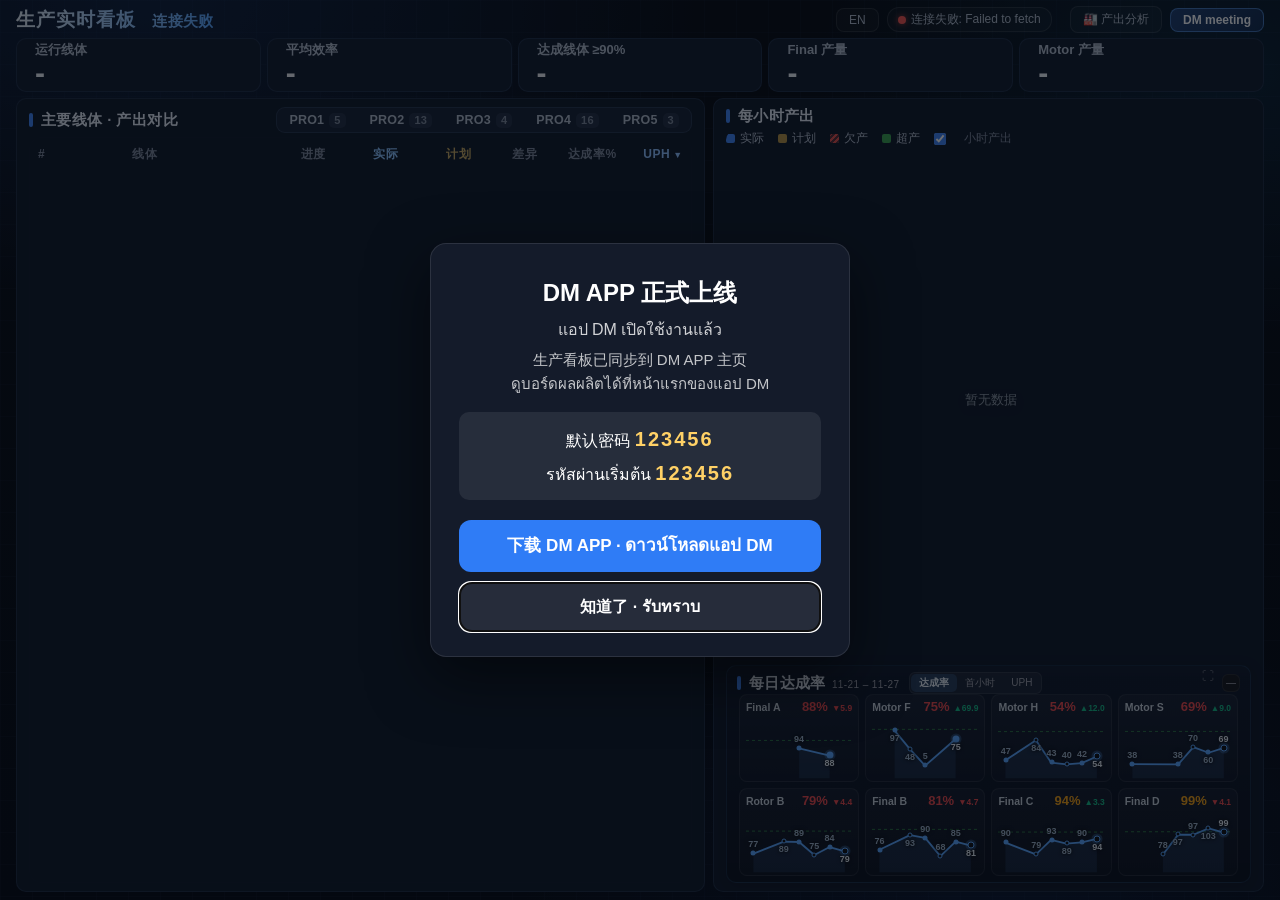
<file: index.html>
<!DOCTYPE html>
<html lang="zh-CN">
<head>
<meta charset="UTF-8">
<meta name="viewport" content="width=device-width, initial-scale=1.0">
<meta http-equiv="Cache-Control" content="no-cache, no-store, must-revalidate">
<meta http-equiv="Pragma" content="no-cache">
<meta http-equiv="Expires" content="0">
<title>生产实时看板 v8</title>
<meta name="theme-color" content="#000000">
<meta name="apple-mobile-web-app-capable" content="yes">
<meta name="mobile-web-app-capable" content="yes">
<meta name="apple-mobile-web-app-status-bar-style" content="black-translucent">
<meta name="apple-mobile-web-app-title" content="PDTIII看板">
<link rel="manifest" href="manifest.webmanifest">
<link rel="stylesheet" href="meeting.css?v=20261125e">
<link rel="apple-touch-icon" href="apple-touch-icon.png">
<link rel="icon" type="image/png" href="icon-192.png">
<style>
  :root {
    /* ★ 2026-09-27 UI 重设计: 背景改深空渐变+极光光效, 面板近黑深色+玻璃边缘
       原则: 突出数字对比度优先, 视觉为数据服务 */
    --bg: #09090b;                    /* 全局主背景: 中性石墨黑, 无噪点无强渐变 */
    --panel: rgba(18,18,21,.98);      /* 面板内底: 中性石墨 01半阶 (比背景亮半阶) */
    --panel2: rgba(18,18,21,.98);
    --border: rgba(255,255,255,.08);  /* 1px 工业级极细半透明边框 */
    --border-strong: rgba(255,255,255,.15);
    --border-soft: rgba(255,255,255,.06);
    /* 石墨/边缘 token (去发光 — 取代旧 --edge-hi/glow) */
    --edge-hi: rgba(255,255,255,.05);
    --edge-lo: rgba(255,255,255,.02);
    --glow-blue: rgba(255,255,255,.04);
    --glow-cyan: rgba(255,255,255,.03);
    /* 语义化状态色: 低饱和、克制 (取代高饱和荧光色) — 仅触发时点亮 */
    --green: #10b981;   /* Emerald 达成 */
    --orange: #f59e0b;  /* Amber 预警/接近 */
    --red: #ef4444;     /* 沉稳警示红 严重落后 */
    --gray: #a1a1aa;    /* 次要文字 */
    --muted: #52525b;   /* 无效/表头冷灰 */
    --white: #f4f4f5;   /* 主文字 95%白 */
    --blue: #3b82f6;    /* 科技蓝: 实际产出主色 */
  }
  * { margin: 0; padding: 0; box-sizing: border-box; }
  html, body { height: 100%; overflow: hidden; }
  body {
    /* ★ 2026-09-28 背景 V7: 接近纯黑。用户要求光束色不变、背景压近纯黑。
       大幅降低 radial 光斑的 alpha 与 RGB(仅保留极弱夜色层次), 基底纯黑 #000。
       (光束动效层 #bg-flow 不动色值, 只让底更黑突出光束。) */
    background: #000;
    background-image:
      radial-gradient(90% 75% at 14% -2%, rgba(12,16,28,.16), transparent 48%),
      radial-gradient(60% 70% at 92% 4%, rgba(9,13,24,.18), transparent 50%),
      radial-gradient(70% 60% at 30% 78%, rgba(7,11,20,.14), transparent 55%),
      radial-gradient(55% 55% at 85% 72%, rgba(6,10,18,.16), transparent 55%),
      radial-gradient(120% 100% at 50% 115%, rgba(5,8,14,.22), transparent 60%),
      linear-gradient(180deg, #000 0%, #000 45%, #010103 100%);
    background-attachment: fixed;
    color: var(--white);
    font-family: "Inter", -apple-system, "Segoe UI", "Microsoft YaHei", sans-serif;
    height: 100vh; overflow: hidden; position: relative;
    display: flex; flex-direction: column; padding: 10px 16px;
  }
  /* ★ 2026-09-28 背景层: 深海蓝压暗 + 降饱和, 絮状mesh明暗层次更清(高级感), 流动光晕克制动效 */
  #bg-aurora {
    position: fixed; inset: 0; z-index: 0; pointer-events: none; overflow: hidden;
  }
  #bg-aurora::before, #bg-aurora::after {
    content: ""; position: absolute; border-radius: 50%;
    filter: blur(130px); opacity: .38; will-change: transform;
  }
  #bg-aurora::before {
    width: 60vw; height: 60vw; left: -12vw; top: -16vh;
    background: radial-gradient(circle, rgba(48,116,210,.30), transparent 66%);
    /* 2026-09-28 静态: 取消流动动画 */
  }
  #bg-aurora::after {
    width: 52vw; height: 52vw; right: -16vw; bottom: -18vh;
    background: radial-gradient(circle, rgba(36,148,214,.24), transparent 66%);
    /* 2026-09-28 静态: 取消流动动画 */
  }
  /* 苹果式整体呼吸: 细碎慢速明暗脉动叠层, 制造可感知的动态渐变(不廉价不刺眼) */
  #bg-aurora i {
    position: absolute; inset: 0; pointer-events: none;
    background: radial-gradient(90% 80% at 30% 20%, rgba(30,66,130,.10), transparent 60%),
                radial-gradient(80% 90% at 75% 70%, rgba(20,52,110,.08), transparent 60%);
    /* 2026-09-28 静态: 取消整体呼吸动画 */
  }
  @keyframes aurora-breath {
    0%,100% { opacity: .6;  transform: scale(1); }
  }
  @keyframes aurora-a {
    0%,100% { transform: translate(0,0) scale(1);   opacity: .3; }
  }
  @keyframes aurora-b {
    0%,100% { transform: translate(0,0) scale(1);  opacity: .26; }
  }
  /* ★ 2026-09-28 流动渐变层: 固定全屏, 置于数据层(z-index:1)之下、背景之上 */
  /* 2026-09-28 静态背景: 关闭流动光场 canvas, 只保留 body 静态渐变 (对比大一点点) */
  #bg-flow {
    position: fixed; inset: 0; z-index: 0; pointer-events: none; display: none;
  }
  #scale-stage, #pages-wrap, #extra-modules { position: relative; z-index: 1; }
  /* ★ 2026-09-27 页面整体淡入 */
  /* 2026-09-28 静态: 取消页面淡入动画 */
  #scale-stage { animation: none; }
  @keyframes ui-fade { from { opacity: 0; } to { opacity: 1; } }
  /* ★ 2026-09-27 大标题/模块标题: 高亮冷白, 清晰 */
  .header h1, .panel h2 { color: #e8eef7; }
  @supports not ((-webkit-background-clip: text) or (background-clip: text)) {
    .header h1, .panel h2 { color: var(--gray); }
  }
  /* ★ 2026-09-27 KPI 数字微光晕 (恢复, 工业屏远看突出数字) — 语义色 + 柔和辉光 */
  .kpi .value { text-shadow: 0 1px 14px rgba(70,150,255,.35), 0 0 34px rgba(70,150,255,.14); }
  .kpi .value.green { color: var(--green); text-shadow: 0 1px 12px rgba(16,185,129,.4), 0 0 28px rgba(16,185,129,.16); }
  .kpi .value.orange { color: var(--orange); text-shadow: 0 1px 12px rgba(245,158,11,.38), 0 0 28px rgba(245,158,11,.15); }
  .kpi .value.red { color: var(--red); text-shadow: 0 1px 12px rgba(239,68,68,.42), 0 0 28px rgba(239,68,68,.16); }
  .kpi .value.blue { color: var(--blue); text-shadow: 0 1px 12px rgba(59,130,246,.4), 0 0 28px rgba(59,130,246,.16); }
  /* ★ 2026-09-27 无障碍: 用户偏好减少动效时, 全部静止 (光效停, hover 只留颜色) */
  @media (prefers-reduced-motion: reduce) {
    #bg-aurora::before, #bg-aurora::after, #bg-aurora i { animation: none !important; opacity: .3; }
    #scale-stage { animation: none !important; }
    .kpi, .panel { transition: border-color .18s; }
    .kpi .value { text-shadow: none; }
  }
  /* ★ 2026-10-01 低性能模式: 老旧设备卡顿主因是『静态但昂贵的GPU重绘』——
     全屏 blur(130px) 光斑 + backdrop-filter 毛玻璃 + KPI 文字发光 + 层级阴影。
     不『动』但每次数据轮询/重渲染都整屏重绘, 弱GPU(iGPU)负荷大。
     body.low-perf 全部砍掉: 只留纯底色, 数据可读性不变, 性能明显提升。
     触发: 弱设备自动 / prefers-reduced-motion / ?low=1 或 localStorage pdt_lowperf=1 */
  body.low-perf #bg-aurora::before, body.low-perf #bg-aurora::after,
  body.low-perf #bg-aurora i { display: none !important; }
  body.low-perf #bg-aurora { background: transparent; }
  body.low-perf * { backdrop-filter: none !important; -webkit-backdrop-filter: none !important; }
  body.low-perf .kpi .value { text-shadow: none !important; }
  body.low-perf .panel, body.low-perf .kpi { box-shadow: none !important; }
  /* ★ 画布容器 (v4 纯响应式): 占满视口, 永不滚动
     日常模式=仅原看板; 作战模式=原看板+扩展模块, flex按比例分配空间 */
  #scale-stage {
    flex: 1; min-height: 0;
    display: flex; flex-direction: column;
    width: 100%;
  }
  #pages-wrap {
    width: 100%; flex: 1; min-height: 0; display: flex; flex-direction: column;
  }
  /* ★ 扩展模块区 (作战模式显示): 底部一行三列 [出勤窄条|Top3汇总|趋势分析], 不挤压原看板最小空间 */
  .ex-btn { font-size: 11px; padding: 3px 10px; border: 1px solid #2c3646; border-radius: 6px; background: #1b2330; color: #c8d2e0; cursor: pointer; }
  .ex-btn:hover { background: #263044; }
  #extra-modules {
    display: none; flex-direction: row; gap: 10px; margin-top: 12px;
    flex-shrink: 0; padding-right: 4px; align-items: stretch; position: relative;
  }
  /* 作战模式垂直 3:2 分配: 原看板占 60% (3/5) + 新增模块占 40% (2/5), 固定比例不挤压 */
  body.battle-mode #pages-wrap { flex: 0 0 66%; }
  body.battle-mode #extra-modules { flex: 0 0 34%; min-height: 0; margin-top: 6px; }
  /* 出勤窄条: 最左, 占底部行宽 1/5 最多 (20%), 可拖拽改宽 */
  .att-narrow { width: 20%; min-width: 150px; max-width: 220px; flex: 0 0 20%; min-height: 0; }
  .att-narrow .ex-body { display: flex; flex-direction: column; gap: 3px; }
  .att-row {
    display: flex; justify-content: space-between; align-items: center; gap: 6px;
    font-size: 10.5px; padding: 3px 8px; border-radius: 6px; background: var(--panel2);
  }
  .att-row .att-ws { color: var(--gray); font-weight: 600; }
  .att-row .att-rate { font-weight: 700; }
  /* 趋势分析: 最右, 占底部行宽 2/5 (40%), 可左右拖拽拉伸 */
  .trend-wide { flex: 0 0 50%; min-width: 0; min-height: 0; display: flex; flex-direction: column; }
  .trend-wide .ex-body { flex: 1; min-height: 0; display: flex; flex-direction: column; gap: 4px; }
  /* 问题点汇总: 中间, 弹性吸收拖拽后剩余 */
  #mod-problems { flex: 1 1 30%; min-width: 0; min-height: 0; display: flex; flex-direction: column; }
  #mod-problems .ex-body { flex: 1; min-height: 0; overflow: hidden; } /* 2026-08-20 14:05 去滚轮: 内容自动缩放适配 */
  /* ── 上下模块字体统一 v2: 除标题外全部同一字号 10.5px (2026-08-20 11:57) ── */
  #extra-modules .ex-card, #extra-modules .ex-card .ex-body, #extra-modules .ex-card .mod-table,
  #extra-modules .ex-card .mod-table th, #extra-modules .ex-card .prob-top, #extra-modules .ex-card .att-row,
  #extra-modules .ex-card .prob-time, #extra-modules .ex-card .prob-txt, #extra-modules .ex-card .prob-lineimp,
  #extra-modules .ex-card .ex-src, #extra-modules .ex-card .ex-hint,
  #extra-modules .ex-card .att-line, #extra-modules .ex-card .att-val,
  #extra-modules .ex-card td, #extra-modules .ex-card th { font-size: 9.5px !important; }
  #extra-modules .ex-card h2 { font-size: 11px; margin: 0; }
  #extra-modules .ex-card .ex-btn { font-size: 9.5px; padding: 1px 7px; }
  /* 2026-08-20 14:05 已删除 font-size:inherit 规则 — 它让日常模式表格继承 body 默认16px 导致字体变大; v7 无此规则, 日常模式恢复 table 11.5px 默认 */
  body.battle-mode #pages-wrap table { font-size: 11.5px; }
  /* ★ 2026-09-02 v5.31: 详情模式表格不允许横向滚轮 — table-layout:fixed 按比例分列(宽=容器宽, 永不溢出),
     表头允许换行(两行显示), 数据列右对齐完整显示; overflow-x:hidden 兜底 + body 级防溢出 */
  body.battle-mode { overflow-x: hidden; }
  body.battle-mode #pages-wrap .table-scroll { overflow-x: hidden; }
  body.battle-mode #pages-wrap #mainTable { table-layout: fixed; }
  body.battle-mode #pages-wrap #mainTable th { white-space: normal; line-height: 1.3; }
  body.battle-mode #pages-wrap #mainTable th:nth-child(1) { width: 4%; }   /* # */
  body.battle-mode #pages-wrap #mainTable th:nth-child(2) { width: 19%; }  /* 线体 */
  body.battle-mode #pages-wrap #mainTable th:nth-child(3) { width: 27%; }  /* 条形图(Output) */
  body.battle-mode #pages-wrap #mainTable th:nth-child(8) { width: 8%; }   /* UPH */
  body.battle-mode #pages-wrap th { font-size: 10.5px; font-weight: 700; }
  body.battle-mode #pages-wrap td { font-weight: 700; }
  body.battle-mode #pages-wrap .line-name { font-size: 13px; font-weight: 800; }
  body.battle-mode #pages-wrap .kpi .value { font-size: 12px; }
  body.battle-mode #pages-wrap h1 { font-size: 12.5px; }
  body.battle-mode #pages-wrap h2 { font-size: 10px; }
  body.battle-mode #pages-wrap .kpi .label { font-size: 9px; }
  /* ── 问题点模块紧凑化 (2026-08-20 15:20 小屏不溢出: 压缩表格内距) ── */
  body.battle-mode #extra-modules .mod-table th { padding: 2px 5px; }
  body.battle-mode #extra-modules .mod-table td { padding: 1px 5px; }
  body.battle-mode #extra-modules .prob-top { padding: 0; line-height: 1.35; }
  body.battle-mode #extra-modules .prob-summary { padding: 3px 8px; margin-bottom: 4px; }
  /* 拖拽手柄: 绝对定位悬浮在 problems 与 trend 之间的 10px 缝隙中, 不占布局空间 → 所有模块缝隙统一 10px */
  .trend-handle {
    position: absolute; top: 0; bottom: 0; width: 10px; z-index: 5;
    cursor: col-resize; background: transparent; border-radius: 4px;
  }
  .trend-handle::before {
    content: ""; position: absolute; left: 3px; top: 10%; bottom: 10%; width: 3px;
    background: var(--border); border-radius: 2px; transition: background .15s;
  }
  .trend-handle:hover::before { background: var(--blue); }
  #trend-lines { display: flex; flex-wrap: wrap; gap: 3px 4px; flex-shrink: 0; }
  .trend-line-pick {
    display: inline-flex; align-items: center; gap: 3px; cursor: pointer;
    font-size: 9px; color: var(--gray); padding: 1px 5px; border-radius: 6px;
    background: var(--panel2); border: 1px solid var(--border); user-select: none;
  }
  .trend-line-pick.on { color: var(--white); border-color: var(--blue); background: rgba(88,166,255,.12); font-weight: 700; }
  .trend-line-pick .dot { width: 6px; height: 6px; border-radius: 50%; display: inline-block; flex-shrink: 0; }
  #chartTrend { flex: 1; width: 100%; min-height: 0; overflow: hidden; display: grid; grid-template-columns: 1fr 1fr 1fr 1fr; grid-auto-rows: 1fr; gap: 6px; padding: 2px; }
  /* 2026-11-09 每日达成率卡片 成品化 */
  .spark-card { background: linear-gradient(180deg, rgba(255,255,255,.035), rgba(255,255,255,.01)); border: 1px solid rgba(255,255,255,.07);
    border-radius: 8px; padding: 5px 6px 3px; display: flex; flex-direction: column; min-width: 0; min-height: 0; cursor: pointer;
    transition: border-color .15s, background .15s; }
  .spark-card:hover { border-color: rgba(88,166,255,.55); background: rgba(88,166,255,.06); }
  .spark-head { display: flex; align-items: baseline; gap: 4px; white-space: nowrap; flex-shrink: 0; }
  .spark-name { font-weight: 700; font-size: 10.5px; color: #c9d1d9; overflow: hidden; text-overflow: ellipsis; min-width: 0; flex-shrink: 0; max-width: 60%; }
  .spark-val { font-weight: 800; font-size: 13px; line-height: 1; margin-left: auto; font-variant-numeric: tabular-nums; flex-shrink: 0; }
  .spark-arrow { font-size: 8.5px; font-weight: 700; flex-shrink: 0; font-variant-numeric: tabular-nums; }
  .sp-ok { color: var(--green); } .sp-warn { color: var(--orange); } .sp-bad { color: var(--red); }
  .sp-up { color: var(--green); } .sp-down { color: var(--red); } .sp-flat { color: var(--gray); }
  .spark-val:not(.sp-ok):not(.sp-warn):not(.sp-bad) { color: #e6edf3; }
  .spark-svg { flex: 1; width: 100%; min-height: 0; display: block; }
  .spark-svg-wrap { position: relative; flex: 1; min-height: 24px; margin-top: 2px; }
  .spark-svg-wrap .spark-svg { position: absolute; inset: 0; width: 100%; height: 100%; overflow: visible; }
  .spark-line { fill: none; stroke: #58a6ff; stroke-width: 1.8; stroke-linejoin: round; stroke-linecap: round; }
  .spark-area { fill: rgba(88,166,255,.12); }
  .spark-target { stroke: rgba(63,185,80,.55); stroke-width: 1; stroke-dasharray: 3 3; }
  .sp-dot { position: absolute; width: 5px; height: 5px; border-radius: 50%; background: #58a6ff; transform: translate(-50%,-50%); pointer-events: none; }
  .sp-dot.last { width: 7px; height: 7px; box-shadow: 0 0 0 2px rgba(88,166,255,.25); }
  .sp-dot.hollow { background: var(--bg); border: 1.5px solid #58a6ff; box-sizing: border-box; }
  /* 数据标签: 跟随数据点, 背景色描边防压线 */
  .spark-label { position: absolute; font-size: 9px; font-weight: 700; line-height: 1; white-space: nowrap; color: #9fb3c8;
    font-variant-numeric: tabular-nums; text-shadow: 0 0 2px var(--bg), 0 0 4px var(--bg); pointer-events: none; }
  .spark-label.last { color: #e6edf3; font-weight: 800; }
  /* 模块头: 标题 + 日期范围 + 分段切换 */
  .trend-head { display: flex; align-items: center; gap: 8px; margin: 0 0 4px; flex-wrap: nowrap; }
  .trend-title { font-size: 12px; font-weight: 700; margin: 0; white-space: nowrap; line-height: 1.2; }
  .trend-range { margin-left: 6px; font-size: 10px; font-weight: 500; color: var(--gray); font-variant-numeric: tabular-nums; }
  .trend-seg { display: inline-flex; background: rgba(255,255,255,.05); border: 1px solid rgba(255,255,255,.08); border-radius: 6px; padding: 1px; }
  .trend-seg button { background: none; border: 0; color: var(--gray); font: inherit; font-size: 10px; padding: 1px 8px; border-radius: 5px; cursor: pointer; line-height: 16px; }
  .trend-seg button.on { background: rgba(88,166,255,.18); color: #e6edf3; font-weight: 700; }
  .trend-seg button:focus-visible { outline: 2px solid #58a6ff; outline-offset: 1px; }
  /* 问题点嵌入线体行下方 */
  tr.prob-subrow td {
    background: rgba(88,166,255,.045); padding: 2px 8px 7px 26px;
    border-bottom: 1px dashed #3a3a42;
  }
  tr.prob-subrow:hover td { background: rgba(88,166,255,.07); }
  .prob-inline { font-size: 10.5px; color: var(--orange); line-height: 1.55; display: flex; flex-wrap: wrap; gap: 4px 14px; }
  .prob-inline .prob-item { display: inline-flex; gap: 6px; }
  .prob-inline .prob-time { color: var(--blue); font-weight: 600; }
  .prob-inline .prob-txt { color: #d4b06a; }
  .prob-inline .prob-imp { color: var(--red); font-weight: 700; }
  .prob-none { color: var(--gray); font-size: 10px; opacity: .8; }
  .ex-head { display: flex; align-items: center; justify-content: space-between; }
  .ex-title { font-size: 10px; font-family: Consolas, monospace; letter-spacing: .3em; color: var(--gray); }
  .ex-btn {
    background: var(--panel2); color: var(--blue); border: 1px solid rgba(88,166,255,.35);
    border-radius: 10px; padding: 2px 10px; font-size: 11px; cursor: pointer;
  }
  .ex-btn:hover { background: rgba(88,166,255,.15); }
  .ex-btn:focus-visible, .trend-line-pick:focus-visible, .ex-collapse:focus-visible { outline: 2px solid rgba(88,166,255,.75); outline-offset: 2px; }
  .ex-card {
    /* ★ 2026-09-28 统一面板风: 与主面板(.panel/.kpi)同款玻璃渐变, 且比大背景更深一档, 边框淡化 */
    background: linear-gradient(180deg, rgba(13,20,36,.62) 0%, rgba(8,13,26,.84) 55%, rgba(6,10,20,.93) 100%);
    border: 1px solid rgba(90,180,255,.13); border-radius: 10px;
    padding: 6px 10px; box-shadow: 0 4px 14px rgba(0,0,0,.25);
    backdrop-filter: blur(10px) saturate(120%);
  }
  .ex-card:hover { border-color: rgba(120,200,255,.22); }
  #pages-wrap .chart-box { border-radius: 10px; }
  /* ★ 2026-09-30 基础(daily)页专属 Rate Trend: 右栏小时图下方, 宽度对齐; 详情/作战页隐藏此副本(仍用底部 mod-trend), 两边互不影响 */
  body.battle-mode #mod-trend-base { display: none !important; }
  body:not(.battle-mode) #pages-wrap .chart-col .chart-box { flex: 1 1 66%; }
  body:not(.battle-mode) #mod-trend-base { flex: 0 0 34%; min-height: 0; overflow: hidden; }
  /* 基础趋势卡: 头部+模式按钮单行, 图表吃满剩余高度 */
  #mod-trend-base .ex-card-head { margin-bottom: 0; }
  #mod-trend-base .ex-card-head h2 { margin: 0; }
  #mod-trend-base .ex-src { display: none; }
  #mod-trend-base .ex-body { min-height: 0; }
  #mod-trend-base #chartTrendBase { flex: 1; min-height: 0; display: grid; grid-template-columns: repeat(4, minmax(0, 1fr)); grid-auto-rows: minmax(0, 1fr); gap: 6px; padding: 0 2px; }

  #pages-wrap #chartBar { filter: drop-shadow(0 3px 5px rgba(0,0,0,.16)); }
  .ex-card-head { display: flex; align-items: center; gap: 10px; margin-bottom: 5px; }
  .ex-card-head h2 { font-size: 13px; color: var(--white); font-weight: 700; letter-spacing: .5px; }
  .ex-src { font-size: 10px; color: var(--gray); background: var(--panel2); border: 1px solid var(--border); border-radius: 8px; padding: 1px 8px; }
  .ex-collapse {
    margin-left: auto; width: 22px; height: 22px; border-radius: 6px;
    background: var(--panel2); color: var(--gray); border: 1px solid var(--border);
    font-size: 13px; line-height: 1; cursor: pointer;
  }
  .ex-collapse:hover { color: var(--red); border-color: rgba(248,81,73,.5); }
  /* 2026-08-20 15:30 扩展弹窗: 模块标题栏右上角小图标 (不占布局空间, 绝对定位) */
  .ex-expand {
    position: absolute; top: 2px; right: 34px;
    width: 16px; height: 16px; border-radius: 4px; padding: 0; line-height: 14px;
    background: transparent; color: var(--gray); border: none; font-size: 12px;
    cursor: pointer; z-index: 5; opacity: .6; transition: opacity .15s;
  }
  .ex-expand:hover { opacity: 1; color: var(--blue); background: rgba(88,166,255,.12); }
  .ex-card { position: relative; }
  .ex-body { font-size: 11.5px; }
  .ex-table { width: 100%; border-collapse: collapse; font-size: 11.5px; }
  .ex-table th { text-align: center; padding: 5px 6px; color: var(--gray); font-weight: 600; border-bottom: 1px solid var(--border); font-size: 10.5px; }
  .ex-table td { text-align: center; padding: 7px 6px; border-bottom: 1px solid var(--border-soft); font-variant-numeric: tabular-nums; }
  .ex-table td:first-child { text-align: left; }
  .ex-table tr:hover td { background: var(--panel2); }
  .rate-ok { color: var(--green); font-weight: 700; }
  .rate-warn { color: var(--orange); font-weight: 700; }
  .rate-bad { color: var(--red); font-weight: 700; }
  .ex-tools { display: flex; align-items: center; gap: 10px; margin-top: 8px; }
  .ex-hint { font-size: 10px; color: var(--gray); }
  .prob-cell { white-space: pre-wrap; line-height: 1.45; }
  .mod-table { width: 100%; border-collapse: collapse; font-size: 11px; table-layout: fixed; }
  .mod-table th { text-align: center; padding: 4px 5px; color: var(--gray); font-weight: 600; border-bottom: 1px solid var(--border); font-size: 10px; }
  .mod-table td { text-align: left; padding: 3px 5px; border-bottom: 1px solid var(--border-soft); }
  .mod-table td.num { text-align: center; }
  .mod-table tr:hover td { background: var(--panel2); }
  .prob-del { background: none; border: none; color: var(--red); cursor: pointer; font-size: 12px; padding: 0 4px; opacity: .6; }
  .prob-del:hover { opacity: 1; }
  /* Top3 汇总样式 */
  .prob-summary { font-size: 10.5px; color: var(--white); background: var(--panel2); border: 1px solid var(--border-soft); border-radius: 6px; padding: 5px 9px; margin-bottom: 6px; line-height: 1.5; }
  .prob-line { font-weight: 700; color: var(--white); font-size: 11px; }
  .prob-lineimp { font-size: 9px; color: var(--gray); font-weight: 400; margin-top: 2px; }
  .prob-top { display: flex; align-items: flex-start; gap: 5px; padding: 3px 0; font-size: 10.5px; line-height: 1.45; }
  .prob-rank { font-size: 11px; font-weight: 700; flex-shrink: 0; line-height: 1.45; }
  /* 2026-08-21 13:45: prob-main 包裹问题名+影响+次数, prob-times 独立一行时段 (不再用 <br> 挤在 flex 里) */
  .prob-main { flex: 1 1 auto; min-width: 0; display: block; }
  .prob-cnt { color: var(--orange); font-weight: 700; margin-left: 4px; }
  .prob-imp { color: var(--red); font-weight: 700; margin-left: 4px; }
  .prob-times { font-size: 9px; color: var(--gray); margin-top: 2px; line-height: 1.4; }
  /* 2026-08-21 13:45 fix: 长问题名完整换行显示(不再 nowrap 截断省略), 由 fitProbFont 自动缩字号防溢出 */
  .prob-cell .prob-txt { white-space: normal; word-break: break-all; overflow-wrap: anywhere; flex: 1 1 auto; min-width: 0; }
  #prob-body .prob-summary { white-space: nowrap; overflow: hidden; text-overflow: ellipsis; }
  .prob-rank.r1 { color: var(--red); }
  .prob-rank.r2 { color: var(--orange); }
  .prob-rank.r3 { color: var(--gray); }
  .ex-modal { position: fixed; inset: 0; background: rgba(0,0,0,.65); display: none; align-items: center; justify-content: center; z-index: 200; }
  .ex-modal.open { display: flex; }
  .ex-modal-box { background: var(--panel); border: 1px solid var(--border); border-radius: 12px; padding: 16px; width: 560px; max-height: 82vh; overflow-y: auto; }
  .ex-modal-box h3 { font-size: 14px; margin-bottom: 12px; }
  /* 2026-08-20 15:30 详情大弹窗: 占屏幕 2/3, 模块扩展查看 */
  .detail-modal { position: fixed; inset: 0; background: rgba(0,0,0,.72); display: none; align-items: center; justify-content: center; z-index: 300; }
  .detail-modal.open { display: flex; }
  .detail-box {
    background: var(--panel); border: 1px solid var(--border); border-radius: 12px;
    width: 80%; height: 78%; max-width: 1500px; display: flex; flex-direction: column;
    box-shadow: 0 18px 60px rgba(0,0,0,.5); overflow: hidden;
  }
  .detail-head { display: flex; align-items: center; gap: 12px; padding: 10px 16px; border-bottom: 1px solid var(--border); flex-shrink: 0; }
  .detail-head h3 { font-size: 14px; margin: 0; }
  .detail-head .ex-src { margin-left: auto; }
  .detail-close {
    width: 26px; height: 26px; border-radius: 6px; background: var(--panel2); color: var(--gray);
    border: 1px solid var(--border); font-size: 14px; line-height: 1; cursor: pointer;
  }
  .detail-close:hover { color: var(--red); border-color: rgba(248,81,73,.5); }
  .detail-body { flex: 1; min-height: 0; padding: 12px 16px; overflow-y: auto; display: flex; flex-direction: column; }
  .detail-body canvas { flex: 1; width: 100%; height: auto; min-height: 0; }
  .detail-modes { display: flex; gap: 6px; flex-shrink: 0; flex-wrap: wrap; }
  .detail-mode-btn {
    background: var(--panel2); color: var(--gray); border: 1px solid var(--border);
    border-radius: 8px; padding: 2px 10px; font-size: 10px; cursor: pointer;
  }
  .detail-mode-btn.on { color: var(--white); border-color: var(--blue); background: rgba(88,166,255,.15); font-weight: 700; }
  .ex-form { display: flex; flex-direction: column; gap: 8px; }
  .ex-form label { font-size: 11px; color: var(--gray); }
  .ex-form input, .ex-form textarea, .ex-form select {
    background: var(--panel2); border: 1px solid var(--border); color: var(--white);
    border-radius: 6px; padding: 5px 8px; font-size: 12px; width: 100%;
  }
  .ex-form-row { display: grid; grid-template-columns: 1fr 1fr; gap: 8px; }
  .ex-form-actions { display: flex; justify-content: flex-end; gap: 8px; margin-top: 10px; }
  .header {
    display: flex; justify-content: space-between; align-items: center;
    flex-wrap: wrap; gap: 6px; margin-bottom: 8px; flex-shrink: 0;
  }
  .header .title-wrap { display: flex; align-items: baseline; gap: 10px; flex-wrap: wrap; }
  .header h1 {
    font-size: 21px; letter-spacing: 2px; font-weight: 700;
    background: linear-gradient(90deg, #e6edf3, #58a6ff);
    -webkit-background-clip: text; -webkit-text-fill-color: transparent;
    background-clip: text;
  }
  .period-label { font-size: 17px; color: #ffffff; font-weight: 700; letter-spacing: 0; margin-left: 12px; white-space: nowrap; }
  .header-right { display: flex; align-items: center; gap: 8px; }
  /* ★ 作战模式紧凑重排 (body.battle-mode): 原看板整体缩小字号/间距, 给底部模块腾空间, 不缩放不滚动 */
  body.battle-mode .header { margin-bottom: 3px; }
  body.battle-mode .header h1 { font-size: 14px; letter-spacing: 1px; }
  body.battle-mode .period-label { font-size: 11.5px; margin-left: 6px; }
  body.battle-mode .stall-banner { padding: 1px 8px; margin-bottom: 3px; font-size: 9.5px; }
  body.battle-mode .kpis { gap: 3px; margin-bottom: 3px; }
  body.battle-mode .kpi { padding: 3px 7px; }
  body.battle-mode .kpi .value { font-size: 14px; }
  body.battle-mode .kpi .label { font-size: 8.5px; }
  body.battle-mode .kpi .sub { font-size: 8px; }
  body.battle-mode .panel { padding: 4px 8px; }
  body.battle-mode .panel-head { margin-bottom: 2px; }
  body.battle-mode .panel h2 { font-size: 9.5px; }
  body.battle-mode td { padding: 8px 10px; }
  body.battle-mode th { padding: 4px 10px; font-size: 9px; }
  body.battle-mode .legend { font-size: 9.5px; margin-bottom: 2px; }
  body.battle-mode .btn { padding: 2px 9px; font-size: 10.5px; }
  .conn-status { display: inline-flex; align-items: center; gap: 5px; font-size: 11px; color: var(--gray); background: #000000; border: 1px solid #2a2a31; border-radius: 12px; padding: 3px 10px; }
  .conn-status .dot { width: 8px; height: 8px; border-radius: 50%; background: #d29922; }
  .conn-status.ok .dot { background: #3fb950; box-shadow: 0 0 6px rgba(63,185,80,.6); }
  .conn-status.warn .dot { background: #d29922; }
  .conn-status.err .dot { background: #f85149; box-shadow: 0 0 6px rgba(248,81,73,.6); }
  .conn-status.rest .dot { background: #8b949e; }
  .conn-status.rest { color: #8b949e; border-style: dashed; }
  /* ★ 2026-09-15 实时时钟: 与连接状态同排, 更小更灰(与统计周期分开放, 标题不再混秒) */
  .clock { font-size: 10px; color: rgba(139,148,158,.78); font-variant-numeric: tabular-nums; letter-spacing: .4px; white-space: nowrap; margin-left: 2px; }
  @keyframes pulse {
    0% { box-shadow: 0 0 0 0 rgba(63,185,80,.5); }
    70% { box-shadow: 0 0 0 8px rgba(63,185,80,0); }
    100% { box-shadow: 0 0 0 0 rgba(63,185,80,0); }
  }
  .btn {
    background: var(--panel2); color: var(--blue); border: 1px solid rgba(88,166,255,.35);
    border-radius: 12px; padding: 4px 12px; font-size: 12px; cursor: pointer;
    transition: background .15s; white-space: nowrap;
  }
  .btn:hover { background: rgba(88,166,255,.15); }
  .btn-sm { padding: 2px 8px; font-size: 10.5px; }
  .ws-btns { display: flex; flex-wrap: wrap; gap: 4px; justify-content: flex-end; }
  .ws-btn {
    background: var(--panel2); color: var(--gray); border: 1px solid var(--border);
    border-radius: 10px; padding: 1px 9px; font-size: 10.5px; cursor: pointer; white-space: nowrap;
    transition: background .15s, color .15s, border-color .15s; line-height: 1.7;
  }
  .ws-btn:hover { background: rgba(88,166,255,.12); color: var(--blue); }
  .ws-btn.on { background: rgba(88,166,255,.18); color: var(--blue); border-color: rgba(88,166,255,.6); font-weight: 700; }
  .ws-btn:disabled { opacity: .38; cursor: not-allowed; }
  .ws-btn .wc { opacity: .65; font-size: 9.5px; margin-left: 3px; }
  .ws-sel-label { margin-left: 8px; font-size: 11px; color: var(--blue); font-weight: 700; letter-spacing: .3px; }
  /* ★ 2026-09-04 小时产出图当前车间标签 (随车间切换); 选中车间时胶囊高亮突出 */
  .chart-ws-label { margin-left: 8px; font-size: 11px; color: var(--green); font-weight: 700; letter-spacing: .3px; }
  .chart-ws-label.sel { background: rgba(63,185,80,.16); border: 1px solid rgba(63,185,80,.55); color: #6ee77f; font-size: 12px; font-weight: 800; padding: 2px 10px; border-radius: 10px; letter-spacing: .5px; }
  .chart-ws-label:not(.sel) { opacity: .75; }
  .ws-empty-hint { color: var(--gray); font-size: 11px; padding: 10px 4px; text-align: center; }
  /* ★ 2026-09-10 改动A: PRO2R 分组子标题行 */
  tr.pro2-subhead td { background: rgba(90,140,240,.14) !important; color: #3b5bdb; font-size: 11px; font-weight: 800; letter-spacing: .5px; text-align: left; padding: 4px 8px; }
  .head-grid { display: grid; grid-template-columns: repeat(3, 1fr); gap: 8px 14px; }
  .head-item { display: flex; align-items: center; gap: 8px; font-size: 12px; }
  .head-item .hn { flex: 1; color: var(--white); white-space: nowrap; overflow: hidden; text-overflow: ellipsis; }
  .head-item input { width: 64px; background: var(--panel2); border: 1px solid var(--border); color: var(--white); border-radius: 6px; padding: 4px 8px; font-size: 12px; }
  .stall-banner {
    display: none; align-items: center; gap: 8px;
    background: rgba(248,81,73,.14); border: 1px solid rgba(248,81,73,.45);
    border-radius: 8px; padding: 6px 12px; margin-bottom: 8px;
    font-size: 13px; color: var(--red); font-weight: 600; flex-shrink: 0;
    /* 2026-09-28 静态: 取消横幅闪烁 */
  }
  .stall-banner .slist { font-weight: 400; color: var(--white); }
  @keyframes blink { 0%,100% { opacity: 1; } 50% { opacity: .55; } }
  .kpis { display: grid; grid-template-columns: repeat(5, 1fr); gap: 6px; margin-bottom: 10px; flex-shrink: 0; }
  .kpi {
    /* ★ 2026-09-28 模块颜色不可比大背景浅: 整体压深到深海底一档, 半透明渐变保留玻璃感, 边框淡化 */
    background: linear-gradient(180deg, rgba(13,20,36,.62) 0%, rgba(8,13,26,.84) 55%, rgba(6,10,20,.93) 100%);
    border: 1px solid rgba(90,180,255,.14);
    border-radius: 10px; padding: 4px 12px;
    box-shadow: 0 6px 18px rgba(0,0,0,.35), inset 0 1px 0 rgba(255,255,255,.05);
    backdrop-filter: blur(14px) saturate(125%);
    -webkit-backdrop-filter: blur(14px) saturate(125%);
    min-width: 0; display: flex; flex-direction: column; justify-content: center;
    position: relative;
    transition: border-color .18s, background-color .18s;
  }
  .kpi:hover {
    border-color: rgba(120,200,255,.3);
    background: linear-gradient(180deg, rgba(17,26,44,.66) 0%, rgba(10,16,30,.86) 55%, rgba(7,12,22,.94) 100%);
  }
  .kpi-top { display: flex; justify-content: space-between; align-items: center; gap: 6px; min-width: 0; }
  .kpi .label { font-size: 12.5px; color: var(--gray); font-weight: 700; display: flex; align-items: center; gap: 5px; white-space: nowrap; min-width: 0; }
  .kpi .value { font-size: 22px; font-weight: 700; line-height: 1.1; letter-spacing: .5px; flex-shrink: 0; font-variant-numeric: tabular-nums; }
  .kpi .sub { font-size: 11px; color: var(--gray); margin-top: 1px; white-space: nowrap; overflow: hidden; text-overflow: ellipsis; }
  .kpi .value.green { color: var(--green); }
  .kpi .value.orange { color: var(--orange); }
  .kpi .value.red { color: var(--red); }
  .kpi .value.blue { color: var(--blue); }
  .main-grid {
    display: grid; grid-template-columns: 1.25fr 1fr; gap: 10px;
    flex: 1; min-height: 0;
  }
  .panel {
    /* ★ 2026-09-28 模块颜色不可比大背景浅: 整体压深到深海底一档, 半透明渐变保留玻璃感, 边框淡化 */
    background: linear-gradient(180deg, rgba(13,20,36,.62) 0%, rgba(8,13,26,.84) 55%, rgba(6,10,20,.93) 100%);
    border: 1px solid rgba(90,180,255,.12);
    border-radius: 10px; padding: 8px 12px;
    box-shadow: 0 8px 24px rgba(0,0,0,.4), inset 0 1px 0 rgba(255,255,255,.04);
    backdrop-filter: blur(12px) saturate(120%);
    -webkit-backdrop-filter: blur(12px) saturate(120%);
    display: flex; flex-direction: column; min-height: 0; min-width: 0;
    position: relative;
    transition: border-color .18s, background-color .18s;
  }
  .panel:hover {
    border-color: rgba(120,200,255,.3);
    background: linear-gradient(180deg, rgba(17,26,44,.66) 0%, rgba(10,16,30,.86) 55%, rgba(7,12,22,.94) 100%);
  }
  .panel-head {
    display: flex; justify-content: space-between; align-items: center;
    margin-bottom: 4px; flex-shrink: 0;
  }
  .panel h2 { font-size: 12.5px; color: #cdd8e8; font-weight: 700; letter-spacing: .5px; }
  .table-scroll { overflow-y: hidden; flex: 1; min-height: 0; }  /* ★ 2026-09-04: 去滚轮 — 行高由 fitMainTable 均分填满, 永不溢出 */
  table { width: 100%; border-collapse: collapse; font-size: 11.5px; }
  th {
    text-align: right; padding: 3px 6px; color: var(--gray);
    font-weight: 500; border-bottom: 1px solid var(--border); white-space: nowrap;
    font-size: 11px; position: sticky; top: 0;
    background: rgba(10,14,20,.98); z-index: 1;  /* ★ 2026-09-27: sticky 表头用近不透明, 滚动不透出 */
  }
  th:first-child, td:first-child { text-align: left; }
  th[data-sort] { cursor: pointer; user-select: none; }
  th[data-sort]:hover { color: var(--white); }
  th[data-sort].sorted { color: var(--blue); }
  th[data-sort].sorted.desc::after { content: " ▼"; font-size: 9px; }
  th[data-sort].sorted.asc::after { content: " ▲"; font-size: 9px; }
  td { text-align: right; padding: 8px 8px; border-bottom: 1px solid var(--border-soft); font-variant-numeric: tabular-nums; }
  /* ★ 2026-09-04 数据列表行高自适应(布满屏幕) + 主表启用 fixed 布局让行高被严格尊重
     主表行高由 fitMainTable() 动态计算 = 面板可用高度 ÷ 行数; fixed 布局下 td.height 才会被实行(auto 会按内容重算)。
     仅日常模式(非 detail)生效, detail 模式保留其既有布局。固定 8 列百分比宽度。 */
  body:not(.battle-mode) #mainTable { table-layout: fixed; }
  body:not(.battle-mode) #mainTable th:nth-child(1) { width: 4%; }
  body:not(.battle-mode) #mainTable th:nth-child(2) { width: 18%; }
  body:not(.battle-mode) #mainTable th:nth-child(3) { width: 24%; }
  body:not(.battle-mode) #mainTable th:nth-child(4) { width: 9%; }
  body:not(.battle-mode) #mainTable th:nth-child(5) { width: 9%; }
  body:not(.battle-mode) #mainTable th:nth-child(6) { width: 8%; }
  body:not(.battle-mode) #mainTable th:nth-child(7) { width: 11%; }
  body:not(.battle-mode) #mainTable th:nth-child(8) { width: 8%; }
  body:not(.battle-mode) #mainTable th { white-space: nowrap; }
  #mainTable td, #mainTable th { vertical-align: middle; }
  #mainTable td { padding: 3px 6px; font-weight: 700; }  /* ★ 2026-09-04: 产出数据加粗与详细页一致(原缺, detail 有 #pages-wrap td 700) */
  /* ★ 2026-09-04: 产出数字(Actual/Plan/差异/达成率/UPH)加大字号, 更清晰 */
  /* ★ 2026-09-04 v2: 再加大一号 — 数字列 13px→15px, 线体名 14px(原继承表 11.5px) */
  /* ★ 2026-09-16: 再加大 — 数字列 15px→17px, 线体名 14px→16px (日常模式); 数字列加粗 800 */
  #mainTable td:nth-child(4), #mainTable td:nth-child(5), #mainTable td:nth-child(6),
  #mainTable td:nth-child(7), #mainTable td:nth-child(8) { font-size: 17px; font-weight: 800; }
  /* ★ 2026-09-16: 紧凑模式数字也加大一点点+加粗 — 13px→14px, 800 */
  body.battle-mode #mainTable td:nth-child(4), body.battle-mode #mainTable td:nth-child(5),
  body.battle-mode #mainTable td:nth-child(6), body.battle-mode #mainTable td:nth-child(7),
  body.battle-mode #mainTable td:nth-child(8) { font-size: 14px; font-weight: 800; }  /* detail模式较窄, 只加1px防溢出 */
  #mainTable th { padding: 3px 6px; }
  /* ★ 2026-09-04 v2: 线体名加大 (基础模式 14px; detail 模式 12.5px) */
  #mainTable td.line-name { font-size: 16px; font-weight: 800; }
  body.battle-mode #mainTable td.line-name { font-size: 13.5px; }
  /* ★ 2026-09-04 v3: 分割线方向修正 — 删掉列间竖线(用户确认不要竖着的线), 改为行与行之间的横向分割线
     横向线用 td 底部 2px 柔和亮线(替代全局 1px 暗线#21262d 几乎不可见), 基础模式生效; 末行收口不画线
     detail(battle) 模式保持原 1px 暗线, 不打扰紧凑布局 */
  body:not(.battle-mode) #mainTable td { border-bottom: 2px solid rgba(163,173,187,.32); }
  body:not(.battle-mode) #mainTable tr:last-child td { border-bottom: none; }
  #mainTable td.bar-cell { padding: 2px 6px; min-width: 0; }
  #mainTable td.line-name { padding: 2px 6px; }
  /* ★ 2026-10-29 「全部线体」视图(39条): 紧凑行高, 保证一屏铺满不滚动、字号仍可读 */
  #mainTable.all-lines td { padding: 0 6px; font-size: 11px; }
  #mainTable.all-lines td.line-name { font-size: 12px; padding: 0 6px; }
  #mainTable.all-lines td:nth-child(4), #mainTable.all-lines td:nth-child(5),
  #mainTable.all-lines td:nth-child(6), #mainTable.all-lines td:nth-child(7),
  #mainTable.all-lines td:nth-child(8) { font-size: 12.5px; }
  #mainTable.all-lines td.bar-cell { padding: 0 6px; }
  #mainTable.all-lines .hbar { height: 8px; }
  #mainTable.all-lines .hbar .bd-label { font-size: 8px; }
  tr:hover td { background: var(--panel2); }
  tr.miss td { background: rgba(248,81,73,.05); }
  tr.miss:hover td { background: rgba(248,81,73,.1); }
  tr.stalled-row td { background: rgba(248,81,73,.1); }
  /* ---- 停滞分级: 黄 <15min / 橙 15-30min / 红 >=30min(闪烁) ---- */
  tr.stalled-row.lv1 td { background: rgba(210,153,34,.12); }
  /* ★ 2026-09-28 静态红色高亮: 取消闪烁与描边方框, 改用「左侧红色竖条 + 淡红底」精致告警行 */
  tr.stalled-row.lv2 td { background: rgba(248,81,73,.18); }
  tr.stalled-row.lv3 td { background: rgba(248,81,73,.26); }
  tr.stalled-row.lv3 { box-shadow: none; }
  tr.stalled-row.lv3 td:first-child { box-shadow: inset 5px 0 0 0 rgba(248,81,73,.95); }
  tr.stalled-row.lv1:hover td { background: rgba(210,153,34,.2); }
  tr.stalled-row.lv2:hover td { background: rgba(248,81,73,.26); }
  tr.stalled-row.lv3:hover td { background: rgba(248,81,73,.36); }
  /* ★ 2026-08-24: 计划停产线体(如本周 Motor WL) — 灰色标注, 不闪不红 */
  tr.planned-off td { background: #262b33 !important; color: #8b949e; }
  tr.planned-off td.line-name { color: #9da7b3; }
  tr.planned-off:hover td { background: #2f353e !important; }
  tr.planned-off .stall-dot { background: #8b949e !important; box-shadow: none; }
  @keyframes stallRowBlink { 0%,100% { background-color: rgba(248,81,73,.12); } 50% { background-color: rgba(248,81,73,.32); } }
  .stall-time {
    display: inline-flex; align-items: center; gap: 4px; margin-left: 6px;
    font-size: 10px; font-weight: 600; padding: 0 6px; border-radius: 8px;
    background: rgba(139,148,158,.15); color: var(--gray);
  }
  .st.stall .stall-time { margin-left: 4px; }
  .stall-time.lv1 { background: rgba(210,153,34,.18); color: var(--orange); }
  .stall-time.lv2 { background: rgba(248,81,73,.2); color: var(--red); }
  .stall-time.lv3 { background: rgba(248,81,73,.3); color: #ff7b72; }
  .line-name { font-weight: 700; color: var(--white); white-space: nowrap; text-align: left; }
  .rank { width: 32px; min-width: 32px; text-align: center; color: var(--gray); font-weight: 700; }
  /* ★ 2026-09-28 线体名第一列统一纯白(用户: 更显眼); 双色用于区分_强调,_红只留给数字 */
  .hit-name { color: #ffffff; }
  .miss-name { color: #f2f5f9; }
  /* ⚠️ Breakdown 停线通知: ≥5min 静态红底+红框高亮(不再闪) + 进度条内写时长; 恢复生产自动消失 */
  tr.breakdown-row td { background: rgba(248,81,73,.3); }
  tr.breakdown-row { box-shadow: none; }
  tr.breakdown-row td:first-child { box-shadow: inset 5px 0 0 0 rgba(248,81,73,1); }
  tr.breakdown-row:hover td { background: rgba(248,81,73,.38); }
  tr.breakdown-row td.line-name { color: #ffffff; }
  .hbar .bd-label {
    position: absolute; left: 0; right: 0; top: 50%; transform: translateY(-50%);
    z-index: 3; text-align: center; pointer-events: none; white-space: nowrap;
    font-weight: 800; font-size: 13px; letter-spacing: .3px;
    color: #ffd9d4; text-shadow: 0 0 6px rgba(248,81,73,.85), 0 1px 2px rgba(0,0,0,.8);
  }
  .hbar.bd { border: 1px solid rgba(248,81,73,.85); box-shadow: 0 0 10px rgba(248,81,73,.5), inset 0 0 12px rgba(248,81,73,.25); }
  .stall-dot {
    width: 8px; height: 8px; border-radius: 50%; background: var(--red);
    display: inline-block; margin-right: 6px; vertical-align: 1px;
  }
  /* ---- 横向条形图列（列表×图表融合） ---- */
  td.bar-cell { padding: 3px 10px; min-width: 230px; }
  /* ★ 2026-09-27 恢复粗壮目视化胶囊条 (车间大屏远距离可读; 高亮科技蓝发光渐变, 缺口改暗红灰底轨去大红斜纹) */
  .hbar { position: relative; height: 18px; background: rgba(120,140,170,.22); border-radius: 9px; overflow: hidden; }
  .hbar .act {
    position: absolute; left: 0; top: 0; height: 100%;
    background: linear-gradient(90deg, #2f6be0 0%, #3b82f6 55%, #66a9ff 100%);
    border-radius: 9px; min-width: 3px;
    box-shadow: 0 0 10px rgba(59,130,246,.45), inset 0 1px 0 rgba(255,255,255,.28);
  }
  /* 未达成缺口: 暗红灰底(不刺眼, 但可见), 红只用于严重落后数字 — 去引起廉价感的大红斜纹 */
  .hbar .gap {
    position: absolute; left: 0; top: 0; height: 100%;
    background: rgba(239,68,68,.34);
    border-radius: 9px;
    box-shadow: inset 0 1px 2px rgba(0,0,0,.35);
  }
  /* 超额达成(act>plan): 蓝条满格, 右侧极淡绿提示 */
  .hbar .act.over { width: 100% !important; }
  .hbar .over-glow {
    position: absolute; right: 0; top: 0; bottom: 0; z-index: 2;
    background: linear-gradient(90deg, transparent, rgba(43,214,140,.5) 100%);
    border-radius: 0 9px 9px 0; opacity: .85;
  }
  .hbar .p100 { position: absolute; right: 0; top: -4px; height: 26px; border-right: 1px dashed rgba(200,214,230,.5); }
  .hbar-leg { font-size: 10px; color: var(--gray); margin-top: 2px; display: flex; gap: 12px; }
  .hbar-leg i { font-style: normal; }
  .hbar-leg .a::before { content: ""; display: inline-block; width: 10px; height: 10px; border-radius: 2px; background: var(--blue); margin-right: 4px; vertical-align: -1px; }
  .hbar-leg .g::before { content: ""; display: inline-block; width: 10px; height: 10px; border-radius: 2px; background: rgba(239,68,68,.5); margin-right: 4px; vertical-align: -1px; }
  .st { display: inline-flex; align-items: center; gap: 4px; font-size: 10px; padding: 1px 8px; border-radius: 10px; border: 1px solid transparent; }
  .st.run { background: rgba(63,185,80,.13); color: var(--green); border-color: rgba(63,185,80,.35); }
  .st.off { background: rgba(139,148,158,.12); color: var(--gray); border-color: rgba(139,148,158,.3); }
  .st.err { background: rgba(248,81,73,.13); color: var(--red); border-color: rgba(248,81,73,.35); }
  .st.stall { background: rgba(248,81,73,.16); color: var(--red); border-color: rgba(248,81,73,.5); }
  .eff-ok { color: var(--green); font-weight: 600; }
  .eff-warn { color: var(--orange); font-weight: 600; }
  .eff-bad { color: var(--red); font-weight: 600; }
  .eff-zero { color: #8b1616; font-weight: 600; }
  /* ★ 2026-09-27 UI: 实际达成 vs 计划目标 双色列 —
       Actual 实际达成: 按达成等级着色(绿达成/橙接近/红欠产) = 「已发生」的实绩语义;
       Plan 计划目标: 统一冷灰蓝 = 「计划」中性语义, 与实绩明显区分。
       达成率%列沿用 effClass 四档等级色。 */
  .col-act { font-weight: 800; }
  .col-act.green { color: var(--green); text-shadow: 0 0 10px rgba(16,185,129,.3); }
  .col-act.orange { color: var(--orange); text-shadow: 0 0 10px rgba(245,158,11,.28); }
  .col-act.red { color: var(--red); text-shadow: 0 0 10px rgba(239,68,68,.32); }
  .col-plan { color: #9fb2c9; font-weight: 700; }
  th.col-act-h, th.col-plan-h { font-weight: 600; }
  th.col-act-h { color: #7ec2ff; }
  th.col-plan-h { color: #9fb2c9; }
  .pos { color: var(--green); }
  .neg { color: var(--red); }
  .zero { color: var(--gray); }
  /* 右侧图表: 上下叠 */
  .chart-col { display: flex; flex-direction: column; flex: 1; min-height: 0; gap: 8px; }
  .chart-box { flex: 1; min-height: 0; display: flex; flex-direction: column; }
  /* UPPH图已移除(2026-09-04): 小时产出图独占图表栏 */
  .chart-box canvas { flex: 1; width: 100%; height: 0; min-height: 60px; }
  /* 2026-08-21 14:20 fix: 首帧 flex 未撑开时 clientHeight=0, 给 canvas 显式最小高度保证可见 */
  /* 2026-08-24 fix: 原 min-height:140px 导致容器被压小时 canvas 不肯缩小, UPPH图溢出右侧面板底部;
     改为 max-height:100% 允许随容器收缩, 溢出由 .chart-box overflow:hidden 兜底裁剪 */
  .chart-box canvas { min-height: 60px; max-height: 100%; }
  .chart-box { overflow: hidden; }
  .legend { display: flex; gap: 12px; font-size: 10.5px; color: var(--gray); margin-bottom: 4px; flex-wrap: wrap; flex-shrink: 0; }
  .legend span::before {
    content: ""; display: inline-block; width: 9px; height: 9px;
    border-radius: 2px; margin-right: 5px; vertical-align: -1px;
  }
  .legend .lg-actual::before { background: var(--blue); }
  .legend .lg-plan::before { background: var(--orange); }
  .legend .lg-eff::before { background: var(--green); }
  /* 2026-09-04: 小时分段图 欠产缺口(红)/超额产出(绿) 图例色块 (与主表达成条/达成率同语言) */
  .legend .lg-gap::before { background: rgba(248, 81, 73, .85); }
  .legend .lg-over::before { background: rgba(63, 185, 80, .85); }
  .legend .hint { color: #6e7681; font-size: 10px; }
  .legend .seg-toggle { display: inline-flex; align-items: center; gap: 4px; font-size: 10px; color: #8b949e; cursor: pointer; user-select: none; }
  .legend .seg-toggle input { width: 12px; height: 12px; accent-color: var(--blue); cursor: pointer; }
  /* 模态弹窗: 其他线体 */
  .modal-overlay {
    position: fixed; inset: 0; background: rgba(0,0,0,.65);
    display: none; align-items: center; justify-content: center; z-index: 100;
  }
  .modal-overlay.open { display: flex; }
  .modal {
    background: var(--panel); border: 1px solid var(--border);
    border-radius: 12px; width: min(900px, 94vw); max-height: 82vh;
    display: flex; flex-direction: column;
    box-shadow: 0 12px 40px rgba(0,0,0,.5);
  }
  .modal-head {
    display: flex; justify-content: space-between; align-items: center;
    padding: 11px 16px; border-bottom: 1px solid var(--border); flex-shrink: 0;
  }
  .modal-head h3 { font-size: 14px; color: var(--white); font-weight: 700; }
  .modal-close {
    background: var(--panel2); color: var(--gray); border: 1px solid var(--border);
    border-radius: 50%; width: 26px; height: 26px; cursor: pointer; font-size: 13px; line-height: 1;
  }
  .modal-close:hover { color: var(--white); border-color: #3d444d; }
  .modal-body { padding: 10px 16px 14px; overflow-y: auto; }
  .modal-lg { width: min(1500px, 97vw); }
  .vs-up { color: var(--green); font-weight: 600; }
  .vs-down { color: var(--red); font-weight: 600; }
  .vs-flat { color: var(--gray); }
  .rep-badge { font-size: 9px; padding: 1px 6px; border-radius: 8px; font-weight: 600; white-space: nowrap; }
  .rep-day { background: #f8514922; color: #f85149; border: 1px solid #f8514955; }
  .rep-week { background: #d2992222; color: #d29922; border: 1px solid #d2992255; }
  .trend-arrow.up { color: #f85149; font-weight: 700; }
  .trend-arrow.down { color: #3fb950; font-weight: 700; }
  .trend-arrow.flat { color: var(--gray); }
  @media (max-width: 1100px) {
    .main-grid { grid-template-columns: 1fr; overflow-y: auto; }
    body { overflow-y: auto; }
    .kpis { grid-template-columns: repeat(3, 1fr); }
  }
  @media (max-width: 700px) { .kpis { grid-template-columns: repeat(2, 1fr); } }
  /* ★★★ v6.0 加班时段整页特效 (2026-09-03 追加数组尾部, 不用 !important, 不加流动动画) ★★★ */
  /* 顶部金色光晕条: 到加班时段整页出现, 简单变色+辉光, 不流动 */
  body.ot-live #scale-stage::before {
    content: "";
    position: fixed; top: 0; left: 0; right: 0; height: 4px;
    background: linear-gradient(90deg, transparent, #f0b93a, #ffd479, #f0b93a, transparent);
    box-shadow: 0 0 18px 4px rgba(255,176,50,.55);
    z-index: 2000; pointer-events: none;
  }
  /* 标题栏 / 看板主面板柔和金色光晕(加班中提示, 不干扰阅读) */
  body.ot-live .header h1,
  body.ot-live #periodLabel { color: #ffd479; text-shadow: 0 0 10px rgba(255,186,60,.8); }
  body.ot-live .panel { box-shadow: 0 0 24px 2px rgba(255,176,50,.28); }

  /* ★★★ v8.1 质感打磨三件套 (2026-09-16, 纯CSS不碰布局/JS) ★★★ */
  /* ① 自定义滚动条: 薄/暗/圆角, 消除系统默认粗条在纯黑面板上的突兀感 */
  * { scrollbar-width: thin; scrollbar-color: #2c2c33 transparent; }
  ::-webkit-scrollbar { width: 8px; height: 8px; }
  ::-webkit-scrollbar-track { background: transparent; }
  ::-webkit-scrollbar-thumb { background: #2c2c33; border-radius: 8px; border: 2px solid transparent; background-clip: padding-box; }
  ::-webkit-scrollbar-thumb:hover { background: #3a3a44; border: 2px solid transparent; background-clip: padding-box; }
  ::-webkit-scrollbar-corner { background: transparent; }
  /* ② 数字字体: 回到 Segoe UI(Windows 原生 900 加粗清晰), 不用 Consolas——原因: Consolas 最高只 700,
        font-weight:800 会被回落成 700, 所以加粗跟没加粗看不出区别。对齐用 tabular-nums 保住, 更清爽好看。 */
  .kpi .value, #mainTable td, .mod-table td, .ex-table td { font-family: "Segoe UI", "Microsoft YaHei", sans-serif; font-weight: 800; }
  /* ③ KPI / 主面板微反馈: hover 边框轻微提亮 + 背景提半阶, 不投影不发光 */
  .kpi, .panel { transition: border-color .15s, background-color .15s; }
  .kpi:hover { border-color: rgba(120,200,255,.3); background-color: transparent; box-shadow: inherit; }
  .panel:hover { border-color: rgba(120,200,255,.3); background-color: transparent; box-shadow: inherit; }
  body.ot-live .kpi:hover, body.ot-live .panel:hover { box-shadow: 0 0 0 1px rgba(59,130,246,.3); }

  /* ④ 主表行 hover 微反馈: 纯黑底原本 hover 看不见, 加轻微蓝底提亮 + 平滑过渡(不影响 miss/stalled 专属配色) */
  #mainTable tbody tr { transition: background .15s ease; }
  #mainTable tbody tr:hover td { background: rgba(88,166,255,.07); }

  /* ⑤ 选中文字配色通配到主题色 (默认是白/黑, 太刺) */
  ::selection { background: var(--blue); color: #0d1117; }
  /* 2026-11-04: 车间配置内有、但数据端当天没有快照的线体 → 灰色"无数据"占位行 */
  tr.no-data td { color: var(--muted); background: transparent; }
  tr.no-data td.line-name { color: var(--gray); }
  tr.no-data .hbar { opacity: .5; }
  tr.no-data .hbar .act, tr.no-data .hbar .gap { background: transparent; }
  /* 2026-11-07: 两级车间导航保持单行, 不增高面板头, 不挤占右侧图表 */
  #wsBtns { flex-wrap: nowrap; }
  .ws-btn.ws-back { min-width: 22px; padding: 3px 6px; color: var(--gray); }

  /* ═══ v2 细节精修层(只改质感, 不改配色语义/结构): 圆角·层次·背景·异常行强化 ═══ */
  /* 背景: 深海蓝夜色层次 + 极淡网格(工业屏质感), 仍近黑, 不抢数据 */
  body {
    background-color: #02050a;
    background-image:
      radial-gradient(70% 55% at 12% 0%, rgba(34,84,170,.26), transparent 62%),
      radial-gradient(55% 50% at 96% 8%, rgba(20,110,170,.20), transparent 60%),
      radial-gradient(60% 55% at 78% 100%, rgba(26,70,150,.20), transparent 62%),
      linear-gradient(rgba(120,170,255,.028) 1px, transparent 1px),
      linear-gradient(90deg, rgba(120,170,255,.028) 1px, transparent 1px),
      linear-gradient(180deg, #02050a 0%, #01030a 100%);
    background-size: auto, auto, auto, 32px 32px, 32px 32px, auto;
  }
  /* 面板 / KPI: 更大圆角、顶部高光、更深的柔和投影, 层次更立体 */
  .panel, .kpi {
    border-radius: 14px;
    background: linear-gradient(180deg, rgba(20,32,56,.66) 0%, rgba(10,18,34,.86) 52%, rgba(7,12,24,.94) 100%);
    border: 1px solid rgba(110,170,255,.18);
    box-shadow: 0 10px 28px rgba(0,0,0,.5), 0 1px 0 rgba(255,255,255,.05) inset, 0 0 0 1px rgba(0,0,0,.4);
  }
  /* 标题前缀: 小圆角色块, 一眼分模块 */
  .panel h2::before {
    content: ""; display: inline-block; width: 4px; height: 13px; border-radius: 3px;
    background: linear-gradient(180deg, #66a9ff, #2f6be0); margin-right: 8px; vertical-align: -2px;
    box-shadow: 0 0 8px rgba(59,130,246,.55);
  }
  /* 车间切换按钮: 胶囊圆角 */
  .ws-btn { border-radius: 9px; }
  /* 进度胶囊条: 略加粗, 缺口红提亮 —— 欠产一眼可见 */
  .hbar { height: 20px; border-radius: 10px; background: rgba(120,140,170,.20); box-shadow: inset 0 1px 3px rgba(0,0,0,.55); }
  .hbar .act, .hbar .gap { border-radius: 10px; }
  .hbar .gap { background: rgba(239,68,68,.46); }
  /* 修复: 蓝条末端圆头与缺口(红)起点之间会露出一块反向的黑色半圆 →
     缺口铺满整条垫在蓝条下面, 蓝条圆头下面就是红色, 不再露出底轨的黑 */
  .hbar .gap { left: 0 !important; width: 100% !important; }
  /* 异常行强化: 欠产行整行淡红底 + 左侧色条(红<80% / 橙80-89%), 达标行不加底 */
  #mainTable tr.miss:has(td.eff-bad) td { background: rgba(239,68,68,.10); }
  #mainTable tr.miss:has(td.eff-bad) td:first-child { box-shadow: inset 4px 0 0 0 rgba(239,68,68,.95); }
  #mainTable tr.miss:has(td.eff-warn) td { background: rgba(245,158,11,.07); }
  #mainTable tr.miss:has(td.eff-warn) td:first-child { box-shadow: inset 4px 0 0 0 rgba(245,158,11,.9); }
  #mainTable tr.miss:has(td.eff-zero) td { background: rgba(139,22,22,.16); }
  #mainTable tr.miss:has(td.eff-zero) td:first-child { box-shadow: inset 4px 0 0 0 rgba(180,30,30,.95); }
  /* 达成率 / 差额单元格: 语义底色块, 扫一眼就知道好坏 */
  #mainTable td.eff-ok   { box-shadow: inset 0 0 0 999px rgba(16,185,129,.12); }
  #mainTable td.eff-warn { box-shadow: inset 0 0 0 999px rgba(245,158,11,.14); }
  #mainTable td.eff-bad  { box-shadow: inset 0 0 0 999px rgba(239,68,68,.16); }
  #mainTable td.eff-zero { box-shadow: inset 0 0 0 999px rgba(139,22,22,.22); }
  #mainTable td.eff-ok, #mainTable td.eff-warn, #mainTable td.eff-bad, #mainTable td.eff-zero { text-shadow: 0 0 10px currentColor; }
  /* 行分隔线略柔 */
  body:not(.battle-mode) #mainTable td { border-bottom: 1px solid rgba(163,173,187,.22); }

  /* ═══ v2.1 ① 进度条流光: 仅"正在生产"的线体(非停滞/停线/计划停产/无数据)才流动 ═══ */
  /* 流光改为画布粒子(见文末 #flowFx 脚本), 不再用 CSS 斜纹 */
  /* 低性能模式下: 面板阴影换成"静态轻量版"(画一次, 不影响性能), 保住层次感 */
  body.low-perf .panel, body.low-perf .kpi { box-shadow: 0 1px 0 rgba(255,255,255,.07) inset, 0 6px 14px rgba(0,0,0,.45) !important; }

  /* ═══ v2.1 ③ 整体收紧: 标题/KPI 缩小, 下方两个小模块压低, 把高度让给小时图和主表 ═══ */
  body { padding-top: 6px; padding-bottom: 8px; }
  .header { margin-bottom: 5px; }
  .header h1 { font-size: 17px; letter-spacing: 1.5px; }
  .period-label { font-size: 15px; margin-left: 10px; }
  .kpis { margin-bottom: 6px; }
  .kpi { padding: 2px 12px; }
  .kpi .label { font-size: 12px; }
  .kpi .value { font-size: 20px; }
  .kpi .sub { font-size: 10.5px; margin-top: 0; }
  .main-grid { gap: 8px; }
  body:not(.battle-mode) #mod-trend-base { flex: 0 0 29%; }
  body.battle-mode #pages-wrap { flex: 0 0 70%; }
  body.battle-mode #extra-modules { flex: 0 0 30%; }
  /* ═══════════════════════════════════════════════════════════════════════════════
     v9 设计规范层 (2026-11-15 精修现有风格, 用户确认方向)
     原则: ① 一套色板/字号/间距贯穿全页  ② 红色只给"开了班但落后"的真异常
           ③ 去掉文字发光/毛玻璃(静态底上看不出, 低配机白耗 GPU)  ④ 大屏远看: 数字放大、说明字提亮
     只追加覆盖, 不改布局结构和 JS 行为; 详情(battle)模式与「全部线体」紧凑视图不放大字号。
     ═══════════════════════════════════════════════════════════════════════════════ */
  :root {
    --t1: #f2f5f9;            /* 主文字 */
    --t2: #b3bdcb;            /* 次要文字(标签/表头) — 原 #a1a1aa 偏暗, 大屏远看提亮一档 */
    --t3: #7e8899;            /* 弱文字(说明/单位) */
    --idle: #5d6676;          /* 未开班/无效 */
    --hair: rgba(150,175,210,.13);   /* 细分隔线 */
    --edge: rgba(110,165,235,.16);   /* 面板描边 */
    --plan: #b8923f;          /* 计划(与小时图金色柱同色) */
  }
  /* 面板 / KPI: 去毛玻璃(底是静态渐变, 模糊不出东西), 阴影收一档, 圆角统一 12 */
  .panel, .kpi {
    border-radius: 12px; border-color: var(--edge);
    backdrop-filter: none; -webkit-backdrop-filter: none;
    box-shadow: 0 8px 22px rgba(0,0,0,.42), inset 0 1px 0 rgba(255,255,255,.05);
  }
  .panel:hover, .kpi:hover { border-color: rgba(130,190,255,.28); }
  /* ── 顶栏: 标题更稳, 时间/连接状态提到可读, 功能按钮降为幽灵按钮(大屏上不抢眼) ── */
  .header h1 { font-size: 19px; font-weight: 800; letter-spacing: 1px; }
  .period-label { font-size: 15px; font-weight: 700; color: #8fc1ff; letter-spacing: .3px; }
  .clock { font-size: 13px; color: var(--t2); font-weight: 600; }
  .conn-status { background: rgba(255,255,255,.03); border-color: rgba(255,255,255,.1); color: var(--t2); font-size: 12px; }
  .header .btn { background: rgba(255,255,255,.03); border: 1px solid rgba(255,255,255,.1); color: var(--t2); border-radius: 8px; font-size: 12px; }
  /* 2026-11-26 顶栏「DM meeting」检讨会入口: 蓝色渐变 + 呼吸发光边 (同 DM 后台侧栏「生产看板」入口) */
  .header #meetBtn { background: linear-gradient(135deg, #1b3a6b, #0f2547); border: 1px solid rgba(96,165,250,.55); color: #fff; font-weight: 700; animation: meet-glow 2.6s ease-in-out infinite; }
  .header #meetBtn:hover { background: linear-gradient(135deg, #22488a, #13305c); }
  @keyframes meet-glow { 0%, 100% { box-shadow: 0 0 6px rgba(59,130,246,.35); } 50% { box-shadow: 0 0 18px 2px rgba(59,130,246,.7); } }
  @media (prefers-reduced-motion: reduce) { .header #meetBtn { animation: none; box-shadow: 0 0 12px rgba(59,130,246,.5); } }
  .header .btn:hover { color: var(--t1); border-color: rgba(130,190,255,.45); background: rgba(88,166,255,.08); }
  /* ── KPI: 数字放大且不发光; 总量类数字统一白色, 颜色只表达状态(效率/达成) ── */
  .kpi { padding: 4px 14px; }
  .kpi .label { font-size: 13px; font-weight: 600; color: var(--t2); }
  .kpi .value, .kpi .value.green, .kpi .value.orange, .kpi .value.red, .kpi .value.blue { font-size: 26px; font-weight: 800; letter-spacing: .2px; text-shadow: none; }
  #kpiRun, #kpiFinal, #kpiMotor { color: var(--t1); }
  .kpi .sub { font-size: 11.5px; color: var(--t3); }
  /* ── 面板标题: 统一 15px, 左侧色条去光晕 ── */
  .panel h2 { font-size: 15px; font-weight: 700; color: #e6edf5; letter-spacing: .4px; }
  .panel h2::before { box-shadow: none; height: 14px; }
  .ws-btn { font-size: 11.5px; padding: 2px 10px; border-radius: 999px; color: var(--t2); border-color: rgba(255,255,255,.1); }
  .ws-btn .wc { font-size: 10px; }
  /* ── 主表: 表头提亮; 数字/线体名放大(仅日常 8 线视图); 去掉所有文字发光 ── */
  #mainTable th { font-size: 12px; font-weight: 600; color: var(--t2); }
  th.col-act-h { color: #8cc4ff; } th.col-plan-h { color: #c9a95c; }
  body:not(.battle-mode) #mainTable:not(.all-lines) td:nth-child(4),
  body:not(.battle-mode) #mainTable:not(.all-lines) td:nth-child(5),
  body:not(.battle-mode) #mainTable:not(.all-lines) td:nth-child(6),
  body:not(.battle-mode) #mainTable:not(.all-lines) td:nth-child(7),
  body:not(.battle-mode) #mainTable:not(.all-lines) td:nth-child(8) { font-size: 22px; }
  body:not(.battle-mode) #mainTable:not(.all-lines) td.line-name { font-size: 19px; }
  body:not(.battle-mode) #mainTable td { border-bottom: 1px solid var(--hair); }
  .col-act.green, .col-act.orange, .col-act.red,
  #mainTable td.eff-ok, #mainTable td.eff-warn, #mainTable td.eff-bad, #mainTable td.eff-zero { text-shadow: none; }
  .col-plan { color: #c4ccd8; }
  /* 达成率格: 底色块收淡, 让数字本身的颜色说话 */
  #mainTable td.eff-ok   { box-shadow: inset 0 0 0 999px rgba(16,185,129,.10); }
  #mainTable td.eff-warn { box-shadow: inset 0 0 0 999px rgba(245,158,11,.11); }
  #mainTable td.eff-bad  { box-shadow: inset 0 0 0 999px rgba(239,68,68,.12); }
  /* 欠产行: 整行淡底收一档, 靠左侧色条点名 */
  #mainTable tr.miss:has(td.eff-bad) td { background: rgba(239,68,68,.07); }
  #mainTable tr.miss:has(td.eff-warn) td { background: rgba(245,158,11,.05); }
  /* 进度条: 未达成缺口默认中性灰, 只有欠产行才显红 —— 达标的线不再拖一截红尾巴 */
  .hbar .gap { background: rgba(150,165,190,.20); }
  #mainTable tr.miss .hbar .gap, #mainTable tr.stalled-row .hbar .gap, #mainTable tr.breakdown-row .hbar .gap { background: rgba(239,68,68,.42); }
  .hbar .act { box-shadow: 0 0 8px rgba(59,130,246,.32), inset 0 1px 0 rgba(255,255,255,.25); }
  /* ★ 未开班行: 整行灰、无红底、无色条、进度条只留空轨 */
  #mainTable tr.idle-row td { color: var(--idle); background: transparent; box-shadow: none; }
  #mainTable tr.idle-row td.line-name { color: #8a94a5; }
  #mainTable tr.idle-row td.col-plan { color: #6f7a8b; }
  #mainTable tr.idle-row .hbar { background: rgba(120,135,160,.12); box-shadow: none; }
  #mainTable tr.idle-row .hbar .gap, #mainTable tr.idle-row .hbar .act { display: none; }
  #mainTable tr.idle-row:hover td { background: rgba(255,255,255,.03); }
  /* ── 小时图图例: 与画布同色(计划=金, 不是橙), 字号统一 ── */
  .legend { font-size: 12px; color: var(--t2); gap: 14px; }
  .legend .lg-plan::before { background: var(--plan); }
  .legend .lg-gap::before { background: repeating-linear-gradient(135deg, rgba(248,81,73,.9) 0 2px, rgba(248,81,73,.3) 2px 4px); }
  .legend .seg-toggle { color: var(--t3); font-size: 11.5px; }
  .chart-ws-label { font-size: 12px; }
  /* ═══════════════════════════════════════════════════════════════════════════════
     v10 KPI 仪表卡 + 卡片行列表 (2026-11-16)
     ① 数字统一用 Windows 自带工业字体 Bahnschrift(DIN 风格, 窄而硬, 大屏远看清楚), 无则回落 Segoe UI
     ② KPI: 标签 → 大数字(+小分母) → 状态条; 说明小字改悬浮提示
     ③ 列表(日常视图): 每条线一张卡片行 + 左侧状态色条 + 序号徽标 + 达成率胶囊 + 进度条 90% 刻度
     详情(battle)模式 / 「全部线体」紧凑视图保持原样式, 只换数字字体。
     ═══════════════════════════════════════════════════════════════════════════════ */
  :root { --num: "Bahnschrift", "DIN Alternate", "Segoe UI", "Microsoft YaHei", sans-serif; --ok: #22c58b; --warn: #f5a524; --bad: #f04848; }
  .kpi .value, .kpi .value.green, .kpi .value.orange, .kpi .value.red, .kpi .value.blue,
  .kpi-den, #mainTable td:nth-child(n+4), #mainTable td.rank { font-family: var(--num); }
  .kpi-val { display: inline-flex; align-items: baseline; gap: 2px; white-space: nowrap; min-width: 0; }
  .kpi-den { font-size: 12px; font-weight: 600; color: var(--t3); letter-spacing: .2px; }
  .kpi-meter { display: none; }
  /* ── 日常大屏 KPI: 高度锁定原 54px(不占列表空间); 左=标签+大数字, 右=状态条 ── */
  body:not(.battle-mode) .kpi { height: 54px; padding: 5px 18px; flex-direction: row; align-items: stretch; justify-content: flex-start; gap: 18px; overflow: hidden; }
  body:not(.battle-mode) .kpi-top { flex-direction: column; align-items: flex-start; justify-content: center; gap: 1px; flex: 0 0 auto; }
  body:not(.battle-mode) .kpi .label { font-size: 13px; line-height: 15px; }
  body:not(.battle-mode) .kpi .sub { display: none; }
  body:not(.battle-mode) .kpi .value, body:not(.battle-mode) .kpi .value.green, body:not(.battle-mode) .kpi .value.orange,
  body:not(.battle-mode) .kpi .value.red, body:not(.battle-mode) .kpi .value.blue { font-size: 30px; font-weight: 700; line-height: 30px; letter-spacing: 0; }
  body:not(.battle-mode) .kpi .value.green { color: var(--ok); }
  body:not(.battle-mode) .kpi .value.orange { color: var(--warn); }
  body:not(.battle-mode) .kpi .value.red { color: var(--bad); }
  body:not(.battle-mode) #kpiRun, body:not(.battle-mode) #kpiFinal, body:not(.battle-mode) #kpiMotor { color: var(--t1); }
  body:not(.battle-mode) .kpi-den { font-size: 16px; margin-left: 2px; }
  body:not(.battle-mode) .kpi-meter { display: flex; position: relative; flex: 1 1 auto; align-self: flex-end; height: 6px; margin-bottom: 11px; gap: 4px; }
  body:not(.battle-mode) .kpi-meter.none { visibility: hidden; }
  .kpi-meter.bar { background: rgba(160,185,225,.10); border-radius: 3px; }
  .kpi-meter i { position: absolute; top: 0; bottom: 0; left: 0; border-radius: 3px; overflow: hidden; }
  .kpi-meter i.tick { left: 90%; top: -4px; bottom: -4px; width: 2px; margin-left: -1px; border-radius: 1px; background: rgba(225,235,250,.6); }
  .kpi-meter b { position: relative; flex: 1; border-radius: 3px; background: rgba(160,185,225,.10); overflow: hidden; }
  .kpi-meter .on { background: #3b82f6; }
  .kpi-meter .ok { background: #22c58b; }
  .kpi-meter .warn { background: #f5a524; }
  .kpi-meter .bad { background: #f04848; }
  /* 小特效: 状态条上一道扫光(分段条依次扫过); 低性能/减少动效时关闭 */
  @keyframes kpiSweep { 0% { transform: translateX(-100%); } 55%, 100% { transform: translateX(350%); } }
  @keyframes kpiPip { 0% { transform: translateX(-110%); } 22%, 100% { transform: translateX(110%); } }
  .kpi-meter i.fill::after { content: ""; position: absolute; top: 0; bottom: 0; left: 0; width: 30%;
    background: linear-gradient(90deg, transparent, rgba(255,255,255,.5), transparent); animation: kpiSweep 4s ease-in-out infinite; }
  .kpi-meter b.on::after, .kpi-meter b.ok::after, .kpi-meter b.warn::after, .kpi-meter b.bad::after { content: ""; position: absolute; inset: 0;
    background: linear-gradient(90deg, transparent, rgba(255,255,255,.55), transparent); transform: translateX(-110%); animation: kpiPip 4s ease-in-out infinite; }
  .kpi-meter b:nth-child(2)::after { animation-delay: 0.09s; }
  .kpi-meter b:nth-child(3)::after { animation-delay: 0.18s; }
  .kpi-meter b:nth-child(4)::after { animation-delay: 0.27s; }
  .kpi-meter b:nth-child(5)::after { animation-delay: 0.36s; }
  .kpi-meter b:nth-child(6)::after { animation-delay: 0.45s; }
  .kpi-meter b:nth-child(7)::after { animation-delay: 0.54s; }
  .kpi-meter b:nth-child(8)::after { animation-delay: 0.63s; }
  .kpi-meter b:nth-child(9)::after { animation-delay: 0.72s; }
  .kpi-meter b:nth-child(10)::after { animation-delay: 0.81s; }
  .kpi-meter b:nth-child(11)::after { animation-delay: 0.90s; }
  .kpi-meter b:nth-child(12)::after { animation-delay: 0.99s; }
  .kpi-meter b:nth-child(13)::after { animation-delay: 1.08s; }
  .kpi-meter b:nth-child(14)::after { animation-delay: 1.17s; }
  .kpi-meter b:nth-child(15)::after { animation-delay: 1.26s; }
  .kpi-meter b:nth-child(16)::after { animation-delay: 1.35s; }
  body.low-perf .kpi-meter i.fill::after, body.low-perf .kpi-meter b::after { display: none; }
  @media (prefers-reduced-motion: reduce) { .kpi-meter i.fill::after, .kpi-meter b::after { display: none; } }

  /* ── 列表: 卡片行(日常视图, 非全部线体) ── */
  body:not(.battle-mode) #mainTable:not(.all-lines) { border-collapse: separate; border-spacing: 0 6px; }
  body:not(.battle-mode) #mainTable:not(.all-lines) th { background: transparent; border-bottom: none; padding: 0 8px; height: 20px;
    font-size: 12px; font-weight: 600; color: var(--t3); letter-spacing: .6px; }
  body:not(.battle-mode) #mainTable:not(.all-lines) th.sorted { color: #8fc1ff; }
  body:not(.battle-mode) #mainTable:not(.all-lines) th.col-act-h { color: #8cc4ff; }
  body:not(.battle-mode) #mainTable:not(.all-lines) th.col-plan-h { color: #c9a95c; }
  body:not(.battle-mode) #mainTable:not(.all-lines) td { border-bottom: none; background: rgba(140,170,220,.05); padding-left: 8px; padding-right: 8px; }
  body:not(.battle-mode) #mainTable:not(.all-lines) td:first-child { border-radius: 10px 0 0 10px; padding-left: 16px; }
  body:not(.battle-mode) #mainTable:not(.all-lines) td:last-child { border-radius: 0 10px 10px 0; padding-right: 18px; }
  body:not(.battle-mode) #mainTable:not(.all-lines) tbody tr:hover td { background: rgba(140,170,220,.09); }
  /* 状态底色(重新声明, 盖过卡片底) */
  body:not(.battle-mode) #mainTable:not(.all-lines) tr.miss:has(td.eff-warn) td { background: rgba(245,158,11,.05); }
  body:not(.battle-mode) #mainTable:not(.all-lines) tr.miss:has(td.eff-bad) td { background: rgba(239,68,68,.08); }
  body:not(.battle-mode) #mainTable:not(.all-lines) tr.miss:has(td.eff-zero) td { background: rgba(139,22,22,.16); }
  body:not(.battle-mode) #mainTable:not(.all-lines) tr.stalled-row td { background: rgba(248,81,73,.12); }
  body:not(.battle-mode) #mainTable:not(.all-lines) tr.stalled-row.lv1 td { background: rgba(210,153,34,.13); }
  body:not(.battle-mode) #mainTable:not(.all-lines) tr.stalled-row.lv2 td { background: rgba(248,81,73,.18); }
  body:not(.battle-mode) #mainTable:not(.all-lines) tr.stalled-row.lv3 td { background: rgba(248,81,73,.26); }
  body:not(.battle-mode) #mainTable:not(.all-lines) tr.breakdown-row td { background: rgba(248,81,73,.28); }
  body:not(.battle-mode) #mainTable:not(.all-lines) tr.idle-row td, body:not(.battle-mode) #mainTable:not(.all-lines) tr.no-data td { background: rgba(140,170,220,.022); }
  /* 左侧状态色条: 绿=达标 / 琥珀=接近 / 红=落后·停滞·停线; 未开班无色条 */
  body:not(.battle-mode) #mainTable:not(.all-lines) tr.hit-row td:first-child { box-shadow: inset 4px 0 0 0 var(--ok); }
  body:not(.battle-mode) #mainTable:not(.all-lines) tr.miss:has(td.eff-warn) td:first-child { box-shadow: inset 4px 0 0 0 var(--warn); }
  body:not(.battle-mode) #mainTable:not(.all-lines) tr.miss:has(td.eff-bad) td:first-child, body:not(.battle-mode) #mainTable:not(.all-lines) tr.stalled-row td:first-child,
  body:not(.battle-mode) #mainTable:not(.all-lines) tr.breakdown-row td:first-child { box-shadow: inset 4px 0 0 0 var(--bad); }
  body:not(.battle-mode) #mainTable:not(.all-lines) tr.stalled-row.lv1 td:first-child { box-shadow: inset 4px 0 0 0 var(--warn); }
  /* 序号徽标 */
  body:not(.battle-mode) #mainTable:not(.all-lines) .rk { display: inline-flex; align-items: center; justify-content: center;
    min-width: 28px; height: 28px; border-radius: 8px; background: rgba(160,185,225,.08); color: var(--t2); font-size: 15px; font-weight: 600; }
  body:not(.battle-mode) #mainTable:not(.all-lines) tr.idle-row .rk { background: rgba(160,185,225,.04); color: var(--idle); }
  /* 数字: 工业字体 + 实际值最大 */
  body:not(.battle-mode) #mainTable:not(.all-lines) td:nth-child(n+4) { font-weight: 600; letter-spacing: 0; }
  body:not(.battle-mode) #mainTable:not(.all-lines) td:nth-child(4) { font-weight: 700; }
  body:not(.battle-mode) #mainTable.roomy td:nth-child(4) { font-size: 26px; }
  body:not(.battle-mode) #mainTable.roomy td:nth-child(5), body:not(.battle-mode) #mainTable.roomy td:nth-child(6), body:not(.battle-mode) #mainTable.roomy td:nth-child(7), body:not(.battle-mode) #mainTable.roomy td:nth-child(8) { font-size: 22px; }
  /* 列宽(合计 100%): 进度条保持原宽, 线体名列让出富余, 数字列加宽到 4 位数之间约 50px */
  body:not(.battle-mode) #mainTable:not(.all-lines) th:nth-child(1) { width: 4.5%; } body:not(.battle-mode) #mainTable:not(.all-lines) th:nth-child(2) { width: 16%; } body:not(.battle-mode) #mainTable:not(.all-lines) th:nth-child(3) { width: 25.5%; }
  body:not(.battle-mode) #mainTable:not(.all-lines) th:nth-child(4) { width: 11%; } body:not(.battle-mode) #mainTable:not(.all-lines) th:nth-child(5) { width: 11%; } body:not(.battle-mode) #mainTable:not(.all-lines) th:nth-child(6) { width: 10%; }
  body:not(.battle-mode) #mainTable:not(.all-lines) th:nth-child(7) { width: 12%; } body:not(.battle-mode) #mainTable:not(.all-lines) th:nth-child(8) { width: 10%; }
  body:not(.battle-mode) #mainTable:not(.all-lines) td.col-act.green { color: var(--ok); }
  body:not(.battle-mode) #mainTable:not(.all-lines) td.col-act.orange { color: var(--warn); }
  body:not(.battle-mode) #mainTable:not(.all-lines) td.col-act.red { color: var(--bad); }
  body:not(.battle-mode) #mainTable:not(.all-lines) td.col-plan { color: #aeb8c6; }
  body:not(.battle-mode) #mainTable:not(.all-lines) td.neg { color: #f26b6b; }
  body:not(.battle-mode) #mainTable:not(.all-lines) td.pos { color: var(--ok); }
  body:not(.battle-mode) #mainTable:not(.all-lines) tr.idle-row td, body:not(.battle-mode) #mainTable:not(.all-lines) tr.idle-row td.col-plan, body:not(.battle-mode) #mainTable:not(.all-lines) tr.idle-row td.col-act.red, body:not(.battle-mode) #mainTable:not(.all-lines) tr.idle-row td.neg { color: var(--idle); }
  body:not(.battle-mode) #mainTable:not(.all-lines) tr.idle-row td.line-name { color: #8a94a5; }
  /* 达成率胶囊: 去掉整格底色, 只在数字后面垫一块圆角色块 */
  body:not(.battle-mode) #mainTable:not(.all-lines) td.eff-ok, body:not(.battle-mode) #mainTable:not(.all-lines) td.eff-warn, body:not(.battle-mode) #mainTable:not(.all-lines) td.eff-bad, body:not(.battle-mode) #mainTable:not(.all-lines) td.eff-zero { box-shadow: none; }
  body:not(.battle-mode) #mainTable:not(.all-lines) .ep { display: inline-block; padding: 4px 12px 3px; border-radius: 9px; line-height: 1.1; min-width: 3.6em; text-align: center; }
  body:not(.battle-mode) #mainTable:not(.all-lines) td.eff-ok .ep { background: rgba(34,197,139,.15); color: #3fe0a4; box-shadow: inset 0 0 0 1px rgba(34,197,139,.28); }
  body:not(.battle-mode) #mainTable:not(.all-lines) td.eff-warn .ep { background: rgba(245,165,36,.15); color: #ffc15a; box-shadow: inset 0 0 0 1px rgba(245,165,36,.3); }
  body:not(.battle-mode) #mainTable:not(.all-lines) td.eff-bad .ep { background: rgba(240,72,72,.16); color: #ff7a7a; box-shadow: inset 0 0 0 1px rgba(240,72,72,.32); }
  body:not(.battle-mode) #mainTable:not(.all-lines) td.eff-zero .ep { background: rgba(139,22,22,.25); color: #ff8a8a; }
  /* 进度条: 宽松视图加粗 */
  body:not(.battle-mode) #mainTable:not(.all-lines) .hbar .p100 { display: none; }
  body:not(.battle-mode) #mainTable.roomy .hbar { height: 24px; border-radius: 12px; }
  body:not(.battle-mode) #mainTable.roomy .hbar .act, body:not(.battle-mode) #mainTable.roomy .hbar .gap { border-radius: 12px; }
  /* ── 扁平化: 面板/KPI/进度条/胶囊一律纯色块, 去渐变、去投影、去高光线; 动感只留进度条粒子流 + 状态条扫光 ── */
  .panel, .kpi, .panel:hover, .kpi:hover { background: #0b1321; box-shadow: none; }
  .kpi, .kpi:hover { background: #0d1626; }
  .panel, .kpi { border: 1px solid rgba(120,160,220,.13); border-radius: 10px; }
  .panel:hover, .kpi:hover { border-color: rgba(120,170,235,.24); }
  body.low-perf .panel, body.low-perf .kpi { box-shadow: none !important; }
  .panel h2::before { background: #3b82f6; box-shadow: none; }
  .hbar { background: rgba(150,170,205,.10); box-shadow: none; }
  .hbar .act { background: #3d86f7; box-shadow: none; }
  .hbar .gap { box-shadow: none; }
  .hbar .over-glow { background: #22c58b; opacity: 1; }
  body:not(.battle-mode) #mainTable:not(.all-lines) .ep { box-shadow: none !important; }
  body:not(.battle-mode) #mainTable:not(.all-lines) td.eff-ok .ep { background: rgba(34,197,139,.16); }
  body:not(.battle-mode) #mainTable:not(.all-lines) td.eff-warn .ep { background: rgba(245,165,36,.16); }
  body:not(.battle-mode) #mainTable:not(.all-lines) td.eff-bad .ep { background: rgba(240,72,72,.17); }
  body:not(.battle-mode) #mainTable:not(.all-lines) td { background: #111b2c; }
  body:not(.battle-mode) #mainTable:not(.all-lines) tbody tr:hover td { background: #16223a; }
  body:not(.battle-mode) #mainTable:not(.all-lines) tr.idle-row td, body:not(.battle-mode) #mainTable:not(.all-lines) tr.no-data td { background: #0e1726; }
  body:not(.battle-mode) #mainTable:not(.all-lines) tr.miss:has(td.eff-warn) td { background: linear-gradient(rgba(245,165,36,.075), rgba(245,165,36,.075)) #111b2c; }
  body:not(.battle-mode) #mainTable:not(.all-lines) tr.miss:has(td.eff-bad) td { background: linear-gradient(rgba(240,72,72,.10), rgba(240,72,72,.10)) #111b2c; }
  body:not(.battle-mode) #mainTable:not(.all-lines) tr.stalled-row td, body:not(.battle-mode) #mainTable:not(.all-lines) tr.stalled-row.lv2 td { background: linear-gradient(rgba(240,72,72,.16), rgba(240,72,72,.16)) #111b2c; }
  body:not(.battle-mode) #mainTable:not(.all-lines) tr.stalled-row.lv1 td { background: linear-gradient(rgba(245,165,36,.12), rgba(245,165,36,.12)) #111b2c; }
  body:not(.battle-mode) #mainTable:not(.all-lines) tr.stalled-row.lv3 td, body:not(.battle-mode) #mainTable:not(.all-lines) tr.breakdown-row td { background: linear-gradient(rgba(240,72,72,.26), rgba(240,72,72,.26)) #111b2c; }
  /* 达成率 <70%: 红色实心色块高亮 */
  body:not(.battle-mode) #mainTable:not(.all-lines) td.eff-crit .ep { background: #e5484d; color: #fff; box-shadow: none; }
  #mainTable.all-lines td.eff-crit, body.battle-mode #mainTable td.eff-crit { background: #e5484d !important; color: #fff !important; box-shadow: none !important; }
  /* 线体名列兜底: 不外溢到进度条(字号由 fitLineNames 自动缩小, 到 11px 仍放不下才省略号) */
  #mainTable td.line-name { overflow: hidden; text-overflow: ellipsis; }
  /* ── 车间切换: 分段控件(一条浅色轨道 + 选中项浅蓝胶囊 + 数量小徽标); 返回键=「‹ PRO4」+ 分隔线; 0 条的分类不显示 ── */
  .ws-btns, #wsBtns { display: inline-flex; flex-wrap: nowrap; align-items: center; gap: 2px; padding: 1px;
    background: rgba(140,170,220,.06); border: 1px solid rgba(120,160,220,.15); border-radius: 9px; }
  .ws-btn { display: inline-flex; align-items: center; gap: 5px; background: transparent; border: 0; border-radius: 7px;
    color: var(--t2); font-size: 11.5px; font-weight: 600; padding: 2px 9px; line-height: 1.45; letter-spacing: .2px;
    transition: background .15s, color .15s, box-shadow .15s; }
  .ws-btn:hover { background: rgba(140,170,220,.10); color: var(--t1); }
  .ws-btn.on { background: rgba(61,134,247,.24); color: #eef5ff; box-shadow: inset 0 0 0 1px rgba(96,160,255,.55); font-weight: 700; }
  .ws-btn.on:hover { background: rgba(61,134,247,.30); }
  .ws-btn:disabled { display: none; }
  .ws-btn .wc { font-family: var(--num); font-size: 10.5px; font-weight: 600; line-height: 1; margin-left: 0; opacity: 1;
    padding: 2px 5px; border-radius: 5px; background: rgba(160,185,225,.09); color: var(--t3); }
  .ws-btn.on .wc { background: rgba(255,255,255,.16); color: #dce9ff; }
  .ws-btn.ws-back { position: relative; gap: 3px; min-width: 0; padding: 2px 9px 2px 6px; margin-right: 7px; color: #8fc1ff;
    background: rgba(61,134,247,.10); }
  .ws-btn.ws-back:hover { background: rgba(61,134,247,.20); color: #cfe3ff; }
  .ws-btn.ws-back::after { content: ""; position: absolute; right: -5px; top: 4px; bottom: 4px; width: 1px; background: rgba(150,175,210,.22); }
  body:not(.battle-mode) .ws-btn { font-size: 12.5px; padding: 2px 11px; }
  body:not(.battle-mode) .ws-btn.ws-back { padding: 2px 11px 2px 7px; }
  body:not(.battle-mode) .ws-btn .wc { font-size: 11px; }
</style>
<script>
/* v2 自适应: 以 1920×950(1080p 最大化窗口可用区)为基准, 整页按视口等比缩放。
   字号/行高/图表标签同比变化, 版面比例不变, 任何屏幕比例都完整显示不裁切。 */
(function () {
  var W0 = 1920, H0 = 950;
  function fit() {
    var s = Math.min(innerWidth / W0, innerHeight / H0);
    s = Math.max(1, Math.min(1.8, s)); // 只放大不缩小: 字号永远不小于原版
    window.__ZOOM = s;
    // transform 方案: 把 body 的"逻辑尺寸"设成 视口/s, 再整体缩放 s, 恰好铺满视口
    var apply = function () {
      var b = document.body; if (!b) return;
      b.style.transformOrigin = "0 0";
      b.style.transform = "scale(" + s + ")";
      b.style.width = (innerWidth / s) + "px";
      b.style.height = (innerHeight / s) + "px";
    };
    if (document.body) apply(); else document.addEventListener("DOMContentLoaded", apply);
  }
  fit();
  addEventListener("resize", function () {
    fit();
    // 窗口改大小后: 清掉主表旧的内联行高, 让它按新高度重新均分(原版会卡在旧行高)
    var t = document.getElementById("mainTable");
    if (t && t.tBodies[0]) {
      Array.prototype.forEach.call(t.tBodies[0].rows, function (r) {
        r.style.height = ""; Array.prototype.forEach.call(r.cells, function (c) { c.style.height = ""; });
      });
      try { fitMainTable._sig = ""; scheduleFitMainTable(); } catch (e) {}
    }
  });
})();
</script>
</head>
<body>
<!-- ★ 2026-09-27 极光光效背景层: 置于最底, 数据层之上有 z-index:1 -->
<div id="bg-aurora"><i></i></div>
<!-- 2026-09-28 静态背景: bg-flow 流动光场 canvas 已移除, 只保留静态背景渐变 -->
<!-- ★ 画布缩放层 (2026-08-20): 日常模式=原看板等比缩放, 作战模式=新增模块后整体按比例缩小 -->
<div id="scale-stage">
<div id="pages-wrap">
<div class="header">
  <div class="title-wrap">
    <h1><span data-i18n="boardTitle">生产实时看板</span> <span id="periodLabel" class="period-label"></span></h1>
  </div>
  <div class="header-right">
    <button class="btn" id="langBtn" title="Switch language">EN</button>
    <span class="conn-status" id="connStatus" data-i18n="connConnecting"><span class="dot"></span> 连接中…</span>
    <span class="clock" id="clock"></span>
    <button class="btn" id="notifBtn" style="display:none" data-i18n="notifOn">🔔 开启停滞通知</button>
    <button class="btn" id="anaBtn" title="车间产出分析: 正常 vs 加班时段产出" onclick="window.openAnaPage&&openAnaPage()">🏭 产出分析</button>
    <button class="btn" id="meetBtn" title="两小时检讨会 / 2h review meeting" onclick="window.openMeeting&&openMeeting()">DM meeting</button><!-- 2026-11-26: 详情模式已取消, 只保留基础模式; 原「详情」按钮改为检讨会大屏入口 -->
  </div>
</div>

<div class="stall-banner" id="stallBanner">
  <span data-i18n="stallBanner">⚠️ 停滞线体: </span><span class="slist" id="stallList"></span>
</div>

<div class="kpis">
  <div class="kpi"><div class="kpi-top"><div class="label" data-i18n="kpiRun">运行线体</div><div class="kpi-val"><span class="value" id="kpiRun">-</span><span class="kpi-den" id="kpiRunDen"></span></div></div><div class="kpi-meter" id="kpiRunMeter"></div><div class="sub" id="kpiRunSub" data-i18n="kpiRunSub">主要 8 条</div></div>
  <div class="kpi"><div class="kpi-top"><div class="label" data-i18n="kpiEff">平均效率</div><div class="kpi-val"><span class="value" id="kpiEff">-</span><span class="kpi-den" id="kpiEffDen"></span></div></div><div class="kpi-meter" id="kpiEffMeter"></div><div class="sub" id="kpiEffSub" data-i18n="kpiEffSub">主要线体·计划量加权</div></div>
  <div class="kpi"><div class="kpi-top"><div class="label" data-i18n="kpiHit">达成线体 ≥90%</div><div class="kpi-val"><span class="value" id="kpiHit">-</span><span class="kpi-den" id="kpiHitDen"></span></div></div><div class="kpi-meter" id="kpiHitMeter"></div><div class="sub" id="kpiHitSub" data-i18n="kpiHitSub">达成线体</div></div>
  <div class="kpi"><div class="kpi-top"><div class="label" id="kpiFinalLbl" data-i18n="kpiFinal">Final 产量</div><div class="kpi-val"><span class="value blue" id="kpiFinal">-</span><span class="kpi-den" id="kpiFinalDen"></span></div></div><div class="kpi-meter" id="kpiFinalMeter"></div><div class="sub" id="kpiFinalSub" data-i18n="kpiFinalSub">Final A-D 合计</div></div>
  <div class="kpi"><div class="kpi-top"><div class="label" id="kpiMotorLbl" data-i18n="kpiMotor">Motor 产量</div><div class="kpi-val"><span class="value orange" id="kpiMotor">-</span><span class="kpi-den" id="kpiMotorDen"></span></div></div><div class="kpi-meter" id="kpiMotorMeter"></div><div class="sub" id="kpiMotorSub" data-i18n="kpiMotorSub">Motor H/S/F/WL 合计</div></div>
</div>

<div class="main-grid">
  <div class="panel">
    <div class="panel-head">
      <h2><span data-i18n="panelMainTitle">主要线体 · 产出对比</span><span id="wsSelLabel" class="ws-sel-label"></span></h2>
      <div class="ws-btns" id="wsBtns"></div>
    </div>
    <div class="table-scroll">
      <table id="mainTable">
        <thead>
          <tr>
            <th>#</th><th data-sort="name" data-i18n="thLine">线体</th><th data-sort="actual" data-i18n="thOutput">进度</th>
            <th class="col-act-h" data-sort="actual" data-i18n="thAct">实际</th><th class="col-plan-h" data-sort="plan" data-i18n="thPlanCol">计划</th><th data-sort="cb" data-i18n="thDiff">差异</th><th data-sort="eff" data-i18n="thRate">达成率%</th><th data-sort="uph">UPH</th>
          </tr>
        </thead>
        <tbody></tbody>
      </table>
    </div>
  </div>
  <div class="panel">
    <div class="panel-head"><h2 data-i18n="panelChartTitle">每小时产出</h2><span id="chartWsLabel" class="chart-ws-label"></span></div>
    <div class="chart-col">
      <div class="chart-box">
        <div class="legend"><span class="lg-actual" data-i18n="lgActual">实际</span><span class="lg-plan" data-i18n="lgPlan">计划</span><span class="lg-gap" data-i18n="lgGap">欠产</span><span class="lg-over" data-i18n="lgOver">超产</span><label class="seg-toggle" data-i18n-title="segToggleTitle" title="勾选后每个时段实际柱与目标柱逐段对齐对比, 段内数字=该时段产量/目标"><input type="checkbox" id="segToggle"> <span data-i18n="hourlyOut">小时产出</span></label></div>
        <canvas id="chartBar"></canvas>
      </div>
      <!-- ★ 2026-09-30 基础(daily)页专属: 📈 Rate Trend -- 位于小时产出图下方(右栏), 宽度与小时图对齐; 仅基础模式显示; 详情/作战页仍用底部 extra 的 mod-trend, 两者互不影响. 头部+模式按钮单行紧凑, 图表吃满剩余高度 -->
      <section id="mod-trend-base" class="ex-card trend-wide">
        <!-- 2026-11-09 UI: 标题 + 分段切换(达成率/首小时), 去掉 emoji 与提示小字 -->
        <div class="ex-card-head trend-head">
          <h2 class="trend-title"><span id="trendTitleTextBase">每日达成率</span></h2>
          <div class="trend-seg" role="group">
            <button id="trendModeRateBtnBase" onclick="setTrendMode('rate')">达成率</button>
            <button id="trendModeFirstBtnBase" onclick="setTrendMode('first')">首小时</button>
            <button id="trendModeUphBtnBase" onclick="setTrendMode('uph')">UPH</button>
          </div>
          <span id="trendModeHintBase" hidden></span>
          <button class="ex-collapse" onclick="toggleModuleBase()" title="收起" style="margin-left:auto;width:18px;height:18px;font-size:10px;padding:0">—</button>
        </div>
        <button class="ex-expand" onclick="openDetail('trend')" title="⛶ 查看详细趋势图" data-i18n-title="expandTrend">⛶</button>
        <div class="ex-body">
          <div id="chartTrendBase"></div>
        </div>
      </section>
    </div>
  </div>
</div>

  </div><!-- /pages-wrap -->

  <!-- ★ 扩展模块区 (作战模式显示): 底部一行三列 [出勤率窄条 | 未达成原因Top3汇总 | 达成率趋势分析] -->
  <div id="extra-modules">
    <!-- ── 最左: 出勤率窄模块 (小窄条, 可折叠) ── -->
    <section id="mod-attendance" class="ex-card att-narrow">
      <div class="ex-card-head">
        <h2 data-i18n="attTitle">👥 出勤</h2>
        <div class="ex-src" id="att-src" style="font-size:9px">SRC:-</div>
        <button class="ex-collapse" onclick="toggleModule('mod-attendance')" data-i18n-title="collapseTitle">—</button>
      </div>
      <button class="ex-expand" onclick="openDetail('attendance')" title="⛶ 查看完整出勤表" data-i18n-title="expandAtt">⛶</button>
      <div class="ex-body" id="att-body"></div>
      <div class="ex-tools"><button class="ex-btn" onclick="openAttModal()">✏️ 录入</button><span class="ex-hint" data-i18n="attExHint">当日出勤 · 填写</span></div>
    </section>

    <!-- ── 中: 未达成原因 · Top3 汇总 (每条线影响最大的前3条, 与嵌入明细差异化) ── -->
    <section id="mod-problems" class="ex-card prob-wide">
      <div class="ex-card-head">
        <h2 data-i18n="probTitle">🚨 未达成原因 · 主要问题点</h2>
        <div class="ex-src" id="prob-src">SRC: -</div>
        <button class="ex-collapse" onclick="toggleModule('mod-problems')" data-i18n-title="collapseTitle">—</button>
      </div>
      <button class="ex-expand" onclick="window.openMeeting?openMeeting():openDetail('problems')" title="⛶ 两小时检讨会" data-i18n-title="expandProb">⛶</button>
      <div class="ex-body" id="prob-body"></div>
      <div class="ex-tools"><span class="ex-hint" data-i18n="probExHint">DM 手机填报 · 1 分钟同步</span></div>
    </section>

    <!-- 拖拽手柄: 左右拉伸趋势图宽度, 其他模块自动让位 -->
    <div class="trend-handle" id="trendHandle" title="拖拽调整宽度"></div>

    <!-- ── 最右: 产出达成率趋势分析 (折线图, 多线体可切换选择, 历史数据=每日17:00快照) ── -->
    <section id="mod-trend" class="ex-card trend-wide">
      <div class="ex-card-head">
        <h2><span id="trendTitleText">📈 达成率趋势分析</span></h2>
        <div class="ex-src" id="trend-src" data-i18n="srcSnapshot">SRC: 每日17:00快照</div>
        <button class="ex-collapse" onclick="toggleModule('mod-trend')" data-i18n-title="collapseTitle">—</button>
      </div>
      <button class="ex-expand" onclick="openDetail('trend')" title="⛶ 查看详细趋势图" data-i18n-title="expandTrend">⛶</button>
      <div class="ex-body">
        <!-- 2026-08-25: 趋势数据源切换 [达成率 | 首小时达成率(8-9点)] -->
        <div id="trendModeBar" style="display:flex;gap:6px;align-items:center;margin-bottom:4px;flex-wrap:wrap">
          <button class="ex-btn trend-mode-btn" id="trendModeRateBtn" onclick="setTrendMode('rate')" style="font-size:10px;padding:1px 8px">📊 达成率</button>
          <button class="ex-btn trend-mode-btn" id="trendModeFirstBtn" onclick="setTrendMode('first')" style="font-size:10px;padding:1px 8px">⏰ 首小时</button>
          <button class="ex-btn trend-mode-btn" id="trendModeUphBtn" onclick="setTrendMode('uph')" style="font-size:10px;padding:1px 8px">UPH</button>
          <span id="fhShiftBar" style="display:none;gap:6px;align-items:center">
            <button class="ex-btn trend-mode-btn" id="fhTrendDayBtn" onclick="setFhShift('day')" style="font-size:10px;padding:1px 8px">🌞 白班</button>
            <button class="ex-btn trend-mode-btn" id="fhTrendNightBtn" onclick="setFhShift('night')" style="font-size:10px;padding:1px 8px">🌙 夜班</button>
          </span>
          <span id="trendModeHint" style="font-size:9px;color:var(--gray)"></span>
        </div>
        <div id="trend-lines"></div>
        <div id="chartTrend"></div>
      </div>
    </section>
  </div>
</div><!-- /scale-stage -->

<!-- 出勤录入弹窗 -->
<div class="ex-modal" id="attModal">
  <div class="ex-modal-box">
    <h3 data-i18n="attModalTitle">👥 录入当日出勤</h3>
    <div class="ex-form">
      <div class="ex-form-row">
        <div><label data-i18n="fDate">日期</label><input id="attF-date" style="width:120px"></div>
      </div>
      <div id="attF-rows"></div>
      <div class="ex-form-actions">
        <button class="ex-btn" onclick="closeAttModal()" data-i18n="cancel">取消</button>
        <button class="ex-btn" onclick="saveAttModal()" data-i18n="save">💾 保存</button>
      </div>
    </div>
  </div>
</div>

<!-- 2026-08-21: 问题点录入弹窗已取消 (Top3 数据由每小时自动同步, 无需手工录入) -->

<!-- 2026-08-20 15:30 详情大弹窗 (模块扩展查看: 趋势大图/全部问题点/完整出勤表) -->
<div class="detail-modal" id="detailModal">
  <div class="detail-box">
    <div class="detail-head">
      <h3 id="detailTitle">详情</h3>
      <div class="detail-modes" id="detailModes"></div>
      <div class="ex-src" id="detailSrc">SRC:-</div>
      <button class="detail-close" onclick="closeDetail()">✕</button>
    </div>
    <div class="detail-body" id="detailBody"></div>
  </div>
</div>

<!-- 2026-09-03: 其他线体弹窗已移除 — 改为标题栏 PRO1~PRO6 车间按钮, 点击后主表/人数表按车间过滤 -->


<!-- 编辑人数模态 -->
<div class="modal-overlay" id="headModal">
  <div class="modal">
    <div class="modal-head">
      <h3 data-i18n="editHeadTitle">✏️ 编辑各线出勤人数</h3>
      <button class="modal-close" id="headClose">✕</button>
    </div>
    <div class="modal-body">
      <p class="hint" style="margin:0 0 8px" data-i18n="headHint">UPPH达成率 = 实际产量 ÷ 日目标产量；UPH = 产量 ÷ 人数 ÷ 工时。每天人数可改，保存后自动生效。</p>
      <div class="head-grid" id="headGrid"></div>
      <div style="margin-top:12px;text-align:right"><button class="btn" id="headSave" data-i18n="save">💾 保存</button></div>
    </div>
  </div>
</div>

<script>
"use strict";
// ============ ★ v5.42 缓存自愈: 各端自动同步到最新版(根治"不同端显示不同") ============
// GitHub Pages HTML 有 600s 缓存 + 车间大屏/手机常驻不刷新 → 各端可能长期跑不同日期的旧代码
// (9/1-9/2 连续发布 20+ 版: 时段口径/凌晨修复/UI 都在这两天变) → 小时图有的正常有的无时段/少时段/合并。
// 机制: 每 3 分钟 HEAD 线上 index.html 对比 Last-Modified, 检测到新部署立即跳转 ?v= 强制拿最新。
(function () {
  var _lm = null;
  function chk() {
    try {
      fetch(location.pathname, { method: "HEAD", cache: "no-store" })
        .then(function (r) {
          if (!r.ok) return;
          var lm = r.headers.get("last-modified");
          if (lm) return lm;
          // 2026-11-23 Cloudflare Pages 不给 Last-Modified/ETag → 退回比对 sw.js 缓存版本号(每次发版都会改)
          return fetch("sw.js", { cache: "no-store" }).then(function (s) { return s.ok ? s.text() : ""; })
            .then(function (t) { var m = /CACHE = '([^']+)'/.exec(t); return m && m[1]; });
        })
        .then(function (lm) {
          if (!lm) return;
          if (_lm === null) { _lm = lm; return; }
          if (lm !== _lm) {
            console.log("[pdtiii] 检测到新版本, 自动刷新");
            _lm = lm;
            location.replace(location.pathname + "?v=" + Date.now() + location.hash);   // 带上 #meeting：开会时自动更新不弹回看板
          }
        })
        .catch(function () {});
    } catch (e) {}
  }
  if (location.protocol === "http:" || location.protocol === "https:") {
    chk(); setInterval(chk, 180000);
    // ★ 2026-09-23 单页后台 setInterval 被浏览器节流 → 切回前台/获得焦点时立刻补检一次, 根治手机常驻不更新
    function fg() { chk(); }
    document.addEventListener("visibilitychange", fg);
    window.addEventListener("focus", fg);
  }
})();
// ============ i18n 中英切换 ============
const I18N = {
  zh: {
    docTitle: "生产实时看板", boardTitle: "生产实时看板",
    connConnecting: "连接中…", notifOn: "🔔 开启停滞通知", stallBanner: "⚠️ 停滞线体: ",
    kpiRun: "运行线体", kpiRunSub: "主要 8 条", kpiEff: "平均效率", kpiEffSub: "主要线体·计划量加权",
    kpiHit: "达成线体 ≥90%", kpiHitSub: "达成线体", kpiFinal: "Final 产量", kpiFinalSub: "Final A-D 合计",
    kpiMotor: "Motor 产量", kpiMotorSub: "Motor H/S/F/WL 合计",
    kpiWsOutLbl: "车间累计产出", kpiWsOutSub: "全部线体 · 今日累计", kpiWsPlanLbl: "车间计划量", kpiWsPlanSub: "全部线体 · 今日计划",
    kpiWsEffSub: "车间线体·计划量加权",
    panelMainTitle: "主要线体 · 产出对比", otherLines: "其他线体",
    thLine: "线体", thOutput: "进度", thAct: "实际", thPlanCol: "计划", thDiff: "差异", thRate: "达成率%", thStatus: "状态",
    panelChartTitle: "每小时产出",
    lgActual: "实际", lgPlan: "计划", hourlyOut: "小时产出",
    lgGap: "欠产", lgOver: "超产",
    segToggleTitle: "勾选后每个时段实际柱与目标柱逐段对齐对比, 段内数字=该时段产量/目标",
    hintSeg: "蓝橙两柱逐段对比 · 红=欠产缺口(实际<目标) · 绿=超额(实际>目标)",
    otSegHint: "加班时段",
    lgEff: "UPPH 达成率 (实际÷目标)", hintUpph: "UPPH = 产量÷工时÷人数", editHead: "✏️ 编辑人数",
    sortByUph: "点击列头排序", thTargetDay: "目标/日",
    editHeadTitle: "✏️ 编辑各线出勤人数",
    headHint: "UPPH达成率 = 实际UPPH÷目标UPPH；实际UPPH = 累计产出÷累计工时÷人数；目标UPPH = 累计目标(实时计划)÷累计工时÷人数。每天人数可改，保存后自动生效。",
    save: "💾 保存",
    stStall: "停滞", stRun: "运行", stOff: "停机", stUnknown: "未知", stPlannedOff: "计划停产",
    kpiRunSubFmt: "主要 {m} 条 · 全部 {a} 条", kpiWsRunFmt: "车间 {n} 条 · 全部 {a} 条", noHit: "暂无达成线体",
    pro2Final: "Final", pro2Rotor: "Rotor",
    notifTitle: "⚠️ 线体停滞: ", notifBody: "产量约5分钟无变化，请检查产线 · ",
    noData: "暂无数据", wsEmpty: "暂无配置线体", am: "上午", pm: "下午", nightBase: "前半夜", shiftCum: "本班累计", setPeople: "设人数",
    headTitleFmt: "{name} — UPPH达成率 = 实际UPPH÷目标UPPH({p}%)",
    shiftDay: "白班（Day shift）", shiftSwing: "中班", shiftNight: "夜班",
    useHttp: "⚠️ 请用 http://localhost:8080 打开",
    fileErr: "⚠️ file:// 无法加载数据 — 请用 http://localhost:8080 打开看板",
    connOk: "已连接 · 数据实时", connDelay: "数据延迟 {s}s", connDown: "数据断线 {m}min", connNoData: "无数据",
    connFailed: "连接失败", connFailedMsg: "连接失败: {m}", otherLinesFmt: "其他线体 ({n})",
    restPause: "休息时段暂停刷新", connRestPause: "休息暂停刷新",
    modeDaily: "基础", modeDetail: "详情", modeTitle: "切换 基础/详情 模式",
    collapseTitle: "隐藏此模块", probExHint: "DM 手机填报 · 1 分钟同步",
    cancel: "取消",
    attTitle: "👥 出勤", probTitle: "🚨 未达成原因 · 主要问题点", trendTitle: "📈 达成率趋势分析",
    probLineTh: "线体", probNoData: "暂无问题点 — 每小时自动从桌面Excel同步", srcSnapshot: "SRC: 每日17:00快照",
    probSrcFmt: "SRC: 共{n}条 / {m}线体", attModalTitle: "👥 录入当日出勤", attExHint: "当日出勤 · 填写", fDate: "日期",
    expandAtt: "查看完整出勤表", expandProb: "查看全部问题点", expandTrend: "查看详细趋势图",
    detailClose: "关闭", trendModeAll: "全部线体", trendModeSel: "仅选中", trendModeOver: "仅≥100%",
  },
  en: {
    docTitle: "Production Live Dashboard", boardTitle: "Production Live Dashboard",
    connConnecting: "Connecting…", notifOn: "🔔 Enable stall alerts", stallBanner: "⚠️ Breakdown lines: ",
    kpiRun: "Running Lines", kpiRunSub: "Main 8", kpiEff: "Avg. Efficiency", kpiEffSub: "Main lines weighted by plan",
    kpiHit: "Lines ≥90%", kpiHitSub: "Achieved", kpiFinal: "Final Output", kpiFinalSub: "Final A-D total",
    kpiMotor: "Motor Output", kpiMotorSub: "Motor H/S/F/WL total",
    kpiWsOutLbl: "WS Output", kpiWsOutSub: "All lines · cum.", kpiWsPlanLbl: "WS Plan", kpiWsPlanSub: "All lines · plan",
    kpiWsEffSub: "WS lines weighted",
    panelMainTitle: "Main Lines · Output vs Plan", otherLines: "Other Lines",
    thLine: "Line", thOutput: "Progress", thAct: "Actual", thPlanCol: "Plan", thDiff: "Diff", thRate: "Rate%", thStatus: "Status",
    panelChartTitle: "Hourly Output",
    lgActual: "Actual", lgPlan: "Plan (Live)", hourlyOut: "Hourly",
    lgGap: "Shortfall", lgOver: "Over",
    segToggleTitle: "Align each segment actual vs target; number = output/target of that hour",
    hintSeg: "Blue/Orange bars per segment · Red=shortfall (actual<plan) · Green=overtarget (actual>plan)",
    otSegHint: "OT period",
    lgEff: "UPPH Rate (Actual÷Target)", hintUpph: "UPPH = Output÷Hours÷Manpower", editHead: "✏️ Edit Manpower",
    sortByUph: "Click header to sort", thTargetDay: "Target/Day",
    editHeadTitle: "✏️ Edit Line Headcount",
    headHint: "UPPH rate = Actual UPPH ÷ Target UPPH; Actual UPPH = Output ÷ Worked hrs ÷ Manpower; Target UPPH = Plan output ÷ Worked hrs ÷ Manpower. Manpower editable daily, applied automatically.",
    save: "💾 Save",
    stStall: "Breakdown", stRun: "Running", stOff: "Off", stUnknown: "Unknown", stPlannedOff: "Planned Off",
    kpiRunSubFmt: "Main {m} · Total {a}", kpiWsRunFmt: "WS {n} · Total {a}", noHit: "None ≥90%",
    pro2Final: "Final", pro2Rotor: "Rotor",
    notifTitle: "⚠️ Line breakdown: ", notifBody: "No output change ~5min, check line · ",
    noData: "No data", wsEmpty: "no lines configured", am: "AM", pm: "PM", nightBase: "Pre-mid", shiftCum: "Shift cum", setPeople: "Set HC",
    headTitleFmt: "{name} — UPPH rate = Actual UPPH ÷ Target UPPH ({p}%)",
    shiftDay: "Day", shiftSwing: "Swing", shiftNight: "Night",
    useHttp: "⚠️ Open via http://localhost:8080",
    fileErr: "⚠️ file:// cannot load data — open via http://localhost:8080",
    connOk: "Connected · Live", connDelay: "Data delay {s}s", connDown: "Data offline {m}min", connNoData: "No data",
    connFailed: "Connection failed", connFailedMsg: "Connection failed: {m}", otherLinesFmt: "Other Lines ({n})",
    restPause: "Refresh paused during break", connRestPause: "Paused (break)",
    modeDaily: "Basic", modeDetail: "Detail", modeTitle: "Toggle Basic/Detail mode",
    collapseTitle: "Hide module", probExHint: "DM mobile entry · 1-min sync",
    cancel: "Cancel",
    attTitle: "👥 Attendance", probTitle: "🚨 Reasons · Key Issues", trendTitle: "📈 Rate Trend",
    probLineTh: "Line", probNoData: "No problems — auto-sync from Excel hourly", srcSnapshot: "SRC: Daily 17:00 snapshot",
    probSrcFmt: "SRC: {n} items / {m} lines", attModalTitle: "👥 Enter Attendance", attExHint: "Today · Manual entry", fDate: "Date",
    expandAtt: "Full attendance table", expandProb: "All problem details", expandTrend: "Detailed trend chart",
    detailClose: "Close", trendModeAll: "All lines", trendModeSel: "Selected", trendModeOver: "Over 100%",
  }
};
const LANG_KEY = "pdtiii_lang";
let lang = "zh";
try { lang = localStorage.getItem(LANG_KEY) || "zh"; } catch (e) { lang = "zh"; }
const PDTIII_BUILD = "H1500-17:20";   // ★ 内部版本标记(仅调试用, 不在界面展示)
function t(k) { const d = I18N[lang] || I18N.zh; return d[k] !== undefined ? d[k] : (I18N.zh[k] !== undefined ? I18N.zh[k] : k); }
function applyStaticI18n() {
  document.documentElement.lang = lang === "zh" ? "zh-CN" : "en";
  document.title = t("docTitle");
  document.querySelectorAll("[data-i18n]").forEach(el => { el.textContent = t(el.getAttribute("data-i18n")); });
  document.querySelectorAll("[data-i18n-title]").forEach(el => { el.setAttribute("title", t(el.getAttribute("data-i18n-title"))); });
  const lb = document.getElementById("langBtn");
  if (lb) lb.textContent = lang === "zh" ? "EN" : "中文";
}
function toggleLang() {
  lang = lang === "zh" ? "en" : "zh";
  try { localStorage.setItem(LANG_KEY, lang); } catch (e) {}
  applyStaticI18n();
  updatePeriodLabel();
  // 语言切换后重渲染问题点 (泰语原文/中文翻译)
  if (typeof renderExtra === "function") { try { renderExtra(); } catch (e) {} }
  renderAll();
  refresh();
}
// script 在 body 底部同步执行，DOM 已就绪，直接绑定
(function () {
  const lb = document.getElementById("langBtn");
  if (lb) lb.addEventListener("click", toggleLang);
  applyStaticI18n();
})();
// 数据源自动切换: 本机/局域网打开与线上一样读 Firebase 云端 (原本机读 data.json, 但该文件并未随项目生成→404断联, 2026-09-09 改为统一走 Firebase 实时源)
const IS_LOCAL = location.protocol === "file:" ||
  location.hostname === "localhost" || location.hostname === "127.0.0.1";
const DATA_URL = "https://dm111-e8a7d-default-rtdb.firebaseio.com/pdtiii.json";
// ★ 2026-11-04 补线体旁路源: MES 改名后数据端白名单没补的线体,
//   由本机 scripts/sync_extra_lines.py 每分钟推到这个节点。主源有同名线时以主源为准(不会重复)。
const EXTRA_URL = "https://dm111-e8a7d-default-rtdb.firebaseio.com/pdtiii_extra.json";
function _normKey(n) { return String(n || "").toLowerCase().replace(/[^a-z0-9]/g, ""); }
// 合并补充线体: 主源已有的线一律不动, 只补缺。失败完全无影响(最多 6s 超时后跳过)。
async function mergeExtraLines() {
  const ctrl = new AbortController();
  const timer = setTimeout(() => ctrl.abort(), 4000);
  try {
    const r = await fetch(EXTRA_URL + "?t=" + Date.now(), { cache: "no-store", signal: ctrl.signal });
    if (!r.ok) return;
    const ex = await r.json();
    if (!ex || typeof ex !== "object") return;
    // ★ 2026-11-04 新鲜度守卫: 旁路源靠本机 cron 推送, 机器关机/cron 停了就不会更新。
    //   超过 10 分钟没更新就当作失效, 宁可显示「无数据」也不拿陈旧值冒充实时。
    const exTs = ex.updatedAt ? new Date(String(ex.updatedAt).replace(" ", "T") + "+07:00").getTime() : 0;
    if (!exTs || (Date.now() - exTs) > 10 * 60 * 1000) {
      state.extraStale = true;
      return;
    }
    state.extraStale = false;
    state.lines = state.lines || [];
    state.hourly = state.hourly || {};
    const haveLine = new Set(state.lines.map(l => _normKey(l && l.name)));
    (ex.lines || []).forEach(function (l) {
      if (!l || !l.name) return;
      const nm = aliasName(l.name);
      const k = _normKey(nm);
      if (haveLine.has(k)) return;          // 主源已有 → 以主源为准
      haveLine.add(k);
      l.name = nm;
      state.lines.push(l);
    });
    const haveH = new Set(Object.keys(state.hourly).map(_normKey));
    const hx = (ex.hourly && typeof ex.hourly === "object") ? ex.hourly : {};
    Object.keys(hx).forEach(function (k) {
      const nm = aliasName(k);
      if (haveH.has(_normKey(nm))) return;
      if (!Array.isArray(hx[k]) || !hx[k].length) return;
      state.hourly[nm] = hx[k];
      haveH.add(_normKey(nm));
    });
    state.extraUpdatedAt = ex.updatedAt || null;
  } catch (e) {
    /* 旁路源不可用不影响主流程 */
  } finally {
    clearTimeout(timer);
  }
}

// ⚙️ 主要线体配置（按此顺序显示）
const MAIN_LINES = [
  "Final A line", "Final B Line", "Final C line", "Final D line",
  "Motor H-Series", "Motor S-Series", "Motor F-Series", "Motor WL"
];
function normName(n) { return String(n || "").toLowerCase().replace(/[\s.]+/g, ""); }
// ★ 2026-10-16 线体改名: 电机的 AC 线 → "Motor FL"
//   数据库/数据端仍叫 "Motor AC"(不改数据库、不改 sync_db), 前端在数据入口统一改键,
//   下游(表格/小时图/趋势/首小时/AI)全部显示与匹配为 "Motor FL"。
// 2026-11-07: MES 已把 Motor FL / Motor CL 合并为「Motor FL CL」一条线;
//   前端按合并后的名字展示, 不再拆成两个会显示 0 的空行.
const NAME_ALIAS = { "motorac": "Motor FL", "motorflcl": "Motor FL CL",
  // 2026-11-12: 新增球头线在 MES 里叫 Piston Balljion / Rod balljion(拼写奇怪但就是库里的真名)
  // 前端早期写法 balljon 保留别名兜底, 任何一处写成旧拼写都能被纠正到真名
  "pistonballjon": "Piston Balljion", "rodballjon": "Rod balljion" };
function aliasName(n) { return NAME_ALIAS[normName(n)] || n; }
function aliasMapKeys(o) {
  if (!o || typeof o !== "object") return o;
  const r = {};
  Object.keys(o).forEach(k => { r[aliasName(k)] = o[k]; });
  return r;
}
function aliasHistRecs(arr) {
  if (!Array.isArray(arr)) return arr;
  arr.forEach(d => { if (!d) return; if (d.lines) d.lines = aliasMapKeys(d.lines); if (d.first_hour) d.first_hour = aliasMapKeys(d.first_hour); });
  return arr;
}
function aliasLiveData() {   // 幂等: 入口处调用, 把历史/首小时里的 "Motor AC" 键统一改成 "Motor FL"
  try {
    if (typeof window.__HISTORY__ !== "undefined") aliasHistRecs(window.__HISTORY__);
    const ld = (typeof window.__LIVE_DATA__ !== "undefined") ? window.__LIVE_DATA__ : null;
    if (ld && Array.isArray(ld.first_hour)) ld.first_hour.forEach(e => { if (e && e.line) e.line = aliasName(e.line); });
  } catch (e) {}
}
// ★ Set 内容也过 normName, 否则带空格永远匹配不上
const FINAL_SET = new Set(["final a line", "final b line", "final c line", "final d line"].map(normName));
const MOTOR_SET = new Set(["motor h-series", "motor s-series", "motor f-series", "motor wl"].map(normName));
const MAIN_SET = new Set(MAIN_LINES.map(normName));

// ★ 2026-09-04 按表格七类重新分组 (名称用线上/生产库实测名, 全部对应当天有数据的线)
//   Pro1=Motor6 / Pro2行1=Rotor+Final8 / Pro2行2=Shipping(=Inspection)4 / Pro3=Welding4
//   Pro4行1=Frogh No.1-5(=Honning1-5)+Piston+Rod+Press C-Shaft ... Pro4行2=Body+Pin / Pro5=Frame/Piston/Cylinder Honing
// 2026-11-07: 两级车间分类 — PRO 是大类, 下面是同线型小类
//   表格/小时图始终只显示当前小类; 顶部按钮一行, 不额外占高度。
const PRO_GROUPS = [
  { pro: "PRO1", label: "PRO1", subs: [
    { ws: "PRO1", label: "Motor", lines: ["Motor FL CL", "Motor WL", "Motor H-Series", "Motor F-Series", "Motor S-Series"] }
  ] },
  { pro: "PRO2", label: "PRO2", subs: [
    { ws: "PRO2F", label: "Final", lines: ["Final A line", "Final B Line", "Final C line", "Final D line"] },
    { ws: "PRO2R", label: "Rotor", lines: ["Rotor A line", "Rotor B Line", "Rotor C line", "Rotor D Line"] },
    { ws: "PRO2I", label: "Inspection", lines: ["Inspection A", "Inspection B", "Inspection C", "Inspection D"] },
    { ws: "PRO2W", label: "Water", lines: ["Water Line"] }
  ] },
  { pro: "PRO3", label: "PRO3", subs: [
    { ws: "PRO3", label: "Welding", lines: ["Welding A line", "Welding B line", "Welding C line", "Welding D line"] }
  ] },
  { pro: "PRO4", label: "PRO4", subs: [
    { ws: "PRO4B", label: "C-Shaft", lines: ["C-Shaft Body A", "C-Shaft Body B", "C-Shaft Body C", "C-Shaft Pin A", "C-Shft Pin B", "C-Shaft Pin C"] },
    { ws: "PRO4F", label: "Frame", lines: ["Frame No.1", "Frame No.2", "Frame No.3", "Frame No.4", "Frame No.5"] },
    { ws: "PRO4M", label: "Machining", lines: ["Press C-Shaft", "Piston Grinding", "Piston Balljion", "Rod balljion", "Rod Pispin"] }
  ] },
  { pro: "PRO5", label: "PRO5", subs: [
    { ws: "PRO5", label: "Honing", lines: ["Frame Honing FL", "Piston honing FL", "Cylinder Honing"] }
  ] }
];
const WS_GROUPS = [];
PRO_GROUPS.forEach(function (p) {
  p.subs.forEach(function (sub) {
    sub.pro = p.pro;
    sub.proLabel = p.label;
    WS_GROUPS.push(sub);
  });
});
const OTHER_GROUP = { ws: "OTHER", label: "其他·未分组", lines: [], pro: null, proLabel: "其他" };
WS_GROUPS.push(OTHER_GROUP);
let WS_LABEL = {};
WS_GROUPS.forEach(g => { WS_LABEL[g.ws] = g.proLabel + " · " + g.label; });
WS_LABEL.OTHER = "其他·未分组";
WS_LABEL.ALL = "全部线体";
const LINE2WS = {};
WS_GROUPS.forEach(g => g.lines.forEach(ln => { LINE2WS[normName(ln)] = g.ws; }));
// 当前选中车间; null = 默认(主要线体视图) — 支持 ?ws=PRO2R 直接进入指定车间(投屏/分享/测试)
let wsSel = null;
try {
  let _wsp0 = new URLSearchParams(location.search).get("ws");
  const LEGACY_WS = { PRO2S: "PRO2I", PRO4H: "PRO4M" };
  if (_wsp0 && LEGACY_WS[_wsp0]) _wsp0 = LEGACY_WS[_wsp0];
  if (_wsp0 === "ALL" || _wsp0 === "OTHER" || WS_GROUPS.some(g => g.ws === _wsp0)) {
    wsSel = _wsp0;
  } else {
    const _p = PRO_GROUPS.find(p => p.pro === _wsp0);
    if (_p) wsSel = _p.subs[0].ws;
  }
} catch (e) {}
function wsGroupOf(l) { return LINE2WS[normName(l && l.name)] || null; }
// 2026-11-04: 数据端会跳过当天没有快照的线体 (lines[] 里直接没有),
//   导致车间配置里有、列表里消失。这里给配置内缺失的线补一条"无数据"占位,
//   只在车间视图生效, 不改 state.lines / 全局 KPI。
function makeMissingLine(name) {
  return {
    name: name, actual: 0, plan: 0, target: 0, cum: 0, cb: 0, eff: null,
    status: "OFF", stalled: false, pushed: "", time: "", noData: true
  };
}
function wsLinesOf(ws) {
  // ★ 2026-10-29: ALL=全部线体; OTHER=未归任何车间的线体(兜底, 永不丢线)
  if (ws === "ALL") return state.lines.slice();
  if (ws === "OTHER") return state.lines.filter(l => !LINE2WS[normName(l && l.name)]);
  const out = state.lines.filter(l => wsGroupOf(l) === ws);
  const g = WS_GROUPS.find(x => x.ws === ws);
  if (g) {
    const have = new Set(out.map(l => normName(l.name)));
    g.lines.forEach(function (name) {
      if (!have.has(normName(name))) out.push(makeMissingLine(name));
    });
  }
  return out;
}
// 车间视图总览: 主要 8 条 + 其余归到各车间; wsSel 为空 → 保持原"主要线体"面板
function tableLinesOf() {
  if (!wsSel) { const { main } = splitLines(); return main; }
  return wsLinesOf(wsSel);
}
// ---- 车间按钮: 一次性构建(避免周期性重建闪烁), 每次数据刷新只更新计数/高亮 ----
function wsActivePro() {
  if (!wsSel || wsSel === "ALL" || wsSel === "OTHER") return null;
  const g = WS_GROUPS.find(x => x.ws === wsSel);
  return g ? g.pro : null;
}
function wsModeKey() {
  const p = wsActivePro();
  if (!p) return "pro";
  const g = PRO_GROUPS.find(x => x.pro === p);
  if (g && g.subs.length === 1) return "pro";   // 单小类 PRO 不显示二级行
  return "sub:" + p;
}
// 一行式两级导航: 默认 PRO 大类; 选中后同一行换成 小类 + 返回.
// 不新增第二行, 不改变面板头高度, 右侧图表空间不受影响.
function buildWsBtns() {
  const box = document.getElementById("wsBtns");
  if (!box) return;
  const mode = wsModeKey();
  if (box.dataset.mode === mode) return;
  box.dataset.mode = mode;
  box.innerHTML = "";
  if (mode.indexOf("sub:") === 0) {
    const pro = mode.slice(4);
    const p = PRO_GROUPS.find(x => x.pro === pro);
    if (!p) return;
    const back = document.createElement("button");
    back.type = "button";
    back.className = "ws-btn ws-back";
    back.innerHTML = '<svg viewBox="0 0 16 16" width="12" height="12" aria-hidden="true"><path d="M10 3 5 8l5 5" fill="none" stroke="currentColor" stroke-width="2.2" stroke-linecap="round" stroke-linejoin="round"/></svg>' + p.label;
    back.title = lang === "zh" ? "返回车间列表" : "Back";
    back.addEventListener("click", function () {
      wsSel = null;
      buildWsBtns();
      renderAll();
    });
    box.appendChild(back);
    p.subs.forEach(function (sub) {
      const b = document.createElement("button");
      b.type = "button";
      b.className = "ws-btn";
      b.dataset.ws = sub.ws;
      b.title = p.label + " · " + sub.label;
      b.innerHTML = sub.label + ' <span class="wc">0</span>';
      b.addEventListener("click", function () {
        wsSel = sub.ws;
        buildWsBtns();
        renderAll();
      });
      box.appendChild(b);
    });
  } else {
    const defs = [{ key: "MAIN", label: lang === "zh" ? "主要" : "Main" }, { key: "ALL", label: lang === "zh" ? "全部" : "ALL" }]
      .concat(PRO_GROUPS.map(function (p) { return { key: p.pro, label: p.label }; }))
      .concat([{ key: "OTHER", label: lang === "zh" ? "其他" : "Other" }]);
    defs.forEach(function (d) {
      const b = document.createElement("button");
      b.type = "button";
      b.className = "ws-btn";
      b.dataset.key = d.key;
      b.title = d.key === "MAIN" ? (lang === "zh" ? "主要线体" : "Main lines") : d.key === "ALL" ? WS_LABEL.ALL : (d.key === "OTHER" ? WS_LABEL.OTHER : d.key);
      b.innerHTML = d.label + ' <span class="wc">0</span>';
      b.addEventListener("click", function () {
        if (d.key === "MAIN") {
          wsSel = null;
        } else if (d.key === "ALL" || d.key === "OTHER") {
          wsSel = d.key;
        } else {
          const p = PRO_GROUPS.find(function (x) { return x.pro === d.key; });
          if (!p) return;
          wsSel = p.subs[0].ws;
        }
        buildWsBtns();
        renderAll();
      });
      box.appendChild(b);
    });
  }
  updateWsBtns();
}
function updateWsBtns() {
  const box = document.getElementById("wsBtns");
  if (!box) return;
  const activePro = wsActivePro();
  const countOf = {};
  WS_GROUPS.forEach(function (g) { countOf[g.ws] = g.lines.length; });
  countOf.ALL = state.lines.length;
  countOf.MAIN = state.lines.filter(function (l) { return MAIN_SET.has(normName(l && l.name)); }).length;
  countOf.OTHER = state.lines.filter(function (l) { return !LINE2WS[normName(l && l.name)]; }).length;
  PRO_GROUPS.forEach(function (p) {
    countOf[p.pro] = p.subs.reduce(function (a, sub) { return a + sub.lines.length; }, 0);
  });
  box.querySelectorAll(".ws-btn").forEach(function (b) {
    if (b.classList.contains("ws-back")) return;
    let key = b.dataset.key;
    if (key) {
      const n = countOf[key] || 0;
      b.querySelector(".wc").textContent = n;
      b.classList.toggle("on", key === "MAIN" ? !wsSel : (key === "ALL" || key === "OTHER") ? wsSel === key : activePro === key);
      b.disabled = n === 0;
    } else {
      key = b.dataset.ws;
      const n = countOf[key] || 0;
      b.querySelector(".wc").textContent = n;
      b.classList.toggle("on", wsSel === key);
      b.disabled = n === 0;
    }
  });
  const lab = document.getElementById("wsSelLabel");
  if (lab) lab.textContent = wsSel ? " · " + (WS_LABEL[wsSel] || wsSel) : "";
}

const state = { lines: [], updatedAt: null, hourly: {}, hourlyFmt: "HHMM" };

function fmt(n) {
  if (n === null || n === undefined || isNaN(n)) return "-";
  return Number(n).toLocaleString("en-US");
}
function fmt1(n) {
  if (n === null || n === undefined || isNaN(n)) return "-";
  return Number(n).toFixed(1);
}
function shortName(name) {
  return String(name || "").replace(/ line$/i, "").replace(/-Series$/i, "").trim();
}
// 数据端历史名 → 现场叫法 (只影响显示, 不影响 hourly/lines 匹配)
const DISPLAY_NAME = { "c-shftpinb": "C-Shaft Pin B" };
function displayName(name) { return DISPLAY_NAME[normName(name)] || name; }
function hitEff(e) { return e !== null && e !== undefined && !isNaN(e) && e >= 90; }
function effClass(e) {
  if (e === null || e === undefined || isNaN(e)) return "";
  // ★ 2026-09-15 四档色: ≥90绿 / 80-89.9橙 / <80红 / 0深红 — 细分警报级别, 真正严重的不被淹没
  // ★ 2026-11-24 用户定: ≥95绿 / 90-95黄 / <90红 / <70红色实心色块高亮 / 0深红
  if (e >= 95) return "eff-ok";
  if (e >= 90) return "eff-warn";
  if (e >= 70) return "eff-bad";
  if (e > 0) return "eff-bad eff-crit";
  return "eff-zero";
}
// ★ 2026-09-27 UI: Actual(实际达成)列按达成等级着色 — 与达成率列同级语义(绿/橙/红), 达实绩一眼可辨
function actClass(e) {
  if (e === null || e === undefined || isNaN(e)) return "col-act";
  if (e >= 95) return "col-act green";
  if (e >= 90) return "col-act orange";
  return "col-act red";
}
function signClass(v) {
  if (v === null || v === undefined || isNaN(v)) return "zero";
  if (v > 0) return "pos";
  if (v < 0) return "neg";
  return "zero";
}
// ★ 2026-09-29 全厂全停滞保险: 数据端异常把全部线体同时标为 STALLED(如白班刚开工误判)
//   时, 视为数据异常而非真实全厂停滞 — 不再显示任何停滞标记/横幅/通知, 避免"全厂崩了"的虚假告警。
function isGlobalStallAll() {
  const ls = state.lines || [];
  const total = ls.filter(l => !isPlannedOff(l)).length;
  if (total === 0) return false;
  const sAll = ls.filter(l => !isPlannedOff(l) && (l.stalled === true || l.status === "STALLED")).length;
  return sAll === total;
}
function isStalled(l) {
  if (isGlobalStallAll()) return false;   // 全厂全停滞 → 视为数据异常, 不标停滞(标记/横幅/通知/红行/红点全消)
  return l.stalled === true || l.status === "STALLED";
}
// ⭐ 2026-09-28 停线通知 Breakdown: 线休正常生产中停 ≥5 分钟触发 → 整行红光闪烁 + 进度条内写时长。
//   时长复用 stallStartMap(actual 最后变化时刻, localStorage 持久化), 每刷新自动累加;
//   恢复正常生产时 actual 变化 → start 时间戳刷新 → 自动消失。
//   判定: 非计划停产 + 该线曾产出(actual>0, 防"未开工线"误判) + 停够5分钟阈值
const BREAKDOWN_MIN = 5;
// ★ 2026-09-28 通知区间: 停滞达到 NOTIFY_MIN(20分钟) 才弹窗提醒; 超 MAX_NOTIFY_MIN(2小时)视为停产不再弹。
const NOTIFY_MIN = 20;
const MAX_NOTIFY_MIN = 120;
// ⭐ 2026-09-28 修复: 服务端已标 STALLED 的线直接计入停线(时长取本地记录或至少按阈值显示, 不依赖本地时间戳),
//   解决「本地 stallStartMap 无记录 → 永远不触发 → 停线闪烁/时长显示不出来」的 bug。
function breakdownMinutesOf(l) {
  if (!l) return 0;
  const m = stallMinutesOf(l);
  // 服务端已标记停滞(实际已停产多时), 但本地从未变化过 → 用 max(本地,阈值) 兜底, 让显示不缺席
  return isStalled(l) ? Math.max(m, BREAKDOWN_MIN) : m;
}
function isBreakdown(l) {
  if (!l) return false;
  if (isPlannedOff(l)) return false;
  if (isGlobalStallAll()) return false; // ★ 2026-09-29 全厂全停滞异常: 不标停线
  if (!(Number(l.actual) > 0)) return false; // 从没产出不算停线(还没开工/未排班)
  return breakdownMinutesOf(l) >= BREAKDOWN_MIN;
}
function breakdownMin(l) {
  return isBreakdown(l) ? breakdownMinutesOf(l) : 0;
}
function breakdownLabel(l) {
  if (!isBreakdown(l)) return "";
  const mm = Math.max(breakdownMinutesOf(l), BREAKDOWN_MIN);
  return (lang === "zh") ? ("⛔ 停线 " + mm + "分") : ("⛔ Breakdown " + mm + "m");
}
// ★ 2026-09-10 改动C: 停线判定 — 计划停机 / server停滞标记 / 客户端观察约30分钟产出无变化 → 剔除综合达成率+综合计划
function isStoppedRun(l) {
  if (isPlannedOff(l)) return true;
  if (isStalled(l)) return true;
  if (stallMinutesOf(l) >= 30) return true;
  return false;
}
// ★ 2026-08-24: 计划停产线体名单(带日期范围) — 灰色标注"计划停产", 不触发红色停滞预警
//   2026-08-27: Motor WL 已恢复生产, 移除; Motor F-Series 停产 (08-27 ~ 08-28), 到期自动恢复; 后续停产修改此表即可
const PLANNED_OFF = [
  { name: "Motor F-Series", from: "2026-08-27", to: "2026-08-28" }
];
// ★ 2026-11-15 v9: 「未开班」= 本班至今 0 产出, 且不是计划停产/停线/服务端停滞/无数据。
//   数据端对没排班的线也照发计划、状态恒为 RUNNING, 旧版把它们当 0% 欠产铺满红色(周末夜班 8 线 7 红),
//   真异常被淹没。改为整行置灰排在最后, 红色只留给开了班但落后的线。
function isIdle(l) {
  if (!l || isPlannedOff(l) || isBreakdown(l) || isStalled(l) || l.noData) return false;
  return !(Number(l.actual) > 0) && !(Number(l.plan) > 0);
}
// ★ 2026-11-17 有计划却 0 产出 = 停线(用户确认), 按停线红行标出; 只有计划也为 0 才算未开班置灰
function isNoRun(l) {
  if (!l || isPlannedOff(l) || isBreakdown(l) || isStalled(l) || l.noData) return false;
  return !(Number(l.actual) > 0) && Number(l.plan) > 0;
}
function isPlannedOff(l) {
  if (!l || !l.name) return false;
  const t = todayKey();
  const n = l.name.trim().toLowerCase();
  for (const p of PLANNED_OFF) {
    if (n !== p.name.toLowerCase()) continue;
    if (t >= p.from && t <= p.to) return true;
  }
  return false;
}
function stHtml(l) {
  let stCls, stTxt;
  if (isPlannedOff(l)) { stCls = "off"; stTxt = t("stPlannedOff"); }
  else if (isGlobalStallAll() && (l.actual > 0 || l.status === "STALLED")) { stCls = "run"; stTxt = t("stRun"); } // ★ 2026-09-29 全厂全停滞异常: 有产出/被误标的线显“运行”, 不显停滞
  else if (isStalled(l)) { stCls = "stall"; stTxt = t("stStall") + stallTimeHtml(l); }
  else if (l.status === "RUNNING" || l.status === "运行") { stCls = "run"; stTxt = t("stRun"); }
  else if (l.status === "OFF" || l.status === "-OFF") { stCls = "off"; stTxt = t("stOff"); }
  else { stCls = "err"; stTxt = l.status || t("stUnknown"); }
  return `<span class="st ${stCls}">${stTxt}</span>`;
}
// ---- 可点击列排序 ----------------
const SORT_KEY = "pdtiii_sort_v1";
let sortState = { key: "uph", dir: -1 };   // -1=降序 1=升序; 默认按 UPH 从高到低(与旧版一致)
try {
  const _s = JSON.parse(localStorage.getItem(SORT_KEY) || "null");
  if (_s && _s.key && (_s.dir === 1 || _s.dir === -1)) sortState = _s;
} catch (e) { /* ignore */ }
function sortVal(l, key) {
  switch (key) {
    case "name":   return String(l.name || "");
    case "target": return Number(l.target) || 0;
    case "actual": return Number(l.actual) || 0;
    case "plan":   return Number(l.plan) || 0;
    case "cb":     return Number(l.cb) || 0;
    case "eff":    return (l.eff === null || l.eff === undefined || isNaN(l.eff)) ? -Infinity : Number(l.eff);
    case "uph": { const u = uphOf(l, new Date()); return (u === null || u === undefined || isNaN(u)) ? -Infinity : u; }
    case "status": return String(l.status || "");
    default:       return 0;
  }
}
function sortLines(arr) {
  const a = arr.slice();
  a.sort((x, y) => {
    const vx = sortVal(x, sortState.key), vy = sortVal(y, sortState.key);
    const ix = vx === -Infinity, iy = vy === -Infinity;
    if (ix || iy) {
      if (ix && iy) return x.name.localeCompare(y.name);
      return ix ? 1 : -1;   // 无效值始终排最后
    }
    let r = (typeof vx === "string") ? vx.localeCompare(vy) : (vx - vy);
    if (r === 0) r = x.name.localeCompare(y.name);
    return r * sortState.dir;
  });
  // ★ 2026-09-10 改动A: PRO2 分组上 Final(成品) 下 Rotor(前道) — 稳定分区保留各子组内部排序
  if (wsSel === "PRO2R") {
    const fin = [], rot = [];
    a.forEach(l => (FINAL_SET.has(normName(l.name)) ? fin : rot).push(l));
    return fin.concat(rot);   // 避免重赋值形参 a(参数在 strict 下可能是 const 绑定) → 直接返回新数组
  }
  return a;
}
function splitLines() {
  const now = new Date();
  const main = [], other = [];
  state.lines.forEach(l => (MAIN_SET.has(normName(l.name)) ? main : other).push(l));
  // ★ 按 UPH 从高到低排名; UPH 无效排最后; 同分按名称
  const byUph = (a, b) => {
    const ua = uphOf(a, now), ub = uphOf(b, now);
    const ea = (ua === null || ua === undefined || isNaN(ua)) ? -Infinity : ua;
    const eb = (ub === null || ub === undefined || isNaN(ub)) ? -Infinity : ub;
    if (eb !== ea) return eb - ea;
    return a.name.localeCompare(b.name);
  };
  main.sort(byUph);
  other.sort(byUph);
  return { main, other };
}
function lineNameCls(l) {
  if (l.eff === null || l.eff === undefined || isNaN(l.eff)) return "";
  return hitEff(l.eff) ? "hit-name" : "miss-name";
}

// ---- 主表: 每行横向条形图 (Actual vs Plan) ----
// ★ 2026-09-03 v6.0 去统一刻度: 进度条以「各线体自身目标(plan)为 100% 满格基准」。
//   蓝条 = 已达成部分(actual), 红条 = 未达成缺口(plan-actual) → 红色=未达成, 蓝色=达成(主题色)。
//   所有线体在同一水平基准上, 看各自进度而非绝对产量; 超额(actual>plan)时蓝条满格。
// ★ 2026-11-16 v10: 达成率做成色块胶囊(颜色由所在格 eff-* 决定); 未开班显示 —
function effPill(l) {
  if (isIdle(l)) return "—";
  const v = fmt1(l.eff);
  return v === "-" ? v : '<span class="ep">' + v + '</span>';
}
function hbarHtml(l) {
  const plan = Number(l.plan) || 0;
  const act = Number(l.actual) || 0;
  const aw = plan > 0 ? Math.max(0, Math.min(100, act / plan * 100)) : 0;
  const gw = plan > 0 ? Math.max(0, Math.min(100, (plan - act) / plan * 100)) : 0; // 未达成缺口(红色)
  const over = plan > 0 && act > plan;
  const overW = over ? Math.min(100, (act - plan) / plan * 100) : 0;
  const stalledCls = isPlannedOff(l) ? " style=\"border:1px solid rgba(139,148,158,.45)\"" : (isStalled(l) ? " style=\"border:1px solid rgba(248,81,73,.6)\"" : "");
  // ★ 2026-09-04 修复: gap 必须从蓝条右端(aw%)向右延伸到 100% (缺口=目标-实际)。
  //   旧代码 gap 也 left:0 → 整条被后插入且不透明的 .act 盖住 → 未达成看不出红色。
  // ★ 2026-09-27 UI: 超额(act>plan)时蓝条满格(100%), 100%左侧贴一段绿色渐变=超额; act width 折到 100 内,
  //   超额量用负 left/extra width 表达(仍由 overflow 保证不越界, 绿泽贴在目标线右侧视觉)。
  // ⭐ 2026-09-28 Breakdown 停线通知: ≥5min 时进度条加红边+淡红底, 条内叠放 "⛔ 停线 N分" 标签(时长实时累加)
  const noRun = isNoRun(l);
  const bd = isBreakdown(l) || noRun;
  const bdLabel = bd ? `<div class="bd-label">${noRun ? (lang === "zh" ? "⛔ 停线" : "⛔ Not running") : breakdownLabel(l)}</div>` : "";
  const hbarCls = bd ? "hbar bd" : "hbar";
  return `<div class="${hbarCls}"${stalledCls}><div class="p100"></div>` +
    (over ? `<div class="over-glow" style="width:${overW}%"></div>` : (gw > 0 ? `<div class="gap" style="left:${aw}%;width:${gw}%"></div>` : "")) +
    `<div class="act${over ? " over":""}" style="width:${Math.min(100, aw)}%"></div>${bdLabel}</div>`;
}

function renderTable() {
  const now = new Date(); // ★ v5.17.2 修复: uphTxt(l, now) 需要 now — 之前未定义导致渲染抛错, 误报"连接失败"
  // ★ 2026-09-03: 车间过滤 — 选中车间(wsSel)时只显示该车间线体; 默认=主要线体视图
  const { main, other } = splitLines();
  const viewSrc = wsSel ? wsLinesOf(wsSel) : main;
  let view = sortLines(viewSrc);
  // ★ 2026-10-29 全部线体视图 → 紧凑行样式(39条一屏铺满)
  try { const _mt = document.getElementById("mainTable"); if (_mt) { _mt.classList.toggle("all-lines", wsSel === "ALL"); _mt.classList.toggle("roomy", wsSel !== "ALL" && view.length <= 10); } } catch (e) {}
  const tb = document.querySelector("#mainTable tbody");
  if (!tb) return { main, other, view };
  // ★ 2026-09-04 闪烁优化: 行复用 diff — 不再每次 tb.innerHTML="" 全清重建。
  //   整表销毁重建会丢 td 内联行高(fitMainTable 设的) → 每 10s 行高塌回 21px 再 rAF 弹回 = 闪烁。
  //   改为按线体名 normName 为 key 复用现有 tr: 顺序变化只移动节点(appendChild), 内容没变的格不写 DOM。
  //   只有行集合真正变化(切车间/排序/首次)才重建个别行。
  const keyOf = function (l) { return normName(l.name); };
  const rowsByKey = new Map();
  Array.from(tb.rows).forEach(function (tr) {
    const k = tr.getAttribute("data-line");
    if (k) rowsByKey.set(k, tr);
  });
  const empty = !view.length;
  const keepKeys = new Set();
  view.forEach(function (l) { keepKeys.add(keyOf(l)); });
  // 行集合完全一致 + 顺序一致 → 只逐格更新, 不碰 tr
  let reuseOrder = true;
  const existing = Array.from(tb.rows);
  if (empty || existing.length !== view.length) reuseOrder = false;
  else {
    for (let i = 0; i < existing.length; i++) {
      if (existing[i].getAttribute("data-line") !== keyOf(view[i])) { reuseOrder = false; break; }
    }
  }
  if (!empty && reuseOrder) {
    // ── 同集合同顺序: 行节点/内联高度全保留, 只更新变化的单元格 ──
    existing.forEach(function (tr, idx) {
      const l = view[idx];
      const miss = l.eff !== null && !isNaN(l.eff) && effClass(l.eff) !== "eff-ok";
      let cls = "";
      if (isPlannedOff(l)) cls = "planned-off";
      else if (isBreakdown(l)) cls = "breakdown-row";
      else if (isStalled(l)) cls = "stalled-row lv" + stallLevelOf(l);
      else if (l.noData) cls = "no-data";
      else if (isNoRun(l)) cls = "breakdown-row";
      else if (isIdle(l)) cls = "idle-row";
      else if (miss) cls = "miss";
      else if (effClass(l.eff) === "eff-ok") cls = "hit-row";
      if (tr.className !== cls) tr.className = cls;
      const dot = (isPlannedOff(l) || isBreakdown(l) || isStalled(l) || isNoRun(l)) ? '<span class="stall-dot"></span>' : "";
      const htmls = [
        '<span class="rk">' + (idx + 1) + '</span>',
        dot + displayName(l.name).trim(),
        hbarHtml(l),
        fmt(l.actual),
        fmt(l.plan),
        fmt(l.cb),
        effPill(l),
        isIdle(l) ? "—" : uphTxt(l, now)
      ];
      const clses = ["rank", "line-name " + lineNameCls(l), "bar-cell", actClass(l.eff), "col-plan", signClass(l.cb), effClass(l.eff), "uph-cell"];
      Array.from(tr.cells).forEach(function (td, ci) {
        if (ci >= 8) return;
        if (td.className !== clses[ci]) td.className = clses[ci];
        if (td.innerHTML !== htmls[ci]) td.innerHTML = htmls[ci];
      });
    });
  } else {
    // ── 行集合/顺序变了(切车间/排序/首次): 按 key 复用已有 tr, 新线体新建, 多余移除 ──
    // ★ 2026-09-04 闪烁优化: 重建行丢了内联行高, 行数+容器高可能未变(sig 命中) → 先清幂等标记强制重算
    fitMainTable._sig = "";
    if (empty) {
      tb.innerHTML = "";
      const tr = document.createElement("tr");
      tr.innerHTML = '<td colspan="8" class="ws-empty-hint">' + (wsSel ? wsSel + " " + t("wsEmpty") : t("noData")) + "</td>";
      tb.appendChild(tr);
    } else {
      const frag = document.createDocumentFragment();
      view.forEach(function (l, idx) {
        const key = keyOf(l);
        let tr = rowsByKey.get(key);
        if (!tr) {
          tr = document.createElement("tr");
          tr.setAttribute("data-line", key);
        }
        const miss = l.eff !== null && !isNaN(l.eff) && effClass(l.eff) !== "eff-ok";
        let cls = "";
        if (isPlannedOff(l)) cls = "planned-off";
        else if (isBreakdown(l)) cls = "breakdown-row";
      else if (isStalled(l)) cls = "stalled-row lv" + stallLevelOf(l);
        else if (l.noData) cls = "no-data";
      else if (isNoRun(l)) cls = "breakdown-row";
      else if (isIdle(l)) cls = "idle-row";
      else if (miss) cls = "miss";
      else if (effClass(l.eff) === "eff-ok") cls = "hit-row";
        if (tr.className !== cls) tr.className = cls;
        const dot = (isPlannedOff(l) || isBreakdown(l) || isStalled(l) || isNoRun(l)) ? '<span class="stall-dot"></span>' : "";
        tr.innerHTML =
          `<td class="rank"><span class="rk">${idx + 1}</span></td>` +
          `<td class="line-name ${lineNameCls(l)}">${dot}${displayName(l.name).trim()}</td>` +
          `<td class="bar-cell">${hbarHtml(l)}</td>` +
          `<td class="${actClass(l.eff)}">${fmt(l.actual)}</td>` +
          `<td class="col-plan">${fmt(l.plan)}</td>` +
          `<td class="${signClass(l.cb)}">${fmt(l.cb)}</td>` +
          `<td class="${effClass(l.eff)}">${effPill(l)}</td>` +
          `<td class="uph-cell">${isIdle(l) ? "—" : uphTxt(l, now)}</td>`;
        frag.appendChild(tr);
      });
      // 移除不再显示的旧行(留在 tb 里但不在 view 集合) — ★2026-09-10: !k(无 data-line 的 PRO2R 残留/subhead)也删, 修复切车间不刷新
      Array.from(tb.rows).forEach(function (tr) {
        const k = tr.getAttribute("data-line");
        if (!k || !keepKeys.has(k)) tr.remove();
      });
      // 空提示行也要清掉(有数据时)
      Array.from(tb.querySelectorAll(".ws-empty-hint")).forEach(function (td) {
        const tr = td.closest("tr"); if (tr) tr.remove();
      });
      tb.appendChild(frag);
    }
  }
  // 车间按钮计数/高亮随每次数据渲染同步 (渲染可能晚于 state.lines 更新)
  if (typeof updateWsBtns === "function") { try { updateWsBtns(); } catch (e) {} }
  // ★ 2026-09-04 同步更新小时产出图的车问标签 (选中车间时显示车间名, 未选中时显示线体数)
  try { updateChartWsLabel(wsSel, view); } catch (e) {}
  // ★ 2026-09-04 数据表行高自适应布满屏幕 (随面板高度/行数重新均分)
  //   行复用 diff 时行高已在 tr 上保留; 集合/顺序变化后需重算 → 由 fitMainTable 幂等跳过逻辑兜底
  try { fitLineNames(); } catch (e) {}
  try { scheduleFitMainTable(); } catch (e) {}
  // ★ 2026-09-04 返回当前列表视图(view)，右侧小时产出图跟随同一份线体(同源同排序)
  return { main, other, view };
}

// ★ 2026-11-16 线体名防碰撞: 名字比列宽长(不同屏幕/字体渲染宽度不同)时按比例缩小字号到刚好放下, 最小 11px;
//   再放不下才省略号截断(CSS overflow:hidden) — 永远不压到右侧进度条。
//   先全部复位 → 统一测量 → 统一写入, 同一帧内完成, 不闪烁。scrollWidth/clientWidth 同一单位, 不受整页缩放影响。
try { document.fonts && document.fonts.ready.then(function () { try { fitLineNames(); } catch (e) {} }); } catch (e) {}
function fitLineNames() {
  const cells = Array.from(document.querySelectorAll("#mainTable tbody td.line-name"));
  if (!cells.length) return;
  cells.forEach(function (td) { if (td.style.fontSize) td.style.fontSize = ""; });
  // 文字实际宽度用 Range 取小数精度(scrollWidth 取整, 刚好贴边时测不出溢出); 换算回 CSS px 不受整页缩放影响
  function measure(td) {
    const cs = getComputedStyle(td);
    const pad = (parseFloat(cs.paddingLeft) || 0) + (parseFloat(cs.paddingRight) || 0);
    const z = td.getBoundingClientRect().width / (td.offsetWidth || 1) || 1;
    const r = document.createRange(); r.selectNodeContents(td);
    return { fs: parseFloat(cs.fontSize) || 16, avail: td.clientWidth - pad - 2, need: r.getBoundingClientRect().width / z };  // 留 2px 余量
  }
  // 圆点/字距等固定宽度不随字号缩放 → 测-缩最多 6 轮; 每轮先统一测量再统一写入
  let todo = cells;
  for (let k = 0; k < 6 && todo.length; k++) {
    const ms = todo.map(measure);
    const next = [];
    todo.forEach(function (td, i) {
      const m = ms[i];
      if (m.avail <= 0 || m.need <= m.avail || m.fs <= 11) return;
      td.style.fontSize = Math.max(11, Math.min(m.fs - 0.5, Math.floor(m.fs * m.avail / m.need * 2) / 2)) + "px";
      next.push(td);
    });
    todo = next;
  }
}

// ★ 2026-09-04 数据列表行高自适应=布满屏幕(铺满模块边界):
//   测量 .table-scroll 的可用高度(去掉表头), 除以当前行数 = 每行高度,
//   用 JS 直接设到每个 td 的 height(表格行高最可靠的控制点), 比 CSS var+tr height 稳。
//   不管几条线体都刚好铺满: 行少→每行很高填满边界; 行多→自动压缩填满。
function fitMainTable() {
  const table = document.getElementById("mainTable");
  const wrap = table ? table.closest(".table-scroll") : null;
  // ★ 修复根因(2026-09-04): table.tbody 不是标准属性(永远是 undefined)
  //   导致 rows=[] 提前 return, 循环从未执行 → 改用 table.tBodies[0]
  const tbody = table ? table.tBodies[0] : null;
  const rows = tbody ? Array.from(tbody.rows) : [];
  if (!wrap || !table || !rows.length) return;
  // ★ 2026-09-04 10:40: 取消 battle-mode 跳过——detail 模式行数与日常相同(4~8条),
  //   同样需要均分填满容器; 之前的紧凑分支导致 detail 模式大片空白。
  // 表头高度(用 getBoundingClientRect 比 clientHeight 稳)
  const headEl = table.tHead;
  const headHeight = headEl ? headEl.getBoundingClientRect().height : 0;
  const count = rows.length;
  // ★ 2026-11-16 v10 卡片行: border-spacing 纵向间距 × (行数+表头+1) 要扣掉, 否则末行被裁
  const _bs = String(getComputedStyle(table).borderSpacing || "0").split(" ");
  const gapY = getComputedStyle(table).borderCollapse === "separate" ? (parseFloat(_bs[1] || _bs[0]) || 0) : 0;
  const available = Math.floor(wrap.clientHeight - headHeight - gapY * (count + 2));
  if (available < 30) return;
  // ★ 2026-10-29: 「全部线体」视图(39条)行数多 → 动态收紧最小行高, 让整表仍能一屏铺满不滚动
  const minHeight = count > 30 ? 20 : (count > 20 ? 23 : 26);
  const canFill = available >= count * minHeight;
  const baseHeight = canFill ? Math.floor(available / count) : minHeight;
  // 除不尽时的剩余像素: 前 remainder 行各多 1px, 避免底部细缝
  const remainder = canFill ? available - baseHeight * count : 0;
  // ★ 2026-10-02 幂等判断改为「实际铺满度」而非比对 _sig(count+available):
  //   原 _sig 缓存(行数+可用高)在『详情↔基础』来回切换/PRO2R 整表重建时残留旧值:
  //   容器瞬时被测小→按小 available 把行设紧凑→_sig 记录该紧凑值→此后不再重算(即用户看到的"自动收缩成紧凑行距、下方大片空白")。
  //   新逻辑累加每行 getBoundingClientRect().height 得实际行总高, 与当前容器实测可用高比:
  //   |实际总高 − available| ≤ 2px 才跳过; 否则立即按当前实测重算铺满 → 任何瞬态收缩下一拍自动纠正、零闪烁。
  let totalPx = 0;
  for (let di = 0; di < count; di++) { totalPx += rows[di].getBoundingClientRect().height; }
  if (Math.abs(totalPx - available) <= 2) return;   // 已铺满(容差2px)→零改动零闪烁; 否则下方强制重算铺满
  rows.forEach(function (row, index) {
    const h = baseHeight + (index < remainder ? 1 : 0);
    row.style.height = h + "px";
    Array.from(row.cells).forEach(function (cell) { cell.style.height = h + "px"; });
  });
}

// ★ 2026-09-04 10:40: 统一调度入口(防抖 rAF), 任何布局变化后调用一次即可
let _fitTableFrame = 0;
let _fitTableTimer = 0;
function scheduleFitMainTable() {
  cancelAnimationFrame(_fitTableFrame);
  if (_fitTableTimer) { clearTimeout(_fitTableTimer); _fitTableTimer = 0; }
  _fitTableFrame = requestAnimationFrame(function () {
    // 双 rAF: 第一帧让布局变化(模式切换/折叠/flex)生效, 第二帧拿到新容器高度再均分
    requestAnimationFrame(function () { try { fitLineNames(); } catch (e) {} fitMainTable(); });
    // ★ 2026-10-02 兜底: 模式切换后表格重排可能滞后于 rAF(扩展模块 display 切换 + flex 重排),
    //   再加一次延迟重算, 确保『切回基础模式』时容器高度已归位、行高真正铺满;
    //   配合上面的 DOM 实况核对, 已铺满时二次调用零改动、无闪烁。
    _fitTableTimer = setTimeout(function () { try { fitLineNames(); } catch (e) {} fitMainTable(); }, 120);
  });
}

// 小时产出图标题栏的车问标签 (跟随车间切换); 选中车间时胶囊高亮
function updateChartWsLabel(sel, view) {
  const el = document.getElementById("chartWsLabel");
  if (!el) return;
  if (sel) {
    el.textContent = " " + (WS_LABEL[sel] || sel) + (sel === "ALL" ? " · " + (view ? view.length : 0) : "");
    el.classList.add("sel");
    el.style.display = "";
  } else {
    el.textContent = (lang === "zh" ? "· " + (view ? view.length : 8) + " 条主要线体" : "· " + (view ? view.length : 8) + " main lines");
    el.classList.remove("sel");
    el.style.display = "";
  }
}

// ---- 列头排序交互: 点列头切换排序键/方向, 箭头用 CSS ::after 渲染(不占 textContent, 语言切换不丢) ----
function renderSortArrows() {
  document.querySelectorAll("th[data-sort]").forEach(th => {
    const active = th.dataset.sort === sortState.key;
    th.classList.toggle("sorted", active);
    th.classList.toggle("desc", active && sortState.dir < 0);
    th.classList.toggle("asc", active && sortState.dir > 0);
  });
}
function setSort(key) {
  if (sortState.key === key) sortState.dir = -sortState.dir;  // 同列再点 → 翻转方向
  else { sortState.key = key; sortState.dir = -1; }           // 新列默认降序
  try { localStorage.setItem(SORT_KEY, JSON.stringify(sortState)); } catch (e) { /* ignore */ }
  renderSortArrows();
  renderTable();   // 只重排表格, 图表不动
}
function setupSort() {
  document.querySelectorAll("th[data-sort]").forEach(th => {
    th.addEventListener("click", () => setSort(th.dataset.sort));
  });
  renderSortArrows();
}

// ★ 2026-11-16 v10 KPI 仪表卡: 大数字 + 小分母 + 底部状态条(分段=每条线 / 连续=达成比, 90% 处刻度)
function kpiLvl(e) { return e >= 90 ? "ok" : e >= 80 ? "warn" : "bad"; }
function kpiSetMeter(id, kind, html) {
  const el = document.getElementById(id);
  if (!el) return;
  const c = "kpi-meter " + kind;
  if (el.className !== c) el.className = c;
  if (el.innerHTML !== html) el.innerHTML = html;
}
function kpiBar(pct, lvl) {
  return (pct > 0 ? '<i class="fill ' + lvl + '" style="width:' + Math.min(100, pct).toFixed(1) + '%"></i>' : "") + '<i class="tick"></i>';
}
function renderKPIs(view) {
  const raw = Array.isArray(view) ? view : [];
  const wsMode = !!wsSel;                      // ★ 2026-09-04: 车间模式(选中车间按钮)
  const setTxt = (el, v) => { if (el && el.textContent !== String(v)) el.textContent = String(v); };
  const setCls = (el, c) => { if (el && el.className !== c) el.className = c; };
  const $ = id => document.getElementById(id);
  // 2026-11-07: Final/Rotor 已拆成独立小类, 不再在 PRO2R 里剔除 Rotor
  const bLines = raw;
  const eligLines = bLines.filter(l => (Number(l.actual)||0) > 0); // ★ 改动C(2026-09-10): actual=0=没生产 → 剔除综合达成率+WS Plan
  const isRun = l => l.status === "RUNNING" || l.status === "运行";
  const running = bLines.filter(isRun);
  // ★ 2026-09-15 语义对齐: 大数字只数「运行且有产出」的线(与达成线体分母一致)
  const runProd = running.filter(l => (Number(l.actual) || 0) > 0);
  setTxt($("kpiRun"), runProd.length);
  setTxt($("kpiRunDen"), "/" + bLines.length);
  // 分段条: 每条线一格(与列表同顺序), 在产=亮; 线太多(全部线体)改连续条
  if (bLines.length && bLines.length <= 16) {
    kpiSetMeter("kpiRunMeter", "seg", bLines.map(l => '<b class="' + (isRun(l) && (Number(l.actual) || 0) > 0 ? "on" : "") + '" title="' + String(displayName(l.name)).replace(/"/g, "") + '"></b>').join(""));
  } else {
    kpiSetMeter("kpiRunMeter", "bar", bLines.length ? '<i class="fill on" style="width:' + (runProd.length / bLines.length * 100).toFixed(1) + '%"></i>' : "");
  }
  // ★ 2026-09-04: 车间模式下副标题改为车间 n 条·全部 a 条 (默认=主要 m 条·全部 a 条)
  setTxt($("kpiRunSub"), wsMode
    ? t("kpiWsRunFmt").replace("{n}", bLines.length).replace("{a}", state.lines.length)
    : t("kpiRunSubFmt").replace("{m}", bLines.length).replace("{a}", state.lines.length));
  // ★ 改动C: 有效率且未停线, 按计划量加权平均 = Σ(actual)/Σ(plan)
  const pool = eligLines.filter(l => l.eff !== null && !isNaN(l.eff) && (Number(l.plan) > 0 || Number(l.actual) > 0));
  const totAct = pool.reduce((s, l) => s + (Number(l.actual) || 0), 0);
  const totPlan = pool.reduce((s, l) => s + (Number(l.plan) || 0), 0);
  const avgEff = totPlan > 0 ? (totAct / totPlan) * 100 : (pool.length ? pool.reduce((s, l) => s + l.eff, 0) / pool.length : 0);
  const el = $("kpiEff");
  setTxt(el, avgEff ? avgEff.toFixed(1) : "-");
  setTxt($("kpiEffDen"), avgEff ? "%" : "");
  // 三档与列表达成率一致: ≥90 绿 / 80-90 琥珀 / <80 红
  setCls(el, "value " + (!avgEff ? "" : avgEff >= 90 ? "green" : avgEff >= 80 ? "orange" : "red"));
  kpiSetMeter("kpiEffMeter", "bar", kpiBar(avgEff, kpiLvl(avgEff)));
  setTxt($("kpiEffSub"), wsMode ? t("kpiWsEffSub") : t("kpiEffSub"));
  // ★ 改动C: 达成线体分母 = 运行中且未停的线数; 已停线不计入达成体系
  const eligRunning = eligLines.filter(isRun);
  const hit = eligRunning.filter(l => hitEff(l.eff));
  const eh = $("kpiHit");
  setTxt(eh, eligRunning.length ? hit.length : "-");
  setTxt($("kpiHitDen"), eligRunning.length ? "/" + eligRunning.length : "");
  // ★ 2026-09-15 按比例着色(与手机端一致): ≥60%绿 / ≥40%橙 / 其余红
  const hitDen = eligRunning.length || 1;
  const hitRatio = hit.length / hitDen;
  setCls(eh, "value " + (!eligRunning.length ? "" : hitRatio >= 0.6 ? "green" : hitRatio >= 0.4 ? "orange" : "red"));
  // 分段条: 每条在产线一格, 按达成率从高到低 → 绿/琥珀/红 的比例一眼可见
  const effSorted = eligRunning.slice().sort((x, y) => (Number(y.eff) || 0) - (Number(x.eff) || 0));
  if (effSorted.length && effSorted.length <= 16) {
    kpiSetMeter("kpiHitMeter", "seg", effSorted.map(l => '<b class="' + kpiLvl(Number(l.eff) || 0) + '" title="' + String(displayName(l.name)).replace(/"/g, "") + " " + fmt1(l.eff) + '%"></b>').join(""));
  } else {
    kpiSetMeter("kpiHitMeter", "bar", effSorted.length ? '<i class="fill ok" style="width:' + (hitRatio * 100).toFixed(1) + '%"></i>' : "");
  }
  const hitNames = hit.map(l => shortName(l.name)).join(lang === "zh" ? "、" : ", ");
  setTxt($("kpiHitSub"), hitNames || t("noHit"));
  const sumOf = (arr, k) => arr.reduce((s, l) => s + (Number(l[k]) || 0), 0);
  const outCard = (id, out, plan) => {
    setTxt($(id), out ? fmt(out) : "-");
    setTxt($(id + "Den"), out && plan ? "/" + fmt(plan) : "");
    const pct = plan > 0 ? out / plan * 100 : 0;
    kpiSetMeter(id + "Meter", "bar", kpiBar(pct, kpiLvl(pct)));
  };
  if (wsMode) {
    // ★ 2026-09-04 车间模式: 卡4/5 车间通用口径 — 车间累计产出 + 计划量
    const cumSum = sumOf(eligLines, "cum");
    const planSum = sumOf(eligLines, "plan");
    setTxt($("kpiFinalLbl"), t("kpiWsOutLbl"));
    setTxt($("kpiFinalSub"), t("kpiWsOutSub"));
    setTxt($("kpiMotorLbl"), t("kpiWsPlanLbl"));
    setTxt($("kpiMotorSub"), t("kpiWsPlanSub"));
    outCard("kpiFinal", cumSum, planSum);
    setTxt($("kpiMotor"), planSum ? fmt(planSum) : "-");
    setTxt($("kpiMotorDen"), "");
    kpiSetMeter("kpiMotorMeter", "none", "");
  } else {
    // ★ 2026-09-10 改动C: 默认(非车间)视图 KPI 总览同样剔除 actual=0 未生产线(不纳入产出/计划)
    const eligAll = raw.filter(l => (Number(l.actual)||0) > 0);
    const fin = eligAll.filter(l => FINAL_SET.has(normName(l.name)));
    const mot = eligAll.filter(l => MOTOR_SET.has(normName(l.name)));
    setTxt($("kpiFinalLbl"), t("kpiFinal"));
    setTxt($("kpiFinalSub"), t("kpiFinalSub"));
    setTxt($("kpiMotorLbl"), t("kpiMotor"));
    setTxt($("kpiMotorSub"), t("kpiMotorSub"));
    outCard("kpiFinal", sumOf(fin, "cum"), sumOf(fin, "plan"));
    outCard("kpiMotor", sumOf(mot, "cum"), sumOf(mot, "plan"));
  }
  // 说明小字不再常显(日常大屏), 改为整卡悬浮提示
  document.querySelectorAll(".kpis .kpi").forEach(k => {
    const lb = k.querySelector(".label"), sb = k.querySelector(".sub");
    const tip = (lb ? lb.textContent : "") + (sb && sb.textContent ? " · " + sb.textContent : "");
    if (k.title !== tip) k.title = tip;
  });
}

// ---- 停滞分级告警 v5.18: 追踪每条主要线 actual 最后变化时刻 → 停滞时长 + 分级 ----
//   时长依据: 前端记录 actual 每次变化的时间戳(localStorage 持久化, 刷新不丢),
//   停滞时长 = now - 最后变化时刻。分级: <15min 黄 / 15-30min 橙 / >=30min 红(闪烁)
const STALL_START_KEY = "pdtiii_stall_start_v1";
const STALL_LAST_KEY = "pdtiii_stall_last_v1";
let stallStartMap = {};
let lastActualMap = {};
try { stallStartMap = JSON.parse(localStorage.getItem(STALL_START_KEY) || "{}") || {}; } catch (e) { stallStartMap = {}; }
try { lastActualMap = JSON.parse(localStorage.getItem(STALL_LAST_KEY) || "{}") || {}; } catch (e) { lastActualMap = {}; }
function stallMinutesOf(l) {
  const ts = stallStartMap[normName(l.name)];
  if (!ts) {
    // ★ 2026-09-28 跨端一致修复: 服务端已标 STALLED 的线, 本地(首次访问/新设备)无时间戳时
    //   直接按阈值计 — 避免“不同浏览器记录不同/本地无记录就显示 0 或不显示”造成各端不一致。
    return isStalled(l) ? BREAKDOWN_MIN : 0;
  }
  return Math.max(0, Math.floor((Date.now() - ts) / 60000));
}
function stallLevelOf(l) {
  if (!isStalled(l)) return 0;
  const m = stallMinutesOf(l);
  if (m >= 30) return 3;
  if (m >= 15) return 2;
  return 1;
}
function stallTimeHtml(l) {
  const lv = stallLevelOf(l);
  if (!lv) return "";
  return `<span class="stall-time lv${lv}">${stallMinutesOf(l)}m</span>`;
}
// ★ 每次 refresh 数据到位后调用: 更新 actual 最后变化时间戳(localStorage 持久化, 刷新不丢)
//   actual 变化 >=0.5 → 记为新起点; 未变 → 沿用旧时间戳, 停滞时长持续累积
function trackStallStart() {
  const nowTs = Date.now();
  let changed = false;
  state.lines.forEach(l => {
    const k = normName(l.name);
    /* ★ 2026-09-10: 扩大追踪到全部线体(含车间非主线), 供停线剔除综合达成率用 */
    const a = Number(l.actual) || 0;
    const prev = lastActualMap[k];
    if (prev === undefined) {
      // ★ 2026-09-28 跨端一致: 首次见到就已是停滞的线(status=STALLED), 不写本机时间戳 ——
      //   否则每台设备都从“自己第一次打开”起算, 时长各异; 改走 stallMinutesOf 的服务端兜底(至少阈值, 各端一致可见)
      lastActualMap[k] = a;
      changed = true;
      if (!isStalled(l)) stallStartMap[k] = nowTs;   // 非停滞线才用本机观测起点
    } else if (Math.abs(a - prev) >= 0.5) {
      lastActualMap[k] = a;
      stallStartMap[k] = nowTs;
      changed = true;
    }
  });
  // 清理已消失的线(只清 lastActual, 时间戳保留避免误判)
  Object.keys(lastActualMap).forEach(k => {
    if (!state.lines.some(l => normName(l.name) === k)) delete lastActualMap[k];
  });
  if (changed) {
    try {
      localStorage.setItem(STALL_START_KEY, JSON.stringify(stallStartMap));
      localStorage.setItem(STALL_LAST_KEY, JSON.stringify(lastActualMap));
    } catch (e) { /* ignore */ }
  }
}

// ═══════════════════════════════════════════════════════════════
// ★ v5.29 首小时快照持久记录（2026-08-31 用户要求）
//   需求: 首小时(白班8:00-9:00 / 夜班20:30-21:30)达成率快照要真正持续记录,
//         每天自动定格一次, 形成跨天趋势; 趋势图/首小时面板支持白班/夜班切换
//   存储: localStorage FH_SNAP_KEY, 结构 {"2026-08-31_day": {线原名: 达成率%}, "2026-08-31_night": {...}}
//   记录时机: refresh() 时调用 maybeSnapFirstHour(), 首小时结束后即定格当天该班次快照(每班次每天只记一次)
const FH_SNAP_KEY = "pdtiii_fh_snap_v1";
const FH_SHIFT_KEY = "pdtiii_fh_shift_v1";
let fhSnap = {};
try { fhSnap = JSON.parse(localStorage.getItem(FH_SNAP_KEY) || "{}") || {}; } catch (e) { fhSnap = {}; }
let fhShift = "day"; // 首小时面板/趋势: day=白班首小时 | night=夜班首小时
try { fhShift = localStorage.getItem(FH_SHIFT_KEY) === "night" ? "night" : "day"; } catch (e) {}
// 首小时边界: 白班 [480,540) 8:00-9:00; 夜班 [1230,1290) 20:30-21:30 (与 DAY_SEGS/NIGHT_SEGS 段1一致)
const FH_DAY_END = 540, FH_NIGHT_END = 1290;
function fhKeyOf(dateStr, shift) { return String(dateStr) + "_" + (shift === "night" ? "night" : "day"); }
// 判断当前时刻属于哪个班次(用于首小时定格): 白班 8:00-20:20; 夜班 20:30-次日8:00
function fhShiftOfNow() {
  const m = bkkMins(); // ★ v5.42 泰国时间(与设备时区无关)
  if (m >= DAY_START && m < DAY_END) return "day";
  if (m >= NIGHT_START || m < NIGHT_END) return "night";
  return null; // 交班缝隙 20:20-20:30
}
// 自动定格首小时快照: 首小时结束后调用一次即记录当天该班次(幂等)
function maybeSnapFirstHour() {
  try {
    const shift = fhShiftOfNow();
    if (!shift) return;
    const m = bkkMins(); // ★ v5.42 泰国时间(与设备时区无关)
    const endMin = shift === "day" ? FH_DAY_END : FH_NIGHT_END;
    if (m < endMin) return; // 首小时还没结束, 不记
    // 日期归属: 白班首小时(9:00后)属当天; 夜班首小时(21:30后)属当天; 凌晨(0-8点)是夜班尾巴, 首小时早已定格在昨天
    const dateStr = (shift === "night" && m < DAY_START) ? dayKeyOf(new Date(Date.now() - 86400000)) : todayKey();
    const key = fhKeyOf(dateStr, shift);
    if (fhSnap[key]) return; // 已记录过, 幂等
    const map = {};
    (state.lines || []).forEach(l => {
      if (!MAIN_SET.has(normName(l.name))) return;
      const segs = segsOf(l.name, l.actual || 0, l.plan || 0, l.target);
      const s1 = segs[0];
      if (!s1) return;
      const p = Number(s1.plan) || 0;
      const a = Number(s1.actual) || 0;
      const rate = p > 0 ? Math.round(a / p * 1000) / 10 : 0; // 首小时达成率 = 段1实际/段1目标
      if (rate > 0) map[l.name] = rate; // 实际为0(数据未推)时不记脏快照
    });
    if (!Object.keys(map).length) return;
    fhSnap[key] = map;
    try { localStorage.setItem(FH_SNAP_KEY, JSON.stringify(fhSnap)); } catch (e) {}
    console.log("[fh] 首小时快照已记录 " + key + " " + Object.keys(map).length + " 线体");
    try { renderFirstHourHist(); } catch (e) {}
    try { renderTrend(); } catch (e) {}
  } catch (e) { console.error("[fh] maybeSnapFirstHour", e); }
}
// 首小时数据源统一读取: 返回 [{date, first_hour:{线名:率}}, ...] 按班次过滤(升序)
function fhHistList() {
  const out = [];
  Object.keys(fhSnap).forEach(k => {
    const m = /^(\d{4}-\d{2}-\d{2})_(day|night)$/.exec(k);
    if (!m || m[2] !== fhShift) return;
    out.push({ date: m[1], first_hour: aliasMapKeys(fhSnap[k]) });
  });
  out.sort((a, b) => String(a.date).localeCompare(String(b.date)));
  return out;
}
// 首小时面板切换按钮 (白班/夜班)
function setFhShift(sh) {
  fhShift = (sh === "night") ? "night" : "day";
  try { localStorage.setItem(FH_SHIFT_KEY, fhShift); } catch (e) {}
  const db = document.getElementById("fhShiftDayBtn");
  const nb = document.getElementById("fhShiftNightBtn");
  if (db) db.style.background = fhShift === "day" ? "var(--accent)" : "";
  if (nb) nb.style.background = fhShift === "night" ? "var(--accent)" : "";
  // 同步趋势图角落的切换按钮高亮
  const tdb = document.getElementById("fhTrendDayBtn");
  const tnb = document.getElementById("fhTrendNightBtn");
  if (tdb) tdb.style.background = fhShift === "day" ? "var(--accent)" : "";
  if (tnb) tnb.style.background = fhShift === "night" ? "var(--accent)" : "";
  try { renderFirstHourHist(); } catch (e) {}
  if (typeof trendMode !== "undefined" && trendMode === "first") { try { renderTrend(); } catch (e) {} }
}

function todayKey() { return bkkDateStr(); } // ★ v5.42 泰国日历日
function dayKeyOf(d) { return bkkDateStr(typeof d === "number" ? d : d.getTime()); }
// ---- 停滞检测 → 横幅 + 系统通知（★ 只针对主要线体） ----
function checkStalls() {
  // ★ 2026-09-28 修复: 停滞预警不再只限 MAIN_SET(主营 8 条) —— 否则停滞线在属下线体车间时,
  //   主营视图横幅/通知永远不出现 → “显示不出来”。改为全局扫描全部线体, 任何视图都能看到。
  const stalled = state.lines.filter(l => isStalled(l) && !isPlannedOff(l));
  const banner = document.getElementById("stallBanner");
  if (stalled.length) {
    banner.style.display = "flex";
    // ★ 横幅按最严重级别着色 + 每条附停滞时长
    const maxLv = stalled.reduce((m, l) => Math.max(m, stallLevelOf(l)), 0);
    banner.style.borderColor = maxLv >= 3 ? "rgba(248,81,73,.8)" : (maxLv === 2 ? "rgba(248,81,73,.5)" : "rgba(210,153,34,.5)");
    banner.style.background = maxLv >= 2 ? "rgba(248,81,73,.18)" : "rgba(210,153,34,.12)";
    document.getElementById("stallList").innerHTML = stalled
      .map(l => `${shortName(l.name)} ${stallTimeHtml(l)}`)
      .join(lang === "zh" ? "、" : ", ");
  } else {
    banner.style.display = "none";
  }
  if (!("Notification" in window) || Notification.permission !== "granted") return;
  const nowTs = Date.now();
  let notified = {};
  try { notified = JSON.parse(localStorage.getItem("pdtiii_notified") || "{}"); } catch (e) { notified = {}; }
  let changed = false;
  stalled.forEach(l => {
    const key = normName(l.name);
    // ★ 2026-09-28 通知区间: 停滞达到 20 分钟才弹(不满不早打扰); 超 2 小时(停产)不再弹。
    const m = stallMinutesOf(l);
    if (m < NOTIFY_MIN || m > MAX_NOTIFY_MIN) return;
    const last = notified[key] || 0;
    if (nowTs - last > 20 * 60 * 1000) {  // ★ 2026-09-28 每 20 分钟提醒一次
      notified[key] = nowTs;
      changed = true;
      try {
        // ★ 2026-09-28 中泰双语通知体(工厂泰国同事可读): 中文 + 泰文同时呈现
        const nowStr = new Date().toLocaleTimeString(lang === "zh" ? "zh-CN" : "en-GB", { hour12: false });
        new Notification("⚠️ 线体停滞 สายหยุด: " + shortName(l.name), {
          body: "已停滞 " + m + " 分钟 / หยุด " + m + " นาที · " + nowStr + "\nกรุณาตรวจสอบสายการผลิต 请检查产线"
        });
      } catch (e) { /* ignore */ }
    }
  });
  Object.keys(notified).forEach(k => { if (nowTs - notified[k] > 24 * 3600 * 1000) delete notified[k]; });
  if (changed) { try { localStorage.setItem("pdtiii_notified", JSON.stringify(notified)); } catch (e) { /* ignore */ } }
}
function initNotif() {
  const btn = document.getElementById("notifBtn");
  if (!("Notification" in window)) return;
  if (Notification.permission === "granted") return;
  if (Notification.permission === "default") btn.style.display = "inline-block";
  btn.addEventListener("click", () => {
    Notification.requestPermission().then(p => {
      if (p === "granted") btn.style.display = "none";
    });
  });
}

// ---- 前端采样: 页面开着时每60秒记一次各线实际累计 (localStorage) → 班次时段边界产量越算越准 ----
const SAMP_KEY = "pdtiii_samps_v1";
let sampStore = null;
function loadSamps() {
  if (sampStore) return sampStore;
  try { sampStore = JSON.parse(localStorage.getItem(SAMP_KEY) || "{}") || {}; } catch (e) { sampStore = {}; }
  return sampStore;
}
function saveSamps() {
  try { localStorage.setItem(SAMP_KEY, JSON.stringify(sampStore)); } catch (e) { /* ignore */ }
}
function sampleNow() {
  const now = Date.now();
  const store = loadSamps();
  state.lines.forEach(function (l) {
    const arr = store[l.name] || (store[l.name] = []);
    const last = arr[arr.length - 1];
    if (last && now - last.ts < 60000) return;
    arr.push({ ts: now, a: Number(l.actual) || 0, p: Number(l.plan) || 0 });
    const cut = now - 48 * 3600 * 1000;
    while (arr.length && arr[0].ts < cut) arr.shift();
  });
  saveSamps();
}
// ★ 快照桶时间解析: 统一口径函数(2026-09-03 P0-1) — 不再用单值 length 启发式!
//   旧格式 h=小时(如 21=21:00, 历史 data.json/早期归档); 新格式 h=HHMM分钟数(2030=20:30)
//   新格式凌晨 0:00-0:50 桶转 int 后是 0/10/.../50 (<100), 单值判断必误判 → 必须在数据加载时
//   用整个数据集判定格式(detectHourlyFmt), snapMins 只做换算。
function parseBucketMinute(h, fmt) {
  const n = Number(h);
  if (h === null || h === undefined || isNaN(n)) return null;
  if (fmt === "HHMM") return Math.floor(n / 100) * 60 + (n % 100); // 0/10/..50 → 0..50(凌晨分钟) ✓
  return n * 60; // 旧格式: 小时 → 分钟 (8 → 480, 21 → 1260)
}
// 数据集级格式探测: 存在任意 >=100 的桶 → HHMM(新); 全部 <100 → 小时(旧)。
//   无法探测(空) → 默认 HHMM(当前数据端只产 HHMM)。
function detectHourlyFmt(hourly, explicit) {
  if (explicit === "HHMM" || explicit === "hour") return explicit;
  const src = hourly || {};
  for (const k in src) {
    const arr = src[k];
    if (!arr || !arr.length) continue;
    for (let i = 0; i < arr.length; i++) {
      if (Number(arr[i].h) >= 100) return "HHMM";
    }
  }
  return "HHMM";
}
function snapMins(sn) {
  const raw = String(sn.h || "").trim();
  if (!raw) return 0;
  const m = parseBucketMinute(sn.h, state.hourlyFmt || "HHMM");
  return m === null ? 0 : m;
}
// 取某线体的小时桶数组。★ 2026-09-04 修复: 数据端 hourly 键名与 lines 名可能不一致
//   (Frame No.1 带点 vs Frame No1 无点) → 精确查失败时做归一化兜底 (去点/空格/大小写)。
// ★ 2026-11-09 夜班前半夜小时桶「看板自录」(用户报: 夜班第 2 小时了, 小时图仍是一整段):
//   数据端从不写 20:30-23:30 小时桶 → 前端没有 21:30/22:30/23:30 边界值, 夜班前 4 段只能合成一段。
//   做法: 任一开着的看板, 在边界过后首次拿到新数据(updatedAt ≥ 边界, 5 分钟内)时, 把各线累计写进
//   Firebase 独立节点 pdtiii_night/<班次日>/<h>(不碰数据端 hourly 节点, 不会互相覆盖); 已有则不写。
//   所有看板读取该节点, 合并成 {h,d,actual,plan} 桶补进 state.hourly → segsOf 现有逻辑自动分出 1-4 段。
//   另补开班 20:30 = 0 桶, 中途才上线的当晚可按 0→首个边界插值估出前几段, 不再整段合并。
const NIGHT_FB = "https://dm111-e8a7d-default-rtdb.firebaseio.com/pdtiii_night/";
const NIGHT_PRE_BOUNDS = [[1290, 2130], [1350, 2230], [1410, 2330]]; // [边界分钟, 桶号 HHMM]
let nightDoc = { d: null, at: 0, data: {} };
async function syncNightBuckets() {
  const mins = bkkMins();
  const pre = mins >= NIGHT_START, post = mins < NIGHT_END;
  if (!pre && !post) return;
  const d = bkkDateStr(bkkDay0() - (post ? 86400000 : 0));          // 班次日(与 valueAt 的 curDaily 同口径)
  if (nightDoc.d !== d || Date.now() - nightDoc.at > 60000) {       // 最多每分钟读一次
    try {
      const r = await fetch(NIGHT_FB + d + ".json?t=" + Date.now());
      nightDoc = { d: d, at: Date.now(), data: (r.ok && await r.json()) || {} };
    } catch (e) { if (nightDoc.d !== d) nightDoc = { d: d, at: Date.now(), data: {} }; }
  }
  // 写: 仅前半夜, 数据新鲜且属今天, 边界已过 15 分钟内、节点里还没有
  const up = String(state.updatedAt || "");
  if (pre && up.slice(0, 10) === d && state.lines && state.lines.length) {
    const upMin = Number(up.slice(11, 13)) * 60 + Number(up.slice(14, 16));
    for (const [b, h] of NIGHT_PRE_BOUNDS) {
      if (upMin >= b && upMin < b + 5 && !nightDoc.data[h]) {         // 5 分钟内: 晚打开的页面不把迟到的数当边界值
        const rows = state.lines.filter(l => l && l.name).map(l => ({ n: l.name, a: Number(l.actual) || 0, p: Number(l.plan) || 0 }));
        nightDoc.data[h] = rows;                                       // 先记本地, 防同一页重复写
        try { await fetch(NIGHT_FB + d + "/" + h + ".json", { method: "PUT", headers: { "Content-Type": "application/json" }, body: JSON.stringify(rows) }); }
        catch (e) { delete nightDoc.data[h]; }
      }
    }
  }
  mergeNightBuckets(d);
}
// 把 nightDoc 的桶并进 state.hourly(每次 refresh 后 state.hourly 会被整体替换, 所以每次都要并)
function mergeNightBuckets(d) {
  const hs = Object.keys(nightDoc.data || {});
  if (nightDoc.d !== d || !hs.length) return;
  const put = (name, h, a, p) => {
    let arr = hourlyArrOf(name);
    if (!arr) { arr = []; state.hourly[name] = arr; }
    for (let i = arr.length - 1; i >= 0; i--) if (Number(arr[i].h) === h) arr.splice(i, 1); // 去掉同号旧桶(09-11 死桶)
    arr.push({ h: h, d: d, actual: a, plan: p });
  };
  const names = {};
  hs.forEach(h => (nightDoc.data[h] || []).forEach(r => { if (r && r.n) { names[r.n] = 1; put(r.n, Number(h), Number(r.a) || 0, Number(r.p) || 0); } }));
  Object.keys(names).forEach(n => put(n, 2030, 0, 0));               // 开班 20:30 累计 = 0
}
function hourlyArrOf(name) {
  const h = state.hourly || {};
  const direct = h[name];
  if (Array.isArray(direct)) return direct;
  const target = String(name || "").toLowerCase().replace(/[^a-z0-9]/g, "");
  if (target) {
    for (const k in h) {
      if (k.toLowerCase().replace(/[^a-z0-9]/g, "") === target) return h[k];
    }
  }
  return null;
}
// ═══ 2026-10-18 修复（用户报：周日全厂停产，看板却有一大批线体显示“有产出、达成率还挺高”）═══
// 根因①（数据端）: 每个班里日的首条记录（08:00 / 20:30）是在换班清零「之前」落库的，带的是上一班的
//   累计产量。正常生产日这条会被紧随的清零/增长覆盖（历史归档里 800 桶一律 = 0.0）；但停产日没人换班、
//   没人清零，lines 快照就永远停在「上一班终值」→ 被当成今天的产出（如 Final B 2347/4285 = 54.7%）。
// 根因②（前端）: 2026-09-29 的「全厂全停滞保险」看到所有线都 STALLED 就当成数据异常、强制显示“运行”，
//   把唯一能看出问题的线索也藏掉了。
// 修法: 用 hourly 桶判定「本班次有没有真实增长」——没有就把当日产出归零、状态置停机、达成率留空。
function shiftOfNow() {
  const mi = bkkMins();
  const tail = mi < NIGHT_END;              // 凌晨 0-8 点属于前一晚夜班
  const nowM = tail ? mi + 1440 : mi;       // 班里日分钟
  const start = nowM >= NIGHT_START ? NIGHT_START : DAY_START;
  return { tail: tail, nowM: nowM, start: start,
           daily: bkkDateStr(bkkDay0() - (tail ? 86400000 : 0)) };
}
function dailyShiftPts(name, sc) {
  const arr = hourlyArrOf(name);
  if (!arr || !arr.length) return null;
  const pts = [];
  for (let i = 0; i < arr.length; i++) {
    const sn = arr[i];
    const raw = snapMins(sn);
    const m = (sc.tail && raw < NIGHT_END) ? raw + 1440 : raw;
    const hasD = sn.d !== undefined && sn.d !== null && String(sn.d) !== "";
    if (hasD) { if (String(sn.d) !== sc.daily) continue; }  // 只认当前班里日的桶
    else if (m < sc.start) continue;                        // 无 d 兜底：丢掉上一班的桶
    pts.push({ m: m, v: Number(sn.actual) || 0 });
  }
  if (!pts.length) return null;
  pts.sort(function (a, b) { return a.m - b.m; });
  return pts;
}
// ═══ 2026-11-04 新增: 换班起点桶「上一班累计」清洗 ═══
//   根因(数据端 sync_db.py): hourly 每个 10 分钟桶取窗口内【最早】的那条记录,
//   而 MES 在 08:00:00 会先出一条「SH_IX 已切到新班、ACTUAL 还是上一班累计」的过渡记录
//   (实测 Final B 2026-11-04 08:00:00 actual=4062, 08:01 起才 6/9/18…)。
//   于是 800 桶=上一班累计, 前端所有「按桶差分」的东西(小时图 / 首小时 / 趋势)都会被污染。
//   清洗规则(只动有确凿证据的桶, 绝不改真实数据):
//     换班起点桶(08:00 / 20:30)值 > 0, 且不低于上一桶(说明没清零),
//     但本班后续桶出现了明显回落(比起点桶小) → 说明起点桶是上一班残留,
//     就把它的 actual/plan 归 0(数据端清零后从 0 重新累计) —— 后续差分全部对齐。
//   若本班后续桶一次都没回落(数据端确实连续累计, 如 2026-10-29 Welding C) → 原样保留, 不猜。
function sanitizeShiftStartBuckets() {
  const h = state.hourly || {};
  const SHIFT_DUR = { "480": 740, "1230": 690 };   // 起点分钟 → 本班总时长(分钟)
  Object.keys(h).forEach(function (key) {
    const arr = h[key];
    if (!Array.isArray(arr) || arr.length < 2) return;
    const pts = [];
    arr.forEach(function (sn) {
      if (!sn || sn.d === undefined || sn.d === null || String(sn.d) === "") return;
      const m = snapMins(sn);
      const t0 = Date.parse(String(sn.d) + "T00:00:00Z");
      if (isNaN(t0)) return;
      pts.push({ abs: t0 / 60000 + m, m: m, v: Number(sn.actual) || 0, sn: sn });
    });
    if (pts.length < 2) return;
    pts.sort(function (a, b) { return a.abs - b.abs; });
    for (let i = 0; i < pts.length; i++) {
      const p = pts[i];
      const dur = SHIFT_DUR[String(p.m)];
      if (!dur || !(p.v > 0)) continue;
      const prev = i > 0 ? pts[i - 1] : null;
      const tol = Math.max(5, p.v * 0.005);
      if (prev && p.v < prev.v - tol) continue;      // 起点桶本来就清零了 → 正常, 不动
      let minLater = null;
      for (let j = i + 1; j < pts.length; j++) {
        if (pts[j].abs - p.abs > dur) break;         // 只看本班
        if (minLater === null || pts[j].v < minLater) minLater = pts[j].v;
      }
      if (minLater === null || minLater >= p.v - tol) continue; // 本班没回落 → 可能真是连续累计, 不猜
      // 起点桶是上一班残留 → 本班起点的正确值就是 0(数据端清零后从 0 重新累计)
      //   actual 与 plan 都要归 0: 残留桶里的 plan 也是上一班的累计目标(4062/4349 同源)
      p.sn.actual = 0;
      p.sn.plan = 0;
      p.sn.__sanitized = true;
    }
  });
}

function guardCarryOverLines() {
  const sc = shiftOfNow();
  if (sc.nowM < sc.start + 20) return;                // 换班 20 分钟内数据还没落，不判
  const noShiftData = sc.nowM >= sc.start + 70;       // 过了首个边界桶仍无本班数据 → 可判无生产
  (state.lines || []).forEach(function (l) {
    const pts = dailyShiftPts(l.name, sc);
    const act = Number(l.actual) || 0;
    let carry = false;
    if (pts) {
      // ★ 2026-10-26 修复: 旧判定 |p.m − sc.start| ≤ 10 会把「上一班末桶」误当本班起点桶 —
      //   白班末桶 20:20 (=1220分) 距夜班起点 20:30 (=1230分) 正好 10 分 → startV = 白班累计(如 Final B 4004),
      //   本班实际(265) ≤ 4004 被判「上一班残留」→ 产出归 0、达成率留空。
      //   21:10 全厂只剩「20:20 桶=0」的 Final D 一条线有数, 即此原因。
      //   修: 起点桶必须 ≥ sc.start (本班开始之后)。
      const starts = pts.filter(function (p) { return p.m >= sc.start && p.m <= sc.start + 10; });
      const startV = starts.length ? starts[starts.length - 1].v : null;
      const afterMax = pts.reduce(function (mx, p) {
        return p.m > sc.start ? Math.max(mx, p.v) : mx;
      }, startV === null ? -Infinity : startV);
      // ★ 2026-10-29 修「在产线被误清零」: 数据端有时不在换班时清零 — 本班起点桶直接沿用上一班末桶值
      //   (实测 Inspection C: 800桶=3075=上一班750桶终值; Welding C 同理),
      //   导致 startV=上一班累计 → 本班实际 <= startV → 被误判「上一班残留」清零。
      //   判据: 起点之后有桶掉到 startV 以下 = 数据端确实重新累计(线在产) → 不能判残留。
      // ★ 2026-11-04 「在产线被误清零」彻底重写判据 (用户报 Final B 归零, 实际有产量):
      //   08:00 桶沿用了上一班末桶累计 (Final B 800桶=4062 = 上一班750桶4060),
      //   而实时值(292)是真实产量。旧逻辑 `act <= startV` 就归零,
      //   08:00~09:00 连后续桶都没有, resetSeen 永远拿不到证据 → 早班必中招。
      //   新判据: 只有「残留确凿证据」才清零 —— 残留的本质是 live 值被钉死在起点桶那个值上:
      //     ① live 值 ≈ 起点桶值(±0.5%) + 本班桶一次没涨 → 真残留, 清零;
      //     ② live 值 = 0 且本班桶一次没涨 → 本班确实没产出, 只做停机/达成率留空标记(数值本来就是 0);
      //     ③ 其余一律不判残留 —— 包括 live < 起点桶(计数器已重置但起点桶陈旧)、live > 起点桶(本班有产出)。
      //   历史同类隐患(已扫归档): 2026-09-21 Piston Grinding 10013 / 09-25 C-Shft Pin B 3563 /
      //   09-29 Press C-Shaft 5560 / 10-02 Frame No3 2003 / 10-29 Inspection C 3075 / 10-29 Welding C 2604 / 10-30 Frame No2 2424 / 11-04 Final B 4062 —— 都是起点桶未清零。
      const eqTol = startV === null ? 0 : Math.max(0.5, startV * 0.005);
      const flat = startV !== null && startV > 0 && afterMax <= startV + 0.5;   // 本班桶从未超过起点桶 = 一次都没涨
      const resetSeen = startV !== null &&
        pts.some(function (p) { return p.m > sc.start && p.v < startV - 0.5; }); // 后续桶掉到起点之下 = 确实重新累计
      if (flat && !resetSeen && Math.abs(act - startV) <= eqTol) {
        carry = true;        // ① live 值钉死在上一班累计上, 本班零产出
      } else if (flat && act <= 0.5) {
        carry = true;        // ② 本班实时值就是 0: 仅停机/留空标记, 不会扣掉任何真实数据
      } else if (startV === null && noShiftData &&
                 (l.stalled === true || String(l.status || "").toUpperCase() === "STALLED")) {
        // ★ 2026-10-26 修复: 加「数据端已判停滞」门槛 — 旧逻辑只要求「本班无 hourly 桶」就判残留,
        //   夜班桶缺失时会把正在生产的线整批误清零。
        const last = pts[pts.length - 1];
        if (last.m < sc.start && act <= last.v + 0.5) carry = true; // 本班完全无桶，实时值仍停在上一班终值
      }
    } else if (noShiftData && (l.stalled === true || l.status === "STALLED")) {
      carry = true;          // 无本班 hourly 数据 + 数据端已标停滞 → 当日无生产
    }
    if (!carry) return;
    const plan = Number(l.plan) || 0;
    l.carryOver = true;      // 标记：本日该班次无产出，仅上班级累计
    l.actual = 0;
    l.cum = 0;
    l.cb = -plan;
    l.eff = null;            // 达成率留空(不显示 0% 一片红)
    l.status = "OFF";
    l.stalled = false;
  });
  // 全厂本班次一条都没产出 → 整版统一显示停机, 不要满屏“停滞”红堆(停产日/开工前都适用)
  const live = (state.lines || []).filter(function (l) { return !isPlannedOff(l); });
  if (live.length && live.every(function (l) { return (Number(l.actual) || 0) <= 0; })) {
    live.forEach(function (l) {
      if (l.status === "RUNNING" || l.status === "\u8fd0\u884c") return;
      l.status = "OFF";
      l.stalled = false;
      if (!(Number(l.plan) > 0)) l.eff = null;
    });
  }
}
// 采样所属班次日 (绝对时间戳): 8:00 前归前一天晚班, 8:00 起归当天白班: 8:00 前归前一天晚班, 8:00 起归当天白班
// ★ 2026-08-31 修复: localStorage 采样保留48h, 昨天采样会被 valueAt 当成今天 → 今天所有时段
//   p0=p1=昨天终值 → plan 差分全0 → 小时图只剩当前 live 段一根柱。按班次日过滤后互不污染。
function sampDay(ts) {
  let day0 = bkkDay0(ts); // ★ v5.42 泰国日历日
  if (bkkMins(ts) < 480) day0 -= 24 * 3600 * 1000; // 泰国凌晨 0-8点 属于前一天晚班
  return day0;
}
// ≤t 最近的已知累计值 (t=班次日0点基准分钟, 可>1440跨天; 优先采样, 其次hourly快照插值/外推, 最后实时)
// ★ v5.22: 晚班段边界在 :40/:30, 与整点快照错位 → 取最近快照会差 20-40 分钟
//   改为相邻快照线性插值; 跨换班(白班累计→晚班清零)不插值, 用换班后斜率外推
// ★ v5.30 凌晨夜班窗口(0:00-8:00): 夜班段 t 是班次日基准(昨天20:30起), 查询时 dayOff=-1
//   把 t 换算回真实日历时间 (如 t=1290 → 昨天21:30; t=1470 → 今天00:30), 采样按班次日过滤天然正确
function valueAt(name, t, usePlan, dayOff) {
  const day0 = bkkDay0(); // ★ v5.42 泰国当天 0 点(真实时间戳)
  // ★ 2026-09-03 v6.3 去浏览器依赖: 旧版第一优先读 localStorage 采样(sampStore),
  //   而采样是各浏览器自己 refresh 时攒的(开得久/后台挂起/刚打开 → 采样集完全不同),
  //   同一份 Firebase 数据会被不同浏览器差分出不同的段值/段数 → 小时图"人人不一样"。
  //   修复: 段计算一律只认 state.hourly(Firebase 快照桶, 全浏览器同一份), 不再读采样。
  const snaps = hourlyArrOf(name) || [];
  if (snaps.length) {
    // ★ 2026-09-10 彻底修复: 桶排序基准。快照桶的 snapMins 是「日历日绝对分钟」
    //   (今天凌晨 00:30=30 … 07:50=470; 若昨日前半夜桶也在, 则 20:30=1230 … 23:30=1410)。
    //   旧逻辑直接把日历分钟排序 → 数值序 [30..470, 1230..1410], 后半夜桶(min小)排到前半夜桶(min大)_之前_,
    //   与真实时间顺序(前半夜 昨天 → 后半夜 今天)恰好颠倒。夜班凌晨查询 t 是「班次日分钟」
    //   (1230..1910): 后半夜边界 t=1910 时, 代码把下一个更大的桶(前半夜 1230, 值更低)当成"换班后"
    //   触发清零外推 → 返回 0, 段差分错乱。
    //   修复: dayOff=-1(凌晨夜班)时, 把桶的日历分钟归一化回「班次日分钟」再排序:
    //     今天凌晨 [0, NIGHT_END) 桶 → +1440 ; 昨日前半夜 [1230,1440) 桶 → 原值
    //   排序后即真实班次时间序 [1230..1410, 1470(=00:30)..1910(=07:50)], 查询边界 t(班次日分钟)直接比较。
    const post = (dayOff === -1);
    // ★ 2026-09-14 修复: 白班查询过滤掉其它班次的桶(今晨夜班残留 actual=0 桶 + 昨日前半夜桶)。
    //   否则 valueAt 找 <=t 的下一个桶时命中这些零桶, 触发"换班清零"外推, 把白班第一段(8:00-9:00)数值抹成 0。
    //   该过滤只在真实白班时段生效, 夜班(postMid dayOff=-1 及 20:30-24:00)路径完全不受影响。
    const nowMi = bkkMins();
    const isDayQry = (dayOff === 0) && nowMi >= DAY_START && nowMi < NIGHT_START;
    // ★ 2026-09-14 数据端已给 hourly 桶加班里日标识 d(以8:00为界; 凌晨00:00-08:00桶归前一班里日)。
    //   优先按 d 精确匹配「当前班里日」取桶 → 彻底根治跨班次残留桶污染, 不再靠分钟范围猜。
    //   兼容: 若某桶无 d(数据端未回填/历史桶) → 回退到下面 isDayQry 分钟范围兜底。
    const curDaily = bkkDateStr(bkkDay0() - (nowMi < 8 * 60 ? 86400000 : 0));
    const pts = [];
    // ★ 2026-10-18: 开班桶(08:00 / 20:30)按定义累计=0。停产日没人换班清零 → 数据端首条记录
    //   仍是上一班的终值(如 800 桶 actual=2347/plan=4285)。不归零的话，小时图第一段
    //   (8:00-9:00)会把上一班的整整一班产量画成一根巨柱(列表归零了图还是有)。
    const _nMi = bkkMins();
    const _shiftStart = ((_nMi < NIGHT_END ? _nMi + 1440 : _nMi) >= NIGHT_START) ? NIGHT_START : DAY_START;
    for (const sn of snaps) {
      let m = snapMins(sn);
      if (post && m < NIGHT_END) m += 1440; // 凌晨桶 → 班次日后半夜
      const hasD = (sn.d !== undefined && sn.d !== null && String(sn.d) !== "");
      // ★ 2026-09-17 修复: 前半夜搬运桶(20:30-23:30, 分钟窗口 [1230,1440)) 数据端每晚刷新 actual
      //   但搬运时漏更新 d 戳(仍首次写入日) → 严格 d 匹配会误判【无前半夜数据】→ 夜班前4段折叠成灰条。
      //   该窗口天然只属夜班, 跨班污染由 isDayQry 分钟范围兜底挡住; 故夜间查询对此窗口按分钟放行,
      //   后半夜桶(≥1470)仍严格 d 匹配防污染。
      const preMidNight = (!isDayQry) && m >= NIGHT_START && m < 1440; // 非白班查询的前半夜桶
      // ★★ 2026-10-27 修复(用户报: 夜班第1/2段实际=0, 整晚产量全堆到当前段):
      //   数据端自 2026-09-11 之后就没再写过前半夜(20:30-23:30)桶, Firebase 里现存那批
      //   h=2030/2130/2230/2240/2330 全部 d=2026-09-11、actual 还停在 0 或 21(死数据)。
      //   旧逻辑对 [1230,1440) 窗口「按分钟放行、完全不校验 d」→ 死桶被当本班真实桶,
      //   valueAt(21:30)/valueAt(22:40) 都返回 0 → seg1/seg2 实际画成 0(红底),
      //   而进行中的段 = 实时累计 − 0 → 整晚产量全压在最后一根柱子上。
      //   修: 前半夜桶同样要求日期新鲜(距当前班里日 ≤ 2 天, 兼容数据端「d 戳晚一天」的旧毛病),
      //   过期一律丢弃。丢弃后 segsOf 走「前半夜无有效桶 → 折叠成一根累计段」分支。
      const nightQry = post || t >= NIGHT_START;  // 夜班口径(含凌晨)
      if (nightQry && m < NIGHT_START) continue;  // 夜班查询不吃白班桶(白班终值不能当夜班起点/边界值)
      if (preMidNight && hasD && _bucketAgeDays(sn.d, curDaily) > 2) continue; // 历史死桶: 丢弃
      // ★ 2026-09-17: 前半夜桶(20:30-23:30)按分钟放行, 是晚班小时图分段的数据来源
      //   (数据端每晚以 MySQL 同步只写白班 08:00-20:20 桶; 现存的前半夜桶即 09-11 那批 + 白班桶外推,
      //   前端靠它们在晚班时段差分出各时段产量)。2026-09-27 曾误加 isNightQry/d新鲜度过滤,
      //   把晚班全部数据源滤掉 → 在产线晚班分段消失(回归用户原报的 bug)。已回退; 停产线防假数
      //   改在 segsOf 层处理(curActual===0 → 晚班段归0), 不再污染 valueAt 数据源。
      if (hasD) { if (!preMidNight && String(sn.d) !== curDaily) continue; } // d 匹配当前班里日
      else if (isDayQry && !(m >= DAY_START && m <= DAY_END)) continue;       // 无 d 回退旧白班分钟过滤
      let _v = usePlan ? (Number(sn.plan) || 0) : (Number(sn.actual) || 0);
      if (m === _shiftStart) _v = 0;   // 开班一律从 0 累计(不管桶里带的是不是上一班终值)
      pts.push({ m: m, v: _v });
    }
    pts.sort(function (a, b) { return a.m - b.m; });
    const tAbs = t; // 查询边界一律用班次日分钟 (day 同制: t 本身就是当天0点基准分钟)
    let lo = null, hi = null, hiNext = null;
    for (let i = 0; i < pts.length; i++) {
      if (pts[i].m <= tAbs) lo = pts[i];
      else { if (!hi) hi = pts[i]; else { hiNext = pts[i]; break; } }
    }
    if (lo && hi) {
      if (hi.v < lo.v * 0.5) {
        // 换班跳变(累计清零): t 在换班后, 用 hi→后继 斜率外推回 t
        const nxt = hiNext || pts[pts.length - 1];
        const slope = (nxt && nxt.m > hi.m) ? (nxt.v - hi.v) / (nxt.m - hi.m) : 0;
        return Math.max(0, hi.v - (hi.m - tAbs) * slope);
      }
      return lo.v + (hi.v - lo.v) * (tAbs - lo.m) / (hi.m - lo.m);
    }
    if (lo) return lo.v; // t 在最后快照后 (凌晨无桶时用最近值兜底)
    if (hi) {
      // t 在首个快照前 (如晚班第1段起点 20:30 在桶21前): 用 hi→后继 斜率外推
      const nxt = hiNext || pts[1] || hi;
      const slope = (nxt.m > hi.m) ? (nxt.v - hi.v) / (nxt.m - hi.m) : 0;
      return Math.max(0, hi.v - (hi.m - tAbs) * slope);
    }
  }
  // ★ 2026-09-03 v6.3: 无 hourly 桶时返回 0(不拿 lines 整日值冒充)。
  //   旧版兜底 state.lines 整日 plan/actual 是首帧竞态"单柱/矮柱/总挂顶"的另一来源:
  //   某线 hourly 未就绪时会把整日累计当该时刻值 → 差分失真。统一返回 0,
  //   由 drawBar 的 loading 守卫/纯色柱兜底处理, 保证全浏览器一致。
  return 0;
}
// ★ 统一骨架: 每段同时含 actual(该时段实际产量) 与 plan(该时段目标)
//   plan/actual 均来自 hourly 快照的定格累计值差分 → 时段一过即定格, 不再随实时数据变化
//   live 段(当前进行中的小时) = 实时累计 − 上一快照定格 → 继续累计变化
//   base 段 = 启动前累计(今天上午缺小时数据): 实际柱/目标柱都画灰底, 段内写"上午"+累计值
//   ★ 目的: 同一时段的实际段与目标段在两根柱子上位置完全一致 → 逐段比高度 = 直接看差异
// ★ 2026-08-29 v5.22 班次时段(用户拍板口径)+10分钟快照桶: 休息时段不产柱、不计入时段; 快照加密后时段边界值准确
//   段号 lab = 时段号(1起); live 段 = 当前进行中; 休息中/交班空档 → 无 live 段(全部定格)
//   时段表见 DAY_SEGS/NIGHT_SEGS (休息已剔除, 如午休 12:00-13:00 直接不在表内)
// 开班 30 分钟内, lines 实时计划是否仍是上一班终值(数据端未清零)。
//   上一班终值计划: 夜班 → 今天白班桶(08:00-20:20)最大 plan; 白班 → 昨晚凌晨桶(00:00-08:00)最大 plan。
function staleShiftStart(name, isNight, cmpMins, curPlan) {
  const elapsed = cmpMins - (isNight ? NIGHT_START : DAY_START);
  if (!(elapsed >= 0 && elapsed < 30) || !(Number(curPlan) > 0)) return false;
  const d = bkkDateStr(bkkDay0() - (isNight ? 0 : 86400000));
  let prevP = 0;
  for (const sn of (hourlyArrOf(name) || [])) {
    if (String(sn.d || "") !== d) continue;
    const m = snapMins(sn);
    const inPrev = isNight ? (m >= DAY_START && m <= DAY_END) : (m < NIGHT_END);
    if (inPrev) prevP = Math.max(prevP, Number(sn.plan) || 0);
  }
  return prevP > 0 && Number(curPlan) >= prevP * 0.8;
}
function segsOf(name, curActual, curPlan, curTarget) {
  const nowMins = bkkMins(); // ★ v5.42 泰国当前分钟(与设备时区无关)
  const sc = shiftSegAt(nowMins);
  const segs = [];
  let isNight = sc.shift === "night";
  // ★ 2026-09-28 根治「C线小时图=0/与列表不一致」: 小时图时段表应跟【该线自身班次】, 而不是全局当前班次。
  //   问题: 现在是夜班(20:30后), segsOf 却把所有线按夜班10段去 hourly 桶差分; 白班线(如 Final C)
  //   当天只有白班桶(480~1220分), 夜班边界查出来的都是同一个白班终值 → 每段差分=0 → 图全 0。
  //   而旁边列表用 lines 实时值(curActual=942) → 有数。于是「图0、列表有数」永远对不上。
  //   修复: 若该线 hourly 桶明显全是白班分钟 → 强制走白班的 DAY_SEGS(显示它当天白班完成产出)。
  //   反之夜班线(桶含≥1230/跨凌晨)保持原样。两班都有的线(罕见)按当前点:
  // ★★ 2026-10-07 修复（用户报：21:00 夜班已开始，Final D 等 9 条线的小时图还停在第 11 段/白班定格）
  //   旧逻辑（2026-09-28 加）：用「该线 hourly 桶里是否存在『有产出且属夜班窗口』的桶」推断该线是否已进夜班，
  //   没有就把时段表退回白班 DAY_SEGS。三处致命缺陷：
  //     ① 窗口判定写成 `_m >= NIGHT_START || _m < NIGHT_END`，而 NIGHT_END=480(早上 8:00) →
  //        凌晨 00:00-08:00 的**历史**桶也算数，等于「该线历史上凌晨出过货吗」→ 与今晚无关，判定极脆弱；
  //     ② 现存前半夜桶是 2026-09-11 的残留（数据端只写白班 08:00-20:20 桶）→ 判定结果取决于残留数据；
  //     ③ 夜班开始后列表(lines 实时)早切到夜班值(plan≈140-280)，图却停在白班 11 段且定格 → 图/表长期不一致。
  //   结果：凌晨出货为 0 的 9 条线（Final D / Motor S/F / Inspection D / C-Shaft Pin C / Cylinder Honing /
  //   Frame Honing FL / Motor CL / Rotor D）永远卡在白班。
  //   修复：时段表一律跟随【当前厂班次】（shiftSegAt 已按 20:20/20:30/08:00 边界判定），不再按历史桶逐线回退。
  //   无夜班数据的线由 live 段(curActual/curPlan)与段值归零逻辑处理，不会再把整张图钉在白班。
  //   （白班时段本次逻辑不变：白天 sc.shift 本就是 'day'，走同一分支。）
  const table = isNight ? NIGHT_SEGS : DAY_SEGS;
  const endCap = isNight ? NIGHT_END + 24 * 60 : DAY_END;
  // ★ 2026-09-02 v5.30 修复: 凌晨 0:00-8:00 属夜班次日, 夜班时段起点(1230+)全大于当前分钟数(0-480),
  //   旧逻辑第一段就 break → 凌晨永远画不出分段(纯色柱)。统一用 cmpMins(=nowMins+1440) 判断
  //   时段是否开始/进行中; 夜班段 t 是班次日基准 → 边界查询一律 dayOff=-1 定位到真实日历时间
  //   (前半夜段=昨天, 后半夜段=今天凌晨), 采样按班次日过滤天然匹配, 与 20:30-24:00 显示口径一致。
  const postMid = isNight && nowMins < NIGHT_END;
  const cmpMins = postMid ? nowMins + 24 * 60 : nowMins;
  // ★ 2026-11-09 修复(用户报: 夜班刚开始整张图合成一段, 数字=白班总数):
  //   交班后头几分钟数据端 lines 还没清零, curActual/curPlan 仍是上一班终值(如 Final A 3374/4314 = 20:20 桶)。
  //   图已切到新班 → 上一班整班产量被当成新班第一段/折叠段。开班 30 分钟内若实时计划 ≥ 上一班终值计划的 80%,
  //   判定为未清零的旧值 → 本班实时值按 0 处理(数据端清零后自动恢复)。
  if (staleShiftStart(name, isNight, cmpMins, curPlan)) { curActual = 0; curPlan = 0; }
  // ★ 2026-09-10 彻底修复: 凌晨夜班窗口(0:00-8:00)下, 前半夜(20:30-00:30)各段边界 t∈[1230,1470]
  //   经 dayOff=-1 查按时 t<1440 → tAbs=t, 本应匹配 前一天 20:30/21:30/22:40/23:30 的桶(h=2030..2400)。
  //   若数据端未保留前一天的这些前半夜桶(跨日/重启后只余当天后半夜桶 min≤470),
  //   valueAt 会把"最近的后半夜桶(07:50 整夜累计)"当成 20:30/23:30 的值 →
  //   seg1=整夜累计(巨柱)、seg2/3=0、seg4=剩余(负差兜底) → 分段柱子错乱(夜班凌晨必现)。
  //   检测该线是否存在 前半夜区间 [1230,1440) 的桶: 无 → 前4段边界全部不可解析,
  //   折叠成一根「前半夜」灰底基准段(值=00:30 累计=前半夜整段产量/目标), 其余段(seg5起)正常。
  //   有两半夜桶(正常) → 完全不受影响, 仍输出完整10段。
  let firstIdx = 0;
  // ★★ 2026-10-27: 折叠条件从「仅凌晨(postMid)」扩展为「整段夜班」— 20:30-24:00 期间前半夜桶
  //   若缺失/是历史死数据(valueAt 已丢弃), 同样必须折叠, 否则 seg1/seg2 会画成 0、live 段吞掉全部产量。
  if (isNight) {
    const preArr = hourlyArrOf(name);
    let hasPreMid = false;
    const _curD = bkkDateStr(bkkDay0() - (bkkMins() < NIGHT_END ? 86400000 : 0));
    if (Array.isArray(preArr)) {
      // ★ 2026-09-15 修复: 必须按当前班里日(d)过滤 — 旧桶(其它日期)不算有前半夜覆盖,
      //   否则整夜累计会被塞进 seg1(巨柱)+ seg2/3=0。与 valueAt 的 d 过滤口径一致。
      // ★ 2026-09-17 修复: 数据端每晚刷新前半夜桶 actual 但搬运时漏更新 d(常为首次写入日旧日期),
      //   若仍严格 d 匹配会把【本夜班的真实前半夜桶】误判掉 → 折叠成灰条(即用户反馈: 夜班前4段合并)。
      //   故对前半夜窗口 [1230,1440) 的桶按分钟放行: 该窗口天然只属夜班, 不会跨班污染;
      //   桶在则说明本夜班确有前半夜数据 → 不折叠, seg1-4 正常分离(与 valueAt 放行口径一致)。
      const _bd = bkkDay0() - (bkkMins() < NIGHT_END ? 86400000 : 0);
      // ★ 2026-11-09 修复: bkkParts 不含年份字段 y → 旧写法拼出 "undefined-11-09", 新鲜桶也被判过期 → 夜班永远折叠
      const _curD = bkkDateStr(_bd);
      for (const _sn of preArr) {
        const _m = snapMins(_sn);
        if (_m >= NIGHT_START && _m < 1440) {
          // ★ 2026-10-27: 带 d 的桶必须是新鲜的(≤2 天); 2026-09-11 那批死桶不算有覆盖
          const _hd = (_sn.d !== undefined && _sn.d !== null && String(_sn.d) !== "");
          if (_hd && _bucketAgeDays(_sn.d, _curD) > 2) continue;
          hasPreMid = true; break;
        }
      }
    }
    if (!hasPreMid) {
      // 前半夜(20:30-00:30)无有效小时桶 → 折叠成一根「本班累计」段:
      //   20:30-24:00 时 = 实时累计(进行中, 画在高亮框内); 凌晨 = 00:30 桶累计(= 前半夜整段产量)
      const _foldEnd = Math.min(cmpMins, 1470);
      const _foldLive = cmpMins < 1470;
      const _off = postMid ? -1 : 0;
      const bA = _foldLive ? Math.max(0, Number(curActual) || 0) : Math.max(0, valueAt(name, 1470, false, _off));
      const bP = _foldLive ? Math.max(0, Number(curPlan) || 0) : Math.max(0, valueAt(name, 1470, true, _off));
      segs.push({ h: _foldEnd / 60, lab: null, live: _foldLive, base: true, cum: true, pm: false,
        span: _foldLive ? Math.max(1, Math.min(4, sc.idx || 1)) : 4, // 纵轴: 折叠段占已过的前半夜时段数
        actual: bA, plan: bP, t0: NIGHT_START, t1: _foldEnd, ot: false });
      firstIdx = 4; // 跳过已折叠的 seg1-4
    }
  }
  for (let k = firstIdx; k < table.length; k++) {
    const t0 = table[k][0], t1 = table[k][1];
    if (t0 >= cmpMins || t0 >= endCap) break;   // 未开始的时段不画
    // ★ 2026-08-31 v5.26/v5.27 开班清零: 每班第一段的起点(8:00/20:30)目标与实际一律为 0
    //   hourly 快照里 8 点桶可能被写入全天目标脏值、晚班 h=21 桶是重启后的小值,
    //   valueAt 外推会把它们当成开班时刻的值 → 段1 目标 = 实时Plan − 脏值, 与 Plan 列对不上。
    //   开班 = 新班从 0 重新累计, 段1 目标应 = 实时累计目标(即 Plan 列), 实际同理。
    const first = (k === 0);
    const off = postMid ? -1 : 0;
    // ★ 2026-10-19 用户要求: 取消一切前端「手动目标」覆盖, 目标/计划一律跟随数据库(数据端)。
    //   小时图段目标 = 数据端 plan 桶(valueAt), 进行中段 = 实时累计 plan(数据端 lines.plan)。
    const a0 = first ? 0 : valueAt(name, t0, false, off);
    const a1 = (t1 > cmpMins) ? (Number(curActual) || 0) : valueAt(name, t1, false, off);
    let p0 = first ? 0 : valueAt(name, t0, true, off);
    let p1 = (t1 > cmpMins) ? (Number(curPlan) || 0) : valueAt(name, t1, true, off);
    let actual = a1 - a0, plan = p1 - p0;
    // ★ 2026-09-27 停产线防假数(回退 valueAt 数据源后): valueAt 恢复消费 09-11 前半夜桶+白班桶后,
    //   停产线(curActual===0)晚班实际可能被遗留桶差分出非零假数(用户原报"小时图有数/列表没数")。
    //   处理: 只把「实际」归0(停产线本就无产出, 不画假实际柱), 但「目标」保留照常画出
    //   (数据端的 plan 桶不含停产线每天的目标曲线, 应正常显示目标柱)。白班另有 isDayQry 桶匹配不受影响。
    if (isNight && !(Number(curActual) > 0)) { actual = 0; }
    // ★ 2026-09-14 修复: live(进行中)段负差
    // ★ 2026-09-14 修复: live(进行中)段负差 = lines 实时值与 hourly 定格桶计划/实际不同步
    //   旧逻辑兜底成 a1/p1(巨大值)把柱子撑爆/压扁。改为负差归 0(不撑爆)。
    const _liveSeg = t1 > cmpMins;
    // ★ 2026-11-12 修复「小时图出现 900/2000 巨柱」:
    //   数据端桶内取「最早/最小」记录, MES 换型/重启时 16:00 桶会抓到换型前的小累计值 → 累计出现小幅回落,
    //   差分变负后旧逻辑直接兜底成 a1(累计值 2380/1875) → 画成单小时假产量。
    //   处理: 只有「真正换班清零(跌幅≥50%)」才用 a1; 小幅回落视为脏桶, 归 0 并标 actualSuspect(!)。
    let actualSuspect = false;
    const nextT = (k + 1 < table.length) ? table[k + 1][1] : null;
    const a2 = (nextT != null && nextT <= cmpMins && !_liveSeg) ? valueAt(name, nextT, false, off) : null;
    if (actual < 0) {
      if (_liveSeg) actual = 0;
      else if (a1 < a0 * 0.5) actual = a1;      // 真换班清零: 新班累计
      else { actual = 0; actualSuspect = true; } // 小幅回落: 脏桶, 不画假巨柱
    } else if (!_liveSeg && actual > Math.max(plan * 1.5, 1) && a2 != null && a2 < a1 - 0.5) {
      // 正跳变后下一桶回落 = 补数/坏桶, 不能当成单小时真实产量
      actual = 0;
      actualSuspect = true;
    }
    if (plan < 0) plan = _liveSeg ? 0 : (p1 < p0 * 0.5 ? p1 : 0);
    segs.push({ h: t1 / 60, lab: k + 1, live: t1 > cmpMins, base: false, pm: false,
      actual: Math.max(0, actual), plan: Math.max(0, plan), t0: t0, t1: t1,
      actualSuspect: actualSuspect, ot: segIsOt(isNight, t0, t1) });
  }
  return segs;
}
// ★ v5.28 清理: 删除旧版 planSegsOf/planSegs 死代码(8小时均分目标, v5.15 起已无调用)
// ★ v5.15 统一绘制: 两柱共用同一份 segs, 段骨架按目标值(plan)定位 → 段边界完全平行
//   实际柱(key='actual'): 每段 = 蓝色(实际达成, 从段底向上) + 灰色(未达成缺口)
//   目标柱(key='plan'): 每段 = 橙色(目标达成, 画满整段)
//   ★ 两柱段边界线 y 位置相同(都由 plan 累计决定) → 完全平行, 逐段对比 = 蓝 vs 橙 + 灰缺口
// ★ v6.0 加班时段识别: 白班 OT = 17:20 起的段(t0>=1040); 夜班加班 5:50-7:50(跨天基准 1790-1910)
//   段与加班窗口有重叠即标记 ot → 小时产出图上用暖金色换色 + 发光边框框出加班段。
const OT_DAY_START = 17 * 60 + 20;            // 白班加班起点 17:20
const OT_NIGHT_START = 5 * 60 + 50 + 1440;    // 夜班加班起点 5:50 (跨天基准)
const OT_NIGHT_END = 7 * 60 + 50 + 1440;      // 夜班加班终点 7:50 (跨天基准)
function segIsOt(isNight, t0, t1) {
  if (!isNight) return t0 >= OT_DAY_START;      // 白班 t0>=1040 三段(17:20-20:20)整段加班
  return t1 > OT_NIGHT_START && t0 < OT_NIGHT_END; // 夜班: 段与 5:50-7:50 窗口重叠
}
// ★ 当前时刻是否处于加班时段(整页特效用)
function isOtNow(mins) {
  const sc = segFor(mins);
  if (!sc) return false;
  if (sc.shift === "day") return mins >= OT_DAY_START; // 17:20-20:20
  return mins >= (5 * 60 + 50) && mins < (7 * 60 + 50); // 凌晨 5:50-7:50
}

// ═══════════════════════════════════════════════════════════
// ★ 2026-10-19 用户要求: 已删除全部前端「手动目标」覆盖实现
//   (PRO1 五线按班次目标 FL1600/无夜班·WL1600/1600·H1800/1800·F1600/400·S1600/400,
//    Final C 3400 锚点, PRO4 Pin 3411+3589 合计 7000, 以及各分摊曲线全部移除)
//   现在日目标与实时累计计划一律取数据库(数据端): lines.target / lines.plan / hourly 桶 plan。

function drawStacked(ctx, cx, bw, segs, total, maxV, ch, padT, color, key) {
  // ★ 2026-09-03 v6.2 灵活缩放基准: 段高骨架按该段 actual/plan 的较大者定位(而非只按 plan)。
  //   目标: 实际≥目标(达成/超额)时, 以实际柱顶点为满格基准、目标柱按 plan/max(actual,plan) 降下来,
  //   让「实际超额」凸显出来(实际柱满格、目标柱低一截 + 上方灰缺口); 实际<目标(未达成)时维持原状
  //   (目标柱满格、实际柱短 + 灰缺口 = 未达成)。因两柱共用同一 segs/骨架公式, 段边界仍完全平行。
  //   注: maxV 必须覆盖 actual(见 drawBar maxVl=max(1,plan,actual)), 否则超额柱会溢出画布。
  // ★ 柱顶 = 骨架累计高度(两柱同 y, 数字统一标在柱顶上方)
  let skelPix = 0;
  segs.forEach(x => { skelPix += Math.max(0, Math.max(x.plan || 0, x.actual || 0) / maxV * ch); });
  const topY = padT + ch - skelPix;
  const totalH = Math.max(0, (total || 0) / maxV * ch);
  // ★ v5.30 兜底: 有段但全部低于可画高度(如凌晨数据缺失/差分≈0) → 退回纯色累计柱, 避免柱子"消失"
  //   v6.2: drawable 判定改用 actual/plan 较大者, 否则纯超额段(actual≫plan)会因 plan/maxV 过小误判不可画
  const drawable = segs.some(function (s) { return (Math.max(s.plan || 0, s.actual || 0) / maxV) * ch >= 0.5; });
  if (!segs.length || !drawable) {
    // 无分段数据: 纯色累计柱 (2026-09-27 UI: 圆角渐变)
    const base = padT + ch - totalH;
    drawRoundedBar(ctx, cx, base, bw, totalH, key === "plan" ? "#e8b94e" : "#7cc4ff", key === "plan" ? "#c47f15" : "#2f78d6");
  } else {
    let yAcc = padT + ch;
    segs.forEach((s, idx) => {
      // ★ v6.2: 段高 = 该时段的「较大者」骨架(actual/plan 取大) → 超额段有足够空间画实际柱顶点
      const perH = Math.max(0, (Math.max(s.actual || 0, s.plan || 0) / maxV) * ch);
      yAcc -= perH;
      if (perH < 0.5) return;
      // ★ 2026-09-04 超产/欠产等级色: 底色按该段 actual vs plan 染语义色, 短柱上方露出的底色 = 差异区
      //   欠产(actual<plan): 红底 → 实际柱(蓝)短, 蓝上方露红 = 欠产缺口 (与主表达成条缺口红同语言)
      //   超产(actual>plan): 绿底 → 目标柱(橙)短, 橙上方露绿 = 超额产出 (与达成率≥100%绿同语言)
      //   相等: 两柱都满格盖满, 底色不外露; v6.0: 加班段保持暖金底(加班=金色独立语义, 不与红绿混用)
      ctx.fillStyle = s.ot ? "#4a3a15"
        : (s.actual || 0) < (s.plan || 0) ? "rgba(248,81,73,.55)"
        : (s.actual || 0) > (s.plan || 0) ? "rgba(63,185,80,.5)"
        : "#30363d";
      ctx.fillRect(cx, yAcc, bw, perH);
      // ★ 值柱: 实际柱画实际达成值(可按超额画到超过目标), 目标柱画该时段目标值
      //   v6.2: 实际柱不再被 min(actual, plan) 夹住下限 — 超额直接画满整段, 凸显比目标高
      const v = key === "plan" ? (s.plan || 0) : (s.actual || 0);
      const vPix = Math.max(0, Math.min((v / maxV) * ch, perH));
      if (vPix > 0.5) {
        // v6.0: 加班段实际(蓝)也用金色系强调
        // ★ 2026-09-27 UI: 值柱改用垂直渐变+顶部圆角(浅顶深底) — 更精致的光泽质感, 语义色不变
        if (s.ot) {
          ctx.fillStyle = key === "plan" ? "#f0b93a" : "#2d7dff";
          drawRoundedBar(ctx, cx, yAcc + perH - vPix, bw, vPix, key === "plan" ? "#f6c95f" : "#55a3ff", key === "plan" ? "#d8961f" : "#2257b5");
        } else if (key === "plan") {
          drawRoundedBar(ctx, cx, yAcc + perH - vPix, bw, vPix, "#e8b94e", "#c47f15");
        } else {
          drawRoundedBar(ctx, cx, yAcc + perH - vPix, bw, vPix, "#7cc4ff", "#2f78d6");
        }
      } else if (s.ot) {
        // 加班段且该段无达成量: 铺一层金色浅底以示仍在加班窗口
        ctx.fillStyle = "rgba(240,169,58,.30)";
        ctx.fillRect(cx, yAcc, bw, perH);
      } else if (!s.live && key === "actual" && v === 0 && s.plan > 0) {
        // ★ 2026-09-09: 已过时段实际=0 且目标>0 → 画 2px 蓝色底线标记"该时段实际为0"
        //   避免完全不可见/像柱子消失 (Motor WL/Inspection/C-Shaft 等未报实际的线)
        ctx.fillStyle = "#3d8fe4";
        ctx.fillRect(cx, yAcc + perH - 2, bw, 2);
      }
      // ★ 分割线: 段边界 (v5.40: 用户要求加粗, 1px→2px)
      ctx.fillStyle = "#000000";
      ctx.fillRect(cx - 1.5, yAcc - 1, bw + 3, 2);
      // ★ 2026-09-15 当前小时描边: live(进行中的段)加高亮框, 一眼看出"现在进行到哪一小时"
      //   双子运动(实际柱+目标柱共用同一 segs) → 两柱的当前段都被包围, 数字不套框不重叠
      if (s.live) {
        ctx.strokeStyle = "rgba(88,166,255,.95)"; ctx.lineWidth = 1.2;
        ctx.strokeRect(cx - 0.5, yAcc - 0.5, bw + 1, perH + 1);
        ctx.strokeStyle = "rgba(88,166,255,.20)"; ctx.lineWidth = 3;
        ctx.strokeRect(cx - 0.5, yAcc - 0.5, bw + 1, perH + 1);
      }
      // ★ 2026-09-28 柱内数据标签: 去黑色描边, 改「白+极淡影」加粗黑体数字 —
      //   远看清晰不廉价, 浅色柱上也保有基础对比; 加粗黑体权重保证大屏可读
      ctx.textAlign = "center";
      const valTxt = String(Math.round(v));
      const hNo = s.lab;
      const fBig = perH >= 26 ? 11 : perH >= 20 ? 10 : perH >= 15 ? 9 : perH >= 11 ? 8.5 : 7.5;
      const fSml = Math.max(6.5, fBig - 1);
      // 纯 fillText(无描边), 白加粗 + 极淡投影提对比; 色阶白作为基准, 语义不靠柱内色
      const L = function (txt, x, y, f, c) {
        ctx.font = f; ctx.textAlign = "center";
        ctx.shadowColor = "rgba(0,0,0,.55)"; ctx.shadowBlur = 3; ctx.shadowOffsetY = 1;
        ctx.fillStyle = c; ctx.fillText(txt, x, y);
        ctx.shadowColor = "transparent"; ctx.shadowBlur = 0; ctx.shadowOffsetY = 0;
      };
      if (key === "actual" && s.actualSuspect) {
        // 数据异常段: 不写假的 0/累计值, 用 ! 标出来
        if (perH >= 10) L("!", cx + bw / 2, yAcc + perH / 2 + 4, "bold 12px sans-serif", "#f0b93a");
      } else if (s.base || s.pm) {
        const lbl = s.cum ? t("shiftCum") : (s.nightBase ? t("nightBase") : (s.pm ? t("pm") : t("am")));
        // v2.1: 标签比柱子宽时会与相邻柱的文字叠成一团 → 放不下就只画数字
        ctx.font = fSml + "px sans-serif";
        const lblFits = ctx.measureText(lbl).width <= bw * 1.05;
        if (perH >= 14 && lblFits) {
          L(lbl, cx + bw / 2, yAcc + perH / 2 - 3, fSml + "px sans-serif", "#bfd0e4");
          L(valTxt, cx + bw / 2, yAcc + perH / 2 + 8, "bold " + fBig + "px sans-serif", "#ffffff");
        } else if (perH >= 8) {
          L(valTxt, cx + bw / 2, yAcc + perH / 2 + 3, "bold " + fBig + "px sans-serif", "#ffffff");
        }
      } else if (s.live) {
        if (perH >= 14 && hNo != null) {
          L(String(hNo), cx + bw / 2, yAcc + perH / 2 - 1, fSml + "px sans-serif", "#dfe7f2");
          L(valTxt, cx + bw / 2, yAcc + perH / 2 + 8, "bold " + fBig + "px sans-serif", "#ffffff");
        } else if (perH >= 8) {
          L(valTxt, cx + bw / 2, yAcc + perH / 2 + 3, "bold " + fBig + "px sans-serif", "#ffffff");
        }
      } else {
        if (perH >= 16 && hNo != null) {
          L(String(hNo), cx + bw / 2, yAcc + perH / 2 - 1, fSml + "px sans-serif", "#bfd0e4");
          L(valTxt, cx + bw / 2, yAcc + perH / 2 + 8, "bold " + fBig + "px sans-serif", "#ffffff");
        } else if (perH >= 9) {
          L(valTxt, cx + bw / 2, yAcc + perH / 2 + 3, "bold " + fBig + "px sans-serif", "#ffffff");
        }
      }
    });
  if (totalH > 0) {
    // ⭐ 2026-09-28 顶部总和标签 V2: 绑到柱子「真实可视化顶部」topY(=padT+ch-skelPix,
    //   柱体骨架累计同源), 永远画在柱顶正上方固定间距, 跟随柱子动态成长
    //   (数据更新→柱顶变化→标签同步上移/下移)。不再用 old 的 pairTopY(sum of 实际/计划 pix)
    //   那种与柱体顶不一致的基准 — 那会把标签算进柱体内造成重叠。
    //   柱顶之上若超出绘图区上缘(padT), 则落在 padT 上方的空白留白区(画布顶 legend 之下),
    //   仍不触柱体; 唯一硬钳制是文字不越过画布顶端(留 3px)。
    // ⭐ 2026-09-28 顶部总和标签 V3: 锚定真实柱顶 + 4位数自适应缩字号(防相邻柱标签碰撞)
    ctx.textAlign = "center";
    const labelTxt = fmt(total);
    // 可用宽度 = 柱宽(bw) 的 90%; 4位数/宽标签时从 11px 逐级降到 7px, 避免与相邻柱/线体标签碰撞
    const capW = Math.max(14, bw * 0.9);
    let lfs = 11;
    ctx.font = "bold " + lfs + "px sans-serif";
    while (lfs > 7 && ctx.measureText(labelTxt).width > capW) { lfs -= 0.5; ctx.font = "bold " + lfs + "px sans-serif"; }
    let lblY = topY - 9;                       // 柱顶正上方 9px
    if (lblY - 11 < 3) lblY = 3 + 11;          // 大多数超出柱顶时仍保证文字头部在画布内
    if (lblY > padT + ch - 4) lblY = padT + ch - 4; // 兜底: 不越过绘图区下缘
    ctx.shadowColor = "rgba(0,0,0,.7)"; ctx.shadowBlur = 3; ctx.shadowOffsetY = 1;
    ctx.fillStyle = color; ctx.fillText(labelTxt, cx + bw / 2, lblY);
    ctx.shadowColor = "transparent"; ctx.shadowBlur = 0; ctx.shadowOffsetY = 0;
  }
  }
}

// ★ 小时产出分段开关: v5.42 起默认开启(逐段对齐对比), 可手动关闭(全天累计)。
//   key bump v2: 清掉各端 localStorage 里旧的"关闭"记忆 → 所有端统一显示时段分段
const SEG_KEY = "pdtiii_seg_v2";
let segShow = true;
try { segShow = localStorage.getItem(SEG_KEY) !== "0"; } catch (e) { segShow = true; }
function toggleSeg() {
  segShow = document.getElementById("segToggle").checked;
  try { localStorage.setItem(SEG_KEY, segShow ? "1" : "0"); } catch (e) { /* ignore */ }
  drawBar(viewLines()); // 2026-09-04: 跟随当前车间视图
}

// ★ 2026-09-04 当前视图线体: 车间选中(wsSel)时=该车间线体; 未选中=8条主要线体
//   供右侧小时产出图(drawBar/toggleSeg/applyScale)跟随数据列表的车间切换, 复用同一份成熟逻辑
function viewLines() {
  if (wsSel) return sortLines(wsLinesOf(wsSel));
  return sortLines(splitLines().main);
}

function drawRoundedBar(ctx, x, y, width, height, topColor, bottomColor) {
  if (height <= 0) return;
  const radius = Math.min(5, width / 2, height / 2);
  const gradient = ctx.createLinearGradient(0, y, 0, y + height);
  gradient.addColorStop(0, topColor);
  gradient.addColorStop(1, bottomColor);
  ctx.fillStyle = gradient;
  ctx.beginPath();
  ctx.moveTo(x + radius, y);
  ctx.lineTo(x + width - radius, y);
  ctx.quadraticCurveTo(x + width, y, x + width, y + radius);
  ctx.lineTo(x + width, y + height);
  ctx.lineTo(x, y + height);
  ctx.lineTo(x, y + radius);
  ctx.quadraticCurveTo(x, y, x + radius, y);
  ctx.closePath();
  ctx.fill();
  ctx.fillStyle = "rgba(255,255,255,.16)";
  ctx.fillRect(x + radius, y, Math.max(0, width - radius * 2), Math.min(1.5, height));
}

// ★ 2026-11-09 小时产出 UI v2 (样稿 design/hourly_v2.html, 用户确认):
//   每条线三列 = 实际柱 | 计划柱 | 差额列; 两柱共用同一段骨架(段高=max(实际,计划)) → 段边界平行。
//   实际柱: 蓝=实际, 红斜纹=欠产缺口, 绿顶=超产; 计划柱: 金; 差额列: 每段 −欠产(红)/+超产(绿)。
//   柱顶不写汇总(达成率/合计已在左侧列表), 图内只留数据标签; 去掉文字投影, 低配机更省。
//   返回 false = 无可画分段, 调用方退回旧 drawStacked 兜底。
let _gapPattern = null;
function gapPattern(ctx) {
  if (_gapPattern) return _gapPattern;
  const c = document.createElement("canvas"); c.width = c.height = 8;
  const g = c.getContext("2d");
  g.fillStyle = "rgba(248,81,73,.16)"; g.fillRect(0, 0, 8, 8);
  g.strokeStyle = "rgba(248,81,73,.55)"; g.lineWidth = 1.5;
  g.beginPath(); g.moveTo(-2, 10); g.lineTo(10, -2); g.moveTo(-2, 2); g.lineTo(2, -2); g.moveTo(6, 10); g.lineTo(10, 6); g.stroke();
  return (_gapPattern = ctx.createPattern(c, "repeat"));
}
function pairRect(ctx, x, y, w, h, r) {
  r = Math.min(r, w / 2, h / 2);
  ctx.beginPath();
  ctx.moveTo(x + r, y); ctx.arcTo(x + w, y, x + w, y + h, r); ctx.arcTo(x + w, y + h, x, y + h, r);
  ctx.arcTo(x, y + h, x, y, r); ctx.arcTo(x, y, x + w, y, r); ctx.closePath();
}
// ★ 2026-11-09 v2.1 左侧纵轴(时段号): 每个时段固定行高(rows=本班时段数), 所有线体同一时段同一水平线;
//   行内按该段 max(实际,计划) 满格, 较小者按比例 → 段内对比不变。折叠的前半夜累计段(base+cum)占 1-4 行。
const PAIR_GAP = 2;
const PAIR_DG = 4;   // 计划柱与差额列之间的额外空隙
function pairRowH(ch, rows) { return (ch - PAIR_GAP * (rows - 1)) / rows; }
function drawPair(ctx, x0, bw, sp, dw, segs, rows, ch, padT) {
  const GAP = PAIR_GAP, rowH = pairRowH(ch, rows);
  if (!segs.length || rowH < 8) return false;
  const xa = x0, xp = x0 + bw + sp, xd = xp + bw + sp + PAIR_DG + dw / 2; // 差额列前多留 PAIR_DG, 不贴计划柱
  const zero = segs.every(s => !(s.actual > 0)); // 全天无实际 = 未报/停线 → 差额置灰, 不铺红
  // 2026-11-09 字号放大(用户要求): 数字撑满柱宽、两侧各留 2px; 全图统一按 3 位数 "888" 定字号, 4 位数等超宽的单独缩
  //   2026-11-09: 横向压窄(0.82)用户反馈像被拉长 → 恢复正常比例
  const SQ = 1;
  // 2026-11-09: 通用 sans-serif 在部分中文 Windows 上落到窄体数字, 按柱宽撑满后显得被拉长
  //   → 与主表数字同字体(Segoe UI / 微软雅黑), 数字比例正常
  const FF = '"Segoe UI", "Microsoft YaHei", sans-serif';
  //   2026-11-09: 按字的实际笔画宽度(不含字符两侧留白)等比放大, 两侧各约 1px 贴边; 上限 22→28px
  const inkW = txt => { const m = ctx.measureText(txt); const w = (m.actualBoundingBoxLeft || 0) + (m.actualBoundingBoxRight || 0); return w > 0 ? w : m.width; };
  const fitW = (txt, maxW) => { ctx.font = "700 10px " + FF; ctx.textAlign = "center"; return 10 * maxW / Math.max(1, inkW(txt) * SQ); };
  //   上限 18px: 线多柱窄时字按柱宽贴边; 线少柱宽时封顶, 不越放越大(用户反馈 28px 太胖太挤)
  const fBase = Math.max(8, Math.min(18, fitW("888", bw - 3)));
  const label = (txt, x, y, maxW, f, color) => {
    f = Math.max(6.5, Math.min(f, fitW(txt, maxW)));
    ctx.font = "700 " + f.toFixed(1) + "px " + FF;
    ctx.fillStyle = color;
    const m = ctx.measureText(txt);                                   // 按笔画居中(字形两侧留白不对称时不偏)
    const dx = ((m.actualBoundingBoxLeft || 0) - (m.actualBoundingBoxRight || 0)) / 2;
    ctx.save(); ctx.translate(x, y + f * 0.35); ctx.scale(SQ, 1); ctx.fillText(txt, dx, 0); ctx.restore();
  };
  ctx.textAlign = "center";
  segs.forEach(s => {
    const r0 = s.lab ? s.lab - 1 : 0, span = s.span || 1;
    const y = padT + ch - r0 * (rowH + GAP), h = span * rowH + (span - 1) * GAP, top = y - h;
    const a = s.actual || 0, p = s.plan || 0, m = Math.max(a, p, 1);
    const aH = a / m * h, pH = p / m * h, d = Math.round(a) - Math.round(p);
    // 实际柱
    ctx.save(); pairRect(ctx, xa, top, bw, h, 3); ctx.clip();
    ctx.fillStyle = s.ot ? "rgba(240,169,58,.18)" : "rgba(255,255,255,.04)"; ctx.fillRect(xa, top, bw, h);
    if (!zero && a < p) { ctx.fillStyle = gapPattern(ctx); ctx.fillRect(xa, top, bw, h - aH); }
    ctx.fillStyle = s.ot ? "#2d7dff" : "#4c9aff"; ctx.fillRect(xa, y - Math.min(aH, pH), bw, Math.min(aH, pH));
    if (a > p) { ctx.fillStyle = "#3fb950"; ctx.fillRect(xa, top, bw, aH - pH); }
    ctx.restore();
    // 计划柱
    ctx.save(); pairRect(ctx, xp, top, bw, h, 3); ctx.clip();
    ctx.fillStyle = "rgba(255,255,255,.04)"; ctx.fillRect(xp, top, bw, h);
    // 2026-11-15 v9: 未开班(全天无实际)的线计划柱调暗, 不抢在产线的眼(与主表灰行一致)
    ctx.fillStyle = zero ? "rgba(184,146,63,.30)" : (s.ot ? "#f0b93a" : "#b8923f"); ctx.fillRect(xp, y - pH, bw, pH);
    ctx.restore();
    // 加班段: 金框; 当前小时: 蓝框
    if (!zero && (s.ot || s.live)) {                                   // 未开班不画当前小时框
      ctx.strokeStyle = s.live ? "#58a6ff" : "rgba(240,185,58,.85)"; ctx.lineWidth = s.live ? 2 : 1.2;
      pairRect(ctx, xa - 2, top - 2, bw * 2 + sp + 4, h + 4, 4); ctx.stroke();
    }
    // 数据标签: 实际 / 计划 / 差额
    if (h >= 11 && (a > 0 || p > 0)) { // 实际/计划都为 0(未开始/休息) → 只留空槽不写数
      const f = Math.min(fBase, h * 0.7);
      if (aH >= f + 4) label(String(Math.round(a)), xa + bw / 2, y - Math.min(aH, h) / 2, bw - 3, f, "#fff");
      else label(String(Math.round(a)), xa + bw / 2, top + h / 2, bw - 3, f, zero ? "#6e7a8c" : "#ff9b94");
      label(String(Math.round(p)), xp + bw / 2, y - Math.min(Math.max(pH, f + 4), h) / 2, bw - 3, f, zero ? "#8a8170" : "#fff8e6");
      if (d !== 0 && dw > 0) label((d > 0 ? "+" : "−") + Math.abs(d), xd, top + h / 2, dw - 2, f,
        zero ? "#5d6878" : d < 0 ? "#ff7b72" : "#56d364");
    }
  });
  return true;
}

function drawBar(main, cvArg) {
  const cv = cvArg || document.getElementById("chartBar");   // cvArg: 检讨会页面复用本图（meeting.js）
  if (!cv) return;
  const dpr = (window.devicePixelRatio || 1) * (window.__ZOOM || 1);
  const W = cv.clientWidth, H = cv.clientHeight || 230;
  // ★ 2026-08-21 14:20 修复: 刚打开页面时 canvas 尚未完成首轮布局(clientWidth=0),
  //   旧逻辑直接 return 导致图表空白, 只能等 10s 后定时刷新才恢复。改为 rAF 延迟重试,
  //   最多重试 20 帧(约 330ms), 期间不放弃绘制。
  if (W < 20) {
    if ((drawBar._retry = (drawBar._retry || 0) + 1) <= 20) {
      requestAnimationFrame(() => drawBar(main, cvArg));
    } else {
      drawBar._retry = 0;
    }
    return;
  }
  drawBar._retry = 0;
  // ★ 2026-08-21 14:35 修复: 尺寸未变化时禁止重置 canvas — canvas width/height 赋值会强制清空画布并重建 GPU 缓冲,
  //   即使尺寸相同也会闪烁。仅在真实尺寸变化时才重置, 否则直接复用现有缓冲重绘。
  const pw = Math.round(W * dpr), ph = Math.round(H * dpr);
  if (cv.width !== pw || cv.height !== ph) { cv.width = pw; cv.height = ph; }
  const ctx = cv.getContext("2d");
  ctx.setTransform(dpr, 0, 0, dpr, 0, 0);
  ctx.clearRect(0, 0, W, H);
  const lines = main;
  if (!lines.length) { ctx.fillStyle = "#8b949e"; ctx.font = "13px sans-serif"; ctx.fillText(t("noData"), W/2-24, H/2); return; }
  // ★ 2026-09-03 P0-1 首帧竞态修复: 分段小时图依赖 state.hourly(10分钟桶定格累计值差分)。
  //   脚本加载时(882行)会先 renderAll() 一次, 此时 fetch 尚未完成, state.hourly 是空对象 → valueAt 退回
  //   lines 整日 plan/actual 满值 → 段差分只有段1有值、段2..11 全0 → drawStacked 把矮段(perH<0.5px)跳过,
  //   画成"一根高柱+柱顶总数"(新开端口/浏览器首屏见到的分段合并/消失+柱矮+总数堆顶)。数据到位后 refresh
  //   会再 renderAll 恢复正常, 所以一直开着/刷新后就正常。修复: seg 模式 hourly 未就绪时本帧不画小时图,
  //   等 refresh 数据到位再画分段, 避免错误兜底单柱。非 seg(全天累计)模式不受影响。
  if (segShow) {
    const anyBucket = Object.keys(state.hourly || {}).length > 0 &&
      Object.values(state.hourly || {}).some(arr => (arr || []).length > 0);
    if (!anyBucket) {
      ctx.fillStyle = "#8b949e"; ctx.font = "12px sans-serif"; ctx.textAlign = "center";
      ctx.fillText(t("loading") + "…", W / 2, H / 2);
      return;
    }
  }
  const padL = segShow ? 26 : 8, padB = 34, padT = segShow ? 8 : 26; // 2026-11-09: 分段模式柱顶不写汇总, 顶部留白收回; v6.0: 去掉 y 轴刻度/网格 → 左侧空间收回给柱子
  const cw = W - padL - 12, ch = H - padT - padB;
  // ★ v6.0 去统一刻度: 不再用全表 maxV(高产量线会把低产线压扁)。改为每条线体以「自身 plan 为目标满格基准」
  //   各自独立缩放 → 所有线体柱顶在同一水平线(自身目标100%), 柱高表达「达成进度」, 真实数量以段/柱顶数据标签为准。
  const n = lines.length, slot = cw / n;
  const bw = Math.min(20, slot * 0.3);
  // ★ 2026-11-09 v2.2 动态纵轴(用户要求): 行数 = 已过时段数(各线最大 段号/折叠段跨度), 过 1 小时画 1 行、
  //   到第 2 小时才出现 "2" → 柱子始终占满图高, 不会因固定 11 行而前几小时又矮又挤。
  const segList = segShow ? lines.map(l => segsOf(l.name, l.actual, l.plan, l.target)) : null;
  let rows = 0;
  if (segShow) {
    segList.forEach(sg => sg.forEach(s => { rows = Math.max(rows, (s.lab ? s.lab - 1 : 0) + (s.span || 1)); }));
    rows = Math.max(1, rows);
    const rowH = pairRowH(ch, rows);
    if (rowH >= 8) {
      ctx.textAlign = "center"; ctx.font = "600 11px sans-serif"; ctx.fillStyle = "#6e7a8c";
      for (let r = 0; r < rows; r++) ctx.fillText(String(r + 1), padL - 13, padT + ch - r * (rowH + PAIR_GAP) - rowH / 2 + 4);
    }
  }
  lines.forEach((l, i) => {
    const cx = padL + slot * i + slot / 2;
    // ★ v6.2 灵活基准: 满格基准覆盖 plan 与 actual 的较大者。
    //   未达成段: 目标柱满格、实际柱短(灰缺口=未达成) — 与 v6.0 相同。
    //   达成/超额段: 以实际柱顶点为满格基准, 目标柱按 plan/实际降下来, 超额才凸显。
    //   maxV 必须覆盖 actual, 否则超额柱(actual>plan)会溢出画布。
    if (segShow) {
      const segs = segList[i];
      // ★ 2026-10-06 修复「夜班下实际柱与目标柱都画满 = 假相等」:
      //   满格基准必须覆盖【分段骨架总和】, 不能只用 lines 的当前值。
      //   场景: 夜班时「纯白班线」(如 Final C — 只有白班桶、夜班无产出) 的 segsOf 会回退成白班段
      //   (段值=白班累计, 总和可达数千), 而 l.plan/l.actual 是夜班 header 值(此时仅几百)。
      //   旧基准 max(l.plan,l.actual) 太小 → 每段 perH = 段值/基准*ch 远超画布 → 段全堆到画布外,
      //   只剩第一段可见且两柱都被涂满 → 视觉上"实际=目标", 段边界/灰缺口全消失。
      //   正常班次下 Σ段值 ≈ header 累计 → 基准不变, 视觉零变化。
      let _segSum = 0;
      for (let _si = 0; _si < segs.length; _si++) {
        _segSum += Math.max(0, Math.max(segs[_si].actual || 0, segs[_si].plan || 0));
      }
      const maxVl = Math.max(1, l.plan || 0, l.actual || 0, _segSum); // 该线自身 plan/actual 与分段总和 的较大者 = 满格基准
      // ★ 2026-11-09 UI v2: 实际 | 计划 | 差额 三列; 无可画分段时退回旧画法
      // 2026-11-09: 柱宽上限 34→46、差额列 32→44, 给大字号留空间; 线多时仍按槽宽等比收窄
      // 2026-11-09: 柱宽上限 46→34、差额列 44→36 — 线少(1-4 条)时柱组居中留白, 不撑满显胖; 线多时按槽宽收窄
      const DW = Math.max(18, Math.min(36, slot * 0.3)), SP = 2;
      const pbw = Math.max(8, Math.min(34, (slot - 4 - DW - SP * 2 - PAIR_DG) / 2));
      const gw = pbw * 2 + SP * 2 + PAIR_DG + DW;
      if (!drawPair(ctx, cx - gw / 2, pbw, SP, DW, segs, rows, ch, padT)) {
        drawStacked(ctx, cx - bw - 1.5, bw, segs, l.actual, maxVl, ch, padT, "#58a6ff", "actual");
        drawStacked(ctx, cx + 1.5, bw, segs, l.plan || 0, maxVl, ch, padT, "#d29922", "plan");
      }
    } else {
      const mL = Math.max(1, l.plan || 0, l.actual || 0); // 非分段: 以自身 plan/actual 较大者为满格
      const aH = Math.max(0, (l.actual || 0) / mL * ch);
      drawRoundedBar(ctx, cx - bw - 1.5, padT + ch - aH, bw, aH, "#79bcff", "#3d8fe4");
      const pCum = l.plan || 0;
      const pH = Math.max(0, Math.min(mL, pCum) / mL * ch);
      drawRoundedBar(ctx, cx + 1.5, padT + ch - pH, bw, pH, "#e4b44b", "#b87912");
      ctx.fillStyle = "#58a6ff"; ctx.textAlign = "center";
      const pairTop = padT + ch - Math.max(aH, pH);   // 两短柱共同最高顶(真实柱顶)
      // ⭐ 2026-09-28 顶部总和标签 V3 (非分段): 绑真实柱顶 + 4位数自适应缩字号, 不钻柱体不碰撞
      let tLy = pairTop - 8;
      if (tLy - 10 < 3) tLy = 3 + 10;
      if (tLy > padT + ch - 4) tLy = padT + ch - 4;
      // 实际柱标签字号: 按柱宽 bw 自适应(相接右侧还有计划柱, 超宽会碰撞)
      const aTxt = fmt(l.actual);
      let afs = 9; ctx.font = "bold " + afs + "px sans-serif";
      while (afs > 6.5 && ctx.measureText(aTxt).width > bw * 0.9) { afs -= 0.5; ctx.font = "bold " + afs + "px sans-serif"; }
      ctx.shadowColor = "rgba(0,0,0,.6)"; ctx.shadowBlur = 2; ctx.shadowOffsetY = 1;
      if (aH > 0) ctx.fillText(aTxt, cx - bw - 1.5 + bw / 2, tLy);
      ctx.fillStyle = "#d29922";
      const pTxt = fmt(pCum);
      let pfs = 9; ctx.font = "bold " + pfs + "px sans-serif";
      while (pfs > 6.5 && ctx.measureText(pTxt).width > bw * 0.9) { pfs -= 0.5; ctx.font = "bold " + pfs + "px sans-serif"; }
      if (pH > 0) ctx.fillText(pTxt, cx + 1.5 + bw / 2, tLy);
      ctx.shadowColor = "transparent"; ctx.shadowBlur = 0; ctx.shadowOffsetY = 0;
    }
    // ★ 2026-09-04: 线体名加粗提亮 (与主表加粗风格一致)
    // ★ 2026-09-04 12:31: 名称自适应 — PRO4 多线体时槽宽窄, 固定 11px 会重叠/挤出。
    //   按槽宽逐级降字号 (11→7px), 仍超宽则测宽截断加省略号。
    ctx.fillStyle = "#c9d1d9"; ctx.textAlign = "center";
    const labelMaxW = Math.max(14, slot - 5);
    let lfs = 13; // 2026-11-15 v9: 线体名 11→13px(放不下时下方逐级缩小)
    let label = shortName(displayName(l.name));
    ctx.font = "bold " + lfs + "px sans-serif";
    while (lfs > 7 && ctx.measureText(label).width > labelMaxW) {
      lfs -= 1;
      ctx.font = "bold " + lfs + "px sans-serif";
    }
    if (ctx.measureText(label).width > labelMaxW) {
      let cut = label;
      while (cut.length > 1 && ctx.measureText(cut + "…").width > labelMaxW) cut = cut.slice(0, -1);
      label = cut + "…";
    }
    ctx.fillText(label, cx, H - 10);
  });
  ctx.textAlign = "left";
}

// ---- UPPH 人效: 人数编辑(本地保存) + 计算 ----
// 人数存储 localStorage: { 线体名: 人数 }
const HEADS_KEY = "pdtiii_heads_v1";
let headMap = {};
try { headMap = JSON.parse(localStorage.getItem(HEADS_KEY) || "{}") || {}; } catch (e) { headMap = {}; }
function headOf(name) {
  const k = normName(name);
  if (headMap[k] != null) return Number(headMap[k]) || 0;
  return 0;
}
function setHead(name, v) {
  headMap[normName(name)] = Number(v) || 0;
  try { localStorage.setItem(HEADS_KEY, JSON.stringify(headMap)); } catch (e) { /* ignore */ }
}
// 已工作小时(净工时): 8:00 上班 → 20:20 下班; 休息: 10:00-10:10(10min) + 12:00-13:00午休(1h) + 15:00-15:10(10min) + 17:00-17:20(20min)
//   封顶净工时 = (20:20-8:00=12h20m) - 100min休息 = 10h40m = 10.67h; 与 UPPH 目标分母 10.67h 口径一致
// ★ 2026-08-31 v5.27 班次时段(用户22:14重新拍板): 白班11段 8:00-20:20; 夜班10段 20:30-次日7:50
//   白班 8:00-20:20, 休息(不计时段): 10:00-10:10 + 12:00-13:00午休 + 15:00-15:10 + 17:00-17:20
//     时段: [8:00,9:00)=1, [9:00,10:00)=2, [10:10,11:00)=3, [11:00,12:00)=4, [13:00,14:00)=5,
//           [14:00,15:00)=6, [15:10,16:00)=7, [16:00,17:00)=8, [17:20,18:20)=9, [18:20,19:20)=10,
//           [19:20,20:20)=11
//   晚班 20:30-次日7:50, 休息(不计时段): 22:30-22:40 + 00:30-01:30吃饭 + 07:50-08:00交班
//     时段: [20:30,21:30)=1, [21:30,22:30)=2, [22:40,23:30)=3, [23:30,00:30)=4, [01:30,02:30)=5,
//           [02:30,03:30)=6, [03:30,04:30)=7, [04:30,05:30)=8, [05:30,06:30)=9, [06:30,07:50)=10
//   段产量 = 段末累计 - 段初累计 (若跨换班清零 → 段末值, 新班从0累计)
// ============ ★ v5.42 时钟统一: 班次/时段/日期一律按泰国工厂时间(GMT+7) ============
// 原代码用设备本地时区判"现在几点" → 中国时区设备(GMT+8)比泰国快 1 小时: 泰国 7:57=夜班尾,
// 中国 8:57=白班头 → 同一时刻看到的时段段数/数据归属完全不同(少时段/错段)。
const BKK_OFFSET = 7 * 3600 * 1000;
function bkkClock(ts) { return new Date((ts == null ? Date.now() : ts) + BKK_OFFSET); } // UTC 分量 = 泰国钟表
function bkkMins(ts) { var u = bkkClock(ts); return u.getUTCHours() * 60 + u.getUTCMinutes(); }
function bkkParts(ts) { var u = bkkClock(ts); return { M: u.getUTCMonth() + 1, D: u.getUTCDate(), hh: String(u.getUTCHours()).padStart(2, "0"), mm: String(u.getUTCMinutes()).padStart(2, "0"), ss: String(u.getUTCSeconds()).padStart(2, "0"), mins: u.getUTCHours() * 60 + u.getUTCMinutes() }; }
function bkkDay0(ts) { var u = bkkClock(ts); return Date.UTC(u.getUTCFullYear(), u.getUTCMonth(), u.getUTCDate()) - BKK_OFFSET; } // 泰国当天0点(真实时间戳)
function bkkDateStr(ts) { var u = bkkClock(ts); return u.getUTCFullYear() + "-" + String(u.getUTCMonth() + 1).padStart(2, "0") + "-" + String(u.getUTCDate()).padStart(2, "0"); }
// ★ 2026-10-27 新增: 桶的 d 戳距「当前班里日」多少天(用于剔除历史死数据, 如 2026-09-11 那批夜班桶)
//   解析失败/无 d → 返回 9999(视为不可信)
function _bucketAgeDays(dStr, curDaily) {
  var a = String(dStr == null ? "" : dStr).split("-"), b = String(curDaily == null ? "" : curDaily).split("-");
  if (a.length !== 3 || b.length !== 3) return 9999;
  var ta = Date.UTC(+a[0], +a[1] - 1, +a[2]), tb = Date.UTC(+b[0], +b[1] - 1, +b[2]);
  if (isNaN(ta) || isNaN(tb)) return 9999;
  return Math.abs(tb - ta) / 86400000;
}
const DAY_START = 8 * 60;         // 白班 8:00 开始
const DAY_END = 20 * 60 + 20;     // 白班 20:20 结束
const NIGHT_START = 20 * 60 + 30; // 晚班 20:30 开始
const NIGHT_END = 8 * 60;         // 晚班次日 8:00 结束

// ============ ★ 2026-09-04 流量止血: 刷新调度 ============
// 休息时段完全停止拉数(数据端也停更), 休息结束前 REST_EARLY_RETURN_MIN 分钟恢复拉取
// 时制说明: 分钟数以泰国当天 0 点为基准(与 DAY_SEGS 同制):
//   午休 12:00-13:00 → [720, 780]; 晚休 00:30-01:30 → [30, 90] (凌晨窗口落在当天 0 点后)
const REFRESH_MS = 60000;                        // 拉数周期: 60s (原 10s, 2026-09-04 降频止血)
const REST_EARLY_RETURN_MIN = 5;                 // 休息结束前 N 分钟恢复拉取 (避免卡点)
const REST_WINDOWS = [                           // 休息窗口 [开始分钟, 结束分钟)
  [720, 780],  // 午休 12:00-13:00
  [30, 90]     // 晚休 00:30-01:30
];
// 暂停区间 = 窗口内但距结束 > 提前量 → [s, e-REST_EARLY_RETURN_MIN) 内不拉数
function inRestPause(mins) {
  if (mins == null) mins = bkkMins();
  for (var i = 0; i < REST_WINDOWS.length; i++) {
    var s = REST_WINDOWS[i][0], e = REST_WINDOWS[i][1];
    if (mins >= s && mins < e - REST_EARLY_RETURN_MIN) return true;
  }
  return false;
}
// 距恢复拉取还剩多少 ms (当前处于暂停区间时)
function restRemainMs(mins) {
  if (mins == null) mins = bkkMins();
  for (var i = 0; i < REST_WINDOWS.length; i++) {
    var s = REST_WINDOWS[i][0], e = REST_WINDOWS[i][1];
    if (mins >= s && mins < e - REST_EARLY_RETURN_MIN) return (e - REST_EARLY_RETURN_MIN - mins) * 60000 + 500;
  }
  return 0;
}
function restUi() {
  // 休息中: 状态区显示“休息暂停刷新”且不闪连接状态; 标题冻结显示休息文案
  // (无条件覆盖 — 此前可能是正常时间/连接失败, 休息结束恢复后 refresh 成功路径会解冻重写)
  var cs = document.getElementById("connStatus");
  if (cs) {
    var h = "<span class='dot'></span> " + t("connRestPause");
    if (cs.className !== "conn-status rest" || cs.innerHTML !== h) {
      cs.className = "conn-status rest"; cs.innerHTML = h;
    }
  }
  var pl = document.getElementById("periodLabel");
  if (pl) { pl.dataset.frozen = "1"; pl.textContent = t("restPause"); }
}
let refreshTimer = null;
function scheduleNextRefresh() {
  if (document.hidden) return;               // 页面隐藏/最小化: 完全暂停, 回前台时再恢复
  if (refreshTimer) { clearTimeout(refreshTimer); refreshTimer = null; }
  var m = bkkMins();
  if (inRestPause(m)) {
    restUi();
    refreshTimer = setTimeout(function () { refresh(); scheduleNextRefresh(); }, restRemainMs(m));
    return;
  }
  refreshTimer = setTimeout(function () { refresh(); scheduleNextRefresh(); }, REFRESH_MS);
}
function onVisibility() {
  if (document.hidden) {
    if (refreshTimer) { clearTimeout(refreshTimer); refreshTimer = null; }
  } else {
    refresh();            // 回前台立即拉一次最新数据
    scheduleNextRefresh();
  }
}
// 白班时段表 (分钟, 当天0点基准) — 休息/午休已剔除
const DAY_SEGS = [
  [480, 540], [540, 600], [610, 660], [660, 720], [780, 840], [840, 900],
  [910, 960], [960, 1020], [1040, 1100], [1100, 1160], [1160, 1220]
];
// 晚班时段表 (分钟, 当天0点基准, 跨天>1440) — 休息 22:30-22:40 / 00:30-01:30 / 07:50-08:00 已剔除
const NIGHT_SEGS = [
  [1230, 1290], [1290, 1350], [1360, 1410], [1410, 1470], [1530, 1590],
  [1590, 1650], [1650, 1710], [1710, 1770], [1770, 1830], [1830, 1910]
];
// 返回 {shift:'day'|'night', idx:时段号(1起), t0:段起分钟, t1:段末分钟} (t0/t1 以当天0点为基准, 跨天>1440)
//   休息中/交班空档 → 返回刚结束的上一段; 8:00 前 → 归前一天晚班
function segFor(mins) {
  if (mins >= DAY_START && mins < NIGHT_START) {
    for (let i = DAY_SEGS.length - 1; i >= 0; i--) {
      if (mins >= DAY_SEGS[i][0]) return { shift: "day", idx: i + 1, t0: DAY_SEGS[i][0], t1: DAY_SEGS[i][1] };
    }
    return null;
  }
  const ref = (mins >= NIGHT_START) ? mins : mins + 24 * 60; // 0:00-8:00 属于前一天晚班
  if (ref < NIGHT_START || ref >= NIGHT_END + 24 * 60) return null;
  for (let i = NIGHT_SEGS.length - 1; i >= 0; i--) {
    if (ref >= NIGHT_SEGS[i][0]) return { shift: "night", idx: i + 1, t0: NIGHT_SEGS[i][0], t1: NIGHT_SEGS[i][1] };
  }
  return null;
}
function shiftSegAt(mins) {
  const s = segFor(mins);
  if (s) return s;
  return { shift: "day", idx: 1, t0: DAY_START, t1: DAY_SEGS[0][1] }; // 兜底: 白班第1段
}
function fmtSegMin(m) {
  const x = ((m % 1440) + 1440) % 1440;
  return String(Math.floor(x / 60)).padStart(2, "0") + ":" + String(x % 60).padStart(2, "0");
}

function workedHours(now) {
  const mins = bkkMins(now ? now.getTime() : Date.now()); // ★ v5.42 泰国时间
  /* 班次识别: 白班 8:00–20:20 / 夜班 20:30–次日8:00 / 20:20-20:30 交班 → 0 */
  const DAY_START = 8 * 60, DAY_END = 20 * 60 + 20;
  const NIGHT_START = 20 * 60 + 30, NIGHT_END = 8 * 60; // 夜班跨天, 次日 8:00
  /* 夜班休息(相对 20:30 起偏移分钟, v5.27 用户拍板): 22:30-22:40 → 120-130; 00:30-01:30 吃饭 → 240-300 */
  const NIGHT_BREAKS = [[120, 130], [240, 300]];
  if (mins >= DAY_START && mins <= DAY_END) {
    const mm = mins;
    let w = mm - DAY_START;
    // 扣除休息: 上午 10:00-10:10, 午休 12:00-13:00, 下午 15:00-15:10, 17:00-17:20
    const breaks = [
      [10 * 60, 10 * 60 + 10],
      [12 * 60, 13 * 60],
      [15 * 60, 15 * 60 + 10],
      [17 * 60, 17 * 60 + 20]
    ];
    for (const [bs, be] of breaks) {
      const ov = mm - Math.max(DAY_START, bs);
      if (ov > 0) w -= Math.min(be - bs, ov);
    }
    return Math.max(0, w) / 60;
  }
  /* 夜班: 20:30 起到 now(跨天 0-8 点也算), 数据桶 20:30 重置 → 实时累计 */
  const nightElapsed = mins >= NIGHT_START
    ? mins - NIGHT_START                    // 20:30-24:00
    : (mins < NIGHT_END ? (1440 - NIGHT_START) + mins : -1); // 0:00-8:00
  if (nightElapsed < 0) return 0;           // 20:20-20:30 交班间隙
  let nw = nightElapsed;
  for (const [bs, be] of NIGHT_BREAKS) {
    const ov = nw - bs;
    if (ov > 0) nw -= Math.min(be - bs, ov);
  }
  return Math.max(0, nw) / 60;
}
// UPH = 实际产量 ÷ 实际工作小时(净工时, 不含人数)
function uphOf(l, now) {
  const w = workedHours(now);
  if (!w) return null;
  return (Number(l.actual) || 0) / w;
}
function uphTxt(l, now) {
  const u = uphOf(l, now);
  return u == null ? "-" : fmt1(u);
}
// 当前小时累计计划产量: ★ 优先用实时累计计划(工厂实时推送, 与表格 Plan 列一致)
//   ⚠️ 2026-08-06 修复: 原逻辑只取 hourly 定格快照的 plan, 但快照在每小时首次出现时定格后不再更新
//      (如 08:10 定格 plan=42, 实时已 105) → UPPH 目标严重滞后 → 达成率虚高(169% 实为 68%)
function planNowOf(l, now) {
  const live = Number(l.plan) || 0;
  if (live > 0) return live;
  const arr = hourlyArrOf(l.name);
  if (!Array.isArray(arr) || !arr.length) return null;
  const h = bkkClock(now ? now.getTime() : Date.now()).getUTCHours(); // ★ v5.42 泰国当前小时
  let best = null, bestH = -1;
  for (const s of arr) {
    const sh = Number(s.h) || 0;
    if (sh <= h && sh > bestH) { best = s; bestH = sh; }
  }
  return best ? (Number(best.plan) || 0) : null;
}
// UPPH达成率(日目标口径) = 实际产量 ÷ 日目标产量 × 100
//   ★ 2026-08-06 v5.18.6 用户指定公式(第三次拍板, 最终口径):
//     UPPH达成率 = 实际UPPH ÷ 目标UPPH
//     实际UPPH = 累计产出 ÷ 累计工作时间(h) ÷ 人数
//     目标UPPH = 累计目标(实时计划) ÷ 累计工作时间(h) ÷ 人数
//   分子分母同除 w 和 n → 约掉 → 达成率 = 累计产出 ÷ 累计目标(planNow) × 100
//     (与产出达成率 Rate% 同口径, 因实际/目标UPPH 分母都是同一 w/n)
function upphRateOf(l, now) {
  const n = headOf(l.name);
  const w = workedHours(now);
  if (!n || !w) return null;
  const planNow = planNowOf(l, now);
  if (!planNow) return null;
  const actualUpph = (Number(l.actual) || 0) / w / n;
  const targetUpph = planNow / w / n;
  return actualUpph / targetUpph * 100;
}
function drawEff(main) {
  const cv = document.getElementById("chartEff");
  if (!cv) return;
  const dpr = (window.devicePixelRatio || 1) * (window.__ZOOM || 1);
  const W = cv.clientWidth, H = cv.clientHeight || 180;
  // ★ 2026-08-21 14:20 修复: 与 drawBar 相同, 首帧布局未完成时 rAF 重试 (最多20帧)
  if (W < 20) {
    if ((drawEff._retry = (drawEff._retry || 0) + 1) <= 20) {
      requestAnimationFrame(() => drawEff(main));
    } else {
      drawEff._retry = 0;
    }
    return;
  }
  drawEff._retry = 0;
  // ★ 2026-08-21 14:35 修复: 尺寸未变化时禁止重置 canvas (同 drawBar, 消除闪烁)
  const pw = Math.round(W * dpr), ph = Math.round(H * dpr);
  if (cv.width !== pw || cv.height !== ph) { cv.width = pw; cv.height = ph; }
  const ctx = cv.getContext("2d");
  ctx.setTransform(dpr, 0, 0, dpr, 0, 0);
  ctx.clearRect(0, 0, W, H);
  const lines = main;
  if (!lines.length) { ctx.fillStyle = "#8b949e"; ctx.font = "13px sans-serif"; ctx.fillText(t("noData"), W/2-24, H/2); return; }
  const padL = 40, padB = 34, padT = 22;
  const cw = W - padL - 12, ch = H - padT - padB;
  const now = new Date();
  // ★ UPPH 达成率图表: 上限 = max(120%, 最高达成率向上取整到20), 达成率低时用 120% 不会太空
  const maxRate = lines.reduce((m, l) => { const r = upphRateOf(l, now); return Math.max(m, r == null ? 0 : r); }, 0);
  const maxV = Math.max(120, Math.ceil(Math.max(maxRate, 1) / 20) * 20);
  ctx.strokeStyle = "#21262d"; ctx.fillStyle = "#8b949e"; ctx.font = "10px sans-serif";
  // 刻度: 0, 25%, 50%, 75%, 100%(上限); 100% 达成线固定
  [0, 0.25, 0.5, 0.75, 1].forEach((f, i) => {
    const v = Math.round(maxV * f);
    const y = padT + ch - (ch * v / maxV);
    ctx.beginPath(); ctx.moveTo(padL, y); ctx.lineTo(W - 8, y); ctx.stroke();
    ctx.fillText(v + "%", 4, y + 3);
  });
  // 100% 达成线(绿色虚线)
  const y100 = padT + ch - (ch * 100 / maxV);
  ctx.strokeStyle = "rgba(63,185,80,.55)"; ctx.setLineDash([4, 3]);
  ctx.beginPath(); ctx.moveTo(padL, y100); ctx.lineTo(W - 8, y100); ctx.stroke();
  ctx.setLineDash([]);
  const n = lines.length, slot = cw / n;
  const bw = Math.min(28, slot * 0.4);
  lines.forEach((l, i) => {
    const cx = padL + slot * i + slot / 2;
    const rate = upphRateOf(l, now);
    const hasHead = headOf(l.name) > 0;
    if (rate == null || !hasHead) {
      // 未填人数: 灰色矮柱 + "填人数"提示
      ctx.fillStyle = "#3d444d";
      ctx.fillRect(cx - bw / 2, padT + ch - 4, bw, 4);
      ctx.fillStyle = "#8b949e"; ctx.font = "8px sans-serif"; ctx.textAlign = "center";
      ctx.fillText(t("setPeople"), cx, padT + ch - 7);
    } else {
      const e = Math.max(0, Math.min(rate, maxV));
      const h = ch * e / maxV;
      ctx.fillStyle = rate >= 100 ? "#3fb950" : "#f85149";
      ctx.fillRect(cx - bw / 2, padT + ch - h, bw, h);
      ctx.fillStyle = rate >= 100 ? "#3fb950" : "#f85149";
      ctx.font = "bold 9px sans-serif"; ctx.textAlign = "center";
      ctx.fillText(fmt1(rate) + "%", cx, padT + ch - h - 3);
    }
    ctx.fillStyle = "#8b949e"; ctx.font = "10px sans-serif";
    ctx.fillText(shortName(l.name), cx, H - 10);
  });
  ctx.textAlign = "left";
}

// ---- 编辑人数弹窗 ----
function openHeadModal() {
  const grid = document.getElementById("headGrid");
  grid.innerHTML = "";
  // ★ 2026-09-03: 车间视图下只编辑当前车间线体; 未选车间=全部
  const pool = wsSel ? wsLinesOf(wsSel) : state.lines;
  const names = [];
  pool.forEach(l => { if (!names.includes(l.name)) names.push(l.name); });
  names.sort();
  if (!names.length) {
    const p = document.createElement("p");
    p.className = "ws-empty-hint";
    p.textContent = wsSel ? (wsSel + " " + t("wsEmpty")) : t("noData");
    grid.appendChild(p);
  }
  names.forEach(name => {
    const item = document.createElement("div");
    item.className = "head-item";
    const lab = document.createElement("span");
    lab.className = "hn"; lab.textContent = name;
    // ★ 修复: 用 name 查找对应 line 对象, 不能再引用未定义的 l
    const ln = state.lines.find(x => x.name === name) || {};
    lab.title = t("headTitleFmt").replace("{name}", name).replace("{p}", fmt(upphRateOf(ln, new Date()) ?? 0));
    const inp = document.createElement("input");
    inp.type = "number"; inp.min = "0"; inp.step = "1";
    inp.value = headOf(name) || "";
    inp.dataset.name = name;
    item.appendChild(lab); item.appendChild(inp);
    grid.appendChild(item);
  });
  document.getElementById("headModal").classList.add("open");
}
function saveHeads() {
  document.querySelectorAll("#headGrid input").forEach(inp => {
    setHead(inp.dataset.name, inp.value);
  });
  document.getElementById("headModal").classList.remove("open");
  renderAll();
}

function renderAll() {
  try {
    const { main, view } = renderTable();
    renderKPIs(view); // ★ 2026-09-04: KPI 跟随车间 — 传当前视图 view(车间选中时=该车间线体)
    // ★ 2026-08-21 14:35 修复: 图表绘制包 try/catch — 数据异常时不至于中断整个刷新链
    //   (旧: drawBar 内 clearRect 后抛异常 → canvas 空白 + 后续模块全不执行 = 图表"消失")
    // ★ 2026-09-04 小时产出图跟随车间切换: 用列表当前视图 view(wsSel 时=所选车间线体)而非固定 main 8条
    try { drawBar(view); } catch (e) { drawBarSafe(view); }
    // drawEff(UPPH图)已删除, 保留守卫调用无害
    try { drawEff(main); } catch (e) { drawEffSafe(main); }
    checkStalls();
    // ★ 扩展模块: 问题点嵌入线体行下方 (每次数据刷新后重新嵌入)
    try { if (typeof renderProblems === "function") renderProblems(); } catch (e) {}
    // ★ 趋势图: 数据刷新时同步重绘 (2026-08-21 修复: 不点线体按钮不刷新) — 只重绘canvas, 不重建按钮DOM
    try { if (typeof drawTrend === "function") drawTrend(); } catch (e) {}
    try { if (window.mtgDrawChart) mtgDrawChart(); } catch (e) {}   // 检讨会页面的小时图跟着刷新
  } catch (e) {
    console.warn("renderAll error:", e);
  }
}

// ★ 2026-08-21 14:35 兜底: drawBar/drawEff 抛异常时画占位文本(避免空白"消失"), 不中断刷新链
// ★ 2026-11-09 修「小时图数字被拉长」: 画布像素尺寸只在 drawBar 时按当时大小设定; 之后布局变了
//   (趋势模块数据晚到撑开/收起模块/切换车间)而数据没变就不会重画 → 浏览器把旧画面硬拉到新高度,
//   柱子和数字一起纵向变形(实测 647→732px, 拉长 13%)。图表尺寸一变就按新尺寸重画(每帧最多一次)。
setTimeout(function () {
  const cvb = document.getElementById("chartBar");
  if (!cvb || !window.ResizeObserver) return;
  let rq = 0;
  new ResizeObserver(function () {
    clearTimeout(rq);
    rq = setTimeout(function () { try { drawBar(viewLines()); } catch (e) { /* 数据未就绪 */ } }, 60);
  }).observe(cvb);
}, 0);
function drawBarSafe(main) {
  try {
    const cv = document.getElementById("chartBar");
    if (!cv) return;
    const dpr = (window.devicePixelRatio || 1) * (window.__ZOOM || 1);
    const W = cv.clientWidth, H = cv.clientHeight || 230;
    if (W < 20 || !H) return;
    const pw = Math.round(W * dpr), ph = Math.round(H * dpr);
    if (cv.width !== pw || cv.height !== ph) { cv.width = pw; cv.height = ph; }
    const ctx = cv.getContext("2d");
    ctx.setTransform(dpr, 0, 0, dpr, 0, 0);
    ctx.clearRect(0, 0, W, H);
    ctx.fillStyle = "#8b949e"; ctx.font = "12px sans-serif"; ctx.textAlign = "center";
    ctx.fillText(t("noData"), W / 2, H / 2);
    ctx.textAlign = "left";
  } catch (e) { /* ignore */ }
}
function drawEffSafe(main) {
  try {
    const cv = document.getElementById("chartEff");
    if (!cv) return;
    const dpr = (window.devicePixelRatio || 1) * (window.__ZOOM || 1);
    const W = cv.clientWidth, H = cv.clientHeight || 180;
    if (W < 20 || !H) return;
    const pw = Math.round(W * dpr), ph = Math.round(H * dpr);
    if (cv.width !== pw || cv.height !== ph) { cv.width = pw; cv.height = ph; }
    const ctx = cv.getContext("2d");
    ctx.setTransform(dpr, 0, 0, dpr, 0, 0);
    ctx.clearRect(0, 0, W, H);
    ctx.fillStyle = "#8b949e"; ctx.font = "12px sans-serif"; ctx.textAlign = "center";
    ctx.fillText(t("noData"), W / 2, H / 2);
    ctx.textAlign = "left";
  } catch (e) { /* ignore */ }
}

// ★ 标题: 日期 + 班次 + 时段(精确到秒) — 由每秒 timer 刷新, 不依赖 refresh 周期
function updatePeriodLabel() {
  const pl = document.getElementById("periodLabel");
  if (!pl || pl.dataset.frozen === "1") return;
  const p = bkkParts(); // ★ v5.42 泰国时间(标题时钟 = 工厂时钟, 与设备时区无关)
  const hh = p.hh, mm = p.mm, ss = p.ss;
  // ★ 2026-08-28 班次化: 显示当前班次+时段, 如 "8/28 白班 第6段 14:00-15:00"(秒已拆到右上时钟)
  const sc = shiftSegAt(p.mins);
  const isZh = (typeof lang === "undefined") || lang === "zh";
  const shiftTxt = sc.shift === "night" ? (isZh ? "晚班" : "Night") : (isZh ? "白班" : "Day");
  const segTxt = (isZh ? "第" : "Seg ") + sc.idx + (isZh ? "段" : "");
  // ★ 2026-09-15 标题只留统计周期(日期·班次·时段), 实时秒拆到右上 #clock, 两者不再混排
  pl.textContent = p.M + "/" + p.D + " · " + shiftTxt + " · " + segTxt + " " + fmtSegMin(sc.t0) + "-" + fmtSegMin(sc.t1);
  const ck = document.getElementById("clock");
  if (ck) ck.textContent = hh + ":" + mm + ":" + ss; // 实时时钟(与连接状态同排, 见 CSS .clock)
  // ★ v6.0 加班时段整页特效: 到加班时段给 body 加 .ot-live → CSS 变色/顶部金色光晕(简单特效, 不流动)
  document.body.classList.toggle("ot-live", isOtNow(p.mins));
}

async function refresh() {
  const cs = document.getElementById("connStatus");
  // ★ 2026-09-04 流量止血: 午休/晚休窗口内完全不发请求 (数据端也停更, 拉也是重复数据)
  if (typeof inRestPause === "function" && inRestPause()) {
    // ◆ 2026-09-09: 休息期若数据从未加载过(state.lines 空, 如午休时刚打开页面) → 仍放行拉一次,
    //   填充上午最后快照, 避免午休打开看板全空白 no data; 已有数据则正常拦截停刷新(省流量)
    if (state && state.lines && state.lines.length) { restUi(); return; }
    // data 为空则继续执行拉取(午休打开也能看到上午数据)
  }
  // ★ file:// 直接打开会无法 fetch 数据(浏览器拦截) — 给出明确指引而非模糊的"连接失败"
  if (location.protocol === "file:") {
    const pl = document.getElementById("periodLabel");
    if (pl) { pl.dataset.frozen = "1"; pl.textContent = t("useHttp"); }
    if (cs) {
      const fHtml = "<span class='dot'></span> " + t("fileErr");
      if (cs.className !== "conn-status err" || cs.innerHTML !== fHtml) { cs.className = "conn-status err"; cs.innerHTML = fHtml; }
    }
    return;
  }
  // ★ fetch 加 8s 超时(AbortController): 服务器卡住时不再无限等待
  const ctrl = new AbortController();
  const timer = setTimeout(() => ctrl.abort(), 8000);
  try {
    // ★ 2026-09-04 防闪: 仅当当前不是 ok/warn/err(即首次/断线重连)才显示"连接中", 避免每 10s ok→connecting→ok 闪点
    if (cs && !cs.classList.contains("ok") && !cs.classList.contains("warn") && !cs.classList.contains("err")) {
      cs.className = "conn-status"; cs.innerHTML = "<span class='dot'></span> " + t("connConnecting");
    }
    const r = await fetch(DATA_URL + "?t=" + Date.now(), { signal: ctrl.signal });
    if (!r.ok) throw new Error("HTTP " + r.status);
    const d = await r.json();
    // ★ 2026-08-21 防御: 按规范化名(去空格/大小写)去重, 同 key 保留 pushed 最新 — 上游data.json偶发残留旧行(如 Final D 双空格旧快照)
    const rawLines = d.lines || [];
    const dedupMap = new Map();
    rawLines.forEach(l => {
      const k = normName(l.name);
      const prev = dedupMap.get(k);
      if (!prev || String(l.pushed || "") >= String(prev.pushed || "")) dedupMap.set(k, l);
    });
    // ★ 2026-10-16 线体改名: 电机 AC 线 → Motor FL (入口统一改键)
    state.lines = [...dedupMap.values()].map(l => { l.name = aliasName(l.name); return l; });
    // ★ 2026-10-19 用户要求: 取消手动目标覆盖 — target/plan/eff/cb 全部使用数据库(数据端)原始值。
    //   前端不再改写任何目标; 若目标/计划有问题, 应在数据端修正, 而不是前端遮罩。
    state.hourly = aliasMapKeys(d.hourly || {});
    // ★ 2026-11-04: 合并补充线体(主源没有但确实在产的线, 如 Motor FL CL)
    try { await mergeExtraLines(); } catch (e) { console.warn("[extra] merge", e); }
    state.hourlyFmt = detectHourlyFmt(state.hourly, d.hourlyFormat); // ★ P0-1: 数据集级格式判定(优先显式字段)
    // ★ 2026-11-04: 先清洗换班起点桶的「上一班累计」, 再跑停产守卫
    try { sanitizeShiftStartBuckets(); } catch (e) { console.warn("[hourly] sanitizeShiftStartBuckets", e); }
    // ★ 2026-10-18: 停产日「上一班累计冒充今日产出」守卫（需 state.hourly 就绪后才能跑）
    guardCarryOverLines();
    state.updatedAt = d.updatedAt || null;
    try { await syncNightBuckets(); } catch (e) { console.warn("[night] sync", e); } // ★ 2026-11-09 夜班前半夜自录桶
    // ★ 2026-09-03 v6.3: 停用 sampleNow 本地采样 — 段计算已不读它(见 valueAt)。
    //   每个浏览器各自攒采样 → 同一 Firebase 数据不同浏览器差分出不同段值, 正是"小时图依赖浏览器"的根源。
    // sampleNow();
    maybeSnapFirstHour(); // ★ v5.29 首小时快照自动定格: 首小时结束后记当天该班次达成率(幂等)
    // ★ 连接状态: 按数据新鲜度判断 — updatedAt 距现在 ≤90s=已连接; ≤5min=延迟; >5min/无=断线
    //   ⚠️ data.json 的 updatedAt 是字符串 "YYYY-MM-DD HH:MM:SS", 必须先转时间戳再相减
    const st = d.source || "";
    if (cs) {
      const ts = (typeof state.updatedAt === "string")
        ? new Date(state.updatedAt.replace(" ", "T") + "+07:00").getTime()
        : (state.updatedAt || 0);
      const age = ts ? (Date.now() - ts) : Infinity;
      // ★ 2026-09-04 防闪: 状态+文本变化才写 DOM (innerHTML 重写会重启 dot 动画)
      let nextCls = "conn-status", nextHtml = "";
      if (age <= 90000) { nextCls = "conn-status ok"; nextHtml = "<span class='dot'></span> " + t("connOk"); }
      else if (age <= 300000) { nextCls = "conn-status warn"; nextHtml = "<span class='dot'></span> " + t("connDelay").replace("{s}", Math.round(age / 1000)); }
      else { nextCls = "conn-status err"; nextHtml = "<span class='dot'></span> " + (ts ? t("connDown").replace("{m}", Math.round(age / 60000)) : t("connNoData")); }
      if (cs.className !== nextCls || cs.innerHTML !== nextHtml) {
        cs.className = nextCls; cs.innerHTML = nextHtml;
      }
    }
    // ★ 标题: 日期 + 班次 + 时段(含秒) — 正常状态解冻并更新
    const pl = document.getElementById("periodLabel");
    if (pl) { pl.dataset.frozen = "0"; updatePeriodLabel(); }
    trackStallStart();   // ★ v5.18 停滞时长追踪(需在 renderAll 前: renderTable 要用 stallLevelOf)
    renderAll();
    // ★ 2026-08-24 修复: 首屏 renderTrend 早于 fetch 完成, state.lines 为空 → 今日实时数据未追加, 标题停在昨天
    // ★ 2026-08-25 修复(v2): needRedraw 判断有逻辑矛盾 — state.lines 就绪后 getTrendHist 已能用实时数据
    //   补全今天记录 → tl.lines 非空 → needRedraw=false → 永不重绘 → 首屏空白永远空白!
    //   改为: 趋势区域尚未渲染出卡片(chartTrend 为空/无 spark-card)就重绘; 已有卡片则跳过避免闪烁
    try {
      const ct = document.getElementById("chartTrend");
      const needDraw = !ct || !ct.innerHTML.trim() || ct.innerHTML.indexOf("spark-card") < 0;
      if (needDraw && state.lines && state.lines.length && typeof renderTrend === "function") {
        renderTrend();
      }
    } catch (e) {}
  } catch (e) {
    window.__H_ERR = (e && e.message ? e.message : String(e)); // ★ 诊断: 记录 fetch/覆盖异常
    const pl = document.getElementById("periodLabel");
    if (pl) { pl.dataset.frozen = "1"; pl.textContent = t("connFailed"); }
    // ★ 2026-09-04 防闪: 错误文本变化才写
    if (cs) {
      const errHtml = "<span class='dot'></span> " + t("connFailedMsg").replace("{m}", (e && e.message ? e.message : String(e)));
      if (cs.className !== "conn-status err" || cs.innerHTML !== errHtml) { cs.className = "conn-status err"; cs.innerHTML = errHtml; }
    }
  } finally {
    clearTimeout(timer);
  }
}

// ---- 历史统计面板渲染 ----
function vsHtml(cur, prev) {
  if (cur == null) return `<span class="vs-flat">-</span>`;
  if (prev == null || prev <= 0) return `<span class="vs-flat">${fmt1(cur)}%</span>`;
  const d = cur - prev;
  const cls = Math.abs(d) < 0.5 ? "vs-flat" : (d > 0 ? "vs-up" : "vs-down");
  const arrow = Math.abs(d) < 0.5 ? "→" : (d > 0 ? "↑" : "↓");
  return `<span class="${cls}">${arrow} ${fmt1(Math.abs(d))}%</span>`;
}
// ── 问题点语义分类库（AI 语义识别，非死板字符串匹配）──
// 每个类别用同义词族覆盖中/泰/英常见描述，如“S Coil断电停机”≈“设备故障”
const PROB_CATS = [
  { key: "equip", zh: "设备故障", en: "Equipment", color: "#f85149",
    words: ["停机","故障","断电","报警","断裂","卡轨","传感器","不转","不热","损坏","烧","漏油","渗油","异响","抖动","脱落","维修","修复","停线","เครื่อง","เสีย","พัง","ไฟไม่เข้า","เบรก","ชำรุด","ซ่อม","alert","alarm"] },
  { key: "changeover", zh: "换型/换线", en: "Changeover", color: "#d29922",
    words: ["换线","换型","换模","换刀","换料","更换","线绳","拧紧头","盖帽","เชือก","เปลี่ยน"] },
  { key: "material", zh: "来料/供应", en: "Supply", color: "#bc8cff",
    words: ["来料","缺料","无库存","供应","物料","不连续","GAP","库存","积压","วัสดุ","ขาด","สต๊อก","ชิ้นส่วน"] },
  { key: "quality", zh: "品质不良", en: "Quality", color: "#f778ba",
    words: ["不良","滑牙","尺寸","不合格","变形","毛刺","歪","คุณภาพ","ไม่ได้ขนาด"] },
  { key: "wait", zh: "等待/待机", en: "Waiting", color: "#58a6ff",
    words: ["等待","待料","等料","รอ"] },
  { key: "other", zh: "其他", en: "Other", color: "#8b949e", words: [] }
];
function classifyProblem(p) {
  const t = String(p.problem_zh || "") + " " + String(p.problem_th || "") + " " + String(p.problem || "");
  let best = "other", bestScore = 0;
  PROB_CATS.forEach(c => {
    if (c.key === "other") return;
    let s = 0;
    c.words.forEach(w => { if (t.indexOf(w) >= 0) s++; });
    if (s > bestScore) { bestScore = s; best = c.key; }
  });
  return best;
}
function buildRepeatInfo(dayProbs, histDays) {
  // histDays[0]=所选日(当天), 其余为更早归档; 同类+同车间 → 重复
  const out = [];
  (dayProbs || []).forEach(p => {
    const cat = classifyProblem(p);
    const ws = p.ws || "";
    let prevDay = false, prevWeek = false;
    for (let i = 1; i < (histDays || []).length; i++) {
      const d = histDays[i];
      const hit = (d.problems || []).some(q => classifyProblem(q) === cat && (q.ws || "") === ws);
      if (hit) { if (i === 1) prevDay = true; prevWeek = true; }
    }
    out.push({ p: p, cat: cat, prevDay: prevDay, prevWeek: prevWeek });
  });
  return out;
}
function trendArrow(counts) {
  const n = counts.length;
  if (n < 2) return { dir: "flat", html: "➡️" };
  const last = counts[n - 1], prev = counts[n - 2];
  if (last > prev) return { dir: "up", html: "🔺 上升" };
  if (last < prev) return { dir: "down", html: "🔻 下降" };
  return { dir: "flat", html: "➡️ 持平" };
}
function buildTrendHtml(histDays, zh) {
  if (!histDays || histDays.length < 2) return "<div style='color:var(--gray);font-size:11px;padding:10px 2px'>" + (zh ? "暂无跨日数据 — 明日起显示重复趋势" : "No trend yet — available from tomorrow") + "</div>";
  const days = histDays.slice().reverse(); // 旧→新
  const labels = days.map(d => String(d.date).slice(5));
  const catCounts = {};
  days.forEach(d => {
    const cc = {};
    (d.problems || []).forEach(p => { const c = classifyProblem(p); cc[c] = (cc[c] || 0) + 1; });
    Object.keys(cc).forEach(c => { if (!catCounts[c]) catCounts[c] = []; catCounts[c].push(cc[c]); });
  });
  const keys = Object.keys(catCounts).filter(k => catCounts[k].some(v => v > 0));
  if (!keys.length) return "<div style='color:var(--gray);font-size:11px;padding:10px 2px'>" + (zh ? "近7日无问题记录" : "No problems in last 7 days") + "</div>";
  const maxV = Math.max.apply(null, keys.map(k => Math.max.apply(null, catCounts[k]))) || 1;
  const rows = keys.map(k => {
    const c = PROB_CATS.find(x => x.key === k) || PROB_CATS[PROB_CATS.length - 1];
    const counts = catCounts[k];
    const arrow = trendArrow(counts);
    const bars = counts.map((v, i) => "<div style='width:14px;height:" + Math.max(2, Math.round(v / maxV * 46)) + "px;background:" + (v > 0 ? c.color : "#30363d") + ";border-radius:2px 2px 0 0' title='" + labels[i] + ": " + v + "'></div>").join("");
    return "<div style='padding:6px 2px;border-bottom:1px solid var(--border)'>" +
      "<div style='display:flex;align-items:center;gap:6px;font-size:10.5px'>" +
        "<span style='color:" + c.color + ";font-weight:700'>" + (zh ? c.zh : c.en) + "</span>" +
        "<span class='trend-arrow " + arrow.dir + "'>" + arrow.html + "</span>" +
        "<span style='color:var(--gray);font-size:10px'>" + counts[counts.length - 1] + (zh ? "次/今日" : " today") + "</span>" +
      "</div>" +
      "<div style='display:flex;align-items:flex-end;gap:4px;height:50px;margin-top:4px'>" + bars + "</div>" +
      "<div style='display:flex;gap:4px;font-size:8.5px;color:var(--gray)'>" + labels.map(l => "<span style='width:14px;text-align:center'>" + l + "</span>").join("") + "</div>" +
    "</div>";
  }).join("");
  return rows;
}
// ⏰ 首小时达成 (8-9点) — 历史记录表 + 今日排名 + 迷你趋势 (2026-08-25 新增)
//   数据源: __HISTORY__[].first_hour (跨天, extract每10分钟更新当天) + __LIVE_DATA__.first_hour (当天全量 target/actual)
function renderFirstHourHist() {
  const body = document.getElementById("histFirstHourBody");
  const title = document.getElementById("histFirstHourTitle");
  if (!body) return;
  const zh = (typeof lang !== "undefined") ? (lang === "zh") : true;
  // ★ v5.29 数据源: 前端自动快照 fhSnap(localStorage, 每班次每天自动定格) 优先
  //   兼容旧来源: __HISTORY__[].first_hour(extract 每10分钟) + __LIVE_DATA__.first_hour(当天全量)
  let hist = fhHistList();
  if (!hist.length) {
    let oldHist = (typeof window.__HISTORY__ !== "undefined" && Array.isArray(window.__HISTORY__)) ? window.__HISTORY__ : [];
    oldHist = oldHist.filter(d => d && d.first_hour && Object.keys(d.first_hour).length);
    hist = oldHist;
  }
  // 当天全量明细 (target/actual) 优先来自 __LIVE_DATA__.first_hour
  let todayDetail = [];
  try {
    const ld = (typeof window.__LIVE_DATA__ !== "undefined") ? window.__LIVE_DATA__ : null;
    todayDetail = (ld && ld.first_hour) || [];
  } catch (e) {}
  const today = todayKey();
  const todayRec = hist.filter(h => h.date === today);
  // 确定展示日期集: 今天 + 最近的工作日 (去重, 最多10天)
  const days = [];
  [today].concat(hist.map(h => h.date)).forEach(d => { if (d && days.indexOf(d) < 0) days.push(d); });
  const dayRows = days.slice(-10);
  if (!dayRows.length && !todayDetail.length) {
    body.innerHTML = "<div style='color:var(--gray);font-size:11px;padding:8px 2px'>" + (zh ? "暂无首小时数据 — 首小时结束后页面自动定格记录" : "No first-hour data yet — auto-captured after first hour ends") + "</div>";
    return;
  }
  // 今天数据: __HISTORY__ 优先, 否则 __LIVE_DATA__.first_hour 现场组装
  const fhMap = d => (d && d.first_hour) || {};
  if (!todayRec.length && todayDetail.length) {
    const m = {};
    todayDetail.forEach(e => { if (e && e.line && e.rate != null) m[aliasName(e.line)] = Number(e.rate); });
    if (Object.keys(m).length) { hist = hist.slice(); hist.push({ date: today, first_hour: m }); hist.sort((a, b) => String(a.date).localeCompare(String(b.date))); }
  }
  const daysAll = hist.filter(h => h.date);
  const lastRec = daysAll.length ? daysAll[daysAll.length - 1] : null;
  const lastMap = lastRec ? fhMap(lastRec) : {};
  // ① 排名 (最新一天, 按达成率降序, 前5名加奖牌)
  const ranked = Object.keys(lastMap).map(n => ({ n, v: Number(lastMap[n]) })).filter(x => !isNaN(x.v)).sort((a, b) => b.v - a.v);
  const medal = ["🥇", "🥈", "🥉", "4", "5"];
  const rankHtml = ranked.length ? ranked.map((x, i) =>
    "<span style='white-space:nowrap;font-size:10px'><b>" + (medal[i] || (i + 1)) + "</b> " + tinyName(x.n) + " <span class='" + (x.v >= 100 ? "ok" : x.v >= 90 ? "" : "bad") + "'>" + x.v.toFixed(1) + "%</span></span>"
  ).join(" · ") : (zh ? "暂无" : "none");
  // ② 历史记录表: 行=日期, 列=主要线体 (todayDetail 可显示 target/actual)
  const detailMap = {};
  todayDetail.forEach(e => { if (e && e.line) detailMap[aliasName(e.line)] = e; });
  const lineSet = [];
  daysAll.forEach(d => Object.keys(fhMap(d)).forEach(n => { if (lineSet.indexOf(n) < 0) lineSet.push(n); }));
  Object.keys(detailMap).forEach(n => { if (lineSet.indexOf(n) < 0) lineSet.push(n); });
  const showLines = lineSet.slice(0, 10); // 最多10条线
  const cellCls = v => v >= 100 ? "ok" : (v >= 90 ? "" : "bad");
  const trs = daysAll.slice(-10).map(d => {
    const m = fhMap(d);
    return "<tr><td style='white-space:nowrap;font-size:10px'>" + String(d.date).slice(5) + "</td>" +
      showLines.map(n => {
        const v = m[n];
        if (v == null) return "<td class='zero'>-</td>";
        const det = detailMap[n];
        const tip = (det && d.date === today) ? ("T:" + det.target + " A:" + det.actual) : "";
        return "<td class='" + cellCls(v) + "' title='" + tip + "'>" + Number(v).toFixed(0) + "</td>";
      }).join("") + "</tr>";
  }).join("");
  const ttl = (title ? title.textContent : "");
  const tableHtml = "<div style='display:grid;grid-template-columns:auto 1fr;gap:10px;align-items:start'>" +
    "<div style='background:var(--panel);border-radius:8px;padding:8px;min-width:0'><b style='font-size:11px'>" + (zh ? "🏆 最新排名" : "🏆 Latest Rank") + " (" + (lastRec ? String(lastRec.date).slice(5) : "-") + ")" + "</b><div style='margin-top:4px;display:flex;flex-wrap:wrap;gap:4px 10px;max-width:300px'>" + rankHtml + "</div></div>" +
    "<div style='background:var(--panel);border-radius:8px;padding:8px;min-width:0'><b style='font-size:11px'>" + (zh ? "📋 历史记录 (达成率%, 悬停看T/A)" : "📋 History (rate%, hover for T/A)") + "</b>" +
      "<div style='max-height:220px;overflow-y:auto;margin-top:4px'><table class='hist-table' style='width:100%;font-size:10px'><thead><tr><th>" + (zh ? "日期" : "Date") + "</th>" + showLines.map(n => "<th title='" + n + "'>" + tinyName(n) + "</th>").join("") + "</tr></thead><tbody>" + trs + "</tbody></table></div></div></div>";
  // ③ 迷你趋势: 近10天各线首小时达成率折线 (复用 spark-card 风格, 简单版)
  const lastN = daysAll.slice(-10);
  const lineCards = showLines.map((n, li) => {
    const color = TREND_COLORS[li % TREND_COLORS.length];
    const vals = lastN.map(d => { const v = Number(fhMap(d)[n]); return isNaN(v) ? null : v; });
    const lastV = vals[vals.length - 1];
    if (lastV == null) return "";
    const W = 90, H = 26, pad = 2, yMin = 60, yMax = 120;
    const pts = vals.map((v, ix) => {
      if (v == null) return null;
      const x = pad + (ix / Math.max(lastN.length - 1, 1)) * (W - pad * 2);
      const y = H - pad - ((Math.min(Math.max(v, yMin), yMax) - yMin) / (yMax - yMin)) * (H - pad * 2);
      return x.toFixed(1) + "," + y.toFixed(1);
    }).filter(Boolean);
    const y100 = H - pad - ((100 - yMin) / (yMax - yMin)) * (H - pad * 2);
    return "<div style='display:flex;align-items:center;gap:6px;min-width:0' title='" + n + "'><span style='font-size:10px;color:" + color + ";white-space:nowrap;width:26px'>" + tinyName(n) + "</span><svg viewBox='0 0 " + W + " " + H + "' preserveAspectRatio='none' style='width:110px;height:26px;flex-shrink:0'><line x1='0' y1='" + y100.toFixed(1) + "' x2='" + W + "' y2='" + y100.toFixed(1) + "' stroke='rgba(63,185,80,.35)' stroke-width='1'/><polyline points='" + pts.join(" ") + "' fill='none' stroke='" + color + "' stroke-width='1.6' stroke-linejoin='round' stroke-linecap='round'/></svg><span style='font-size:10px;color:var(--gray);white-space:nowrap'>" + (lastV != null ? lastV.toFixed(0) + "%" : "-") + "</span></div>";
  }).join("");
  const trendHtml = lineCards ? "<div style='background:var(--panel);border-radius:8px;padding:8px;margin-top:10px;min-width:0'><b style='font-size:11px'>" + (zh ? "📈 首小时达成率趋势 (近" + lastN.length + "工作日)" : "📈 First-Hour Trend (last " + lastN.length + " workdays)") + "</b><div style='margin-top:6px;display:flex;flex-wrap:wrap;gap:6px 14px'>" + lineCards + "</div></div>" : "";
  body.innerHTML = tableHtml + trendHtml;
  if (title) {
    // 先设置文本, 再挂切换按钮(避免 textContent 清掉已挂载的按钮)
    const hasBar = !!title.querySelector(".fh-shift-bar");
    title.textContent = (zh ? "⏰ 首小时达成 (" + (fhShift === "day" ? "8-9点" : "20:30-21:30") + ") · 历史 / 趋势 / 排名" : "⏰ First-Hour (" + (fhShift === "day" ? "8-9am" : "8:30-9:30pm") + ") · History / Trend / Rank");
    let bar = hasBar ? title.querySelector(".fh-shift-bar") : null;
    if (!bar) {
      bar = document.createElement("span");
      bar.className = "fh-shift-bar";
      bar.style.cssText = "margin-left:10px;display:inline-flex;gap:6px;vertical-align:middle";
      bar.innerHTML =
        "<button class='ex-btn trend-mode-btn' id='fhShiftDayBtn' onclick='setFhShift(&quot;day&quot;)' style='font-size:10px;padding:1px 8px'>🌞 " + (zh ? "白班" : "Day") + "</button>" +
        "<button class='ex-btn trend-mode-btn' id='fhShiftNightBtn' onclick='setFhShift(&quot;night&quot;)' style='font-size:10px;padding:1px 8px'>🌙 " + (zh ? "夜班" : "Night") + "</button>";
      title.appendChild(bar);
    }
    const fdb = document.getElementById("fhShiftDayBtn");
    const fnb = document.getElementById("fhShiftNightBtn");
    if (fdb) fdb.style.background = fhShift === "day" ? "var(--accent)" : "";
    if (fnb) fnb.style.background = fhShift === "night" ? "var(--accent)" : "";
  }
}
// 聚合集平均达成率(表头摘要用)
function wkAvg(agg) {
  const vals = Object.values(agg).map(a => a.rate).filter(v => v != null);
  return vals.length ? vals.reduce((s, v) => s + v, 0) / vals.length : null;
}
function mkAvg(agg) { return wkAvg(agg); }

// 模态开关
(function initModal() {
  // 编辑人数弹窗
  const hov = document.getElementById("headModal");
  const hb = document.getElementById("headBtn");
  if (hb) hb.addEventListener("click", openHeadModal);
  document.getElementById("headClose").addEventListener("click", () => hov.classList.remove("open"));
  document.getElementById("headSave").addEventListener("click", saveHeads);
  hov.addEventListener("click", e => { if (e.target === hov) hov.classList.remove("open"); });
  // ★ 小时产出分段开关: 初始化 checkbox 状态 + 绑定事件
  const segT = document.getElementById("segToggle");
  if (segT) {
    segT.checked = segShow;
    segT.addEventListener("change", toggleSeg);
  }
  setupSort();   // 列头点击排序
  buildWsBtns(); // 2026-09-03: 车间分组按钮 (PRO1~PRO6, 静态构建一次)
})();

initNotif();
refresh();
scheduleNextRefresh();          // ★ 2026-09-04 流量止血: 60s + 午/晚休停 + 回前台立即刷
document.addEventListener("visibilitychange", onVisibility);
// ★ 标题秒表: 每秒刷新日期/班次/时段(精确到秒)
setInterval(function () {
  // 休息中冻结标题(不跳秒); 正常状态解冻并更新
  var pl = document.getElementById("periodLabel");
  if (pl && pl.dataset.frozen === "1") { /* 休息中, 保持冻结 */ }
  else { updatePeriodLabel(); }
}, 1000);
</script>
<script src="live-data.js?v=20260909b"></script>
<script>
"use strict";
/* ═══════════════════════════════════════════════════════════
   ★ 扩展模块 (2026-08-20 由小满添加)
   - 画布: 响应式, 宽100%铺满, 高100vh, 加模块时原内容按比例缩小
   - 模式: 日常(基础, 仅原看板) / 作战(详细, 含出勤+问题点模块)
   - 模块折叠: 每模块右上角 — 按钮, 隐藏后其他模块自适应
   - 问题点: 嵌入主表格每条线体行下方 (直观)
   - 数据: window.__LIVE_DATA__ (live-data.js, 由 tools 脚本定时写入)
   ═══════════════════════════════════════════════════════════ */
const EXTRA_VIEW_KEY = "pdtiii_view_v1";
const EXTRA_COLLAPSE_KEY = "pdtiii_collapse_v2";
const EXTRA_MANUAL_ATT = "pdtiii_manual_att_v1"; // 出勤纯手动录入 (2026-08-21)
let viewMode = "daily";
let collapseMap = {};

// 2026-11-26: 只保留基础模式 (详情模式取消), 不再读本机保存的模式; 电视上次停在详情也会回到基础
try { collapseMap = JSON.parse(localStorage.getItem(EXTRA_COLLAPSE_KEY) || "{}") || {}; } catch (e) { collapseMap = {}; }
// 清理折叠状态: v2 key 全新开始, 底部模块默认全部展开 (防止旧折叠状态造成空白)
collapseMap = {};
try { localStorage.setItem(EXTRA_COLLAPSE_KEY, "{}"); } catch (e) {}
// ★ 2026-08-24: 出勤率小模块默认隐藏 (用户要求) — 加载即收起, 需要时点右下角恢复按钮展开
const _attInit = document.getElementById("mod-attendance");
if (_attInit) _attInit.style.display = "none";
syncRestoreBtn();

// ── 画布: 响应式布局, 仅控制扩展模块显示/隐藏 (宽度自动铺满, 高度自动撑开) ──
// ── 画布等比缩放 (v3): 设计宽1920, 原看板设计高DESIGN_H, 作战模式加扩展模块高 ──
// 缩放因子 s = min(视口宽/1920, 视口高/总设计高) → 日常铺满, 作战整体缩小, 永无滚动条
const PDTIII_DESIGN_H = 1060; // 原看板设计内容高 (1080视口 - 上下padding 20)
// ── 模式切换重排 (v6): 作战=紧凑重排(原看板压缩+底部三列模块), 无缩放无滚动 ──
function applyScale() {
  const battle = (viewMode === "battle");
  // ① 原看板紧凑化: body 加 class 控制字号/间距 (纯CSS, 无transform)
  document.body.classList.toggle("battle-mode", battle);
  // ② 扩展模块区显隐
  const extra = document.getElementById("extra-modules");
  if (extra) extra.style.display = battle ? "flex" : "none";
  const modeBtn = document.getElementById("modeBtn");
  if (modeBtn) modeBtn.textContent = battle ? t("modeDaily") : t("modeDetail");
  // ★ 2026-09-04 UPPH 效率图已删除, 小时产出图独占图表空间; 不再需要隐藏逻辑
  // (旧: 作战模式隐藏 UPPH 图; 现常驻只有小时产出图)
  // ③ 触发原看板 resize 重绘 (canvas 随容器尺寸自适应) + 趋势图重绘
  // ★ 2026-08-20 15:30 修Bug: display 切换后必须强制 reflow + rAF 延迟重绘
  // ★ 2026-08-20 16:20 二次修: 单帧 rAF 时 flex/字体布局未必稳定 → 双 rAF 等两帧;
  //   同时 setViewMode 不再重复调 applyScale (renderExtra 末尾已调), 消除双重重绘闪烁
  void document.body.offsetHeight; // 强制 reflow, 让 display 变化后的新布局生效
  requestAnimationFrame(() => {
    requestAnimationFrame(() => {
      syncHandlePos();
      // ★ 2026-08-21 14:35 修复: 无参 drawBar() → main=undefined → lines.length 抛异常被吞,
      //   模式切换/折叠时图表不重绘(可能空白)。必须传 splitLines().main
      const _main = viewLines();   // 2026-09-04: 跟随当前车间视图(wsSel)而非固定 main
      try { if (typeof drawBar === "function") drawBar(_main); } catch (e) { try { drawBarSafe(_main); } catch (e2) {} }
      try { if (typeof drawEff === "function") drawEff(_main); } catch (e) { try { drawEffSafe(_main); } catch (e2) {} }
      try { if (typeof drawTrend === "function") drawTrend(); } catch (e) {}
      // ★ 2026-09-04 10:40: 模式切换/模块折叠后容器高度变化 → 双 rAF 重算表格行高铺满
      try { scheduleFitMainTable(); } catch (e) {}
    });
  });
}

// ── 模式切换: 日常(基础) / 作战(详细) ──
function setViewMode(mode) {
  viewMode = mode;
  try { localStorage.setItem(EXTRA_VIEW_KEY, mode); } catch (e) {}
  const extra = document.getElementById("extra-modules");
  if (extra) extra.style.display = (mode === "battle") ? "flex" : "none";
  // 注意: 不再单独调 applyScale —— renderExtra() 内部已调用, 避免双重 rAF 重绘闪烁
  renderExtra();
}

// ── 模块折叠: 隐藏后其他模块自适应 (支持 mod-attendance 出勤窄条 + mod-problems 汇总 + mod-trend 趋势) ──
function toggleModule(id) {
  const el = document.getElementById(id);
  if (!el) return;
  const hidden = el.style.display === "none";
  el.style.display = hidden ? "" : "none";
  collapseMap[id] = hidden ? false : true;
  try { localStorage.setItem(EXTRA_COLLAPSE_KEY, JSON.stringify(collapseMap)); } catch (e) {}
  syncRestoreBtn();
  applyScale();
}
// 基础页专属趋势块 折叠/展开 (只影响 #mod-trend-base, 不影响详情页底部 mod-trend)
function toggleModuleBase() {
  const el = document.getElementById("mod-trend-base");
  const body = el ? el.querySelector(".ex-body") : null;
  const btn = el ? el.querySelector(".ex-collapse") : null;
  if (!el || !body) return;
  const hidden = body.style.display === "none";
  body.style.display = hidden ? "" : "none";
  if (btn) btn.textContent = hidden ? "＋" : "—";
}
// 右下角浮动恢复按钮: 有模块被折叠才显示 (fixed 不占布局)
function syncRestoreBtn() {
  const b = document.getElementById("restoreModsBtn");
  if (!b) return;
  const anyCollapsed = ["mod-attendance", "mod-problems", "mod-trend"].some(id => {
    const el = document.getElementById(id);
    return el && el.style.display === "none";
  });
  b.style.display = anyCollapsed ? "" : "none";
}
function resetModuleLayout() {
  collapseMap = {};
  try { localStorage.setItem(EXTRA_COLLAPSE_KEY, "{}"); } catch (e) {}
  ["mod-attendance", "mod-problems", "mod-trend"].forEach(id => {
    const el = document.getElementById(id);
    if (el) el.style.display = "";
  });
  syncRestoreBtn();
  applyScale();
}

// ── 数据读取: live-data.js (window.__LIVE_DATA__) + 手动覆盖 ──
// ═══ 出勤率跨端同步 (2026-08-21): 本地 localStorage + Firebase 云端双写 ═══
// 保存: 写 localStorage 后 PUT 到 Firebase (pdtiii_att 节点)
// 读取: localStorage 优先即时渲染, 同时异步拉 Firebase, 按 savedAt 取较新, 更新本地后重渲染
const ATT_FB_URL = "https://dm111-e8a7d-default-rtdb.firebaseio.com/pdtiii_att.json";
function attReadLocal() {
  try { return JSON.parse(localStorage.getItem(EXTRA_MANUAL_ATT) || "null"); } catch (e) { return null; }
}
function attWriteLocal(ma) {
  try { localStorage.setItem(EXTRA_MANUAL_ATT, JSON.stringify(ma)); } catch (e) {}
}
function attReadRemote() {
  return fetch(ATT_FB_URL + "?t=" + Date.now(), { signal: AbortSignal.timeout(8000) })
    .then(r => { if (!r.ok) throw new Error("HTTP " + r.status); return r.json(); })
    .catch(() => null);
}
function attWriteRemote(ma) {
  return fetch(ATT_FB_URL, {
    method: "PUT",
    headers: { "Content-Type": "application/json" },
    body: JSON.stringify(ma),
    signal: AbortSignal.timeout(8000)
  }).catch(() => null);
}
function attSyncFromRemote() {
  attReadRemote().then(remote => {
    if (!remote || !remote.rows || !remote.rows.length) return;
    const local = attReadLocal();
    const rT = Number(remote.savedAt || 0);
    const lT = Number((local && local.savedAt) || 0);
    if (rT > lT) { attWriteLocal(remote); renderAttendance(); }
  });
}
function getExtraData() {
  const ld = (typeof window.__LIVE_DATA__ !== "undefined" && window.__LIVE_DATA__) || { attendance: null, problems: [] };
  const probs = (ld.problems || []).slice();
  // 2026-08-21 13:30: AI 语义聚合的主要问题点 TOP3 (同一问题跨时段合并累计影响, 每小时自动更新)
  //    优先展示; 无则退回全量 problems 旧逻辑
  const top = (ld.problems_top || []).slice();
  // 2026-08-21: 问题点手动录入功能已取消 (数据全部来自每小时自动同步)
  // 出勤率 = 纯手动录入 (2026-08-21 起不再读 live attendance), localStorage + Firebase 跨端同步
  try {
    const ma = attReadLocal();
    if (ma && ma.rows && ma.rows.length) return { attendance: ma, problems: probs, top: top, manual: true };
  } catch (e) {}
  return { attendance: null, problems: probs, top: top, manual: false };
}

function renderExtra() {
  // 数据就绪守卫: live-data.js 若尚未加载完成, 延迟重试 (修复首屏空白)
  if (typeof window.__LIVE_DATA__ === "undefined" || typeof window.__HISTORY__ === "undefined") {
    setTimeout(renderExtra, 300);
    return;
  }
  aliasLiveData();   // ★ 2026-10-16: 历史/首小时键名统一(Motor AC → Motor FL)
  renderAttendance();
  renderProblems();
  renderTrend();
  applyScale();
}

// ═══════════════════ 趋势分析模块: 达成率趋势折线图 ═══════════════════
// 历史数据来源: 每日 17:00 快照 (cron 调 save_daily_history.py 写 live-data.js -> __HISTORY__), localStorage 兜底
const TREND_HIST_KEY = "pdtiii_trend_hist_v2";
const TREND_SEL_KEY = "pdtiii_trend_sel_v2";
// ── 2026-08-25: 趋势数据源模式: rate=达成率(默认) | first=首小时达成率(8-9点) ──
const TREND_MODE_KEY = "pdtiii_trend_mode_v1";
// ★ 2026-08-25 用户要求: 不需要点击, 默认显示日达成率 — 每次打开默认 rate, 不持久化上次选择
let trendMode = "rate";
function setTrendMode(m) {
  trendMode = (m === "first" || m === "uph") ? m : "rate";
  // 不再写入 localStorage: 刷新/重新打开后默认回到「达成率」
  const rb = document.getElementById("trendModeRateBtn");
  const fb = document.getElementById("trendModeFirstBtn");
  if (rb) rb.style.background = trendMode === "rate" ? "var(--accent)" : "";
  if (fb) fb.style.background = trendMode === "first" ? "var(--accent)" : "";
  // ★ v5.29: 首小时模式下显示白班/夜班切换条
  const fsb = document.getElementById("fhShiftBar");
  if (fsb) { fsb.style.display = trendMode === "first" ? "inline-flex" : "none"; }
  const fdb = document.getElementById("fhTrendDayBtn");
  const fnb = document.getElementById("fhTrendNightBtn");
  if (fdb) fdb.style.background = fhShift === "day" ? "var(--accent)" : "";
  if (fnb) fnb.style.background = fhShift === "night" ? "var(--accent)" : "";
  renderTrend();
}
let trendSel = {}; // {线体名: true/false}
try { trendSel = JSON.parse(localStorage.getItem(TREND_SEL_KEY) || "{}") || {}; } catch (e) { trendSel = {}; }
// 线体颜色表
const TREND_COLORS = ["#58a6ff", "#f78166", "#3fb950", "#d29922", "#bc8cff", "#f778ba", "#39c5cf", "#8b949e"];
// 周末判断: 系统运作时间 = 周一至周五, 趋势/历史一律不含周末 (2026-08-24 用户要求)
function isWeekendDate(dateStr) {
  const m = /^(\d{4})-(\d{2})-(\d{2})$/.exec(String(dateStr || ""));
  if (!m) return false;
  const d = new Date(Number(m[1]), Number(m[2]) - 1, Number(m[3]));
  const wd = d.getDay();
  return wd === 0 || wd === 6; // 周日=0, 周六=6
}
// ★ 2026-11-09 趋势数据源改为 history/analytics.json (archive.yml 每 30 分钟更新):
//   旧源 live-data.js 的 __HISTORY__ 自 2026-09-18 起无人再写 → 趋势停在 9 月。
//   日达成率(用户拍板: 白+夜合计) = Σ正常时段产量 / Σ计划, 某班正常产量=0(未开班)不计入;
//   10-07~11-08 白班归档丢失, 只剩夜班的点 → nightOnly, 卡片画空心点。
let trendDays = null;
function trendKeyOf(name) { const k = normName(name); return MAIN_TREND_LINES.find(n => normName(n) === k) || name; }
function buildTrendDays(analytics) {
  return (analytics.days || []).map(day => {
    const rec = { date: day.date, lines: {}, uph: {}, nightOnly: {}, first_hour: {} };
    Object.keys(day.lines || {}).forEach(name => {
      const v = day.lines[name] || {};
      // 2026-11-09 UPH 趋势(用户要求取 8 小时): 每班第 8 时段结束时的累计 UPH(归档 uph8);
      //   两班都有 → 按净工时加权(白 460 分 / 夜 470 分) = 两班 8 小时产量合计 ÷ 净工时合计
      const ud = v.day && v.day.uph8, un = v.night && v.night.uph8;
      if (ud > 0 || un > 0) {
        const wd = ud > 0 ? 460 : 0, wn = un > 0 ? 470 : 0;
        rec.uph[trendKeyOf(name)] = Math.round(((ud || 0) * wd + (un || 0) * wn) / (wd + wn) * 10) / 10;
      }
      let out = 0, plan = 0, ranDay = false;
      ["day", "night"].forEach(s => {
        const x = v[s];
        if (x && Number(x.normal) > 0 && Number(x.plan) > 0) { out += Number(x.normal); plan += Number(x.plan); if (s === "day") ranDay = true; }
      });
      if (plan <= 0) return;
      const k = trendKeyOf(name);
      rec.lines[k] = Math.round(out / plan * 1000) / 10;
      if (!ranDay && !(v.day && v.day.attainment != null)) rec.nightOnly[k] = true;
    });
    return rec;
  });
}
function loadTrendDays() {
  fetch("history/analytics.json", { cache: "no-cache" })
    .then(r => (r.ok ? r.json() : null))
    .then(a => { if (a && Array.isArray(a.days)) { trendDays = buildTrendDays(a); renderTrend(); } })
    .catch(() => { /* 网络失败: 保留上次数据 / 旧源兜底 */ });
}
setTimeout(loadTrendDays, 0);                    // 等整段脚本(含 MAIN_TREND_LINES)执行完再加载
setInterval(loadTrendDays, 30 * 60 * 1000);      // 与归档任务同频
// 读取历史: 优先 analytics.json(trendDays), 否则 __HISTORY__ / localStorage; 并合并当天实时达成率 (2026-08-21 用户要求: 当天数据也要在趋势图里)
// 2026-08-24 用户要求: 过滤掉周末(周六/周日)记录, 趋势只显示周一至周五
function getTrendHist() {
  // ★ v5.29: first 模式(首小时达成率趋势)主数据源 = 前端自动快照 fhSnap(按当前班次切换)
  if (trendMode === "first") {
    const fhList = fhHistList();
    if (fhList.length) return fhList;
    // 兜底: 旧 __HISTORY__ 里手工/脚本写入的 first_hour 记录
    let h0 = (typeof window.__HISTORY__ !== "undefined" && Array.isArray(window.__HISTORY__)) ? window.__HISTORY__ : null;
    if (!h0 || !h0.length) {
      try { const l = JSON.parse(localStorage.getItem(TREND_HIST_KEY) || "[]"); if (Array.isArray(l) && l.length) h0 = aliasHistRecs(l); } catch (e) {}
    }
    return (h0 || []).slice().filter(d => d && d.date && d.first_hour && Object.keys(d.first_hour).length);
  }
  // ★ 2026-11-09: 优先归档汇总 analytics.json(trendDays); 旧 __HISTORY__ 自 09-18 停更, 仅作兜底
  let h = (trendDays && trendDays.length) ? trendDays : ((typeof window.__HISTORY__ !== "undefined" && Array.isArray(window.__HISTORY__)) ? window.__HISTORY__ : null);
  if (!h || !h.length) {
    try { const l = JSON.parse(localStorage.getItem(TREND_HIST_KEY) || "[]"); if (Array.isArray(l) && l.length) h = aliasHistRecs(l); } catch (e) {}
  }
  h = (h || []).map(d => Object.assign({}, d, { lines: Object.assign({}, d.lines || {}), uph: Object.assign({}, d.uph || {}) })).filter(d => d && d.date);
  // ★ 2026-08-29: 不再按周末过滤 (工厂周六也生产, 历史归档按「当天有数据」判断)
  // ★ 当天实时数据补全: 若最后一天不是今天则追加今日记录; 若是今天但 lines/first_hour 为空(extract提前写入的快照壳)
  //   也从实时数据补齐 — 2026-08-25 修复: merge_first_hour 把当天记录提前写进 __HISTORY__ 导致卡片消失
  try {
    const today = todayKey();
    const last = h.length ? h[h.length - 1] : null;
    // 2026-11-09: 只在白班补今天的实时点 — 夜班时 lines.eff 是夜班刚开始的达成率, 当成"今天"会失真;
    //   今天白班归档(20:20 后)由 analytics.json 提供。
    const dayShiftNow = shiftSegAt(bkkMins()).shift === "day";
    if (dayShiftNow && state && state.lines && state.lines.length) {
      const isToday = !!(last && last.date === today);
      const rec = isToday ? last : { date: today, lines: {}, uph: {}, first_hour: {} };
      // 2026-08-25: 后端新建当天记录可能没有 lines/first_hour 字段(undefined) → 先初始化为对象, 否则赋值抛错被吞
      if (!rec.lines || typeof rec.lines !== "object") rec.lines = {};
      if (!rec.uph || typeof rec.uph !== "object") rec.uph = {};
      if (!rec.first_hour || typeof rec.first_hour !== "object") rec.first_hour = {};
      // 2026-11-09 uph 模式: 白班过了第 8 时段(17:00)才有今天的 8 小时 UPH = 17:00 累计产量 ÷ 7h40m
      if (!Object.keys(rec.uph).length && bkkMins() >= 1020) {
        state.lines.forEach(l => {
          const a8 = l && l.name ? valueAt(l.name, 1020, false, 0) : 0;
          if (a8 > 0) rec.uph[trendKeyOf(l.name)] = Math.round(a8 / (460 / 60) * 10) / 10;
        });
      }
      // rate 模式: 当天 lines 为空 → 用 state.lines 的 eff 补齐 (17:00快照后才可能有完整 lines)
      if (!Object.keys(rec.lines || {}).length) {
        state.lines.forEach(l => {
          if (l && l.name && l.eff != null && !isNaN(l.eff)) rec.lines[l.name] = Number(l.eff);
        });
      }
      // first 模式: 当天 first_hour 为空 → 用 __LIVE_DATA__.first_hour 补齐 (每10分钟由 extract 更新)
      if (!Object.keys(rec.first_hour || {}).length) {
        try {
          const ld = (typeof window.__LIVE_DATA__ !== "undefined") ? window.__LIVE_DATA__ : null;
          const fh = (ld && ld.first_hour) || [];
          const fmap = {};
          fh.forEach(e => { if (e && e.line && e.rate != null) fmap[e.line] = Number(e.rate); });
          if (Object.keys(fmap).length) rec.first_hour = fmap;
        } catch (e2) {}
      }
      if (!isToday && (Object.keys(rec.lines).length || Object.keys(rec.first_hour || {}).length)) h.push(rec);
    }
  } catch (e) {}
  // ★ 2026-08-31 用户要求: 没有数据的那一天直接跳过, 只展示有数据的最近7天
  //   无数据天定义: 该天没有任何线体有 >0 的有效达成率 (全 0 / 全缺失 / 空记录)
  return h.filter(trendDayHasData);
}
// ── 2026-08-31: 判断某天趋势记录是否有有效数据 (至少一个线体值 > 0) ──
function trendDayHasData(d) {
  if (!d) return false;
  const vals = trendValsOf(d);
  const keys = Object.keys(vals);
  if (!keys.length) return false;
  return keys.some(function (k) {
    const v = Number(vals[k]);
    return !isNaN(v) && v > 0;
  });
}
// ── 2026-08-25: 趋势取数 — 按模式返回某天记录的数值表 {line: 值} ──
function trendValsOf(d) {
  if (!d) return {};
  // ★ v5.29: first 模式优先用前端自动快照 fhSnap(按班次), 旧记录(first_hour 已在 getTrendHist 合并)兜底
  if (trendMode === "first") {
    const snapKey = fhKeyOf(d.date, fhShift);
    const snap = fhSnap[snapKey];
    if (snap && Object.keys(snap).length) return snap;
    return (d.first_hour || {});
  }
  if (trendMode === "uph") return (d.uph || {});
  return (d.lines || {});
}
// 线体名 → 首字母简称 (2026-08-20 15:30: 用户要求只写首字母/系列字母, 小图标一排, 空间留给图表)
// Final A line→A, Final B Line→B, Final C line→C, Final D line→D, Motor H-Series→H, Motor S-Series→S, Motor F-Series→F, Motor WL→WL
function tinyName(n) {
  // 2026-08-25: Excel 车间·系列名 (RPO1·F系列 / PRO2·A) → 取系列字母
  const s0 = String(n || "");
  const dot = s0.indexOf("·");
  if (dot >= 0) {
    const tail = s0.slice(dot + 1).replace(/系列.*$/i, "").trim().toUpperCase();
    if (tail) return tail.length > 2 ? tail.slice(0, 2) : tail;
  }
  const s = String(n || "").replace(/ line$/i, "").replace(/-Series$/i, "").trim();
  const low = String(n || "").toLowerCase();
  if (low.indexOf("final a") >= 0) return "A";
  if (low.indexOf("final b") >= 0) return "B";
  if (low.indexOf("final c") >= 0) return "C";
  if (low.indexOf("final d") >= 0) return "D";
  const m = low.match(/(motor|cylin|pist|press|frame|rod|weld|c\-|c |welding)/);
  if (m) {
    if (low.indexOf("motor h") >= 0) return "H";
    if (low.indexOf("motor s") >= 0) return "S";
    if (low.indexOf("motor f") >= 0) return "F";
    if (low.indexOf("motor wl") >= 0) return "WL";
    if (low.indexOf("motor") >= 0) return "M";
    if (low.indexOf("cylinder honing") >= 0) return "CH";
    if (low.indexOf("piston honing") >= 0) return "PH";
    if (low.indexOf("press c") >= 0) return "PC";
    if (low.indexOf("frame honing") >= 0) return "FH";
    if (low.indexOf("rod pispin") >= 0) return "RP";
    if (low.indexOf("welding") >= 0) return "W";
    if (low.indexOf("c-shaft body") >= 0) return "CB";
    if (low.indexOf("c-shft pin") >= 0 || low.indexOf("c shaft pin") >= 0) return "CP";
  }
  return s.slice(0, 2).toUpperCase();
}
// 渲染: 线体选择条 + 折线图 (默认显示最新一天达成率最高的前8条线, 可点选切换/多选)
// 主要线体优先名单 (2026-08-20 16:20 用户要求: 趋势默认显示主要的8条线体)
// 顺序=优先级, 数据中存在则入选; 不足8条时按最新达成率降序补齐
const MAIN_TREND_LINES = [
  "Final A line", "Final B Line", "Final C line", "Final D line",
  "Motor H-Series", "Motor S-Series", "Motor F-Series",
  "Rotor A line", "Rotor B Line", "Rotor C  line", "Rotor D  Line",
  "Welding A line", "Welding B line", "Welding C line", "Welding D line",
  "Cylinder Honing", "Piston honing FL", "Frame Honing FL", "Press C-Shaft",
  "Inspection A", "Inspection B", "Inspection C", "Inspection D",
  "Water Line", "Piston Grinding", "True B"
];
// 2026-08-21 12:34 用户要求: 这些线体不显示在趋势图 (不参与主名单也不参与补位)
const TREND_EXCLUDE = ["Rotor A line"];
function renderTrend() {
  const wrap = document.getElementById("trend-lines");
  // ★ 2026-08-28 用户要求: 趋势图最多显示最近7天, 动态跟随 (存储层保留全量, 展示层截断)
  const hist = getTrendHist().slice(-7);
  const lineNames = [];
  hist.forEach(d => { (Object.keys(trendValsOf(d))).forEach(n => { if (lineNames.indexOf(n) < 0) lineNames.push(n); }); });
  // ★ 标题: 动态时间范围 + 数据源模式 (2026-08-25: 达成率/首小时切换)
  const ttl = document.getElementById("trendTitleText");
  if (ttl) {
    const zh = (typeof lang !== "undefined") ? (lang === "zh") : true;
    // 2026-11-09 UI: 标题只留名称 + 日期范围(范围用淡色小字)
    const label = trendMode === "first" ? (zh ? "首小时达成率" : "First-Hour Attainment")
      : trendMode === "uph" ? (zh ? "每日 UPH · 8 小时" : "Daily UPH · 8h") : (zh ? "每日达成率" : "Daily Attainment");
    const range = hist.length ? String(hist[0].date || "").slice(5) + " – " + String(hist[hist.length - 1].date || "").slice(5) : "";
    ttl.innerHTML = escapeHtml(label) + (range ? "<span class='trend-range'>" + range + "</span>" : "");
  }
  // 模式按钮高亮
  const rb = document.getElementById("trendModeRateBtn");
  const fb = document.getElementById("trendModeFirstBtn");
  if (rb) rb.style.background = trendMode === "rate" ? "var(--accent)" : "";
  if (fb) fb.style.background = trendMode === "first" ? "var(--accent)" : "";
  const ub = document.getElementById("trendModeUphBtn");
  if (ub) ub.style.background = trendMode === "uph" ? "var(--accent)" : "";
  const hint = document.getElementById("trendModeHint");
  if (hint) hint.textContent = trendMode === "first" ? ((typeof lang !== "undefined" && lang === "zh") ? "首小时=8-9点" : "first hour 8-9am") : "";
  // 默认展示线体: rate 模式按 MAIN_TREND_LINES 名单前7条; first 模式直接取最新一天全部 Excel 线体前7条 (2026-08-25)
  // ★ 2026-09-05: 车间切换联动 — wsSel 选中时只显示该车间线体(按 normName 匹配已有趋势数据)
  const last = hist[hist.length - 1] || {};
  const lineNamesAll = Object.keys(trendValsOf(last));
  let avail = [];
  if (wsSel && wsSel !== "ALL" && wsSel !== "OTHER" && (typeof WS_GROUPS !== "undefined")) {
    const g = WS_GROUPS.find(x => x.ws === wsSel);
    const gLines = g ? g.lines : [];
    gLines.forEach(gl => {
      const gn = normName(gl);
      const hit = lineNamesAll.find(n => normName(n) === gn);
      if (hit && TREND_EXCLUDE.indexOf(hit) < 0 && avail.indexOf(hit) < 0) avail.push(hit);
    });
  } else if (trendMode === "first") {
    lineNamesAll.forEach(n => { if (TREND_EXCLUDE.indexOf(n) < 0 && avail.indexOf(n) < 0 && avail.length < 7) avail.push(n); });
  } else {
    // 2026-11-09 用户要求: 默认预览 = 看板默认的 8 条主要线体(与主表/小时产出图同一份), 没数据的线显示「–」也保留;
    //   主表未就绪时退回按 7 天内出现过的线从 MAIN_TREND_LINES 挑
    const boardMain = (typeof splitLines === "function" && state && state.lines && state.lines.length) ? splitLines().main : [];
    if (boardMain.length) boardMain.forEach(l => { const k = trendKeyOf(l.name); if (avail.indexOf(k) < 0 && avail.length < 8) avail.push(k); });
    else MAIN_TREND_LINES.forEach(n => { if (lineNames.indexOf(n) >= 0 && TREND_EXCLUDE.indexOf(n) < 0 && avail.indexOf(n) < 0 && avail.length < 8) avail.push(n); });
  }
  // 2026-08-21 12:01 用户要求: 点击卡片=展开放大(不再删除) → 趋势选择只增不减, 始终补齐主要8条
  // 清理旧状态: 删除之前点击遗留的隐藏选择, 保证主要线体全部恢复显示
  try { localStorage.removeItem(TREND_SEL_KEY); } catch (e) {}
  trendSel = {};
  avail.forEach(n => { trendSel[n] = true; });
  try { localStorage.setItem(TREND_SEL_KEY, JSON.stringify(trendSel)); } catch (e) {}
  // 顶部按钮行已移除 (2026-08-21): 卡片自身可点击切换, 省出高度给卡片放大
  if (wrap) wrap.innerHTML = "";
  drawTrend();
  // ★ 2026-09-30 基础页专属副本同步 (仅基础模式显示; 详情页用底部 mod-trend, 不受影响)
  const bwrap = document.getElementById("chartTrendBase");
  if (bwrap) {
    const bttl = document.getElementById("trendTitleTextBase");
    if (bttl && ttl) bttl.innerHTML = ttl.innerHTML;
    const brb = document.getElementById("trendModeRateBtnBase");
    const bfb = document.getElementById("trendModeFirstBtnBase");
    if (brb) brb.classList.toggle("on", trendMode === "rate");
    if (bfb) bfb.classList.toggle("on", trendMode === "first");
    const bub = document.getElementById("trendModeUphBtnBase");
    if (bub) bub.classList.toggle("on", trendMode === "uph");
    const bh = document.getElementById("trendModeHintBase");
    if (bh && hint) bh.textContent = hint.textContent;
    drawTrend("chartTrendBase");
  }
}
function toggleTrendLine(el) {
  const n = el.getAttribute("data-line");
  if (!n) return;
  // 2026-08-21 12:01 用户要求: 点击卡片=展开放大查看, 不再是删除/隐藏
  openLineDetail(n);
}
// ★ 2026-08-21 12:01: 点击趋势卡片 → 弹窗放大显示该线体大图 (复用 detailModal)
function openLineDetail(n) {
  detailLineName = n;
  document.getElementById("detailModal").classList.add("open");
  renderDetail("line");
}
function closeLineDetail() {
  detailLineName = null;
  closeDetail();
}
// 折线图绘制: 改为 sparkline 卡片网格 (2026-08-21 用户要求: 线太多靠颜色区分吃力 → 每条线独立小卡, 标题+最新值+升降箭头+迷你折线, 趋势一目了然)
function drawTrend(cid) {
  const wrap = document.getElementById(cid || "chartTrend");
  const hist = getTrendHist();
  if (!wrap) return;
  const days = hist.slice(-7); // ★ 2026-08-28: 最多显示最近7天趋势
  if (!days.length) {
    wrap.innerHTML = "<div style='color:var(--gray);font-size:10px;padding:8px 2px'>暂无历史数据</div>";
    return;
  }
  const names = Object.keys(trendSel).filter(n => trendSel[n]);
  // 按最新值升序排列(最差的排前面), 名字作为唯一标识, 不再靠颜色区分
  const last = days[days.length - 1];
  const order = names.slice().sort((a, b) => (Number(trendValsOf(last)[a]) || 0) - (Number(trendValsOf(last)[b]) || 0));
  // ★ 2026-11-09 UI 成品化: 卡片 = 线体名 + 最新达成率(状态色) + 环比 | 面积折线 + 每点数据标签 + 100% 目标虚线。
  //   纵轴按卡片自身数据自适应(始终含 100%), 低达成线不再被压在底边; 点/标签用 HTML 叠层, 不随 SVG 拉伸变形。
  //   空心点 = 当天白班归档缺失, 只含夜班(nightOnly)。
  //   uph 模式: 没有统一目标 → 数值不着状态色、不画 100% 线、不带 %; 各线量级不同, 按主要线体顺序排列
  const isUph = trendMode === "uph";
  const stCls = v => (isUph ? "" : v >= 100 ? "sp-ok" : v >= 90 ? "sp-warn" : "sp-bad");
  const unit = isUph ? "" : "%";
  if (isUph) order.sort((a, b) => names.indexOf(a) - names.indexOf(b));
  const cards = order.map(n => {
    const vals = days.map(d => { const v = Number(trendValsOf(d)[n]); return (isNaN(v) || v <= 0) ? null : v; });
    const hollow = days.map(d => !!(d.nightOnly && d.nightOnly[n]));
    const idx = vals.map((v, i) => (v == null ? -1 : i)).filter(i => i >= 0);
    const lastI = idx[idx.length - 1], prevI = idx[idx.length - 2];
    const lastV = lastI != null ? vals[lastI] : null, prevV = prevI != null ? vals[prevI] : null;
    let delta = "", dCls = "sp-flat";
    if (lastV != null && prevV != null) {
      const dv = lastV - prevV;
      if (Math.abs(dv) < 0.5) delta = "±0";
      else { delta = (dv > 0 ? "▲" : "▼") + (isUph ? Math.round(Math.abs(dv)) : Math.abs(dv).toFixed(1)); dCls = dv > 0 ? "sp-up" : "sp-down"; }
    }
    const real = idx.map(i => vals[i]);
    const rMin = real.length ? Math.min(...real) : 100, rMax = real.length ? Math.max(...real) : 100; // 无数据线: 空卡片
    const lo = isUph ? rMin - Math.max(5, (rMax - rMin) * 0.25) : Math.min(85, rMin) - 8;
    const hi = isUph ? rMax + Math.max(5, (rMax - rMin) * 0.25) : Math.max(105, rMax) + 8;
    const W = 100, H = 40, px = 7, py = 6;
    const X = i => px + (days.length > 1 ? i / (days.length - 1) : 0.5) * (W - px * 2);
    const Y = v => H - py - (v - lo) / (hi - lo) * (H - py * 2);
    const pts = idx.map(i => [X(i), Y(vals[i])]);
    const line = pts.map(p => p[0].toFixed(1) + "," + p[1].toFixed(1)).join(" ");
    const area = pts.length > 1 ? "M" + pts[0][0].toFixed(1) + "," + H + " L" + line.replace(/ /g, " L") + " L" + pts[pts.length - 1][0].toFixed(1) + "," + H + " Z" : "";
    const y100 = Y(100).toFixed(1);
    const marks = idx.map(i => {
      const x = (X(i) / W * 100).toFixed(1), y = (Y(vals[i]) / H * 100).toFixed(1);
      // 相邻点标签一上一下交错, 防 3 位数(UPH)挤在一起; 贴顶的放下方、贴底的放上方
      const yy = Y(vals[i]);
      const up = yy < 12 ? false : yy > H - 12 ? true : (idx.indexOf(i) % 2 === 0);
      return "<i class='sp-dot" + (hollow[i] ? " hollow" : "") + (i === lastI ? " last" : "") + "' style='left:" + x + "%;top:" + y + "%'></i>" +
        "<span class='spark-label" + (i === lastI ? " last" : "") + "' style='left:" + x + "%;top:" + y + "%;transform:translate(-50%," + (up ? "-140%" : "45%") + ")'>" + Math.round(vals[i]) + "</span>";
    }).join("");
    const safe = String(n).replace(/'/g, "");
    return "<div class='spark-card' title='" + safe + "' onclick='toggleTrendLine(this)' data-line='" + safe + "'>" +
      "<div class='spark-head'><span class='spark-name'>" + escapeHtml(shortName(displayName(n))) + "</span>" +
      "<span class='spark-val " + (lastV != null ? stCls(lastV) : "") + "'>" + (lastV != null ? Math.round(lastV) + unit : "–") + "</span>" +
      "<span class='spark-arrow " + dCls + "'>" + delta + "</span></div>" +
      "<div class='spark-svg-wrap'><svg viewBox='0 0 " + W + " " + H + "' preserveAspectRatio='none' class='spark-svg'>" +
        (isUph ? "" : "<line x1='0' y1='" + y100 + "' x2='" + W + "' y2='" + y100 + "' class='spark-target' vector-effect='non-scaling-stroke'/>") +
        (area ? "<path d='" + area + "' class='spark-area'/>" : "") +
        (pts.length > 1 ? "<polyline points='" + line + "' class='spark-line' vector-effect='non-scaling-stroke'/>" : "") +
      "</svg>" + marks + "</div></div>";
  }).join("");
  wrap.innerHTML = cards;
}
// ★ 每日17:00历史快照 (cron 调用): 把当天各线达成率追加到 __HISTORY__ + localStorage
function saveDailySnapshot() {
  try {
    const effMap = {};
    if (typeof main !== "undefined" && Array.isArray(main)) {
      main.forEach(l => { if (l && l.name && l.eff != null) effMap[l.name] = Math.round(Number(l.eff) * 10) / 10; });
    }
    if (!Object.keys(effMap).length) { console.warn("[trend] 无达成率数据, 跳过快照"); return; }
    const today = new Date();
    const pad = n => String(n).padStart(2, "0");
    const date = today.getFullYear() + "-" + pad(today.getMonth() + 1) + "-" + pad(today.getDate());
    const hist = getTrendHist().slice();
    const idx = hist.findIndex(d => d.date === date);
    const rec = { date: date, lines: effMap };
    if (idx >= 0) hist[idx] = rec; else hist.push(rec);
    hist.sort((a, b) => String(a.date).localeCompare(String(b.date)));
    try { localStorage.setItem(TREND_HIST_KEY, JSON.stringify(hist.slice(-120))); } catch (e) {}
    console.log("[trend] 快照已保存 " + date + " " + Object.keys(effMap).length + " 线体");
    if (typeof window.__HISTORY__ !== "undefined") window.__HISTORY__ = hist;
    renderTrend();
  } catch (e) { console.error("[trend] saveDailySnapshot", e); }
}

// ★ 嵌入问题点子行 (由 renderAll 调用, 需在表格渲染后): 仅战斗模式
function embedLineProblems() {
  renderProblems();
}

// ── 出勤率渲染 (底部最左窄条) ──
function rateCls(r) {
  if (r === null || r === undefined || isNaN(r)) return "";
  if (r >= 95) return "rate-ok";
  if (r >= 85) return "rate-warn";
  return "rate-bad";
}
function renderAttendance() {
  const body = document.getElementById("att-body");
  const src = document.getElementById("att-src");
  if (!body) return;
  const { attendance } = getExtraData();
  if (!attendance || !attendance.rows || !attendance.rows.length) {
    body.innerHTML = "<div style='color:var(--gray);font-size:10px;padding:6px 2px'>暂无数据 — 点「✏️ 录入」填写</div>";
    if (src) src.textContent = "SRC: 无数据";
    return;
  }
  const rows = attendance.rows;
  const dateTxt = attendance.date || "";
  if (src) src.textContent = dateTxt ? dateTxt + " · 已录入" : "SRC: 已录入";
  body.innerHTML = rows.map(r => {
    const rate = parseFloat(r.rate);
    const rc = rateCls(rate);
    return "<div class='att-row'><span class='att-ws'>" + (r.ws || "-") + "</span><span class='att-rate " + rc + "'>" + (isNaN(rate) ? "-" : rate.toFixed(0) + "%") + "</span></div>";
  }).join("");
}

// ── 问题点渲染 ──
function fmtTime(t) {
  if (!t) return "";
  const s = String(t);
  if (s.length === 1) return s + ":00";
  if (s.length === 2) return s + ":00";
  return s;
}

// ★ 问题点 line → 看板线体名 映射 (Excel车间·系列 → 看板主表格线体)
// 优先从问题文本提取线体名 (如 "FINAL C line" / "S-series line"), 再用车间·系列映射表兜底
function mapProbLineToBoard(line, problemTxt) {
  const full = String(line || "") + " " + String(problemTxt || "");
  const low = full.replace(/\s+/g, " ").toLowerCase();
  // ① 文本直接命中看板线体名 (最可靠: Excel文本里有明确的线名)
  const order = ["final a", "final b", "final c", "final d", "motor h", "motor s", "motor f", "motor wl"];
  for (const o of order) {
    if (low.indexOf(o) >= 0) {
      const map = { "final a": "Final A line", "final b": "Final B Line", "final c": "Final C line", "final d": "Final D line",
        "motor h": "Motor H-Series", "motor s": "Motor S-Series", "motor f": "Motor F-Series", "motor wl": "Motor WL" };
      return map[o];
    }
  }
  // ② 车间·系列映射表兜底 (文本没写线名时)
  const s = String(line || "").replace(/\s+/g, "").toLowerCase();
  const map2 = {
    "rpo1·s系列": "Motor S-Series", "rpo1·s": "Motor S-Series", "rpo1·h系列": "Motor H-Series", "rpo1·h": "Motor H-Series",
    "rpo1·f系列": "Motor F-Series", "rpo1·f": "Motor F-Series", "rpo1·wl": "Motor WL", "rpo1·wl系列": "Motor WL",
    "pro2·a": "Final A line", "pro2·b": "Final B Line", "pro2·c": "Final C line", "pro2·d": "Final D line"
  };
  if (map2[s]) return map2[s];
  return null;
}

// ★ 渲染问题点: ① 嵌入主表格每条线体行下方 ② 汇总表(extra模块内)
function escapeHtml(s) {
  return String(s == null ? "" : s).replace(/&/g, "&amp;").replace(/</g, "&lt;").replace(/>/g, "&gt;").replace(/"/g, "&quot;");
}
function renderProblems() {
  // ★ 2026-11-19 LOSS 改手机录入: 有 DM 检讨会数据(meeting.js)就显示 DM 的问题点, 否则沿用 Excel 同步
  try { if (window.mtgPanel && window.mtgPanel()) return; } catch (e) {}
  // ── ① 嵌入主表格: 已按用户要求移除 (2026-08-20 14:0x) ──
  const ed = getExtraData();
  const problems = ed.problems;
  // 2026-08-21 13:30: AI 语义聚合主要问题点优先 (同一问题跨时段合并累计影响, 每小时更新)
  const top3 = ed.top || [];
  // ── ② 实时 Top3 汇总 (extra模块内): 2026-08-21 13:30 用户要求 — AI语义聚合主要问题点, 不是某一时段的最大值
  const body = document.getElementById("prob-body");
  const src = document.getElementById("prob-src");
  if (body) {
    if (top3.length) {
      // ★ AI 分组结果渲染 (2026-08-21 13:45 重构): 线体徽标 + 完整问题名(自动换行) + 累计影响 + 跨时段次数 + 涉及时段
      const totalImpact = problems.reduce((s, p) => s + (Number(p.impact) || 0), 0);
      const times = problems.map(p => Number(p.time)).filter(t => !isNaN(t)).sort((a, b) => a - b);
      const period = times.length ? (fmtTime(times[0]) + " ~ " + fmtTime(times[times.length - 1])) : "全天";
      const zh = (typeof lang !== "undefined") ? (lang === "zh") : true;
      const absImp = Math.abs(totalImpact);
      // ★ 2026-08-28 班次化: summary 显示当前班次
      const pSh = (problems[0] && problems[0].shift) || "";
      const shTxt = pSh ? (pSh === "night" ? "晚班 · " : "白班 · ") : "";
      const summary = "<div class='prob-summary'>📋 <b>" + shTxt + period + "</b> · 共" + problems.length + "条 · 累计影响 <b style='color:var(--red)'>-" + absImp + "台</b></div>";
      if (src) src.textContent = "SRC: " + (pSh === "night" ? "晚班" : (pSh === "day" ? "白班" : "")) + " AI分组 " + top3.length + " / " + problems.length + "条";
      const rows = top3.map((item, bi) => {
        // 2026-08-24: 跨线体合并时显示全部涉及线体(join), 不再只显示 lines[0] 造成内容错位
        const bname = (item.lines && item.lines.length) ? String(item.lines.join("、")) : "-";
        // 2026-08-21 13:57: 英文界面显示泰语原文, 中文界面显示中文翻译 (保持AI分组方法不变)
        const dispName = (!zh && item.name_th) ? item.name_th : (item.name || "");
        const imp = (item.total_impact != null) ? " <b class='prob-imp'>" + (Number(item.total_impact) <= 0 ? "" : "+") + Number(item.total_impact) + "台</b>" : "";
        const cnt = item.count > 1 ? " <span class='prob-cnt'>×" + item.count + "时段</span>" : "";
        const timesStr = (item.times && item.times.length) ? "<div class='prob-times'>" + item.times.map(escapeHtml).join(" · ") + "</div>" : "";
        const rankCls = bi === 0 ? "r1" : (bi === 1 ? "r2" : "r3");
        const itemHtml = "<div class='prob-top'><span class='prob-rank " + rankCls + "'>" + (bi + 1) + ".</span>" +
          "<div class='prob-main'><div class='prob-txt'>" + escapeHtml(dispName) + cnt + imp + "</div>" + timesStr + "</div></div>";
        return "<tr><td class='prob-line'>" + escapeHtml(bname) + "</td><td class='prob-cell'>" + itemHtml + "</td></tr>";
      }).join("");
      body.innerHTML = summary + "<table class='mod-table'><thead><tr><th style='width:100px'>" + (zh ? "线体" : "Line") + "</th><th>" + (zh ? "主要问题点" : "Key issues") + "</th></tr></thead><tbody>" + rows + "</tbody></table>";
      fitProbFont(body);
      return;
    }
    if (!problems.length) {
      body.innerHTML = "<div style='color:var(--gray);padding:6px 2px'>" + t("probNoData") + "</div>";
      if (src) src.textContent = "SRC: 无数据";
    } else {
      const sorted = problems.slice().sort((a, b) => Math.abs(Number(b.impact) || 0) - Math.abs(Number(a.impact) || 0));
      const perLine = sorted.slice(0, 3).map(p => ({
        bname: mapProbLineToBoard(p.line, p.problem) || p.line || p.ws || "其他",
        best: p, n: 1,
        lineImp: Number(p.impact) || 0
      }));
      const totalImpact = problems.reduce((s, p) => s + (Number(p.impact) || 0), 0);
      const topLine = perLine[0] ? perLine[0].bname : "-";
      const absTop = perLine[0] ? Math.abs(Number(perLine[0].best.impact) || 0) : 0;
      // 总结行
      const times = problems.map(p => Number(p.time)).filter(t => !isNaN(t)).sort((a, b) => a - b);
      const period = times.length ? (fmtTime(times[0]) + " ~ " + fmtTime(times[times.length - 1])) : "全天";
      const absImp = Math.abs(totalImpact);
      // ★ 2026-08-28 班次化: summary 显示当前班次
      const pSh = (problems[0] && problems[0].shift) || "";
      const shTxt = pSh ? (pSh === "night" ? "晚班 · " : "白班 · ") : "";
      const summary = "<div class='prob-summary'>📋 <b>" + shTxt + period + "</b> · 共" + problems.length + "条问题 · 累计影响 <b style='color:var(--red)'>-" + absImp + "台</b> · 影响最大线体 <b style='color:var(--orange)'>" + topLine + "</b>(-"+ absTop + "台)</div>";
      if (src) src.textContent = "SRC: " + (pSh === "night" ? "晚班" : (pSh === "day" ? "白班" : "")) + " " + t("probSrcFmt").replace("{n}", problems.length).replace("{m}", perLine.length);
      const zh = (typeof lang !== "undefined") ? (lang === "zh") : true;
      const rows = perLine.map((item, bi) => {
        const bname = item.bname, p = item.best;
        const t = fmtTime(p.time);
        let raw = String(p.problem_zh || p.problem_th || p.problem || "").replace(/\n/g, " ");
        if (!zh && p.problem_th) raw = String(p.problem_th).replace(/\n/g, " ");
        raw = raw.replace(/\s+/g, " ").trim();
        const imp = (p.impact != null && p.impact !== "") ? " <span style='color:var(--red);font-weight:700'>" + (Number(p.impact) <= 0 ? "" : "+") + Number(p.impact) + "台</span>" : "";
        const rankCls = bi === 0 ? "r1" : (bi === 1 ? "r2" : (bi === 2 ? "r3" : ""));
        const itemHtml = "<div class='prob-top'><span class='prob-rank " + rankCls + "'>" + (bi + 1) + ".</span>" +
          (t ? "<span class='prob-time'>" + t + "</span> " : "") +
          "<span class='prob-txt'>" + raw.replace(/</g, "&lt;").replace(/>/g, "&gt;") + "</span>" + imp + "</div>";
        return "<tr><td class='prob-line'>" + bname + "</td><td class='prob-cell'>" + itemHtml + "</td></tr>";
      }).join("");
      body.innerHTML = summary + "<table class='mod-table'><thead><tr><th style='width:110px'>" + t("probLineTh") + "</th><th>" + (zh ? "主要问题点" : "Main problems") + "</th></tr></thead><tbody>" + rows + "</tbody></table>";
      fitProbFont();
    }
  }
}

// ── 2026-08-20 14:05 未达成原因模块字体自适应: 内容超出时逐级缩小字号, 绝不出现滚动条 ──
function fitProbFont() {
  const box = document.getElementById("prob-body");
  if (!box) return;
  // 涉及字号统一 !important 规则, 需直接改子元素 inline style 才能覆盖
  const targets = box.querySelectorAll(".prob-summary, .prob-top, .prob-txt, .prob-time, .prob-rank, .prob-lineimp, .mod-table, .mod-table th, .mod-table td");
  const applySize = s => { targets.forEach(el => el.style.setProperty("font-size", s + "px", "important")); };
  // 容器自身也设置, 确保 scrollHeight 反映真实字号
  const setBox = s => { box.style.fontSize = s + "px"; };
  // 从 10px 开始, 若内容高度仍超出容器则逐步缩小到最小 7px (严格容差)
  let size = 10;
  applySize(size); setBox(size);
  for (let i = 0; i < 8; i++) {
    void box.offsetHeight; // 强制 reflow, 否则 scrollHeight 返回旧缓存值导致提前 break
    if (box.scrollHeight <= box.clientHeight) break;
    size = Math.max(7, size - 0.5);
    applySize(size); setBox(size);
  }
  void box.offsetHeight;
}

// ── 2026-08-20 15:35 模块扩展详情弹窗 (趋势大图/全部问题点/完整出勤表) ──
let detailType = null;
let detailLineName = null; // 2026-08-21: 点击趋势卡片放大的目标线体
let trendDetailMode = "all"; // all | sel | over100
function openDetail(type) {
  detailType = type;
  document.getElementById("detailModal").classList.add("open");
  renderDetail(type);
}
function closeDetail() {
  document.getElementById("detailModal").classList.remove("open");
  detailType = null;
}
function renderDetail(type) {
  const title = document.getElementById("detailTitle");
  const modes = document.getElementById("detailModes");
  const src = document.getElementById("detailSrc");
  const body = document.getElementById("detailBody");
  const zh = (typeof lang !== "undefined") ? (lang === "zh") : true;
  if (type === "line") renderDetailLine(title, modes, src, body, zh);
  else if (type === "trend") renderDetailTrend(title, modes, src, body, zh);
  else if (type === "problems") renderDetailProblems(title, modes, src, body, zh);
  else if (type === "attendance") renderDetailAttendance(title, modes, src, body, zh);
}

// ★ 2026-08-21 12:01: 单线体趋势放大图 (点击趋势卡片触发)
function renderDetailLine(title, modes, src, body, zh) {
  const n = detailLineName;
  const hist = getTrendHist().slice(-7); // ★ 2026-08-28: 最多7天
  if (!n || !hist.length) {
    body.innerHTML = "<div style='color:var(--gray);padding:30px;text-align:center'>" + (zh ? "暂无历史数据" : "No history") + "</div>";
    modes.innerHTML = ""; src.textContent = "SRC: -";
    return;
  }
  title.textContent = "📈 " + n + (zh ? " · 趋势放大图" : " · Trend Detail");
  modes.innerHTML = "";
  src.textContent = hist.length + " 天快照";
  body.innerHTML = "<canvas id='chartTrendDetail' style='flex:1;min-height:0;width:100%'></canvas>";
  requestAnimationFrame(drawTrendDetailLine);
}
function drawTrendDetailLine() {
  const cv = document.getElementById("chartTrendDetail");
  const hist = getTrendHist().slice(-7); // ★ 2026-08-28: 最多7天
  if (!cv || !hist.length || !detailLineName) return;
  const dpr = (window.devicePixelRatio || 1) * (window.__ZOOM || 1);
  const W = cv.clientWidth, H = cv.clientHeight || 300;
  if (W < 60 || H < 60) return;
  cv.width = W * dpr; cv.height = H * dpr;
  const ctx = cv.getContext("2d");
  ctx.scale(dpr, dpr);
  ctx.clearRect(0, 0, W, H);
  const n = detailLineName;
  const days = hist.slice(-7); // ★ 2026-08-28: 最多7天
  const padL = 46, padB = 24, padT = 22;
  const cw = W - padL - 16, ch = H - padT - padB;
  // 2026-11-09 uph 模式: 纵轴按数据自适应、无 % 无目标线
  const isUph = trendMode === "uph", unit = isUph ? "" : "%";
  const uv = days.map(d => Number(trendValsOf(d)[n])).filter(v => v > 0);
  const uMin = uv.length ? Math.min(...uv) : 0, uMax = uv.length ? Math.max(...uv) : 100;
  const yMin = isUph ? Math.max(0, Math.floor((uMin - Math.max(10, (uMax - uMin) * 0.3)) / 10) * 10) : 60;
  const yMax = isUph ? Math.ceil((uMax + Math.max(10, (uMax - uMin) * 0.3)) / 10) * 10 : 120; // 达成率: 与主页卡片一致, 目标线100%固定
  // Y轴刻度
  ctx.strokeStyle = "#21262d"; ctx.fillStyle = "#8b949e"; ctx.font = "11px sans-serif";
  for (let i = 0; i <= 4; i++) {
    const v = yMin + (yMax - yMin) * i / 4;
    const y = padT + ch - (ch * i / 4);
    ctx.beginPath(); ctx.moveTo(padL, y); ctx.lineTo(W - 12, y); ctx.stroke();
    ctx.fillText(Math.round(v) + unit, 4, y + 4);
  }
  if (!isUph) {
    const y100f = padT + ch - (ch * (100 - yMin) / (yMax - yMin));
    ctx.strokeStyle = "rgba(63,185,80,.4)"; ctx.setLineDash([4, 3]);
    ctx.beginPath(); ctx.moveTo(padL, y100f); ctx.lineTo(W - 12, y100f); ctx.stroke();
    ctx.setLineDash([]);
    ctx.fillStyle = "#3fb950"; ctx.fillText("100% 目标", W - 64, y100f - 5);
  }
  // X轴日期
  ctx.fillStyle = "#8b949e";
  const xStep = cw / Math.max(days.length - 1, 1);
  const xIx = [];
  [0, Math.floor((days.length - 1) / 2), days.length - 1].forEach(ix => { if (xIx.indexOf(ix) < 0) xIx.push(ix); });
  xIx.forEach(ix => ctx.fillText(String(days[ix].date || "").slice(5), padL + ix * xStep - 12, H - 7));
  // 数据线 + 数据标签
  const color = TREND_COLORS[0];
  const vals = days.map(d => { const v = Number(trendValsOf(d)[n]); return (isNaN(v) || v <= 0) ? null : v; });
  const pts = [];
  vals.forEach((v, ix) => {
    if (v == null) return;
    const x = padL + ix * xStep;
    const y = padT + ch - (ch * (Math.min(Math.max(v, yMin), yMax) - yMin) / (yMax - yMin));
    pts.push([x, y, v]);
    ctx.beginPath(); ctx.arc(x, y, 4, 0, Math.PI * 2); ctx.fillStyle = color; ctx.fill();
    ctx.strokeStyle = "#0d1117"; ctx.lineWidth = 2; ctx.stroke();
    // 数据标签(带%): 点上方, halo 防压线
    ctx.font = "bold 12px sans-serif"; ctx.fillStyle = color;
    ctx.textAlign = "center";
    const txtY = y < padT + 16 ? y + 20 : y - 12;
    ctx.strokeStyle = "rgba(13,17,23,.9)"; ctx.lineWidth = 4;
    ctx.strokeText(Math.round(v) + unit, x, txtY);
    ctx.fillText(Math.round(v) + unit, x, txtY);
    ctx.textAlign = "left";
  });
  ctx.strokeStyle = color; ctx.lineWidth = 2.5; ctx.lineJoin = "round";
  ctx.beginPath();
  pts.forEach((p, i) => { if (i === 0) ctx.moveTo(p[0], p[1]); else ctx.lineTo(p[0], p[1]); });
  ctx.stroke();
}

// ── 趋势详情: 大图 + 形态切换 (全部线/仅选中/仅≥100%) ──
function renderDetailTrend(title, modes, src, body, zh) {
  title.textContent = (trendMode === "first" ? (zh ? "⏰ 首小时达成趋势 · 详细大图" : "⏰ First-Hour Trend · Detailed")
    : trendMode === "uph" ? (zh ? "UPH 趋势(8 小时) · 详细大图" : "UPH Trend (8h) · Detailed")
    : (zh ? "📈 达成率趋势 · 详细大图" : "📈 Rate Trend · Detailed"));
  if (trendMode === "uph" && trendDetailMode === "over100") trendDetailMode = "all"; // UPH 无 100% 概念
  // ★ 2026-08-28: 最多显示最近7天 (展示层截断, 存储层保留全量)
  const hist = getTrendHist().slice(-7);
  if (!hist.length) {
    body.innerHTML = "<div style='color:var(--gray);padding:30px;text-align:center'>" + (zh ? "暂无历史数据 — 每日17:00自动快照后出现" : "No history — appears after daily 17:00 snapshot") + "</div>";
    modes.innerHTML = ""; src.textContent = "SRC: -";
    return;
  }
  const modesHtml = [
    ["all", zh ? "全部线体" : "All lines"],
    ["sel", zh ? "仅选中" : "Selected"],
    ["over100", zh ? "仅≥100%" : "Over 100%"]
  ].filter(x => !(trendMode === "uph" && x[0] === "over100")).map(x => "<button class='detail-mode-btn " + (trendDetailMode === x[0] ? "on" : "") + "' onclick='setTrendDetailMode(\"" + x[0] + "\")'>" + x[1] + "</button>").join("");
  modes.innerHTML = modesHtml;
  src.textContent = hist.length + " 天快照";
  body.innerHTML = "<div id='detailTrendLines' style='display:flex;flex-wrap:wrap;gap:3px 4px;margin-bottom:8px;flex-shrink:0'></div><canvas id='chartTrendDetail' style='flex:1;min-height:0;width:100%'></canvas>";
  const wrap = document.getElementById("detailTrendLines");
  const lineNames = [];
  hist.forEach(d => { Object.keys(trendValsOf(d)).forEach(n => { if (lineNames.indexOf(n) < 0) lineNames.push(n); }); });
  const last = hist[hist.length - 1] || {};
  lineNames.sort((a, b) => (Number(trendValsOf(last)[b]) || 0) - (Number(trendValsOf(last)[a]) || 0));
  wrap.innerHTML = lineNames.map((n, i) => {
    const c = TREND_COLORS[i % TREND_COLORS.length];
    const on = trendSel[n] ? "on" : "";
    return "<span class='trend-line-pick " + on + "' data-line='" + n.replace(/'/g, "") + "' title='" + n + "' style='cursor:pointer' onclick='toggleTrendDetailLine(this)'><span class='dot' style='background:" + c + "'></span>" + tinyName(n) + "</span>";
  }).join("");
  requestAnimationFrame(drawTrendDetail);
}
function setTrendDetailMode(k) {
  trendDetailMode = k;
  const body = document.getElementById("detailBody");
  if (!body || !detailType) return;
  renderDetailTrend(document.getElementById("detailTitle"), document.getElementById("detailModes"), document.getElementById("detailSrc"), body, (typeof lang !== "undefined") ? (lang === "zh") : true);
}
function toggleTrendDetailLine(el) {
  const n = el.getAttribute("data-line");
  if (!n) return;
  trendSel[n] = !trendSel[n];
  el.classList.toggle("on", trendSel[n]);
  try { localStorage.setItem(TREND_SEL_KEY, JSON.stringify(trendSel)); } catch (e) {}
  drawTrendDetail();
}
function drawTrendDetail() {
  const cv = document.getElementById("chartTrendDetail");
  const hist = getTrendHist().slice(-7); // ★ 2026-08-28: 最多7天
  if (!cv || !hist.length) return;
  const dpr = (window.devicePixelRatio || 1) * (window.__ZOOM || 1);
  const W = cv.clientWidth, H = cv.clientHeight || 300;
  if (W < 60 || H < 60) return;
  cv.width = W * dpr; cv.height = H * dpr;
  const ctx = cv.getContext("2d");
  ctx.scale(dpr, dpr);
  ctx.clearRect(0, 0, W, H);
  const days = hist.slice(-7); // ★ 2026-08-28: 最多7天
  const padL = 40, padB = 22, padT = 20;
  const cw = W - padL - 14, ch = H - padT - padB;
  let names = Object.keys(trendSel).filter(n => trendSel[n]);
  if (trendDetailMode === "all") {
    const all = [];
    hist.forEach(d => { Object.keys(trendValsOf(d)).forEach(n => { if (all.indexOf(n) < 0) all.push(n); }); });
    names = all;
  } else if (trendDetailMode === "over100") {
    names = names.filter(n => { const v = Number(trendValsOf(hist[hist.length - 1])[n]); return !isNaN(v) && v >= 100; });
  }
  const isUph = trendMode === "uph", unit = isUph ? "" : "%"; // 2026-11-09 uph: 无 % 无 100% 线
  let maxV = isUph ? 0 : 100;
  days.forEach(d => { Object.keys(trendValsOf(d)).forEach(n => { const v = Number(trendValsOf(d)[n]); if (!isNaN(v) && v > maxV) maxV = v; }); });
  maxV = Math.max(10, Math.ceil(maxV / 10) * 10);
  ctx.strokeStyle = "#21262d"; ctx.fillStyle = "#8b949e"; ctx.font = "10px sans-serif";
  for (let i = 0; i <= 4; i++) {
    const y = padT + ch - (ch * i / 4);
    ctx.beginPath(); ctx.moveTo(padL, y); ctx.lineTo(W - 10, y); ctx.stroke();
    ctx.fillText(Math.round(maxV * i / 4) + unit, 3, y + 3);
  }
  if (!isUph && maxV >= 100) {
    const y100 = padT + ch - (ch * 100 / maxV);
    ctx.strokeStyle = "rgba(63,185,80,.35)"; ctx.setLineDash([4, 3]);
    ctx.beginPath(); ctx.moveTo(padL, y100); ctx.lineTo(W - 10, y100); ctx.stroke();
    ctx.setLineDash([]);
    ctx.fillStyle = "#3fb950"; ctx.fillText("100%", W - 44, y100 - 4);
  }
  ctx.fillStyle = "#8b949e";
  const xStep = cw / Math.max(days.length - 1, 1);
  [0, Math.floor((days.length - 1) / 2), days.length - 1].forEach(ix => {
    ctx.fillText(String(days[ix].date || "").slice(5), padL + ix * xStep - 14, H - 6);
  });
  names.forEach((n, li) => {
    const color = TREND_COLORS[li % TREND_COLORS.length];
    ctx.strokeStyle = color; ctx.fillStyle = color; ctx.lineWidth = 2;
    const pts = [];
    days.forEach((d, ix) => {
      const v = Number(trendValsOf(d)[n]);
      if (isNaN(v) || v <= 0) return; // 2026-08-31: 该天无数据(0/缺失) → 跳过该点
      const x = padL + ix * xStep;
      const y = padT + ch - (ch * Math.min(v, maxV) / maxV);
      pts.push([x, y, v]);
      ctx.beginPath(); ctx.arc(x, y, 3, 0, Math.PI * 2); ctx.fill();
    });
    if (pts.length > 1) {
      ctx.beginPath();
      pts.forEach((p, i) => { if (i === 0) ctx.moveTo(p[0], p[1]); else ctx.lineTo(p[0], p[1]); });
      ctx.stroke();
    }
    if (pts.length) {
      const last = pts[pts.length - 1];
      ctx.font = "bold 10px sans-serif";
      // 2026-08-31: 标签值取最后一个有效点, 避免最后一天无数据(0)时误标 0%
      ctx.fillText(tinyName(n) + " " + Math.round(last[2]) + unit, Math.min(last[0] + 4, W - 52), last[1] - 6);
    }
  });
}

// ── 问题点详情: 全部问题点 (不只 Top3) ──
function renderDetailProblems(title, modes, src, body, zh) {
  title.textContent = zh ? "🚨 全部问题点明细" : "🚨 All Problem Details";
  modes.innerHTML = "";
  const { problems } = getExtraData();
  if (!problems.length) {
    body.innerHTML = "<div style='color:var(--gray);padding:30px;text-align:center'>" + (zh ? "暂无问题点数据" : "No problem data") + "</div>";
    src.textContent = "SRC: 0 条";
    return;
  }
  src.textContent = "共 " + problems.length + " 条";
  const groups = {};
  problems.forEach(p => {
    const bname = mapProbLineToBoard(p.line, p.problem) || p.line || p.ws || "其他";
    if (!groups[bname]) groups[bname] = [];
    groups[bname].push(p);
  });
  const bnames = Object.keys(groups).sort((a, b) => {
    const impA = groups[a].reduce((s, p) => s + Math.abs(Number(p.impact) || 0), 0);
    const impB = groups[b].reduce((s, p) => s + Math.abs(Number(p.impact) || 0), 0);
    return impB - impA;
  });
  const rows = bnames.map(bname => {
    const ps = groups[bname].slice().sort((x, y) => Math.abs(Number(y.impact) || 0) - Math.abs(Number(x.impact) || 0));
    const items = ps.map((p, i) => {
      let raw = String(p.problem_zh || p.problem_th || p.problem || "").replace(/\n/g, " ").replace(/\s+/g, " ").trim();
      if (!zh && p.problem_th) raw = String(p.problem_th).replace(/\n/g, " ").replace(/\s+/g, " ").trim();
      const imp = (p.impact != null && p.impact !== "") ? " <span style='color:var(--red);font-weight:700'>" + (Number(p.impact) <= 0 ? "" : "+") + Number(p.impact) + "台</span>" : "";
      return "<div class='prob-top'><span class='prob-rank r" + ((i % 3) + 1) + "'>" + ["①", "②", "③"][i % 3] + "</span>" +
        (fmtTime(p.time) ? "<span class='prob-time'>" + fmtTime(p.time) + "</span> " : "") +
        "<span class='prob-txt'>" + raw.replace(/</g, "&lt;").replace(/>/g, "&gt;") + "</span>" + imp + "</div>";
    }).join("");
    return "<tr><td class='prob-line'>" + bname + "<div class='prob-lineimp'>" + ps.length + "条</div></td><td class='prob-cell'>" + items + "</td></tr>";
  }).join("");
  body.innerHTML = "<table class='mod-table'><thead><tr><th style='width:120px'>" + (zh ? "线体" : "Line") + "</th><th>" + (zh ? "具体问题点" : "Problems") + "</th></tr></thead><tbody>" + rows + "</tbody></table>";
}

// ── 出勤详情: 完整出勤表 ──
function renderDetailAttendance(title, modes, src, body, zh) {
  title.textContent = zh ? "👥 完整出勤表" : "👥 Full Attendance";
  modes.innerHTML = "";
  const { attendance } = getExtraData();
  if (!attendance || !attendance.rows || !attendance.rows.length) {
    body.innerHTML = "<div style='color:var(--gray);padding:30px;text-align:center'>" + (zh ? "暂无出勤数据 — 点「✏️ 录入」填写当日出勤" : "No attendance — click ✏️ to enter today") + "</div>";
    src.textContent = "SRC: 无数据";
    return;
  }
  const rows = attendance.rows;
  src.textContent = (attendance.date || "") + " · " + rows.length + " 车间";
  const trs = rows.map((r, i) => {
    const rate = parseFloat(r.rate);
    const rc = rateCls(rate);
    const staff = (r.staff != null && r.staff !== "") ? r.staff : "-";
    const attend = (r.attend != null && r.attend !== "") ? r.attend : "-";
    return "<tr class='" + (i % 2 ? "alt" : "") + "'><td style='text-align:center'>" + (i + 1) + "</td><td>" + (r.ws || "-") + "</td><td style='text-align:center'>" + staff + "</td><td style='text-align:center'>" + attend + "</td><td style='text-align:center' class='" + rc + "'>" + (isNaN(rate) ? "-" : rate.toFixed(1) + "%") + "</td></tr>";
  }).join("");
  body.innerHTML = "<table class='mod-table' style='max-width:640px;margin:0 auto'><thead><tr><th>#</th><th>" + (zh ? "车间" : "Workshop") + "</th><th>" + (zh ? "应到" : "Staff") + "</th><th>" + (zh ? "实到" : "Attend") + "</th><th>" + (zh ? "出勤率" : "Rate") + "</th></tr></thead><tbody>" + trs + "</tbody></table>";
}

// ESC 关闭详情弹窗
document.addEventListener("keydown", function(e) { if (e.key === "Escape") closeDetail(); });
// 点击遮罩关闭
document.addEventListener("click", function(e) { if (e.target && e.target.id === "detailModal") closeDetail(); });

// ── 出勤录入 ──
const ATT_LINES = ["PRO1","PRO2","PRO3","PRO4","PRO5","PRO6"];
function openAttModal() {
  const d = document.getElementById("attF-date");
  if (d) {
    const now = new Date();
    d.value = now.getFullYear() + "-" + String(now.getMonth() + 1).padStart(2, "0") + "-" + String(now.getDate()).padStart(2, "0");
  }
  let rows = [];
  try {
    const ma = attReadLocal();
    if (ma && ma.rows) rows = ma.rows;
  } catch (e) {}
  const box = document.getElementById("attF-rows");
  if (box) {
    box.innerHTML = "<table class='mod-table' style='max-width:520px;margin:0 auto'><thead><tr><th>" + (typeof lang !== "undefined" && lang === "en" ? "WS" : "车间") + "</th><th>" + (typeof lang !== "undefined" && lang === "en" ? "Staff" : "在编") + "</th><th>" + (typeof lang !== "undefined" && lang === "en" ? "Attend" : "出勤") + "</th></tr></thead><tbody>" +
      ATT_LINES.map(ws => {
        const r = rows.find(x => x.ws === ws) || {};
        return "<tr><td style='text-align:center;font-weight:700'>" + ws + "</td>" +
          "<td style='text-align:center'><input class='ex-input num' id='attF-staff-" + ws + "' value='" + (r.staff != null ? r.staff : "") + "' style='width:70px;text-align:center'></td>" +
          "<td style='text-align:center'><input class='ex-input num' id='attF-attend-" + ws + "' value='" + (r.attend != null ? r.attend : "") + "' style='width:70px;text-align:center'></td></tr>";
      }).join("") + "</tbody></table>";
  }
  document.getElementById("attModal").classList.add("open");
}
function closeAttModal() { document.getElementById("attModal").classList.remove("open"); }
function saveAttModal() {
  const date = (document.getElementById("attF-date").value || "").trim();
  const rows = ATT_LINES.map(ws => {
    const staff = parseFloat(document.getElementById("attF-staff-" + ws).value) || 0;
    const attend = parseFloat(document.getElementById("attF-attend-" + ws).value) || 0;
    const rate = staff > 0 ? Math.round(attend / staff * 1000) / 10 : null;
    return { ws: ws, staff: staff || null, attend: attend || null, rate: rate };
  }).filter(r => r.staff !== null || r.attend !== null);
  if (!rows.length) { alert("至少填一个车间"); return; }
  const rec = { date: date, rows: rows, savedAt: Date.now() };
  attWriteLocal(rec);
  attWriteRemote(rec); // 2026-08-21: 同步到 Firebase → 其他端自动拉取
  closeAttModal();
  renderAttendance();
}

// 2026-08-21: 问题点手动录入功能已取消 (数据全部由 extract_problems.py 每小时自动同步)

// ── 模式按钮 ──
// 2026-11-26: 详情模式已取消, 模式按钮改为顶栏「DM meeting」(检讨会入口)

// ── 趋势图拖拽手柄: 左右拉伸宽度 (20%~60%), 问题点模块自动让位, 只改宽度不改高度 ──
const TREND_W_KEY = "pdtiii_trend_w_v1";
// 绝对定位拖拽手柄: 定位在 problems 与 trend 之间的 10px 缝隙中 (不占布局空间)
function syncHandlePos() {
  const handle = document.getElementById("trendHandle");
  const prob = document.getElementById("mod-problems");
  const extra = document.getElementById("extra-modules");
  if (!handle || !prob || !extra) return;
  if (extra.style.display === "none" || prob.style.display === "none") { handle.style.display = "none"; return; }
  handle.style.display = "";
  handle.style.left = (prob.offsetLeft + prob.offsetWidth + 5) + "px"; // gap 10px 中点
}
function initTrendResize() {
  const handle = document.getElementById("trendHandle");
  if (!handle) return;
  let dragging = false, startX = 0, startW = 40;
  handle.addEventListener("mousedown", function (e) {
    e.preventDefault();
    dragging = true;
    startX = e.clientX;
    const trend = document.getElementById("mod-trend");
    if (trend) startW = parseFloat(trend.style.flexBasis) || 40;
    document.body.style.cursor = "col-resize";
    document.body.style.userSelect = "none";
  });
  window.addEventListener("mousemove", function (e) {
    if (!dragging) return;
    const trend = document.getElementById("mod-trend");
    const extra = document.getElementById("extra-modules");
    if (!trend || !extra) return;
    const dx = e.clientX - startX;
    const pct = Math.max(20, Math.min(60, startW + dx / extra.clientWidth * 100));
    trend.style.flexBasis = pct + "%";
    try { localStorage.setItem(TREND_W_KEY, String(Math.round(pct * 10) / 10)); } catch (err) {}
    syncHandlePos();
    if (typeof drawTrend === "function") { try { drawTrend(); } catch (err) {} }
  });
  window.addEventListener("mouseup", function () {
    if (!dragging) return;
    dragging = false;
    document.body.style.cursor = "";
    document.body.style.userSelect = "";
  });
  // 恢复上次拉伸宽度
  try {
    const saved = parseFloat(localStorage.getItem(TREND_W_KEY));
    if (saved >= 20 && saved <= 60) document.getElementById("mod-trend").style.flexBasis = saved + "%";
  } catch (err) {}
  syncHandlePos();
}

// 应用持久化的折叠状态
Object.keys(collapseMap).forEach(id => {
  const el = document.getElementById(id);
  if (el && collapseMap[id]) el.style.display = "none";
});
// 初始化: 模式显示 + 渲染 + 定时刷新
setViewMode(viewMode);
initTrendResize();
// ★ 2026-10-02 resize 统一调度: rAF 合并同帧多次 resize → 一帧算一次布局
//   (拖动窗口时 resize 高频触发, 原逻辑每次同步算 applyScale+syncHandlePos+行高, 弱设备会卡)
let _viewportRaf = 0;
function onViewportChange() {
  if (_viewportRaf) return;   // 同帧已排队, 忽略后续事件
  _viewportRaf = requestAnimationFrame(function () {
    _viewportRaf = 0;
    if (typeof applyScale === "function") { try { applyScale(); } catch (e) {} }
    if (typeof syncHandlePos === "function") { try { syncHandlePos(); } catch (e) {} }
    try { scheduleFitMainTable(); } catch (e) {}
  });
}
window.addEventListener("resize", onViewportChange);
// ★ 2026-10-02 网络恢复自动刷新: 页面开着、断网→恢复(未切前台)时不再干等最长5分钟 reloadLiveData
if (typeof window.addEventListener === "function") {
  window.addEventListener("online", function () {
    try { if (typeof refresh === "function") { refresh(); scheduleNextRefresh(); } } catch (e) {}
  });
}
// ★ 2026-09-04 10:40: ResizeObserver 兜底 —— 模式切换/模块折叠/缩放/全屏等不影响 window.resize 的
//   布局变化, 只要 .table-scroll 尺寸变了就自动重算行高, 保证任何分辨率/任何布局都铺满
(function () {
  const _wrap = document.querySelector(".table-scroll");
  if (_wrap && window.ResizeObserver) {
    try {
      new ResizeObserver(function () { try { scheduleFitMainTable(); } catch (e) {} }).observe(_wrap);
    } catch (e) {}
  }
})();
setInterval(renderExtra, 60000);
// ★ 2026-10-02 兜底自愈(真正写入): 每 5s 校准一次数据表行高铺满。
//   即便 refresh 在休息/后台暂停、ResizeObserver 因尺寸未变而不触发、或某次重建瞬时测小,
//   fitMainTable 的「实际铺满度」判断也会在下一拍把行拉回铺满; 已铺满时提前 return, 零开销零闪烁。
setInterval(function () { try { fitMainTable(); } catch (e) {} }, 5000);
attSyncFromRemote(); // 2026-08-21: 页面加载即拉取云端出勤 (跨端同步)
setInterval(attSyncFromRemote, 7200000); // 每2小时同步一次 (2026-08-21 11:46 用户要求: 60s太浪费资源)
// ★ 每日17:00自动快照 (页面开着时): 检查是否到17:00且今天未快照过
setInterval(function () {
  const p = bkkParts(); // ★ v5.42 泰国时间
  if (p.mins >= 17 * 60 && p.mins <= 17 * 60 + 5) {
    try {
      const date = bkkDateStr(); // 泰国当日 YYYY-MM-DD
      const hist = getTrendHist();
      if (!hist.some(d => d.date === date)) saveDailySnapshot();
    } catch (e) {}
  }
}, 60000);
// 首次加载后嵌入问题点 (此时主表格已由 refresh 渲染)
setTimeout(function () { renderProblems(); }, 300);
// ★ 2026-08-28 用户要求: 问题点/出勤/趋势自动热更新, 不用刷新网页
//    每5分钟重新拉取 live-data.js (no-store 防缓存), 数据到位后整体重渲染
//    问题点同步周期 10 分钟 → 5 分钟轮询保证每次更新最多延迟 5 分钟可见
function reloadLiveData() {
  fetch("live-data.js?t=" + Date.now(), { cache: "no-store", signal: AbortSignal.timeout(20000) })
    .then(function (r) { if (!r.ok) throw new Error("HTTP " + r.status); return r.text(); })
    .then(function (txt) {
      // 健壮性校验: 坏响应/写入中间态可能以 '<' 开头(HTML错误页/残缺快照) → 直接丢弃等下轮, 避免异步执行报 Unexpected token '<' 且 try/catch 抓不住
      var first = txt.replace(/^\s+/, "").charAt(0);
      if (txt.indexOf("window.__LIVE_DATA__") < 0 || (first !== "/" && first !== "w" && !/[$A-Za-z_]/.test(first))) {
        return; // 无效内容, 保持旧数据, 下轮重试
      }
      try {
        var sc = document.createElement("script");
        var closeTag = "<" + "/script"; // 拼接避免源码出现 script 闭合标签字面量 (HTML解析器会提前结束本块)
        sc.textContent = txt.split(closeTag).join("<\\/script");
        document.head.appendChild(sc);
        sc.remove();
        if (typeof window.__LIVE_DATA__ !== "undefined" && typeof window.__HISTORY__ !== "undefined") {
          renderExtra(); // 出勤/问题点/趋势 全部用最新数据重渲染
        }
      } catch (e) { /* 数据解析失败则保持旧数据, 下轮重试 */ }
    })
    .catch(function () { /* 网络失败静默, 下轮重试 */ });
}
setTimeout(function () { reloadLiveData(); }, 20000); // 首轮延后20秒 (页面加载完)
setInterval(reloadLiveData, 300000);                   // 之后每 5 分钟一次
</script>
<!-- 版本浮层: 确认当前加载的版本 (防缓存混淆) -->
<button id="restoreModsBtn" onclick="resetModuleLayout()" title="显示被折叠的模块" style="position:fixed;right:8px;bottom:26px;z-index:99999;font-size:10px;color:#9aa7b8;background:rgba(18,24,34,.75);border:1px solid #2a3444;border-radius:8px;padding:2px 8px;cursor:pointer;opacity:.6;display:none">🔁 恢复模块</button>

<!-- ★ 2026-09-28 背景动效 (纯 canvas): 深海极光式光场 — 多柔光大光斑围绕锚点多频正弦呼吸漂移,
     互相浸染成缓慢涌动的液态光场。★ 2026-09-28 性能自适应: 分4档自动降级, 低性能设备也能流畅 --->
<script>
(function () {
  // ★ 2026-09-28 性能档位: 依据屏幕尺寸/DPR/硬件并发线程自适应, 低档自动减光斑/降DPR/降fps/去叠加
  //   高档: 6斑 DPR1.5 24fps | 中: 4斑 DPR1 15fps | 低: 3斑 DPR1 10fps 无lighter | 极低: 静态一帧
  var HW = (navigator.hardwareConcurrency || 8);
  var DPRn = ((window.devicePixelRatio || 1) * (window.__ZOOM || 1));
  var BIG_SCREEN = (window.screen && window.screen.width >= 1900);
  var tier; var cfg;
  function pickTier() {
    // 判断基准: 设备像素比高+屏幕大+线程多 = 强; 反之弱
    var score = (DPRn >= 2 ? 3 : (DPRn >= 1.5 ? 2 : 1)) + (BIG_SCREEN ? 2 : 0) + (HW >= 8 ? 2 : (HW >= 4 ? 1 : 0));
    if (score >= 6)      { tier = 0; cfg = { n: 6, dpr: 1.5, fps: 24, lighter: true }; }
    else if (score >= 4) { tier = 1; cfg = { n: 4, dpr: 1,   fps: 15, lighter: true }; }
    else if (score >= 2) { tier = 2; cfg = { n: 3, dpr: 1,   fps: 10, lighter: false }; }
    else                 { tier = 3; cfg = { n: 0, dpr: 1,   fps: 0,  lighter: false }; } // 极低: 静态
  }
  pickTier();
  function initFlow() {
    var cv = document.getElementById('bg-flow');
    if (!cv) return;
    if (window.matchMedia && window.matchMedia('(prefers-reduced-motion: reduce)').matches) { tier = 3; cfg = { n: 0, dpr: 1, fps: 0, lighter: false }; }
    startFlow(cv);
  }
  function startFlow(cv) {
    var ctx = cv.getContext('2d');
    if (!ctx) return;
    var W, H, DPR, bands = [];
    var HUES = [210, 220, 232];
    function resize() {
      DPR = Math.min(cfg.dpr, (window.devicePixelRatio || 1) * (window.__ZOOM || 1));
      W = window.innerWidth; H = window.innerHeight;
      cv.width = W * DPR; cv.height = H * DPR;
      cv.style.width = W + 'px'; cv.style.height = H + 'px';
      ctx.setTransform(DPR, 0, 0, DPR, 0, 0);
      build();
    }
    function build() {
      bands = [];
      var n = tier === 3 ? 2 : cfg.n; // 极低档放2个静态光斑(仍有点层次, 但完全不gif动)
      for (var i = 0; i < n; i++) {
        bands.push({
          ax: Math.random() * W, ay: H * (0.12 + Math.random() * 0.76),
          r: Math.max(W, H) * (0.24 + Math.random() * 0.2),
          stretch: 0.7 + Math.random() * 1.3,
          f1: 0.05 + Math.random() * 0.05, amp1x: 18 + Math.random() * 28, amp1y: 10 + Math.random() * 16,
          f2: 0.11 + Math.random() * 0.09, amp2x: 6 + Math.random() * 9,  amp2y: 5 + Math.random() * 8,
          p1: Math.random() * 6.28, p2: Math.random() * 6.28,
          a: 0.05 + Math.random() * 0.06,
          hue: HUES[Math.floor(Math.random() * HUES.length)]
        });
      }
    }
    var lastT = 0; var frameCount = 0; var fpsAccum = 0; var dropTally = 0; var degraded = false;
    var frameStart = Date.now();
    function frame(now) {
      if (document.hidden) { requestAnimationFrame(frame); return; }
      var interval = cfg.fps ? (1000 / cfg.fps) : 1e9;  // fps=0(极低) → 只画第一帧后静止
      if (now - lastT < interval) { requestAnimationFrame(frame); return; }
      // ★ 运行中自调优: 若持续严重掉帧(实际fps远低于目标) → 自动再降一级(至多降到静态)
      lastT = now; frameCount++;
      if (now - frameStart >= 5000 && tier < 3) {
        var actual = frameCount * 1000 / (now - frameStart);
        if (actual < Math.min(cfg.fps - 3, cfg.fps * 0.45)) dropTally++;
        else dropTally = 0;
        frameStart = now; frameCount = 0;
        if (dropTally >= 2) {
          degradeOnce(); // 连续两次检测都是严重掉帧 → 降级
        }
      }
      ctx.clearRect(0, 0, W, H);
      var t = now / 1000;
      if (cfg.lighter) ctx.globalCompositeOperation = 'lighter';
      for (var i = 0; i < bands.length; i++) {
        var b = bands[i];
        var x = b.ax + Math.sin(t * b.f1 + b.p1) * b.amp1x + Math.sin(t * b.f2 + b.p2) * b.amp2x;
        var y = b.ay + Math.cos(t * b.f1 * 0.8 + b.p1) * b.amp1y + Math.sin(t * b.f2 * 0.9 + b.p2) * b.amp2y;
        ctx.save(); ctx.translate(x, y); ctx.scale(b.stretch, 1);
        var g = ctx.createRadialGradient(0, 0, 0, 0, 0, b.r);
        var breath = 0.75 + 0.25 * Math.sin(t * 0.1 + i * 1.7);
        g.addColorStop(0, 'hsla(' + b.hue + ',60%,' + (60 + breath * 10) + '%,' + (b.a * breath) + ')');
        g.addColorStop(0.55, 'hsla(' + b.hue + ',54%,45%,' + (b.a * 0.5 * breath) + ')');
        g.addColorStop(1, 'hsla(' + b.hue + ',48%,34%,0)');
        ctx.fillStyle = g;
        ctx.fillRect(-b.r * 1.4, -b.r * 1.4, b.r * 2.8, b.r * 2.8);
        ctx.restore();
      }
      ctx.globalCompositeOperation = 'source-over';
      if (cfg.fps) requestAnimationFrame(frame);
    }
    function degradeOnce() {
      if (tier >= 3) return;
      tier++; // 0->1->2->3
      if (tier === 1)      { cfg = { n: 4, dpr: 1, fps: 15, lighter: true }; }
      else if (tier === 2) { cfg = { n: 3, dpr: 1, fps: 10, lighter: false }; }
      else                 { cfg = { n: 0, dpr: 1, fps: 0, lighter: false }; } // 降到静态(光斑保留, 不再动)
      dropTally = 0;
      build();
    }
    window.addEventListener('resize', function () { resize(); });
    resize();
    // 极低档: 直接画一帧静态后停止动画(不进入带时间闸的 frame, 避免被 interval 闸住空白)
    if (cfg.fps === 0) {
      ctx.clearRect(0, 0, W, H);
      var tt = 0;
      for (var si = 0; si < bands.length; si++) {
        var sb = bands[si];
        ctx.save(); ctx.translate(sb.ax, sb.ay); ctx.scale(sb.stretch, 1);
        var sg = ctx.createRadialGradient(0, 0, 0, 0, 0, sb.r);
        sg.addColorStop(0, 'hsla(' + sb.hue + ',60%,64%,' + (sb.a * 0.85) + ')');
        sg.addColorStop(0.55, 'hsla(' + sb.hue + ',54%,45%,' + (sb.a * 0.5) + ')');
        sg.addColorStop(1, 'hsla(' + sb.hue + ',48%,34%,0)');
        ctx.fillStyle = sg;
        ctx.fillRect(-sb.r * 1.4, -sb.r * 1.4, sb.r * 2.8, sb.r * 2.8);
        ctx.restore();
      }
      return;
    }
    requestAnimationFrame(frame);
  }
  if (document.readyState === 'loading') document.addEventListener('DOMContentLoaded', initFlow);
  else initFlow();
})();
</script>
<script>
/* ★ 2026-10-01 低性能模式开关 (无效化/默认关); 弱设备或用户偏好时自动开启 */
(function () {
  function applyLow(b) {
    document.body.classList.toggle('low-perf', !!b);
    try { localStorage.setItem('pdt_lowperf', b ? '1' : '0'); } catch (e) {}
  }
  try {
    var q = new URLSearchParams(location.search).get('low');
    if (q === '0') { applyLow(false); return; }
    if (q === '1') { applyLow(true); return; }
    if (localStorage.getItem('pdt_lowperf') === '1') { applyLow(true); return; }
    if (window.matchMedia && window.matchMedia('(prefers-reduced-motion: reduce)').matches) { applyLow(true); return; }
    var HW = navigator.hardwareConcurrency || 4;
    var DPR = (window.devicePixelRatio || 1) * (window.__ZOOM || 1);
    if (HW <= 4 || DPR < 1.5) { applyLow(true); }
  } catch (e) {}
})();
</script>
<script>
/* ★ v2.2 进度条光粒子流: 一张全屏透明画布叠在主表进度条上, 只在"正在生产"的线体已完成段内绘制。
   做法借鉴 warp-speed 类效果: 粒子越往右越快、带渐隐拖尾 + 一道缓动软光带 + 条头呼吸光。
   零依赖; 减少动态效果偏好下不启动; 页面隐藏时 rAF 自动暂停。 */
(function () {
  if (window.matchMedia && matchMedia("(prefers-reduced-motion: reduce)").matches) return;
  var cv = document.createElement("canvas");
  cv.id = "flowFx";
  cv.style.cssText = "position:fixed;left:0;top:0;width:100vw;height:100vh;pointer-events:none;z-index:50";
  document.documentElement.appendChild(cv);
  var ctx = cv.getContext("2d"), dpr = Math.min(window.devicePixelRatio || 1, 2);
  function size() { cv.width = Math.round(innerWidth * dpr); cv.height = Math.round(innerHeight * dpr); }
  size(); addEventListener("resize", size);

  var bars = [], pool = {}, last = 0;
  function scan() {
    var out = [];
    var rows = document.querySelectorAll("#mainTable tbody tr");
    var wrap = document.querySelector("#mainTable") && document.querySelector("#mainTable").closest(".table-scroll");
    var wr = wrap ? wrap.getBoundingClientRect() : null;
    for (var i = 0; i < rows.length; i++) {
      var tr = rows[i];
      if (/stalled-row|breakdown-row|planned-off|no-data|idle-row/.test(tr.className)) continue;
      var hb = tr.querySelector(".hbar"), a = hb && hb.querySelector(".act");
      if (!a) continue;
      var r = hb.getBoundingClientRect(), ar = a.getBoundingClientRect();
      if (ar.width < 10 || r.height < 6 || r.bottom < 0 || r.top > innerHeight) continue;
      if (wr && (r.bottom > wr.bottom + 1 || r.top < wr.top - 1)) continue; // 被面板裁掉的行不画, 避免光粒子画到面板外
      out.push({ k: tr.getAttribute("data-line") || String(i), x: ar.left, y: r.top, w: ar.width, h: r.height });
    }
    bars = out;
  }
  var dirty = true, sig = "";
  scan();

  function spawn(p, w, first) {
    p.x = first ? Math.random() * w : -4;
    p.y = 0.12 + Math.random() * 0.76;
    p.v = 5 + Math.random() * 11;          // 慢速漂移(px/s)
    p.r = 0.34 + Math.random() * Math.random() * 0.75; // 光点/沙粒大小(半径px), 最大约 1.1px
    p.a = 0.45 + Math.random() * 0.55;     // 亮度提高一档(柔和不刺眼)
    p.ph = Math.random() * 6.283;          // 闪烁/摆动相位
    p.w = 0.4 + Math.random() * 0.9;       // 摆动速度
    return p;
  }
  function clipRR(x, y, w, h) {
    var r = h / 2; ctx.beginPath();
    ctx.moveTo(x + r, y); ctx.lineTo(x + w - r, y); ctx.arc(x + w - r, y + r, r, -Math.PI / 2, Math.PI / 2);
    ctx.lineTo(x + r, y + h); ctx.arc(x + r, y + r, r, Math.PI / 2, Math.PI * 1.5); ctx.closePath(); ctx.clip();
  }
  var sprites = {};  // 磨砂光斑预渲染成小图, 每帧只贴图, 不再每帧新建渐变
  function glowSprite(gr) {
    var key = Math.round(gr), sp = sprites[key];
    if (sp) return sp;
    sp = document.createElement("canvas"); sp.width = sp.height = Math.ceil(gr * 2 * dpr);
    var c = sp.getContext("2d"), R = gr * dpr;
    var g = c.createRadialGradient(R, R, 0, R, R, R);
    g.addColorStop(0, "rgba(180,218,255,.32)"); g.addColorStop(0.55, "rgba(150,195,250,.13)"); g.addColorStop(1, "rgba(120,180,250,0)");
    c.fillStyle = g; c.fillRect(0, 0, sp.width, sp.height);
    return (sprites[key] = sp);
  }
  function frame(t) {
    requestAnimationFrame(frame);
    if (t - last < 30) return;                       // 限 30 帧/秒: 沙粒每秒只漂几像素, 肉眼无差别, 功耗减半
    if (document.hidden) { last = t; return; }
    // 2026-11-09 修穿模: 画布挂在 <html> 上(z-index:50), 会盖在弹窗上方 → 任一弹窗打开时隐藏画布并暂停
    if (document.querySelector(".detail-modal.open, .ex-modal.open, .modal-overlay.open, #mtg:not([hidden]), #dmNote:not([hidden])")) {   // #mtg = 两小时检讨会页面(meeting.js)；#dmNote = DM APP 上线公告
      if (cv.style.visibility !== "hidden") cv.style.visibility = "hidden";
      last = t; return;
    }
    if (cv.style.visibility === "hidden") { cv.style.visibility = ""; dirty = true; }
    var dt = Math.min(0.05, (t - last) / 1000 || 0.033); last = t;
    scan();                                          // 每帧跟随进度条真实位置(切车间/滚动/缩放时光效与进度条同步)
    var s2 = bars.map(function (b) { return b.k + ":" + Math.round(b.x) + "," + Math.round(b.y) + "," + Math.round(b.w); }).join("|");
    if (s2 !== sig) { sig = s2; dirty = true; }
    ctx.setTransform(dpr, 0, 0, dpr, 0, 0);
    if (dirty) { ctx.clearRect(0, 0, innerWidth, innerHeight); dirty = false; }  // 整屏清一次, 其余只清各条自己的区域
    for (var i = 0; i < bars.length; i++) {
      var b = bars[i], sc = b.h / 20;
      var ps = pool[b.k] || (pool[b.k] = []);
      var n = Math.max(48, Math.min(180, Math.round(b.w / 3.2)));
      while (ps.length < n) ps.push(spawn({}, b.w, true));
      if (ps.length > n) ps.length = n;
      ctx.clearRect(b.x - 2, b.y - 2, b.w + 4, b.h + 4);
      ctx.save();
      clipRR(b.x, b.y, b.w, b.h);
      ctx.globalCompositeOperation = "lighter";
      // ① 磨砂光晕: 三团很淡的大光斑, 极慢地向右漂, 带一点"磨砂玻璃"的朦胧(亮度刻意压低)
      var span = b.w + b.h * 6, gr = b.h * 1.7;
      for (var k = 0; k < 3; k++) {
        var gx = b.x - b.h * 3 + ((t / 1000 * 12 * sc + k * span / 3) % span);
        var gy = b.y + b.h * (0.5 + 0.18 * Math.sin(t / 2600 + k * 2.1));
        ctx.drawImage(glowSprite(gr), gx - gr, gy - gr, gr * 2, gr * 2);
      }
      // ② 细沙粒子: 小圆点, 慢慢漂移, 轻微上下摆动 + 缓慢明暗闪烁
      ctx.fillStyle = "rgb(205,228,255)";
      for (var j = 0; j < ps.length; j++) {
        var p = ps[j];
        p.x += p.v * sc * dt;
        if (p.x > b.w + 4) { spawn(p, b.w, false); continue; }
        var yy = b.y + (p.y + 0.05 * Math.sin(t / 1000 * p.w + p.ph)) * b.h;
        var tw = 0.6 + 0.4 * Math.sin(t / 1000 * p.w * 1.7 + p.ph);
        ctx.globalAlpha = p.a * tw;
        ctx.beginPath(); ctx.arc(b.x + p.x, yy, p.r * sc, 0, 6.2832); ctx.fill();
        if (p.a > 0.8) { // 最亮的一小部分带一圈很淡的光晕, 像微光颗粒
          ctx.globalAlpha = 0.16 * tw;
          ctx.beginPath(); ctx.arc(b.x + p.x, yy, p.r * sc * 3.2, 0, 6.2832); ctx.fill();
        }
      }
      ctx.globalAlpha = 1;
      ctx.restore();
    }
  }
  requestAnimationFrame(frame);
})();
</script>
<!-- 2026-11-23 DM APP 上线公告：每台设备只弹一次（localStorage 记住）；15 秒无人操作自动关闭，车间电视不会被一直挡住；#meeting 检讨会不弹。 -->
<style>
#dmNote{position:fixed;inset:0;z-index:2147483647;display:flex;align-items:center;justify-content:center;padding:16px;
  background:rgba(8,12,20,.6);font-family:-apple-system,"PingFang SC","Noto Sans Thai","Microsoft YaHei",sans-serif}
#dmNote[hidden]{display:none}
#dmNote .g{position:relative;max-width:420px;width:100%;padding:32px 28px 24px;border-radius:16px;background:#141b2a;
  border:1px solid rgba(255,255,255,.1);color:#fff;text-align:center;box-shadow:0 20px 60px rgba(0,0,0,.5)}
#dmNote h2{margin:0 0 8px;font-size:24px;line-height:1.4}
#dmNote .th{margin:0 0 6px;font-size:16px;opacity:.8}
#dmNote p{margin:0 0 24px;font-size:15px;line-height:1.6;opacity:.75}
#dmNote a{display:block;padding:14px;border-radius:12px;background:#2f7cf6;color:#fff;font-size:17px;font-weight:700;text-decoration:none;line-height:1.4}
#dmNote button{margin-top:10px;width:100%;padding:13px;border:1px solid rgba(255,255,255,.28);border-radius:12px;background:rgba(255,255,255,.08);color:#fff;font-size:16px;font-weight:600;line-height:1.4;cursor:pointer}
#dmNote button:hover{background:rgba(255,255,255,.14)}
#dmNote button:active{background:rgba(255,255,255,.18)}
#dmNote .pw{margin:-8px 0 20px;padding:10px;border-radius:10px;background:rgba(255,255,255,.08);font-size:16px;line-height:1.7}
#dmNote .pw b{font-size:20px;letter-spacing:2px;color:#ffd166}
</style>
<div id="dmNote" role="dialog" aria-modal="true" aria-labelledby="dmNoteT" hidden>
  <div class="g">
    <h2 id="dmNoteT">DM APP 正式上线</h2>
    <div class="th" lang="th">แอป DM เปิดใช้งานแล้ว</div>
    <p>生产看板已同步到 DM APP 主页<br><span lang="th">ดูบอร์ดผลผลิตได้ที่หน้าแรกของแอป DM</span></p>
    <div class="pw">默认密码 <b>123456</b><br><span lang="th">รหัสผ่านเริ่มต้น</span> <b>123456</b></div>
    <a href="https://dm111-e8a7d.web.app/get/" target="_blank" rel="noopener">下载 DM APP · ดาวน์โหลดแอป DM</a>
    <button type="button">知道了 · รับทราบ</button>
  </div>
</div>
<script>
(function () {
  var K = 'dmAppNotice2', n = document.getElementById('dmNote');
  if (location.hash.indexOf('#meeting') === 0) return;
  function seen() { try { if (localStorage.getItem(K)) return true; } catch (e) {} return document.cookie.indexOf(K + '=1') >= 0; }
  // 本地存储可能写满/被禁 → 同时写 cookie 兜底；两处都记不住就不弹，免得每次刷新都弹
  function mark() { try { localStorage.setItem(K, '1'); } catch (e) {} try { document.cookie = K + '=1; max-age=31536000; path=/; SameSite=Lax'; } catch (e) {} }
  if (seen()) return;
  mark();
  if (!seen()) return;
  function close() { n.hidden = true; }
  n.hidden = false;
  n.querySelector('button').onclick = close;
  n.querySelector('a').addEventListener('click', close);
  n.addEventListener('click', function (e) { if (e.target === n) close(); });
  document.addEventListener('keydown', function (e) { if (e.key === 'Escape') close(); });
  n.querySelector('button').focus();
  setTimeout(close, 15000);
})();
</script>
</body>
<!-- 2026-09-06: 静态历史经营分析模块 + 车间产出分析独立页 -->
<script src="analysis-history.js?v=20260911aiarchive2"></script>
<script src="analysis-page.js?v=20260908archivev2"></script>
<!-- 2026-09-19: 每日制程问题点录入 (数据种子+模块); 先于 ai-widget 加载, 供其上下文读取 -->
<script src="daily-problems-data.js?v=20261006"></script>
<script src="daily-problems.js?v=20261006"></script>
<!-- 2026-09-04: AI 悬浮窗助手 (ai-widget.js) → 代理接口 AICONFIG.proxyUrl -->
<script>window.AICONFIG={proxyUrl:"https://midea-ai-proxy.wigifobi28.workers.dev/ai"};</script>
<script src="ai-widget.js?v=20261007type2"></script>
<!-- ★ 2026-09-03 v6.4 PWA: 添加到主屏幕后全屏独立运行, 效果同 App; SW 网络优先, 不缓存 Firebase 数据 -->
<script>
// ★ 2026-09-28 缓存自检: 若页面是从旧 SW 缓存壳(缺停滞/横幅功能)加载 → 自动清缓存并刷新, 避免“大屏有、电脑没有”的版本不一致。
if (typeof isStalled !== "function" ) {
  try { if ('serviceWorker' in navigator) navigator.serviceWorker.getRegistrations().then(function (rs) { rs.forEach(function (r) { r.unregister(); }); }); } catch (e) {}
  try { if (window.caches) caches.keys().then(function (ks) { return Promise.all(ks.map(function (k) { return caches.delete(k); })); }); } catch (e) {}
  location.reload();
}
if ('serviceWorker' in navigator && location.protocol === 'https:') {
  navigator.serviceWorker.register('./sw.js?v=20261112seg').catch(function () {});
}
</script>
<!-- SQDIP module is integrated but intentionally has no visible entry. -->
<script src="sqdip-panel.js?v=20261008sqdipsync1"></script>
<script src="meeting.js?v=20261127a"></script>
</html>
</file>
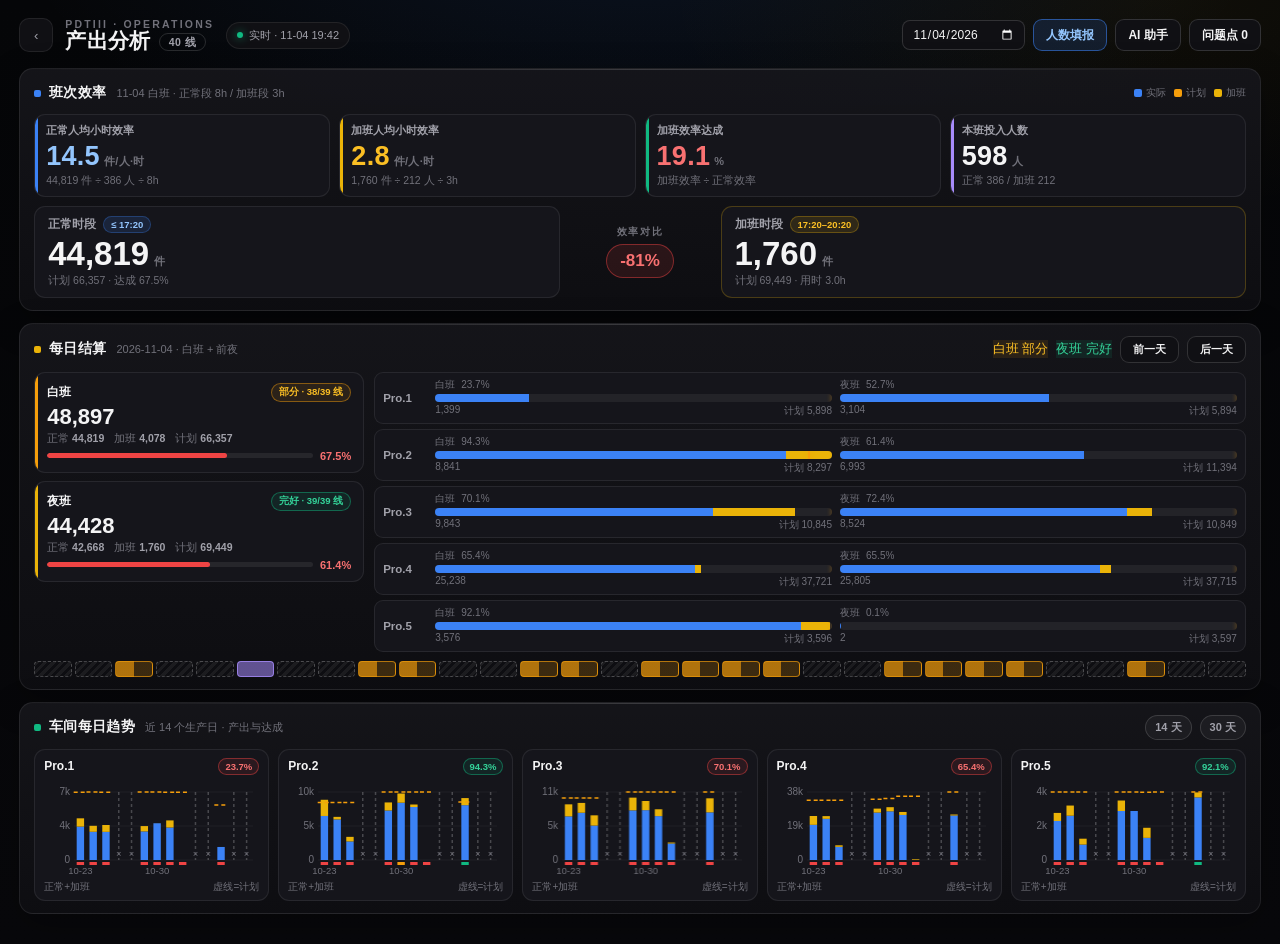
<file: design/analysis_v1.html>
<!doctype html>
<html lang="zh-CN">
<head>
<meta charset="utf-8">
<meta name="viewport" content="width=device-width, initial-scale=1">
<title>产出分析 · 设计稿 v1</title>
<style>
:root{
  --bg:#050608;--panel:#101014;--panel2:#15151b;--line:rgba(255,255,255,.08);--line2:rgba(255,255,255,.14);
  --text:#f4f4f5;--muted:#a1a1aa;--dim:#71717a;--blue:#3b82f6;--orange:#f59e0b;--green:#10b981;--red:#ef4444;--gold:#eab308;--purple:#a78bfa;
  --r:14px;--gap:12px;
}
*{box-sizing:border-box;margin:0;padding:0}
html,body{background:var(--bg);color:var(--text);font-family:"Segoe UI","Microsoft YaHei","PingFang SC",sans-serif;font-size:13px}
body{min-height:100vh;background:
  radial-gradient(900px 380px at 50% -8%,rgba(59,130,246,.10),transparent 70%),
  radial-gradient(700px 300px at 90% 0%,rgba(234,179,8,.05),transparent 70%),
  linear-gradient(180deg,#050608 0%,#08080b 100%)}
.page{max-width:2240px;margin:0 auto;padding:12px clamp(12px,1.5vw,28px) 18px}
.top{display:flex;align-items:center;gap:12px;height:46px;margin-bottom:10px}
.back{width:34px;height:34px;border-radius:10px;border:1px solid var(--line);background:var(--panel);color:var(--muted);display:flex;align-items:center;justify-content:center;cursor:pointer}
.back:hover{color:var(--text);border-color:var(--line2)}
.eyebrow{font-size:10.5px;letter-spacing:2.2px;color:var(--dim);font-weight:700}
h1{font-size:21px;letter-spacing:.4px;font-weight:800;line-height:1.05}
h1 .cnt{font-size:10.5px;color:var(--muted);border:1px solid var(--line2);border-radius:20px;padding:2px 9px;margin-left:8px;vertical-align:2px;font-weight:700}
.status{display:inline-flex;align-items:center;gap:6px;font-size:11px;color:var(--muted);border:1px solid var(--line);background:var(--panel);border-radius:20px;padding:5px 10px;white-space:nowrap}
.status .dot{width:6px;height:6px;border-radius:50%;background:var(--green);box-shadow:0 0 8px rgba(16,185,129,.7)}
.right{margin-left:auto;display:flex;align-items:center;gap:8px}
.date{padding:5px 9px;height:30px;border-radius:8px;border:1px solid var(--line2);background:var(--panel);color:var(--text);font:inherit;font-size:12px;color-scheme:dark}
.btn{height:32px;padding:0 12px;border-radius:9px;border:1px solid var(--line2);background:var(--panel);color:var(--text);font:inherit;font-size:12px;font-weight:700;display:inline-flex;align-items:center;gap:6px;cursor:pointer}
.btn.primary{background:rgba(59,130,246,.14);border-color:rgba(59,130,246,.55);color:#93c5fd}
.btn:hover{border-color:var(--blue)}
.panel{background:linear-gradient(180deg,rgba(22,22,27,.92),rgba(14,14,18,.96));border:1px solid var(--line);border-radius:var(--r);padding:12px 14px;margin-bottom:var(--gap);box-shadow:0 12px 36px rgba(0,0,0,.28);position:relative;overflow:hidden}
.panel::before{content:"";position:absolute;left:0;right:0;top:0;height:1px;background:linear-gradient(90deg,transparent,rgba(255,255,255,.16),transparent)}
.panel-head{display:flex;align-items:center;gap:10px;margin-bottom:9px;min-height:24px}
.panel-head h2{font-size:14px;letter-spacing:.3px;font-weight:800;display:flex;align-items:center;gap:8px}
.panel-head h2 .pl{width:7px;height:7px;border-radius:2px;background:var(--blue)}
.panel-head .sub{font-size:11px;color:var(--dim)}
.panel-head .right{margin-left:auto;display:flex;align-items:center;gap:8px}
.kpis{display:grid;grid-template-columns:repeat(4,minmax(0,1fr));gap:9px}
.kpi{background:var(--panel2);border:1px solid var(--line);border-radius:11px;padding:9px 11px 8px;min-width:0;position:relative;overflow:hidden}
.kpi::before{content:"";position:absolute;left:0;top:0;bottom:0;width:3px;background:var(--blue)}
.kpi.k2::before{background:var(--gold)} .kpi.k3::before{background:var(--green)} .kpi.k4::before{background:var(--purple)}
.kpi .lb{font-size:10.5px;color:var(--muted);font-weight:700;white-space:nowrap;overflow:hidden;text-overflow:ellipsis}
.kpi .v{font-size:27px;font-weight:800;letter-spacing:.3px;font-variant-numeric:tabular-nums;line-height:1.12;margin-top:3px}
.kpi .v small{font-size:11px;color:var(--dim);font-weight:600;margin-left:4px}
.kpi .m{font-size:10.5px;color:var(--dim);margin-top:3px;white-space:nowrap;overflow:hidden;text-overflow:ellipsis}
.kpi .v.blue{color:#93c5fd}.kpi .v.gold{color:#fbbf24}.kpi .v.green{color:#34d399}.kpi .v.red{color:#f87171}
.vs{display:grid;grid-template-columns:1fr 168px 1fr;gap:8px;margin-top:9px}
.vs .side{background:var(--panel2);border:1px solid var(--line);border-radius:11px;padding:9px 13px;min-width:0}
.vs .side.ot{border-color:rgba(234,179,8,.25)}
.vs .side .lb{font-size:11.5px;color:var(--muted);font-weight:700;display:flex;align-items:center;gap:7px}
.tag{font-size:9.5px;padding:2px 7px;border-radius:20px;background:rgba(59,130,246,.14);color:#93c5fd;border:1px solid rgba(59,130,246,.3)}
.side.ot .tag{background:rgba(234,179,8,.12);color:#fbbf24;border-color:rgba(234,179,8,.3)}
.vs .num{font-size:33px;font-weight:800;line-height:1.1;font-variant-numeric:tabular-nums;margin:3px 0 1px}
.vs .num small{font-size:11px;color:var(--dim);font-weight:600;margin-left:5px}
.vs .sb{font-size:10.5px;color:var(--dim);font-variant-numeric:tabular-nums}
.vs .mid{display:flex;flex-direction:column;align-items:center;justify-content:center;gap:5px}
.vs .mid .cap{font-size:9.5px;letter-spacing:1.6px;color:var(--dim);font-weight:800;text-transform:uppercase}
.chip{display:inline-flex;align-items:center;gap:5px;border-radius:20px;padding:6px 13px;font-size:17px;font-weight:800;font-variant-numeric:tabular-nums;white-space:nowrap}
.chip.good{background:rgba(16,185,129,.14);color:#34d399;border:1px solid rgba(16,185,129,.45)}
.chip.warn{background:rgba(245,158,11,.13);color:#fbbf24;border:1px solid rgba(245,158,11,.45)}
.chip.bad{background:rgba(239,68,68,.12);color:#f87171;border:1px solid rgba(239,68,68,.45)}
.chip.flat{background:rgba(255,255,255,.04);color:var(--muted);border:1px solid var(--line2);font-size:13px;padding:6px 12px}
.settle-grid{display:grid;grid-template-columns:360px minmax(0,1fr);gap:10px;align-items:start}
.shift-cards{display:grid;grid-template-rows:auto auto;gap:8px}
.scard{border:1px solid var(--line);border-radius:11px;padding:10px 12px;background:var(--panel2);position:relative;overflow:hidden;min-width:0}
.scard::before{content:"";position:absolute;left:0;top:0;bottom:0;width:3px;background:var(--blue)}
.scard.night::before{background:var(--gold)}
.scard.partial::before{background:var(--orange)} .scard.missing::before{background:var(--red)}
.scard.missing{background:repeating-linear-gradient(135deg,rgba(255,255,255,.02),rgba(255,255,255,.02) 7px,transparent 7px,transparent 14px);border-style:dashed}
.scard .row1{display:flex;align-items:center;gap:7px;margin-bottom:3px}
.scard .nm{font-size:12px;font-weight:800}
.scard .q{margin-left:auto;font-size:9.5px;font-weight:800;padding:2px 7px;border-radius:20px;border:1px solid}
.q.complete{color:#34d399;border-color:rgba(16,185,129,.45);background:rgba(16,185,129,.1)}
.q.partial{color:#fbbf24;border-color:rgba(245,158,11,.45);background:rgba(245,158,11,.1)}
.q.missing{color:#f87171;border-color:rgba(239,68,68,.45);background:rgba(239,68,68,.1)}
.scard .big{font-size:22px;font-weight:800;font-variant-numeric:tabular-nums;line-height:1.1}
.scard .big small{font-size:10.5px;color:var(--dim);font-weight:600;margin-left:4px}
.scard .meta{display:flex;gap:10px;font-size:10.5px;color:var(--dim);margin-top:3px;flex-wrap:wrap}
.scard .meta b{color:var(--muted);font-weight:700}
.attain{display:flex;align-items:center;gap:7px;margin-top:4px}
.attain .track{flex:1;height:5px;border-radius:6px;background:rgba(255,255,255,.07);overflow:hidden}
.attain .fill{height:100%;border-radius:6px;background:var(--red)}
.attain .pc{font-size:11px;font-weight:800;color:#f87171;font-variant-numeric:tabular-nums}
.attain .pc.good{color:#34d399}.attain .pc.warn{color:#fbbf24}
.wslist{display:flex;flex-direction:column;gap:5px;min-width:0}
.wsrow{display:grid;grid-template-columns:44px 1fr 1fr;gap:8px;align-items:center;background:var(--panel2);border:1px solid var(--line);border-radius:9px;padding:5px 8px;min-width:0}
.wsrow .nm{font-size:11.5px;font-weight:800;color:var(--muted)}
.wsbar{min-width:0}
.wsbar .barhead{display:flex;align-items:center;gap:6px;font-size:10px;color:var(--dim);margin-bottom:2px}
.wsbar .track{height:8px;border-radius:5px;background:rgba(255,255,255,.06);position:relative;overflow:hidden}
.wsbar .fill{height:100%;display:flex}
.wsbar .normal{background:var(--blue)} .wsbar .ot{background:var(--gold)}
.wsbar .plan{position:absolute;top:-2px;bottom:-2px;width:2px;background:var(--orange);box-shadow:0 0 5px rgba(245,158,11,.6)}
.wsbar .cap{display:flex;justify-content:space-between;font-size:10px;color:var(--dim);margin-top:2px;font-variant-numeric:tabular-nums}
.wsbar .cap b{color:var(--muted)}
.wsbar.missing .track{background:repeating-linear-gradient(135deg,rgba(255,255,255,.04),rgba(255,255,255,.04) 4px,transparent 4px,transparent 8px);border:1px dashed rgba(255,255,255,.14)}
.wsbar.missing .cap{color:#71717a}
.health{display:grid;grid-template-columns:repeat(30,minmax(0,1fr));gap:3px;margin-top:9px}
.hcell{height:16px;border-radius:4px;background:rgba(255,255,255,.05);border:1px solid rgba(255,255,255,.06);position:relative;cursor:default}
.hcell.complete{background:rgba(16,185,129,.55);border-color:rgba(16,185,129,.75)}
.hcell.partial{background:linear-gradient(90deg,rgba(245,158,11,.7) 50%,rgba(245,158,11,.2) 50%);border-color:rgba(245,158,11,.65)}
.hcell.missing{background:repeating-linear-gradient(135deg,rgba(255,255,255,.06),rgba(255,255,255,.06) 3px,transparent 3px,transparent 6px);border:1px dashed rgba(255,255,255,.22)}
.hcell.invalid{background:rgba(167,139,250,.55);border-color:rgba(167,139,250,.8)}
.hcell:focus-visible{outline:2px solid var(--blue);outline-offset:1px}
.trend-grid{display:grid;grid-template-columns:repeat(5,minmax(0,1fr));gap:9px}
.tcard{background:var(--panel2);border:1px solid var(--line);border-radius:11px;padding:8px 9px 6px;min-width:0}
.tcard .th{display:flex;align-items:center;gap:6px;margin-bottom:3px}
.tcard .tn{font-size:12px;font-weight:800;color:var(--text)}
.tcard .tchip{margin-left:auto;font-size:9.5px;font-weight:800;padding:2px 6px;border-radius:20px;border:1px solid}
.tcard canvas{width:100%;height:100px;display:block}
.tcard .tf{display:flex;justify-content:space-between;font-size:10px;color:var(--dim);margin-top:2px}
.legend{display:inline-flex;align-items:center;gap:10px;font-size:10px;color:var(--dim)}
.legend i{display:inline-block;width:8px;height:8px;border-radius:2px;margin-right:4px;vertical-align:-1px}
.legend .n{background:var(--blue)} .legend .o{background:var(--gold)} .legend .p{background:var(--orange)}
.foot{display:flex;align-items:center;gap:10px;color:var(--dim);font-size:10.5px;margin-top:2px}
.foot .sp{flex:1}
@media (max-width:1500px){
  .settle-grid{grid-template-columns:330px minmax(0,1fr)}
  .vs{grid-template-columns:1fr 145px 1fr}
}
@media (max-width:1180px){
  .trend-grid{grid-template-columns:repeat(3,minmax(0,1fr))}
  .settle-grid{grid-template-columns:1fr}
  .shift-cards{grid-template-rows:auto;grid-template-columns:1fr 1fr}
  .health{grid-template-columns:repeat(30,1fr)}
}
@media (max-height:780px){
  .page{padding-top:8px;padding-bottom:10px}
  .top{height:40px;margin-bottom:7px}
  h1{font-size:19px}
  .panel{padding:9px 12px;margin-bottom:8px}
  .panel-head{margin-bottom:6px}
  .kpi{padding:7px 10px 6px}.kpi .v{font-size:23px}.kpi .m{display:none}
  .vs{margin-top:6px}.vs .side{padding:7px 11px}.vs .num{font-size:28px}
  .scard{padding:8px 10px}.scard .big{font-size:21px}
  .tcard canvas{height:104px}
  .trend-grid{gap:7px}
  .health{margin-top:6px}.hcell{height:13px}
  .wsrow{padding:4px 7px}.wslist{gap:3px}
}
@media (max-height:700px){
  .top{height:36px;margin-bottom:5px}
  .panel{padding:6px 10px;margin-bottom:6px}
  .panel-head{margin-bottom:4px;min-height:18px}
  .panel-head h2{font-size:12.5px}
  .panel-head .sub{font-size:10px}
  .kpi{padding:6px 9px 5px}.kpi .v{font-size:20px}.kpi .m{display:none}
  .vs{margin-top:5px}.vs .side{padding:5px 9px}.vs .num{font-size:23px}.vs .mid .cap{display:none}
  .scard{padding:6px 9px}.scard .big{font-size:18px}.scard .meta{font-size:9.5px;gap:7px}.scard .attain{margin-top:3px}
  .settle-grid{grid-template-columns:290px minmax(0,1fr);gap:7px}
  .wslist{gap:2px}.wsrow{padding:3px 7px}.wsbar .cap{display:none}.wsbar .barhead{margin-bottom:1px}
  .health{margin-top:5px}.hcell{height:10px}
  .tcard{padding:5px 7px 4px}.tcard canvas{height:82px}.tcard .tf{display:none}
  .tcard .tn{font-size:11px}
  .trend-grid{gap:6px}
  .chip.flat{font-size:10px;padding:3px 7px}
}
@media (max-width:1180px) and (max-height:780px){.trend-grid{grid-template-columns:repeat(3,1fr)}}
</style>
</head>
<body>
<div class="page">
  <div class="top">
    <button class="back" aria-label="返回主看板">‹</button>
    <div><div class="eyebrow">PDTIII · OPERATIONS</div><h1>产出分析<span class="cnt">40 线</span></h1></div>
    <span class="status"><span class="dot"></span>实时 · 11-04 19:42</span>
    <div class="right">
      <input class="date" type="date" value="2026-11-04" aria-label="选择日期">
      <button class="btn primary">人数填报</button>
      <button class="btn">AI 助手</button>
      <button class="btn">问题点 0</button>
    </div>
  </div>

  <section class="panel" aria-labelledby="effTitle">
    <div class="panel-head"><h2 id="effTitle"><span class="pl"></span>班次效率</h2><span class="sub">11-04 白班 · 正常段 8h / 加班段 3h</span><div class="right legend"><span><i class="n"></i>实际</span><span><i class="p"></i>计划</span><span><i class="o"></i>加班</span></div></div>
    <div class="kpis">
      <div class="kpi"><div class="lb">正常人均小时效率</div><div class="v blue" id="k1">14.5<small>件/人·时</small></div><div class="m" id="k1m">44,819 件 ÷ 386 人 ÷ 8h</div></div>
      <div class="kpi k2"><div class="lb">加班人均小时效率</div><div class="v gold" id="k2">6.4<small>件/人·时</small></div><div class="m" id="k2m">4,078 件 ÷ 212 人 ÷ 3h</div></div>
      <div class="kpi k3"><div class="lb">加班效率达成</div><div class="v red" id="k3">44.1<small>%</small></div><div class="m" id="k3m">加班效率 ÷ 正常效率</div></div>
      <div class="kpi k4"><div class="lb">本班投入人数</div><div class="v" id="k4">598<small>人</small></div><div class="m" id="k4m">正常 386 / 加班 212</div></div>
    </div>
    <div class="vs">
      <div class="side"><div class="lb">正常时段 <span class="tag">≤ 17:20</span></div><div class="num" id="vsN">44,819<small>件</small></div><div class="sb" id="vsNs">计划 66,357 · 达成 67.5%</div></div>
      <div class="mid"><span class="cap">效率对比</span><span class="chip bad" id="diff">−56%</span></div>
      <div class="side ot"><div class="lb">加班时段 <span class="tag">17:20–20:20</span></div><div class="num" id="vsO">4,078<small>件</small></div><div class="sb" id="vsOs">计划 0 · 用时 3.0h</div></div>
    </div>
  </section>

  <section class="panel" aria-labelledby="setTitle">
    <div class="panel-head"><h2 id="setTitle"><span class="pl" style="background:var(--gold)"></span>每日结算</h2><span class="sub" id="setDate">2026-11-04 · 白班 + 前夜</span><div class="right"><span class="q partial">白班 部分</span><span class="q complete">夜班 完好</span><button class="btn" style="height:27px;font-size:11px">前一天</button><button class="btn" style="height:27px;font-size:11px">后一天</button></div></div>
    <div class="settle-grid">
      <div class="shift-cards">
        <div class="scard partial"><div class="row1"><span class="nm">白班</span><span class="q partial">部分 · 38/39 线</span></div><div class="big" id="dayTotal">48,897<small>件</small></div><div class="meta"><span>正常 <b id="dayNormal">44,819</b></span><span>加班 <b id="dayOt">4,078</b></span><span>计划 <b id="dayPlan">66,357</b></span></div><div class="attain"><div class="track"><div class="fill" id="dayFill" style="width:67.5%"></div></div><span class="pc bad" id="dayPc">67.5%</span></div></div>
        <div class="scard night"><div class="row1"><span class="nm">夜班</span><span class="q complete">完好 · 39/39 线</span></div><div class="big" id="nightTotal">44,428<small>件</small></div><div class="meta"><span>正常 <b id="nightNormal">42,668</b></span><span>加班 <b id="nightOt">1,760</b></span><span>计划 <b id="nightPlan">69,449</b></span></div><div class="attain"><div class="track"><div class="fill" id="nightFill" style="width:61.4%"></div></div><span class="pc warn" id="nightPc">61.4%</span></div></div>
      </div>
      <div class="wslist" id="wsList"></div>
    </div>
    <div class="health" id="health" role="list" aria-label="最近 30 个生产日归档健康度"></div>
  </section>

  <section class="panel" aria-labelledby="trendTitle">
    <div class="panel-head"><h2 id="trendTitle"><span class="pl" style="background:var(--green)"></span>车间每日趋势</h2><span class="sub">近 14 个生产日 · 产出与达成</span><div class="right"><span class="chip flat" style="font-size:11px;padding:4px 9px">14 天</span><span class="chip flat" style="font-size:11px;padding:4px 9px">30 天</span></div></div>
    <div class="trend-grid" id="trendGrid"></div>
  </section>
</div>
<script>
const DATA = {"selected":"2026-11-04","live":{"date":"2026-11-04","shift":"day","normal":{"normal":44819.0,"overtime":4078.0,"total":48897.0,"plan":66357.0,"attainment":67.5},"night":{"normal":42668.0,"overtime":1760.0,"total":44428.0,"plan":69449.0,"attainment":61.4},"headcount":{"normal":386,"ot":212}},"settlement":{"date":"2026-11-04","day":{"status":"partial","metric":{"normal":44819.0,"overtime":4078.0,"total":48897.0,"plan":66357.0,"attainment":67.5},"workshops":{"Pro.1":{"normal":1399.0,"overtime":0.0,"total":1399.0,"plan":5898.0,"attainment":23.7},"Pro.2":{"normal":7825.0,"overtime":1016.0,"total":8841.0,"plan":8297.0,"attainment":94.3},"Pro.3":{"normal":7604.0,"overtime":2239.0,"total":9843.0,"plan":10845.0,"attainment":70.1},"Pro.4":{"normal":24678.0,"overtime":560.0,"total":25238.0,"plan":37721.0,"attainment":65.4},"Pro.5":{"normal":3313.0,"overtime":263.0,"total":3576.0,"plan":3596.0,"attainment":92.1}}},"night":{"status":"complete","metric":{"normal":42668.0,"overtime":1760.0,"total":44428.0,"plan":69449.0,"attainment":61.4},"workshops":{"Pro.1":{"normal":3104.0,"overtime":0.0,"total":3104.0,"plan":5894.0,"attainment":52.7},"Pro.2":{"normal":6993.0,"overtime":0.0,"total":6993.0,"plan":11394.0,"attainment":61.4},"Pro.3":{"normal":7856.0,"overtime":668.0,"total":8524.0,"plan":10849.0,"attainment":72.4},"Pro.4":{"normal":24713.0,"overtime":1092.0,"total":25805.0,"plan":37715.0,"attainment":65.5},"Pro.5":{"normal":2.0,"overtime":0.0,"total":2.0,"plan":3597.0,"attainment":0.1}}}},"trend":[{"date":"2026-10-23","status":"partial","workshops":{"Pro.1":{"normal":3587.0,"overtime":889.0,"total":4476.0,"plan":7287.0,"attainment":49.2},"Pro.2":{"normal":6287.0,"overtime":2312.0,"total":8599.0,"plan":8208.0,"attainment":76.6},"Pro.3":{"normal":6962.0,"overtime":1919.0,"total":8881.0,"plan":9902.0,"attainment":70.3},"Pro.4":{"normal":19504.0,"overtime":4906.0,"total":24410.0,"plan":33126.0,"attainment":58.9},"Pro.5":{"normal":2065.0,"overtime":426.0,"total":2491.0,"plan":3595.0,"attainment":57.4}},"totals":{"normal":38405.0,"overtime":10452.0,"total":48857.0,"plan":62118.0,"attainment":61.8}},{"date":"2026-10-24","status":"partial","workshops":{"Pro.1":{"normal":3030.0,"overtime":642.0,"total":3672.0,"plan":7290.0,"attainment":41.6},"Pro.2":{"normal":5791.0,"overtime":368.0,"total":6159.0,"plan":8208.0,"attainment":70.6},"Pro.3":{"normal":7543.0,"overtime":1565.0,"total":9108.0,"plan":9906.0,"attainment":76.1},"Pro.4":{"normal":22829.0,"overtime":1510.0,"total":24339.0,"plan":33124.0,"attainment":68.9},"Pro.5":{"normal":2343.0,"overtime":538.0,"total":2881.0,"plan":3598.0,"attainment":65.1}},"totals":{"normal":41536.0,"overtime":4623.0,"total":46159.0,"plan":62126.0,"attainment":66.9}},{"date":"2026-10-25","status":"partial","workshops":{"Pro.1":{"normal":3022.0,"overtime":737.0,"total":3759.0,"plan":7278.0,"attainment":41.5},"Pro.2":{"normal":2651.0,"overtime":653.0,"total":3304.0,"plan":8196.0,"attainment":32.3},"Pro.3":{"normal":5496.0,"overtime":1631.0,"total":7127.0,"plan":9899.0,"attainment":55.5},"Pro.4":{"normal":7298.0,"overtime":853.0,"total":8151.0,"plan":33117.0,"attainment":22.0},"Pro.5":{"normal":815.0,"overtime":312.0,"total":1127.0,"plan":3597.0,"attainment":22.7}},"totals":{"normal":19282.0,"overtime":4186.0,"total":23468.0,"plan":62087.0,"attainment":31.1}},{"date":"2026-10-27","status":"missing","workshops":{"Pro.1":{"normal":0,"overtime":0,"total":0,"plan":0,"attainment":null},"Pro.2":{"normal":0,"overtime":0,"total":0,"plan":0,"attainment":null},"Pro.3":{"normal":0,"overtime":0,"total":0,"plan":0,"attainment":null},"Pro.4":{"normal":0,"overtime":0,"total":0,"plan":0,"attainment":null},"Pro.5":{"normal":0,"overtime":0,"total":0,"plan":0,"attainment":null}},"totals":{"normal":0,"overtime":0,"total":0,"plan":0,"attainment":null}},{"date":"2026-10-28","status":"missing","workshops":{"Pro.1":{"normal":0,"overtime":0,"total":0,"plan":0,"attainment":null},"Pro.2":{"normal":0,"overtime":0,"total":0,"plan":0,"attainment":null},"Pro.3":{"normal":0,"overtime":0,"total":0,"plan":0,"attainment":null},"Pro.4":{"normal":0,"overtime":0,"total":0,"plan":0,"attainment":null},"Pro.5":{"normal":0,"overtime":0,"total":0,"plan":0,"attainment":null}},"totals":{"normal":0,"overtime":0,"total":0,"plan":0,"attainment":null}},{"date":"2026-10-29","status":"partial","workshops":{"Pro.1":{"normal":3069.0,"overtime":574.0,"total":3643.0,"plan":7291.0,"attainment":42.1},"Pro.2":{"normal":7065.0,"overtime":1154.0,"total":8219.0,"plan":9709.0,"attainment":72.8},"Pro.3":{"normal":7919.0,"overtime":2032.0,"total":9951.0,"plan":10850.0,"attainment":73.0},"Pro.4":{"normal":26297.0,"overtime":2210.0,"total":28507.0,"plan":33698.0,"attainment":78.0},"Pro.5":{"normal":2593.0,"overtime":554.0,"total":3147.0,"plan":3598.0,"attainment":72.1}},"totals":{"normal":46943.0,"overtime":6524.0,"total":53467.0,"plan":65146.0,"attainment":72.1}},{"date":"2026-10-30","status":"partial","workshops":{"Pro.1":{"normal":3947.0,"overtime":5.0,"total":3952.0,"plan":7303.0,"attainment":54.0},"Pro.2":{"normal":8181.0,"overtime":1314.0,"total":9495.0,"plan":9709.0,"attainment":84.3},"Pro.3":{"normal":7951.0,"overtime":1464.0,"total":9415.0,"plan":10851.0,"attainment":73.3},"Pro.4":{"normal":26997.0,"overtime":2303.0,"total":29300.0,"plan":34119.0,"attainment":79.1},"Pro.5":{"normal":2593.0,"overtime":0.0,"total":2593.0,"plan":3598.0,"attainment":72.1}},"totals":{"normal":49669.0,"overtime":5086.0,"total":54755.0,"plan":65580.0,"attainment":75.7}},{"date":"2026-10-31","status":"partial","workshops":{"Pro.1":{"normal":3488.0,"overtime":765.0,"total":4253.0,"plan":7289.0,"attainment":47.9},"Pro.2":{"normal":7566.0,"overtime":358.0,"total":7924.0,"plan":9709.0,"attainment":77.9},"Pro.3":{"normal":7000.0,"overtime":1095.0,"total":8095.0,"plan":10849.0,"attainment":64.5},"Pro.4":{"normal":24994.0,"overtime":1649.0,"total":26643.0,"plan":35426.0,"attainment":70.6},"Pro.5":{"normal":1171.0,"overtime":534.0,"total":1705.0,"plan":3591.0,"attainment":32.6}},"totals":{"normal":44219.0,"overtime":4401.0,"total":48620.0,"plan":66864.0,"attainment":66.1}},{"date":"2026-11-01","status":"partial","workshops":{"Pro.1":{"normal":0.0,"overtime":0.0,"total":0.0,"plan":7266.0,"attainment":0.0},"Pro.2":{"normal":1.0,"overtime":0.0,"total":1.0,"plan":9698.0,"attainment":0.0},"Pro.3":{"normal":2634.0,"overtime":155.0,"total":2789.0,"plan":10843.0,"attainment":24.3},"Pro.4":{"normal":0.0,"overtime":369.0,"total":369.0,"plan":35402.0,"attainment":0.0},"Pro.5":{"normal":0.0,"overtime":0.0,"total":0.0,"plan":3593.0,"attainment":0.0}},"totals":{"normal":2635.0,"overtime":524.0,"total":3159.0,"plan":66802.0,"attainment":3.9}},{"date":"2026-11-02","status":"missing","workshops":{"Pro.1":{"normal":0,"overtime":0,"total":0,"plan":0,"attainment":null},"Pro.2":{"normal":0,"overtime":0,"total":0,"plan":0,"attainment":null},"Pro.3":{"normal":0,"overtime":0,"total":0,"plan":0,"attainment":null},"Pro.4":{"normal":0,"overtime":0,"total":0,"plan":0,"attainment":null},"Pro.5":{"normal":0,"overtime":0,"total":0,"plan":0,"attainment":null}},"totals":{"normal":0,"overtime":0,"total":0,"plan":0,"attainment":null}},{"date":"2026-11-03","status":"missing","workshops":{"Pro.1":{"normal":0,"overtime":0,"total":0,"plan":0,"attainment":null},"Pro.2":{"normal":0,"overtime":0,"total":0,"plan":0,"attainment":null},"Pro.3":{"normal":0,"overtime":0,"total":0,"plan":0,"attainment":null},"Pro.4":{"normal":0,"overtime":0,"total":0,"plan":0,"attainment":null},"Pro.5":{"normal":0,"overtime":0,"total":0,"plan":0,"attainment":null}},"totals":{"normal":0,"overtime":0,"total":0,"plan":0,"attainment":null}},{"date":"2026-11-04","status":"partial","workshops":{"Pro.1":{"normal":1399.0,"overtime":0.0,"total":1399.0,"plan":5898.0,"attainment":23.7},"Pro.2":{"normal":7825.0,"overtime":1016.0,"total":8841.0,"plan":8297.0,"attainment":94.3},"Pro.3":{"normal":7604.0,"overtime":2239.0,"total":9843.0,"plan":10845.0,"attainment":70.1},"Pro.4":{"normal":24678.0,"overtime":560.0,"total":25238.0,"plan":37721.0,"attainment":65.4},"Pro.5":{"normal":3313.0,"overtime":263.0,"total":3576.0,"plan":3596.0,"attainment":92.1}},"totals":{"normal":44819.0,"overtime":4078.0,"total":48897.0,"plan":66357.0,"attainment":67.5}},{"date":"2026-11-05","status":"missing","workshops":{"Pro.1":{"normal":0,"overtime":0,"total":0,"plan":0,"attainment":null},"Pro.2":{"normal":0,"overtime":0,"total":0,"plan":0,"attainment":null},"Pro.3":{"normal":0,"overtime":0,"total":0,"plan":0,"attainment":null},"Pro.4":{"normal":0,"overtime":0,"total":0,"plan":0,"attainment":null},"Pro.5":{"normal":0,"overtime":0,"total":0,"plan":0,"attainment":null}},"totals":{"normal":0,"overtime":0,"total":0,"plan":0,"attainment":null}},{"date":"2026-11-06","status":"missing","workshops":{"Pro.1":{"normal":0,"overtime":0,"total":0,"plan":0,"attainment":null},"Pro.2":{"normal":0,"overtime":0,"total":0,"plan":0,"attainment":null},"Pro.3":{"normal":0,"overtime":0,"total":0,"plan":0,"attainment":null},"Pro.4":{"normal":0,"overtime":0,"total":0,"plan":0,"attainment":null},"Pro.5":{"normal":0,"overtime":0,"total":0,"plan":0,"attainment":null}},"totals":{"normal":0,"overtime":0,"total":0,"plan":0,"attainment":null}}],"health":[{"date":"2026-10-07","day":{"status":"missing","issues":[{"code":"noArchiveFile","severity":"blocking","detail":"没有该班次的归档文件"}]},"night":{"status":"complete","capturedAt":"2026-10-08 20:55:34","sourceUpdatedAt":"2026-10-08 20:54:44","issues":[]}},{"date":"2026-10-08","day":{"status":"missing","issues":[{"code":"noArchiveFile","severity":"blocking","detail":"没有该班次的归档文件"}]},"night":{"status":"complete","capturedAt":"2026-10-09 21:10:08","sourceUpdatedAt":"2026-10-09 21:09:45","issues":[]}},{"date":"2026-10-09","day":{"status":"partial","capturedAt":"2026-10-09 21:09:45","sourceUpdatedAt":"2026-10-09 21:09:45","issues":[{"code":"lineCoverage","severity":"blocking","detail":"线体 38/39"},{"code":"actualRegression","severity":"blocking","detail":"累计实际回落: Piston Grinding"}]},"night":{"status":"complete","capturedAt":"2026-10-10 23:10:53","sourceUpdatedAt":"2026-10-10 23:09:59","issues":[]}},{"date":"2026-10-10","day":{"status":"partial","capturedAt":"2026-10-10 23:09:59","sourceUpdatedAt":"2026-10-10 23:09:59","issues":[{"code":"lineCoverage","severity":"blocking","detail":"线体 38/39"},{"code":"actualRegression","severity":"blocking","detail":"累计实际回落: Piston Grinding"}]},"night":{"status":"missing","capturedAt":"2026-11-08 00:45:15","sourceUpdatedAt":null,"issues":[{"code":"sourceWindowExpired","severity":"blocking","detail":"Firebase 滚动缓冲已过期，未能重建该班次"}]}},{"date":"2026-10-11","day":{"status":"missing","capturedAt":"2026-11-08 00:45:15","sourceUpdatedAt":null,"issues":[{"code":"sourceWindowExpired","severity":"blocking","detail":"Firebase 滚动缓冲已过期，未能重建该班次"}]},"night":{"status":"complete","capturedAt":"2026-10-12 22:53:47","sourceUpdatedAt":"2026-10-12 22:53:11","issues":[]}},{"date":"2026-10-12","day":{"status":"missing","capturedAt":"2026-11-08 00:45:15","sourceUpdatedAt":null,"issues":[{"code":"sourceWindowExpired","severity":"blocking","detail":"Firebase 滚动缓冲已过期，未能重建该班次"}]},"night":{"status":"invalid","issues":[{"code":"productionDateMismatch","severity":"blocking","detail":"文件日期 2026-10-12 与快照 productionDate 2026-10-13 不一致"}],"capturedAt":"2026-10-14 05:35:23","sourceUpdatedAt":"2026-10-13 21:01:52"}},{"date":"2026-10-13","day":{"status":"missing","capturedAt":"2026-11-08 00:45:15","sourceUpdatedAt":null,"issues":[{"code":"sourceWindowExpired","severity":"blocking","detail":"Firebase 滚动缓冲已过期，未能重建该班次"}]},"night":{"status":"complete","capturedAt":"2026-10-14 19:58:46","sourceUpdatedAt":"2026-10-14 19:58:09","issues":[]}},{"date":"2026-10-14","day":{"status":"missing","capturedAt":"2026-11-08 00:45:15","sourceUpdatedAt":null,"issues":[{"code":"sourceWindowExpired","severity":"blocking","detail":"Firebase 滚动缓冲已过期，未能重建该班次"}]},"night":{"status":"complete","capturedAt":"2026-10-15 22:14:04","sourceUpdatedAt":"2026-10-15 22:13:55","issues":[]}},{"date":"2026-10-15","day":{"status":"partial","capturedAt":"2026-10-15 22:13:55","sourceUpdatedAt":"2026-10-15 22:13:55","issues":[{"code":"lineCoverage","severity":"blocking","detail":"线体 38/39"},{"code":"actualRegression","severity":"blocking","detail":"累计实际回落: Piston Grinding"}]},"night":{"status":"complete","capturedAt":"2026-10-16 23:12:29","sourceUpdatedAt":"2026-10-16 23:11:41","issues":[]}},{"date":"2026-10-16","day":{"status":"partial","capturedAt":"2026-10-16 23:11:41","sourceUpdatedAt":"2026-10-16 23:11:41","issues":[{"code":"lineCoverage","severity":"blocking","detail":"线体 38/39"},{"code":"actualRegression","severity":"blocking","detail":"累计实际回落: Piston Grinding"}]},"night":{"status":"complete","capturedAt":"2026-10-17 23:52:14","sourceUpdatedAt":"2026-10-17 23:51:46","issues":[]}},{"date":"2026-10-17","day":{"status":"partial","capturedAt":"2026-10-17 23:51:46","sourceUpdatedAt":"2026-10-17 23:51:46","issues":[{"code":"lineCoverage","severity":"blocking","detail":"线体 38/39"}]},"night":{"status":"missing","capturedAt":"2026-11-08 00:45:15","sourceUpdatedAt":null,"issues":[{"code":"sourceWindowExpired","severity":"blocking","detail":"Firebase 滚动缓冲已过期，未能重建该班次"}]}},{"date":"2026-10-18","day":{"status":"missing","capturedAt":"2026-11-08 00:45:15","sourceUpdatedAt":null,"issues":[{"code":"sourceWindowExpired","severity":"blocking","detail":"Firebase 滚动缓冲已过期，未能重建该班次"}]},"night":{"status":"complete","capturedAt":"2026-10-19 23:49:29","sourceUpdatedAt":"2026-10-19 23:48:27","issues":[]}},{"date":"2026-10-19","day":{"status":"partial","capturedAt":"2026-10-19 23:48:27","sourceUpdatedAt":"2026-10-19 23:48:27","issues":[{"code":"lineCoverage","severity":"blocking","detail":"线体 38/39"}]},"night":{"status":"complete","capturedAt":"2026-10-20 22:44:56","sourceUpdatedAt":"2026-10-20 22:44:34","issues":[]}},{"date":"2026-10-20","day":{"status":"partial","capturedAt":"2026-10-20 22:44:34","sourceUpdatedAt":"2026-10-20 22:44:34","issues":[{"code":"lineCoverage","severity":"blocking","detail":"线体 38/39"},{"code":"actualRegression","severity":"blocking","detail":"累计实际回落: Piston Grinding"}]},"night":{"status":"complete","capturedAt":"2026-10-21 19:12:11","sourceUpdatedAt":"2026-10-21 19:11:48","issues":[]}},{"date":"2026-10-21","day":{"status":"missing","capturedAt":"2026-11-08 00:45:15","sourceUpdatedAt":null,"issues":[{"code":"sourceWindowExpired","severity":"blocking","detail":"Firebase 滚动缓冲已过期，未能重建该班次"}]},"night":{"status":"complete","capturedAt":"2026-10-22 22:30:40","sourceUpdatedAt":"2026-10-22 22:30:26","issues":[]}},{"date":"2026-10-22","day":{"status":"partial","capturedAt":"2026-10-22 22:30:26","sourceUpdatedAt":"2026-10-22 22:30:26","issues":[{"code":"lineCoverage","severity":"blocking","detail":"线体 38/39"}]},"night":{"status":"complete","capturedAt":"2026-10-23 23:46:04","sourceUpdatedAt":"2026-10-23 23:45:09","issues":[]}},{"date":"2026-10-23","day":{"status":"partial","capturedAt":"2026-10-23 23:45:09","sourceUpdatedAt":"2026-10-23 23:45:09","issues":[{"code":"lineCoverage","severity":"blocking","detail":"线体 38/39"}]},"night":{"status":"complete","capturedAt":"2026-10-24 22:30:20","sourceUpdatedAt":"2026-10-24 22:29:39","issues":[]}},{"date":"2026-10-24","day":{"status":"partial","capturedAt":"2026-10-24 22:29:39","sourceUpdatedAt":"2026-10-24 22:29:39","issues":[{"code":"lineCoverage","severity":"blocking","detail":"线体 38/39"}]},"night":{"status":"complete","capturedAt":"2026-10-25 20:40:05","sourceUpdatedAt":"2026-10-25 20:39:25","issues":[]}},{"date":"2026-10-25","day":{"status":"partial","capturedAt":"2026-10-25 20:39:25","sourceUpdatedAt":"2026-10-25 20:39:25","issues":[{"code":"lineCoverage","severity":"blocking","detail":"线体 38/39"},{"code":"idleLines","severity":"warning","detail":"1 条线本班无产出（停线/未排产）"}]},"night":{"status":"complete","capturedAt":"2026-10-26 19:23:30","sourceUpdatedAt":"2026-10-26 19:22:56","issues":[]}},{"date":"2026-10-27","day":{"status":"missing","capturedAt":"2026-11-08 00:45:15","sourceUpdatedAt":null,"issues":[{"code":"sourceWindowExpired","severity":"blocking","detail":"Firebase 滚动缓冲已过期，未能重建该班次"}]},"night":{"status":"complete","capturedAt":"2026-10-28 17:44:36","sourceUpdatedAt":"2026-10-28 17:43:50","issues":[]}},{"date":"2026-10-28","day":{"status":"missing","capturedAt":"2026-11-08 00:45:15","sourceUpdatedAt":null,"issues":[{"code":"sourceWindowExpired","severity":"blocking","detail":"Firebase 滚动缓冲已过期，未能重建该班次"}]},"night":{"status":"complete","capturedAt":"2026-10-29 22:25:47","sourceUpdatedAt":"2026-10-29 22:25:38","issues":[]}},{"date":"2026-10-29","day":{"status":"partial","capturedAt":"2026-10-29 22:25:38","sourceUpdatedAt":"2026-10-29 22:25:38","issues":[{"code":"lineCoverage","severity":"blocking","detail":"线体 38/39"},{"code":"startCarryover","severity":"warning","detail":"2 条线起点桶已清零"},{"code":"earlyStoppedLines","severity":"warning","detail":"1 条线未到班次末桶但已有产出"}]},"night":{"status":"complete","capturedAt":"2026-10-30 20:20:44","sourceUpdatedAt":"2026-10-30 20:20:13","issues":[]}},{"date":"2026-10-30","day":{"status":"partial","capturedAt":"2026-10-30 20:20:13","sourceUpdatedAt":"2026-10-30 20:20:13","issues":[{"code":"lineCoverage","severity":"blocking","detail":"线体 38/39"},{"code":"startCarryover","severity":"warning","detail":"1 条线起点桶已清零"}]},"night":{"status":"complete","capturedAt":"2026-10-31 22:07:05","sourceUpdatedAt":"2026-10-31 22:06:07","issues":[]}},{"date":"2026-10-31","day":{"status":"partial","capturedAt":"2026-10-31 22:06:07","sourceUpdatedAt":"2026-10-31 22:06:07","issues":[{"code":"lineCoverage","severity":"blocking","detail":"线体 38/39"}]},"night":{"status":"complete","capturedAt":"2026-11-01 22:49:53","sourceUpdatedAt":"2026-11-01 22:49:05","issues":[]}},{"date":"2026-11-01","day":{"status":"partial","capturedAt":"2026-11-01 22:49:05","sourceUpdatedAt":"2026-11-01 22:49:05","issues":[{"code":"lineCoverage","severity":"blocking","detail":"线体 38/39"},{"code":"idleLines","severity":"warning","detail":"2 条线本班无产出（停线/未排产）"}]},"night":{"status":"complete","capturedAt":"2026-11-02 20:11:00","sourceUpdatedAt":"2026-11-02 20:10:31","issues":[]}},{"date":"2026-11-02","day":{"status":"missing","capturedAt":"2026-11-08 00:45:15","sourceUpdatedAt":null,"issues":[{"code":"sourceWindowExpired","severity":"blocking","detail":"Firebase 滚动缓冲已过期，未能重建该班次"}]},"night":{"status":"complete","capturedAt":"2026-11-03 18:40:11","sourceUpdatedAt":"2026-11-03 18:39:50","issues":[]}},{"date":"2026-11-03","day":{"status":"missing","capturedAt":"2026-11-08 00:45:15","sourceUpdatedAt":null,"issues":[{"code":"sourceWindowExpired","severity":"blocking","detail":"Firebase 滚动缓冲已过期，未能重建该班次"}]},"night":{"status":"complete","capturedAt":"2026-11-04 22:10:31","sourceUpdatedAt":"2026-11-04 22:10:11","issues":[]}},{"date":"2026-11-04","day":{"status":"partial","capturedAt":"2026-11-04 22:10:11","sourceUpdatedAt":"2026-11-04 22:10:11","issues":[{"code":"lineCoverage","severity":"blocking","detail":"线体 37/39"}]},"night":{"status":"complete","capturedAt":"2026-11-05 16:03:26","sourceUpdatedAt":"2026-11-05 16:02:53","issues":[]}},{"date":"2026-11-05","day":{"status":"missing","capturedAt":"2026-11-08 00:45:15","sourceUpdatedAt":null,"issues":[{"code":"sourceWindowExpired","severity":"blocking","detail":"Firebase 滚动缓冲已过期，未能重建该班次"}]},"night":{"status":"complete","capturedAt":"2026-11-06 18:52:05","sourceUpdatedAt":"2026-11-06 18:51:06","issues":[]}},{"date":"2026-11-06","day":{"status":"missing","capturedAt":"2026-11-08 00:45:15","sourceUpdatedAt":null,"issues":[{"code":"sourceWindowExpired","severity":"blocking","detail":"Firebase 滚动缓冲已过期，未能重建该班次"}]},"night":{"status":"complete","capturedAt":"2026-11-07 18:36:08","sourceUpdatedAt":"2026-11-07 18:35:45","issues":[]}}]};
const WS = ["Pro.1","Pro.2","Pro.3","Pro.4","Pro.5"];
function fmt(n){return (Math.round(Number(n)||0)).toLocaleString("en-US")}
function pct(n){return n==null?"—":Number(n).toFixed(1)+"%"}
function tone(n){if(n==null)return "missing";return n>=90?"good":n>=80?"warn":"bad"}
function toneClass(n){if(n==null)return "missing";return n>=90?"complete":n>=80?"partial":"missing"}
function renderKpis(){
  const d=DATA.live; const n=d.normal, o=d.night, h=d.headcount;
  const normalEff=h.normal>0?n.normal/h.normal/8:null;
  const otHours=3, otEff=h.ot>0?o.overtime/h.ot/otHours:null;
  const rate=normalEff&&otEff?otEff/normalEff*100:null;
  document.getElementById("k1").innerHTML=(normalEff==null?"—":normalEff.toFixed(1))+"<small>件/人·时</small>";
  document.getElementById("k2").innerHTML=(otEff==null?"—":otEff.toFixed(1))+"<small>件/人·时</small>";
  document.getElementById("k3").innerHTML=(rate==null?"—":rate.toFixed(1))+"<small>%</small>";
  document.getElementById("k4").innerHTML=(h.normal+h.ot).toLocaleString()+"<small>人</small>";
  document.getElementById("k1m").textContent=fmt(n.normal)+" 件 ÷ "+h.normal+" 人 ÷ 8h";
  document.getElementById("k2m").textContent=fmt(o.overtime)+" 件 ÷ "+h.ot+" 人 ÷ "+otHours+"h";
  document.getElementById("k3m").textContent="加班效率 ÷ 正常效率";
  document.getElementById("k4m").textContent="正常 "+h.normal+" / 加班 "+h.ot;
  const diff=rate==null?null:rate-100;
  const chip=document.getElementById("diff"); chip.className="chip "+(diff==null?"flat":diff>=0?"good":diff>=-15?"warn":"bad");
  chip.textContent=diff==null?"—":(diff>0?"+":"")+diff.toFixed(0)+"%";
  document.getElementById("vsN").innerHTML=fmt(n.normal)+"<small>件</small>";
  document.getElementById("vsO").innerHTML=fmt(o.overtime)+"<small>件</small>";
  document.getElementById("vsNs").textContent="计划 "+fmt(n.plan)+" · 达成 "+pct(n.attainment);
  document.getElementById("vsOs").textContent="计划 "+fmt(o.plan)+" · 用时 3.0h";
}
function renderSettlement(){
  const s=DATA.settlement;
  const set=(id,v)=>document.getElementById(id).textContent=v;
  set("dayTotal",fmt(s.day.metric.total)); set("dayNormal",fmt(s.day.metric.normal)); set("dayOt",fmt(s.day.metric.overtime)); set("dayPlan",fmt(s.day.metric.plan));
  set("nightTotal",fmt(s.night.metric.total)); set("nightNormal",fmt(s.night.metric.normal)); set("nightOt",fmt(s.night.metric.overtime)); set("nightPlan",fmt(s.night.metric.plan));
  const dw=s.day.metric.attainment||0, nw=s.night.metric.attainment||0;
  document.getElementById("dayFill").style.width=Math.min(100,dw)+"%";
  document.getElementById("nightFill").style.width=Math.min(100,nw)+"%";
  document.getElementById("dayFill").style.background=dw>=90?"var(--green)":dw>=80?"var(--orange)":"var(--red)";
  document.getElementById("nightFill").style.background=nw>=90?"var(--green)":nw>=80?"var(--orange)":"var(--red)";
  const dp=document.getElementById("dayPc"), np=document.getElementById("nightPc");
  dp.textContent=pct(dw); np.textContent=pct(nw);
  dp.className="pc "+(dw>=90?"good":dw>=80?"warn":"bad"); np.className="pc "+(nw>=90?"good":nw>=80?"warn":"bad");
  const list=document.getElementById("wsList");
  list.innerHTML=WS.map(ws=>{
    const d=s.day.workshops[ws]||{}, n=s.night.workshops[ws]||{};
    const missing=s.day.status==="missing";
    const bar=(m,cls,isMissing)=>{
      if(isMissing)return '<div class="wsbar missing"><div class="barhead"><span>'+cls+'</span><span>缺档</span></div><div class="track"></div><div class="cap"><span>—</span><span>—</span></div></div>';
      const max=Math.max(m.plan||0,m.total||0,1);
      const w=(Number(m.total)||0)/max*100, p=Math.min(100,(Number(m.plan)||0)/max*100);
      const normalW=Math.max(0,Math.min(w,(Number(m.normal)||0)/max*100));
      const otW=Math.max(0,w-normalW);
      return '<div class="wsbar"><div class="barhead"><span>'+cls+'</span><span>'+pct(m.attainment)+'</span></div><div class="track"><div class="fill" style="width:'+w+'%"><div class="normal" style="width:'+(w?normalW/w*100:0)+'%"></div><div class="ot" style="width:'+(w?otW/w*100:0)+'%"></div></div>'+(p?'<div class="plan" style="left:'+p+'%"></div>':'')+'</div><div class="cap"><span>'+fmt(m.total)+'</span><span>计划 '+fmt(m.plan)+'</span></div></div>';
    };
    return '<div class="wsrow"><span class="nm">'+ws+'</span>'+bar(d,"白班",s.day.status==="missing")+bar(n,"夜班",s.night.status==="missing")+'</div>';
  }).join("");
}
function renderHealth(){
  const el=document.getElementById("health");
  el.innerHTML=DATA.health.map(h=>{
    const d=h.day.status,n=h.night.status;
    const st=d==="missing"||n==="missing"?(d==="invalid"||n==="invalid"?"invalid":"missing"):(d==="partial"||n==="partial"?"partial":"complete");
    const issues=[].concat(h.day.issues||[],h.night.issues||[]).map(i=>i.code).join(",");
    return '<span class="hcell '+st+'" tabindex="0" role="listitem" title="'+h.date+' · 白班 '+d+' · 夜班 '+n+(issues?' · '+issues:'')+'" aria-label="'+h.date+' 白班 '+d+' 夜班 '+n+(issues?' '+issues:'')+'"></span>';
  }).join("");
}
function drawTrend(card,ws){
  const series=DATA.trend.map(day=>({date:day.date,status:day.status,m:day.workshops[ws]||{}}));
  const canvas=card.querySelector("canvas"), dpr=window.devicePixelRatio||1;
  const w=canvas.clientWidth||280,h=canvas.clientHeight||132;
  canvas.width=Math.round(w*dpr); canvas.height=Math.round(h*dpr);
  const ctx=canvas.getContext("2d"); ctx.setTransform(dpr,0,0,dpr,0,0); ctx.clearRect(0,0,w,h);
  const padL=30,padR=6,padT=14,padB=18;
  const innerW=w-padL-padR, innerH=h-padT-padB;
  const max=Math.max(1,...series.map(x=>Math.max(x.status==="missing"?0:(x.m.total||0),x.status==="missing"?0:(x.m.plan||0))));
  const slot=innerW/series.length, barW=Math.max(7,Math.min(18,slot*0.58));
  const y=v=>padT+innerH-(v/max)*innerH;
  ctx.font="10px 'Segoe UI',sans-serif"; ctx.fillStyle="#71717a"; ctx.textAlign="right";
  [0,max/2,max].forEach(v=>{const yy=y(v);ctx.strokeStyle="rgba(255,255,255,.05)";ctx.beginPath();ctx.moveTo(padL,yy);ctx.lineTo(w-padR,yy);ctx.stroke();ctx.fillText(v>=1000?(v/1000).toFixed(0)+"k":Math.round(v),padL-4,yy+3)});
  series.forEach((x,i)=>{
    const cx=padL+i*slot+slot/2;
    if(x.status==="missing"){
      ctx.save();ctx.setLineDash([3,3]);ctx.strokeStyle="rgba(255,255,255,.22)";ctx.beginPath();ctx.moveTo(cx,padT);ctx.lineTo(cx,padT+innerH);ctx.stroke();ctx.restore();
      ctx.fillStyle="#71717a";ctx.textAlign="center";ctx.fillText("×",cx,padT+innerH-3);
      return;
    }
    const m=x.m, total=Number(m.total)||0, plan=Number(m.plan)||0, normal=Number(m.normal)||0, ot=Number(m.overtime)||0;
    const bw=barW, bx=cx-bw/2, top=y(total), bottom=y(0);
    const nh=Math.max(0,(normal/max)*innerH), oh=Math.max(0,(ot/max)*innerH);
    if(nh>0){ctx.fillStyle="#3b82f6";ctx.fillRect(bx,bottom-nh,bw,nh)}
    if(oh>0){ctx.fillStyle="#eab308";ctx.fillRect(bx,bottom-nh-oh,bw,oh)}
    if(plan>0){const py=y(plan);ctx.strokeStyle="#f59e0b";ctx.lineWidth=1.5;ctx.setLineDash([4,3]);ctx.beginPath();ctx.moveTo(bx-3,py);ctx.lineTo(bx+bw+3,py);ctx.stroke();ctx.setLineDash([])}
    const a=m.attainment, color=a==null?"#52525b":a>=90?"#10b981":a>=80?"#f59e0b":"#ef4444";
    ctx.fillStyle=color;ctx.fillRect(bx,bottom+2,bw,3);
    if(i%3===0){ctx.fillStyle="#71717a";ctx.font="9.5px 'Segoe UI',sans-serif";ctx.textAlign="center";ctx.fillText(x.date.slice(5),cx,h-4)}
  });
  const last=series.filter(x=>x.status!=="missing").slice(-1)[0];
  const chip=card.querySelector(".tchip");
  const a=last?last.m.attainment:null;
  chip.textContent=pct(a); chip.className="tchip "+tone(a);
  chip.style.color=a==null?"#a1a1aa":a>=90?"#34d399":a>=80?"#fbbf24":"#f87171";
  chip.style.borderColor=a==null?"rgba(255,255,255,.12)":a>=90?"rgba(16,185,129,.45)":a>=80?"rgba(245,158,11,.45)":"rgba(239,68,68,.45)";
  chip.style.background=a==null?"rgba(255,255,255,.04)":a>=90?"rgba(16,185,129,.1)":a>=80?"rgba(245,158,11,.1)":"rgba(239,68,68,.1)";
  canvas.setAttribute("aria-label",ws+" 近14日产出趋势，最近有数据日 "+last.date+" 达成 "+pct(a));
}
function renderTrends(){
  const grid=document.getElementById("trendGrid");
  grid.innerHTML=WS.map(ws=>'<div class="tcard"><div class="th"><span class="tn">'+ws+'</span><span class="tchip">—</span></div><canvas role="img" tabindex="0"></canvas><div class="tf"><span>正常+加班</span><span>虚线=计划</span></div></div>').join("");
  grid.querySelectorAll(".tcard").forEach((card,i)=>drawTrend(card,WS[i]));
}
renderKpis();renderSettlement();renderHealth();renderTrends();
window.addEventListener("resize",()=>renderTrends());
</script>
</body>
</html>
</file>
<file: meeting.css>
/* 两小时检讨会（2026-11-19 v3）：看板里的完整页面，入口 = 「未达成原因」模块右上角 ⛶
   版面：顶部横条 = 每小时产出（看板同一份分段数据，时间从左到右）；下方 = 四条线问题卡一字排开到底 + 升级问题窄栏。
   会议大屏规则：一屏放下、不出滚动条。视觉：近黑底 + 发丝边框 + 低饱和语义色；body 已按 1920×950 等比缩放，这里一律用 px */
#mtg {
  --ink: #eef2f8; --ink2: #a9b4c4; --ink3: #6f7a8b; --ink4: #4a5363;
  --bg: #05070b; --surf: #0b0f16; --hair: rgba(255,255,255,.07); --hair2: rgba(255,255,255,.12);
  --blue: #4c8dff; --blue2: #2f6fe0; --gold2: #a8843a;
  --red: #ff7a7a; --amber: #f2b24c; --green: #3ccf91;
  --hatch-red: repeating-linear-gradient(-45deg, rgba(255,92,92,.55) 0 4px, rgba(255,92,92,.18) 4px 8px);
  --hatch-amber: repeating-linear-gradient(-45deg, #f2b24c 0 5px, #9c6f22 5px 10px);
  --num: "Bahnschrift", "DIN Alternate", "Segoe UI", "Microsoft YaHei", sans-serif;
  position: fixed; inset: 0; z-index: 900; overflow: hidden;
  display: grid; grid-template-rows: auto minmax(0, 1fr); gap: 8px; padding: 8px 14px 12px;
  color: var(--ink); background: var(--bg);
  background-image: radial-gradient(1200px 500px at 0% -10%, rgba(40,90,190,.16), transparent 60%), radial-gradient(900px 600px at 110% 120%, rgba(20,60,140,.12), transparent 60%);
  font-family: "Inter", -apple-system, "Segoe UI", "Microsoft YaHei", "Leelawadee UI", Tahoma, sans-serif;
  -webkit-font-smoothing: antialiased;
}
#mtg[hidden] { display: none; }
/* 开会时把底下的看板整个藏起来：进度条闪光动画会透上来，也省电视性能（看板脚本照常刷新数据） */
body.mtg-on #scale-stage, body.mtg-on #scale-stage *, body.mtg-on #scale-stage *::before, body.mtg-on #scale-stage *::after,
body.mtg-on #bg-aurora, body.mtg-on #bg-aurora *, body.mtg-on #restoreModsBtn { visibility: hidden !important; animation-play-state: paused !important; }
#mtg * { scrollbar-width: none; box-sizing: border-box; }
#mtg ::selection { background: rgba(76,141,255,.45); color: #fff; }
#mtg button { font: inherit; color: inherit; background: none; border: 0; cursor: pointer; }
#mtg button:focus-visible { outline: 2px solid var(--blue); outline-offset: 2px; }
#mtg .n { font-family: var(--num); font-variant-numeric: tabular-nums; }
#mtg svg { flex: none; }
.mtg-box { background: linear-gradient(180deg, rgba(255,255,255,.028), rgba(255,255,255,.012)), var(--surf); border: 1px solid var(--hair); border-radius: 16px;
  box-shadow: inset 0 1px 0 rgba(255,255,255,.05), 0 18px 40px -24px rgba(0,0,0,.9); min-width: 0; min-height: 0; overflow: hidden; }

/* 顶栏 */
.mtg-top { display: flex; align-items: center; gap: 12px; height: 24px; }
.mtg-back { display: inline-flex; align-items: center; gap: 2px; height: 24px; padding: 0 10px 0 5px; border-radius: 7px; font-size: 13px; font-weight: 600;
  color: var(--ink2) !important; border: 1px solid var(--hair2) !important; transition: color .15s, border-color .15s, background .15s; }
.mtg-back:hover { color: var(--ink) !important; border-color: rgba(255,255,255,.24) !important; background: rgba(255,255,255,.04) !important; }
.mtg-back svg { width: 14px; height: 14px; }
.mtg-title { display: flex; align-items: baseline; gap: 12px; min-width: 0; }
.mtg-title h1 { font-size: 18px; font-weight: 700; letter-spacing: .01em; white-space: nowrap; }
.mtg-sub { font-size: 13px; color: var(--ink3); white-space: nowrap; overflow: hidden; text-overflow: ellipsis; }
.mtg-sub b { color: var(--ink); font-weight: 600; }
.mtg-sp { flex: 1; }
.mtg-seg { display: inline-flex; padding: 2px; gap: 1px; border-radius: 8px; border: 1px solid var(--hair); background: rgba(255,255,255,.02); }
.mtg-seg button { height: 20px; padding: 0 10px; border-radius: 6px; font-size: 12px; font-weight: 600; color: var(--ink3) !important; transition: background .2s, color .2s; }
.mtg-seg button:hover { color: var(--ink) !important; }
.mtg-seg button.on { background: rgba(255,255,255,.1) !important; color: var(--ink) !important; box-shadow: inset 0 1px 0 rgba(255,255,255,.08); }
.mtg-fresh { display: inline-flex; align-items: center; gap: 6px; font-size: 12px; color: var(--ink3); white-space: nowrap; }
.mtg-fresh i { width: 6px; height: 6px; border-radius: 50%; background: var(--green); box-shadow: 0 0 0 3px rgba(60,207,145,.14); }
.mtg-fresh.bad { color: var(--red); } .mtg-fresh.bad i { background: #ff5c5c; box-shadow: 0 0 0 4px rgba(255,92,92,.16); animation: mtgBlink 1.2s infinite; }
.mtg-clock { font-family: var(--num); font-size: 20px; font-weight: 500; letter-spacing: .02em; min-width: 88px; text-align: right; }
@keyframes mtgBlink { 50% { opacity: .3; } }
.mtg-banner { display: none; position: absolute; left: 50%; top: 38px; transform: translateX(-50%); z-index: 2; padding: 8px 18px; border-radius: 10px;
  background: #2a0f12; border: 1px solid rgba(255,92,92,.4); color: var(--red); font-size: 15px; font-weight: 600; }
.mtg-banner.show { display: block; }

/* 区块标题（不加小标签，靠字号与间距） */
.mtg-h { display: flex; align-items: center; gap: 14px; min-height: 16px; min-width: 0; }
.mtg-h h2 { font-size: 13px; font-weight: 600; letter-spacing: .06em; color: var(--ink3); white-space: nowrap; }
.mtg-h .sp { flex: 1; }
.mtg-h .tot { display: inline-flex; align-items: baseline; gap: 6px; font-size: 12px; color: var(--ink3); white-space: nowrap; }
.mtg-h .tot b { font-family: var(--num); font-size: 18px; font-weight: 600; line-height: 1; }
.mtg-h .tot.r b { color: var(--red); } .mtg-h .tot.a b { color: var(--amber); }
.mtg-h .cnt { font-family: var(--num); font-size: 13px; font-weight: 500; color: var(--ink3); }
.mtg-lg { display: flex; align-items: center; gap: 12px; font-size: 12px; color: var(--ink3); white-space: nowrap; overflow: hidden; }
.mtg-lg span { display: inline-flex; align-items: center; gap: 7px; }
.mtg-lg i { width: 12px; height: 8px; border-radius: 2px; }
.mtg-lg b { font-family: var(--num); font-weight: 600; color: var(--ink2); }

/* 顶部横条：左 = 每小时产出连续时间轴（各时段紧挨，只用发丝线分隔）；右 = LOSS 责任部门排行 */
#mtg { --track: rgba(201,162,74,.30); --lbl: 104px; --gap: 12px; }
/* 整页一套网格：左列 = 四张卡的总宽，右列 = 升级问题宽；上排 小时产出 | 责任部门，下排 问题卡 | 升级问题，上下分界线对齐 */
.mtg-body { display: grid; grid-template-columns: minmax(0, 4fr) minmax(0, 1.12fr); grid-template-rows: minmax(0, 36fr) minmax(0, 64fr); gap: var(--gap); min-height: 0; }
.mtg-box > .mtg-h { flex: none; margin-bottom: 4px; }
.mtg-strip, .mtg-dept { padding: 8px 14px 10px; display: flex; flex-direction: column; }
.ms-wrap { flex: 1; min-height: 0; }
.ms-grid { display: grid; gap: 4px 0; align-items: stretch; height: 100%; }
.md-list { justify-content: space-evenly; }
.mtg-cards { display: grid; grid-auto-flow: column; grid-auto-columns: minmax(0, 1fr); gap: var(--gap); min-height: 0; }
.ms-th { font-family: var(--num); font-size: 14px; font-weight: 500; color: var(--ink4); text-align: center; padding-bottom: 5px; position: relative; white-space: nowrap; }
.ms-th.win { color: var(--ink2); }
.ms-th.win::after { content: ""; position: absolute; left: 0; right: 0; bottom: 0; height: 2px; background: rgba(76,141,255,.5); }
.ms-th.cur { color: var(--blue); }
.ms-th.cur::after { content: ""; position: absolute; left: 0; right: 0; bottom: 0; height: 2px; background: var(--blue); }
.ms-ln { display: flex; align-items: center; font-size: 20px; font-weight: 700; letter-spacing: .04em; color: var(--ink2); white-space: nowrap; }
.ms-c { display: flex; flex-direction: column; justify-content: center; gap: 6px; padding: 4px 8px; min-width: 0; border-left: 1px solid var(--hair); }
.ms-ln + .ms-c { border-left-color: transparent; }
.ms-c.cur { background: linear-gradient(180deg, rgba(76,141,255,.18), rgba(76,141,255,.05)); border-radius: 8px; border-left-color: transparent; }
.ms-c.cur + .ms-c { border-left-color: transparent; }
.ms-c.todo { opacity: .35; }
.ms-c.out { opacity: .38; }
.ms-c.idle { align-items: center; color: var(--ink4); font-family: var(--num); font-size: 16px; }
.ms-d { font-family: var(--num); font-size: 24px; font-weight: 600; line-height: 1; }
/* DM 第 146 轮 小火苗（≥98% 过关）/ 爆燃（≥105%）/ 奖杯 */
.ms-top { display: flex; align-items: center; justify-content: space-between; gap: 4px; min-width: 0; }
.ms-fire { display: inline-flex; align-items: center; gap: 1px; color: #ff8a1f; font-family: var(--num); font-size: 18px; font-weight: 700; line-height: 1; white-space: nowrap; }
.ms-fire svg { width: 18px; height: 18px; flex: none; }
.ms-fire.big { color: #ffc233; font-size: 21px; text-shadow: 0 0 10px rgba(255,194,51,.55); }
.ms-fire.big svg { width: 24px; height: 24px; filter: drop-shadow(0 0 6px rgba(255,194,51,.75)); }
.ms-fire.pop { animation: firePop 1s ease-out 1; }
@keyframes firePop { 0% { transform: scale(.4); opacity: 0; } 45% { transform: scale(1.35); opacity: 1; } 100% { transform: scale(1); } }
.mc-cup, .mc-best { display: inline-flex; align-items: center; vertical-align: middle; margin-left: 8px; height: 1em; line-height: 1; }   /* 高度锁 1em：图标不撑高卡头 */
.mc-cup svg { width: 22px; height: 22px; color: #e0a400; }
.mc-cup.big svg { width: 30px; height: 30px; color: #ffc233; filter: drop-shadow(0 0 8px rgba(255,194,51,.8)); }
.mc-best { gap: 1px; color: #ff8a1f; font-family: var(--num); font-size: 16px; font-weight: 700; letter-spacing: 0; }
.mc-best svg { width: 16px; height: 16px; }
@media (prefers-reduced-motion: reduce) { .ms-fire.pop { animation: none; } }
.ms-d.r { color: var(--red); } .ms-d.g { color: var(--green); } .ms-d.z { color: var(--ink4); }
.ms-b { position: relative; height: 28px; border-radius: 6px; overflow: hidden; background: var(--track); display: flex; align-items: center; justify-content: space-between; }
.ms-b { flex: none; }
/* 5 条线以上（PRO1）：每行变矮，收紧格子内边距和间距，条高度不被压扁 */
.ms-grid.dense { gap: 2px 0; } .ms-grid.dense .ms-c { gap: 2px; padding-top: 1px; padding-bottom: 1px; }
.ms-b.short { background: repeating-linear-gradient(-45deg, rgba(255,92,92,.62) 0 5px, rgba(120,30,30,.55) 5px 10px); }
.ms-b > i { position: absolute; left: 0; top: 0; bottom: 0; border-radius: 6px 0 0 6px; background: linear-gradient(180deg, #5c9bff, #2f6fe0); box-shadow: inset 0 1px 0 rgba(255,255,255,.18); }
.ms-b .a, .ms-b .p { position: relative; z-index: 1; font-family: var(--num); font-variant-numeric: tabular-nums; white-space: nowrap; padding: 0 7px; line-height: 28px; }
.ms-b .a { font-size: 17px; font-weight: 700; color: #fff; text-shadow: 0 1px 2px rgba(0,0,0,.55); }
.ms-b .p { font-size: 13px; font-weight: 600; color: #f1d796; text-shadow: 0 1px 2px rgba(0,0,0,.6); }
.ms-b.over { box-shadow: inset -6px 0 0 var(--green); }
.md { display: grid; grid-template-columns: minmax(64px, auto) minmax(0, 1fr) auto 44px; align-items: center; gap: 0 12px; padding: 7px 0; flex: none; }
.md .nm { display: inline-flex; align-items: center; gap: 8px; font-size: 17px; font-weight: 700; white-space: nowrap; }
.md .nm i { width: 10px; height: 10px; border-radius: 3px; }
.md .tr { height: 10px; border-radius: 5px; background: rgba(255,255,255,.05); overflow: hidden; }
.md .tr span { display: block; height: 100%; border-radius: 5px; }
.md b { font-family: var(--num); font-size: 22px; font-weight: 600; text-align: right; }
.md em { font-style: normal; font-family: var(--num); font-size: 14px; color: var(--ink3); text-align: right; }
.md.gap .nm, .md.gap b { color: var(--amber); }

/* 下方：问题卡 + 升级问题 */
.mc { display: flex; flex-direction: column; padding: 8px 6px 8px; }   /* 四周只留 6–8px：空间尽量给问题文字（创始人 11-25） */
.mc-hd { display: grid; grid-template-columns: minmax(0, 1fr) auto; gap: 0 10px; align-items: end; flex: none; padding: 0 4px; }
.mc-nm { font-size: 22px; font-weight: 800; letter-spacing: .03em; line-height: 1.1; white-space: nowrap; }
.mc-rt { grid-column: 1; font-size: 13px; line-height: 1.2; color: var(--ink3); white-space: nowrap; overflow: hidden; text-overflow: ellipsis; }
.mc-rt b { font-family: var(--num); font-weight: 600; }
.mc-ls { grid-column: 2; grid-row: 1 / 3; text-align: right; }
.mc-ls b { display: block; font-family: var(--num); font-size: 38px; font-weight: 600; line-height: .9; color: var(--red); letter-spacing: -.01em; }
.mc-ls.z b { color: var(--green); }
.mc-ls span { display: none; font-size: 12px; font-weight: 700; letter-spacing: .08em; color: var(--ink4); }
.mc-bar { display: flex; gap: 2px; height: 6px; margin: 6px 4px 2px; border-radius: 3px; overflow: hidden; background: rgba(255,255,255,.05); flex: none; }
.mc-bar > span { min-width: 3px; }
.mc-bar > span.gap { background: var(--hatch-amber); }
.mtg-items { flex: 1; min-height: 0; display: flex; flex-direction: column; overflow: hidden; }
.mp { display: grid; grid-template-columns: var(--qw, auto) minmax(0, 1fr); gap: 0 6px; align-items: start; padding: calc(7px * var(--k, 1)) 0; border-top: 1px solid var(--hair); flex: none; }
.mp .qb { display: flex; flex-direction: column; align-items: flex-start; gap: 1px; width: 100%; box-sizing: border-box; overflow: hidden; padding: calc(2px * var(--k, 1)) 4px; border-radius: 8px; background: rgba(255,92,92,.08); box-shadow: inset 0 0 0 1px rgba(255,92,92,.22); }
.mp .q { font-family: var(--num); font-size: calc(19px * var(--k, 1)); font-weight: 600; line-height: 1.1; color: var(--red); white-space: nowrap; }
.mp .qb .d { max-width: 100%; font-size: calc(11px * var(--k, 1)); font-weight: 700; line-height: 1.1; word-break: keep-all; }
.mp .tx { font-size: calc(20px * var(--k, 1)); font-weight: 600; line-height: 1.3; overflow-wrap: anywhere; padding-top: 2px; text-align: justify; }   /* 两端对齐：中文换行后右边不留半个字的空 */
.mp.gap { margin-top: auto; align-items: center; border-top: 1px solid var(--hair2); padding-bottom: 2px; }
.mp.gap .q { color: var(--amber); }
.mp.gap .qb { background: rgba(255,179,64,.08); box-shadow: inset 0 0 0 1px rgba(255,179,64,.25); }
.mp.gap .tx { color: var(--amber); font-size: 17px; }
.mp.gap .tx em { font-style: normal; font-family: var(--num); font-size: 14px; font-weight: 500; color: var(--ink3); margin-left: 8px; }
.mp.gap .sw { display: inline-block; width: 16px; height: 10px; border-radius: 2px; background: var(--hatch-amber); margin-right: 8px; vertical-align: 1px; }
.mtg-more { flex: none; margin-top: auto; padding-top: 10px; border-top: 1px solid var(--hair); font-size: 14px; color: var(--ink3); }
.mtg-more b { font-family: var(--num); font-weight: 600; color: var(--ink2); }
.mtg-clear { flex: 1; display: flex; flex-direction: column; align-items: center; justify-content: center; gap: 10px; color: var(--green); font-size: 17px; font-weight: 600; }
.mtg-clear svg { width: 34px; height: 34px; opacity: .85; }

.mi-box { display: flex; flex-direction: column; padding: 8px 14px 10px; }
.mi { display: grid; grid-template-columns: 38px minmax(0, 1fr) auto; gap: 4px 12px; align-items: center; padding: 11px 0; border-top: 1px solid var(--hair); flex: none; }
.mi:first-child { border-top: 0; }
.mi .lv { grid-row: 1 / 3; align-self: start; font-family: var(--num); font-size: 14px; font-weight: 700; text-align: center; padding: 3px 0; border-radius: 7px; color: var(--ink3); border: 1px solid var(--hair2); }
.mi .lv.on { color: #fff; border-color: transparent; background: linear-gradient(180deg, #ff6a6a, #d63e3e); }
.mi .tx { font-size: 16px; font-weight: 600; white-space: nowrap; overflow: hidden; text-overflow: ellipsis; }
.mi .ag { font-family: var(--num); font-size: 15px; font-weight: 500; color: var(--ink3); white-space: nowrap; }
.mi .ag.o { color: var(--red); }
.mi .mt { grid-column: 2 / 4; display: flex; gap: 10px; font-size: 13px; color: var(--ink3); white-space: nowrap; overflow: hidden; }
.mi .mt b { color: var(--ink2); font-weight: 700; }
.mi .mt .s-open { color: var(--amber); } .mi .mt .s-doing { color: var(--blue); } .mi .mt .s-verify { color: var(--green); } .mi .mt .o { color: var(--red); }
.mi.new { background: linear-gradient(90deg, rgba(76,141,255,.14), transparent 80%); border-radius: 10px; }
.mtg-empty { flex: 1; display: flex; align-items: center; justify-content: center; gap: 10px; color: var(--ink3); font-size: 16px; }
.mtg-empty svg { width: 26px; height: 26px; color: var(--green); }

/* 入口：「未达成原因」模块右上角的放大按钮加大 */
#mod-problems .ex-expand { width: 30px; height: 30px; top: -4px; right: 38px; border-radius: 8px; font-size: 19px; line-height: 28px;
  opacity: 1; color: #cfe3ff; background: rgba(61,134,247,.18); box-shadow: inset 0 0 0 1px rgba(96,160,255,.4); }
#mod-problems .ex-expand:hover { background: rgba(61,134,247,.34); color: #fff; }

@media (max-width: 1500px) {
  #mtg { padding: 10px 12px 12px; gap: 10px; }
  .mtg-title h1 { font-size: 16px; } .mtg-sub { font-size: 12px; } .mtg-clock { font-size: 17px; min-width: 76px; }
  .mtg-seg button { padding: 0 8px; font-size: 11px; } .mtg-lg { display: none; }
  #mtg { --lbl: 66px; }
  #mtg { --gap: 8px; } .mtg-strip, .mtg-dept { padding: 10px 12px; }
  .ms-ln { font-size: 13px; } .ms-th { font-size: 12px; }
  .ms-c { padding: 3px 4px; gap: 3px; } .ms-d { font-size: 15px; } .ms-fire { font-size: 13px; } .ms-fire svg { width: 13px; height: 13px; } .ms-fire.big svg { width: 16px; height: 16px; } .ms-b { height: 20px; } .ms-b .a { font-size: 12px; padding: 0 4px; line-height: 20px; } .ms-b .p { display: none; }
  .md { grid-template-columns: minmax(40px, auto) minmax(0, 1fr) auto 30px; gap: 0 8px; padding: 4px 0; } .md .nm { font-size: 13px; } .md b { font-size: 16px; } .md em { font-size: 11px; }
  .mc { padding: 10px 10px 8px; } .mc-nm { font-size: 18px; } .mc-ls b { font-size: 30px; } .mc-ls span { display: none; } .mc-rt { font-size: 12px; }
  .mp { gap: 0 6px; padding: 6px 0; } .mp .qb { padding: 2px 4px; } .mp .q { font-size: 15px; } .mp .qb .d { font-size: 10px; } .mp .tx { font-size: 14px; }
  .mp.gap .tx { font-size: 13px; } .mp.gap .tx em { display: none; }
  .mi-box { padding: 10px 12px 8px; } .mi { grid-template-columns: 32px minmax(0, 1fr) auto; padding: 7px 0; } .mi .tx { font-size: 13px; } .mi .mt { font-size: 11px; } .mi .ag { font-size: 12px; }
}
@media (prefers-reduced-motion: reduce) { .mtg-fresh.bad i { animation: none; } }
</file>
